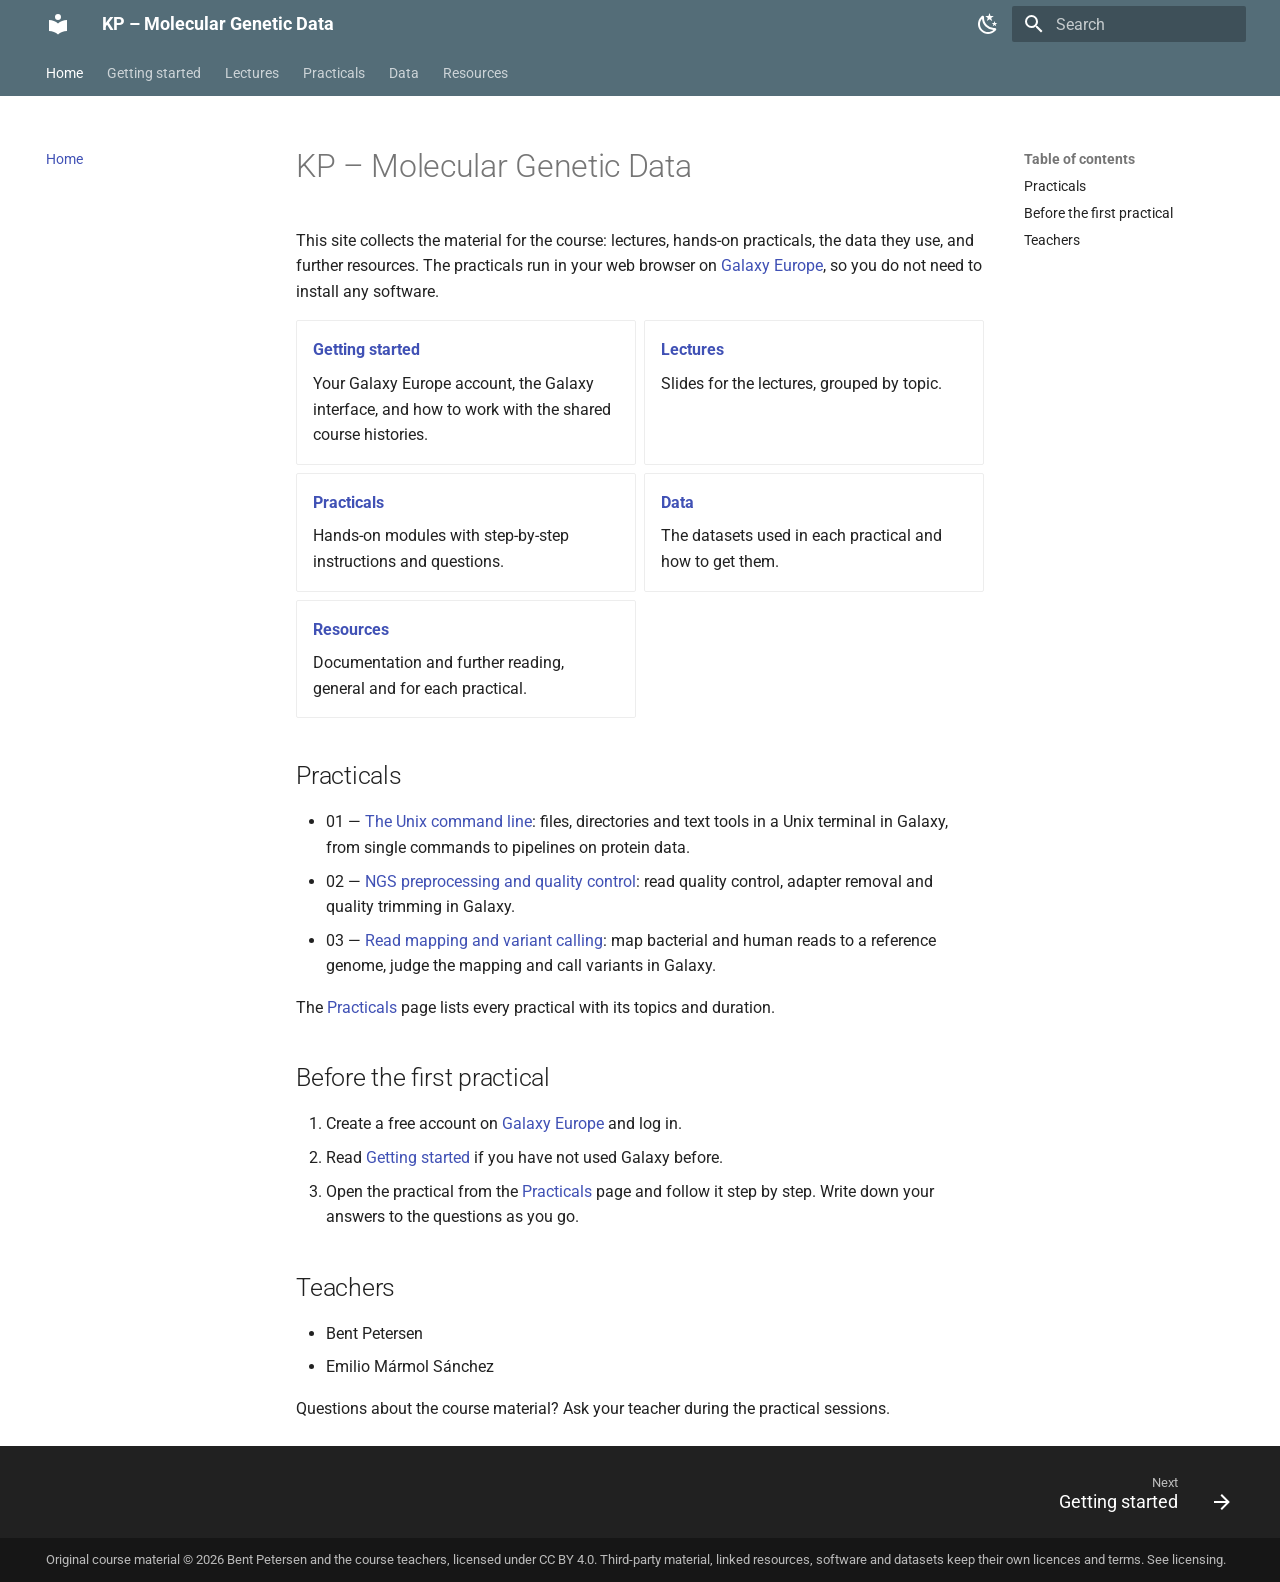
<file: index.html>
<!doctype html>
<html lang="en" class="no-js">
  <head>
    
      <meta charset="utf-8">
      <meta name="viewport" content="width=device-width,initial-scale=1">
      
        <meta name="description" content="Lectures, hands-on exercises, data and Galaxy instructions for the KP – Molecular Genetic Data course.">
      
      
        <meta name="author" content="Bent Petersen">
      
      
        <link rel="canonical" href="https://bentpetersendk.github.io/KP-Molecular-Genetic-Data/">
      
      
      
        <link rel="next" href="galaxy/">
      
      
        
      
      
      <link rel="icon" href="assets/images/favicon.png">
      <meta name="generator" content="mkdocs-1.6.1, mkdocs-material-9.7.7">
    
    
      
        <title>Home - KP – Molecular Genetic Data</title>
      
    
    
      <link rel="stylesheet" href="assets/stylesheets/main.ec1eaa64.min.css">
      
        
        <link rel="stylesheet" href="assets/stylesheets/palette.ab4e12ef.min.css">
      
      


    
    
      
    
    
      
        
        
        <link rel="preconnect" href="https://fonts.gstatic.com" crossorigin>
        <link rel="stylesheet" href="https://fonts.googleapis.com/css?family=Roboto:300,300i,400,400i,700,700i%7CRoboto+Mono:400,400i,700,700i&display=fallback">
        <style>:root{--md-text-font:"Roboto";--md-code-font:"Roboto Mono"}</style>
      
    
    
      <link rel="stylesheet" href="assets/extra.css">
    
    <script>__md_scope=new URL(".",location),__md_hash=e=>[...e].reduce(((e,_)=>(e<<5)-e+_.charCodeAt(0)),0),__md_get=(e,_=localStorage,t=__md_scope)=>JSON.parse(_.getItem(t.pathname+"."+e)),__md_set=(e,_,t=localStorage,a=__md_scope)=>{try{t.setItem(a.pathname+"."+e,JSON.stringify(_))}catch(e){}}</script>
    
      

    
    
  </head>
  
  
    
    
      
    
    
    
    
    <body dir="ltr" data-md-color-scheme="default" data-md-color-primary="blue-grey" data-md-color-accent="indigo">
  
    
    <input class="md-toggle" data-md-toggle="drawer" type="checkbox" id="__drawer" autocomplete="off">
    <input class="md-toggle" data-md-toggle="search" type="checkbox" id="__search" autocomplete="off">
    <label class="md-overlay" for="__drawer"></label>
    <div data-md-component="skip">
      
        
        <a href="#kp-molecular-genetic-data" class="md-skip">
          Skip to content
        </a>
      
    </div>
    <div data-md-component="announce">
      
    </div>
    
    
      

<header class="md-header" data-md-component="header">
  <nav class="md-header__inner md-grid" aria-label="Header">
    <a href="." title="KP – Molecular Genetic Data" class="md-header__button md-logo" aria-label="KP – Molecular Genetic Data" data-md-component="logo">
      
  
  <svg xmlns="http://www.w3.org/2000/svg" viewBox="0 0 24 24"><path d="M12 8a3 3 0 0 0 3-3 3 3 0 0 0-3-3 3 3 0 0 0-3 3 3 3 0 0 0 3 3m0 3.54C9.64 9.35 6.5 8 3 8v11c3.5 0 6.64 1.35 9 3.54 2.36-2.19 5.5-3.54 9-3.54V8c-3.5 0-6.64 1.35-9 3.54"/></svg>

    </a>
    <label class="md-header__button md-icon" for="__drawer">
      
      <svg xmlns="http://www.w3.org/2000/svg" viewBox="0 0 24 24"><path d="M3 6h18v2H3zm0 5h18v2H3zm0 5h18v2H3z"/></svg>
    </label>
    <div class="md-header__title" data-md-component="header-title">
      <div class="md-header__ellipsis">
        <div class="md-header__topic">
          <span class="md-ellipsis">
            KP – Molecular Genetic Data
          </span>
        </div>
        <div class="md-header__topic" data-md-component="header-topic">
          <span class="md-ellipsis">
            
              Home
            
          </span>
        </div>
      </div>
    </div>
    
      
        <form class="md-header__option" data-md-component="palette">
  
    
    
    
    <input class="md-option" data-md-color-media="(prefers-color-scheme: light)" data-md-color-scheme="default" data-md-color-primary="blue-grey" data-md-color-accent="indigo"  aria-label="Switch to dark mode"  type="radio" name="__palette" id="__palette_0">
    
      <label class="md-header__button md-icon" title="Switch to dark mode" for="__palette_1" hidden>
        <svg xmlns="http://www.w3.org/2000/svg" viewBox="0 0 24 24"><path d="m17.75 4.09-2.53 1.94.91 3.06-2.63-1.81-2.63 1.81.91-3.06-2.53-1.94L12.44 4l1.06-3 1.06 3zm3.5 6.91-1.64 1.25.59 1.98-1.7-1.17-1.7 1.17.59-1.98L15.75 11l2.06-.05L18.5 9l.69 1.95zm-2.28 4.95c.83-.08 1.72 1.1 1.19 1.85-.32.45-.66.87-1.08 1.27C15.17 23 8.84 23 4.94 19.07c-3.91-3.9-3.91-10.24 0-14.14.4-.4.82-.76 1.27-1.08.75-.53 1.93.36 1.85 1.19-.27 2.86.69 5.83 2.89 8.02a9.96 9.96 0 0 0 8.02 2.89m-1.64 2.02a12.08 12.08 0 0 1-7.8-3.47c-2.17-2.19-3.33-5-3.49-7.82-2.81 3.14-2.7 7.96.31 10.98 3.02 3.01 7.84 3.12 10.98.31"/></svg>
      </label>
    
  
    
    
    
    <input class="md-option" data-md-color-media="(prefers-color-scheme: dark)" data-md-color-scheme="slate" data-md-color-primary="blue-grey" data-md-color-accent="indigo"  aria-label="Switch to light mode"  type="radio" name="__palette" id="__palette_1">
    
      <label class="md-header__button md-icon" title="Switch to light mode" for="__palette_0" hidden>
        <svg xmlns="http://www.w3.org/2000/svg" viewBox="0 0 24 24"><path d="M12 7a5 5 0 0 1 5 5 5 5 0 0 1-5 5 5 5 0 0 1-5-5 5 5 0 0 1 5-5m0 2a3 3 0 0 0-3 3 3 3 0 0 0 3 3 3 3 0 0 0 3-3 3 3 0 0 0-3-3m0-7 2.39 3.42C13.65 5.15 12.84 5 12 5s-1.65.15-2.39.42zM3.34 7l4.16-.35A7.2 7.2 0 0 0 5.94 8.5c-.44.74-.69 1.5-.83 2.29zm.02 10 1.76-3.77a7.131 7.131 0 0 0 2.38 4.14zM20.65 7l-1.77 3.79a7.02 7.02 0 0 0-2.38-4.15zm-.01 10-4.14.36c.59-.51 1.12-1.14 1.54-1.86.42-.73.69-1.5.83-2.29zM12 22l-2.41-3.44c.74.27 1.55.44 2.41.44.82 0 1.63-.17 2.37-.44z"/></svg>
      </label>
    
  
</form>
      
    
    
      <script>var palette=__md_get("__palette");if(palette&&palette.color){if("(prefers-color-scheme)"===palette.color.media){var media=matchMedia("(prefers-color-scheme: light)"),input=document.querySelector(media.matches?"[data-md-color-media='(prefers-color-scheme: light)']":"[data-md-color-media='(prefers-color-scheme: dark)']");palette.color.media=input.getAttribute("data-md-color-media"),palette.color.scheme=input.getAttribute("data-md-color-scheme"),palette.color.primary=input.getAttribute("data-md-color-primary"),palette.color.accent=input.getAttribute("data-md-color-accent")}for(var[key,value]of Object.entries(palette.color))document.body.setAttribute("data-md-color-"+key,value)}</script>
    
    
    
      
      
        <label class="md-header__button md-icon" for="__search">
          
          <svg xmlns="http://www.w3.org/2000/svg" viewBox="0 0 24 24"><path d="M9.5 3A6.5 6.5 0 0 1 16 9.5c0 1.61-.59 3.09-1.56 4.23l.27.27h.79l5 5-1.5 1.5-5-5v-.79l-.27-.27A6.52 6.52 0 0 1 9.5 16 6.5 6.5 0 0 1 3 9.5 6.5 6.5 0 0 1 9.5 3m0 2C7 5 5 7 5 9.5S7 14 9.5 14 14 12 14 9.5 12 5 9.5 5"/></svg>
        </label>
        <div class="md-search" data-md-component="search" role="dialog">
  <label class="md-search__overlay" for="__search"></label>
  <div class="md-search__inner" role="search">
    <form class="md-search__form" name="search">
      <input type="text" class="md-search__input" name="query" aria-label="Search" placeholder="Search" autocapitalize="off" autocorrect="off" autocomplete="off" spellcheck="false" data-md-component="search-query" required>
      <label class="md-search__icon md-icon" for="__search">
        
        <svg xmlns="http://www.w3.org/2000/svg" viewBox="0 0 24 24"><path d="M9.5 3A6.5 6.5 0 0 1 16 9.5c0 1.61-.59 3.09-1.56 4.23l.27.27h.79l5 5-1.5 1.5-5-5v-.79l-.27-.27A6.52 6.52 0 0 1 9.5 16 6.5 6.5 0 0 1 3 9.5 6.5 6.5 0 0 1 9.5 3m0 2C7 5 5 7 5 9.5S7 14 9.5 14 14 12 14 9.5 12 5 9.5 5"/></svg>
        
        <svg xmlns="http://www.w3.org/2000/svg" viewBox="0 0 24 24"><path d="M20 11v2H8l5.5 5.5-1.42 1.42L4.16 12l7.92-7.92L13.5 5.5 8 11z"/></svg>
      </label>
      <nav class="md-search__options" aria-label="Search">
        
        <button type="reset" class="md-search__icon md-icon" title="Clear" aria-label="Clear" tabindex="-1">
          
          <svg xmlns="http://www.w3.org/2000/svg" viewBox="0 0 24 24"><path d="M19 6.41 17.59 5 12 10.59 6.41 5 5 6.41 10.59 12 5 17.59 6.41 19 12 13.41 17.59 19 19 17.59 13.41 12z"/></svg>
        </button>
      </nav>
      
    </form>
    <div class="md-search__output">
      <div class="md-search__scrollwrap" tabindex="0" data-md-scrollfix>
        <div class="md-search-result" data-md-component="search-result">
          <div class="md-search-result__meta">
            Initializing search
          </div>
          <ol class="md-search-result__list" role="presentation"></ol>
        </div>
      </div>
    </div>
  </div>
</div>
      
    
    
  </nav>
  
</header>
    
    <div class="md-container" data-md-component="container">
      
      
        
          
            
<nav class="md-tabs" aria-label="Tabs" data-md-component="tabs">
  <div class="md-grid">
    <ul class="md-tabs__list">
      
        
  
  
  
    
  
  
    <li class="md-tabs__item md-tabs__item--active">
      <a href="." class="md-tabs__link">
        
  
  
    
  
  Home

      </a>
    </li>
  

      
        
  
  
  
  
    <li class="md-tabs__item">
      <a href="galaxy/" class="md-tabs__link">
        
  
  
    
  
  Getting started

      </a>
    </li>
  

      
        
  
  
  
  
    <li class="md-tabs__item">
      <a href="lectures/" class="md-tabs__link">
        
  
  
    
  
  Lectures

      </a>
    </li>
  

      
        
  
  
  
  
    
    
      <li class="md-tabs__item">
        <a href="exercises/" class="md-tabs__link">
          
  
  
    
  
  Practicals

        </a>
      </li>
    
  

      
        
  
  
  
  
    <li class="md-tabs__item">
      <a href="data/" class="md-tabs__link">
        
  
  
    
  
  Data

      </a>
    </li>
  

      
        
  
  
  
  
    <li class="md-tabs__item">
      <a href="resources/" class="md-tabs__link">
        
  
  
    
  
  Resources

      </a>
    </li>
  

      
    </ul>
  </div>
</nav>
          
        
      
      <main class="md-main" data-md-component="main">
        <div class="md-main__inner md-grid">
          
            
              
              <div class="md-sidebar md-sidebar--primary" data-md-component="sidebar" data-md-type="navigation" >
                <div class="md-sidebar__scrollwrap">
                  <div class="md-sidebar__inner">
                    


  


<nav class="md-nav md-nav--primary md-nav--lifted" aria-label="Navigation" data-md-level="0">
  <label class="md-nav__title" for="__drawer">
    <a href="." title="KP – Molecular Genetic Data" class="md-nav__button md-logo" aria-label="KP – Molecular Genetic Data" data-md-component="logo">
      
  
  <svg xmlns="http://www.w3.org/2000/svg" viewBox="0 0 24 24"><path d="M12 8a3 3 0 0 0 3-3 3 3 0 0 0-3-3 3 3 0 0 0-3 3 3 3 0 0 0 3 3m0 3.54C9.64 9.35 6.5 8 3 8v11c3.5 0 6.64 1.35 9 3.54 2.36-2.19 5.5-3.54 9-3.54V8c-3.5 0-6.64 1.35-9 3.54"/></svg>

    </a>
    KP – Molecular Genetic Data
  </label>
  
  <ul class="md-nav__list" data-md-scrollfix>
    
      
      
  
  
    
  
  
  
    <li class="md-nav__item md-nav__item--active">
      
      <input class="md-nav__toggle md-toggle" type="checkbox" id="__toc">
      
      
        
      
      
        <label class="md-nav__link md-nav__link--active" for="__toc">
          
  
  
  <span class="md-ellipsis">
    
  
    Home
  

    
  </span>
  
  

          <span class="md-nav__icon md-icon"></span>
        </label>
      
      <a href="." class="md-nav__link md-nav__link--active">
        
  
  
  <span class="md-ellipsis">
    
  
    Home
  

    
  </span>
  
  

      </a>
      
        

<nav class="md-nav md-nav--secondary" aria-label="Table of contents">
  
  
  
    
  
  
    <label class="md-nav__title" for="__toc">
      <span class="md-nav__icon md-icon"></span>
      Table of contents
    </label>
    <ul class="md-nav__list" data-md-component="toc" data-md-scrollfix>
      
        <li class="md-nav__item">
  <a href="#practicals" class="md-nav__link">
    <span class="md-ellipsis">
      
        Practicals
      
    </span>
  </a>
  
</li>
      
        <li class="md-nav__item">
  <a href="#before-the-first-practical" class="md-nav__link">
    <span class="md-ellipsis">
      
        Before the first practical
      
    </span>
  </a>
  
</li>
      
        <li class="md-nav__item">
  <a href="#teachers" class="md-nav__link">
    <span class="md-ellipsis">
      
        Teachers
      
    </span>
  </a>
  
</li>
      
    </ul>
  
</nav>
      
    </li>
  

    
      
      
  
  
  
  
    <li class="md-nav__item">
      <a href="galaxy/" class="md-nav__link">
        
  
  
  <span class="md-ellipsis">
    
  
    Getting started
  

    
  </span>
  
  

      </a>
    </li>
  

    
      
      
  
  
  
  
    <li class="md-nav__item">
      <a href="lectures/" class="md-nav__link">
        
  
  
  <span class="md-ellipsis">
    
  
    Lectures
  

    
  </span>
  
  

      </a>
    </li>
  

    
      
      
  
  
  
  
    
    
      
        
          
        
      
        
      
        
      
        
      
    
    
    
      
      
        
      
    
    
    <li class="md-nav__item md-nav__item--nested">
      
        
        
        <input class="md-nav__toggle md-toggle " type="checkbox" id="__nav_4" >
        
          
          <div class="md-nav__link md-nav__container">
            <a href="exercises/" class="md-nav__link ">
              
  
  
  <span class="md-ellipsis">
    
  
    Practicals
  

    
  </span>
  
  

            </a>
            
              
              <label class="md-nav__link " for="__nav_4" id="__nav_4_label" tabindex="0">
                <span class="md-nav__icon md-icon"></span>
              </label>
            
          </div>
        
        <nav class="md-nav" data-md-level="1" aria-labelledby="__nav_4_label" aria-expanded="false">
          <label class="md-nav__title" for="__nav_4">
            <span class="md-nav__icon md-icon"></span>
            
  
    Practicals
  

          </label>
          <ul class="md-nav__list" data-md-scrollfix>
            
              
            
              
                
  
  
  
  
    <li class="md-nav__item">
      <a href="exercises/unix-command-line/" class="md-nav__link">
        
  
  
  <span class="md-ellipsis">
    
  
    The Unix command line
  

    
  </span>
  
  

      </a>
    </li>
  

              
            
              
                
  
  
  
  
    <li class="md-nav__item">
      <a href="exercises/ngs-preprocessing/" class="md-nav__link">
        
  
  
  <span class="md-ellipsis">
    
  
    NGS preprocessing and quality control
  

    
  </span>
  
  

      </a>
    </li>
  

              
            
              
                
  
  
  
  
    <li class="md-nav__item">
      <a href="exercises/read-mapping-variant-calling/" class="md-nav__link">
        
  
  
  <span class="md-ellipsis">
    
  
    Read mapping and variant calling
  

    
  </span>
  
  

      </a>
    </li>
  

              
            
          </ul>
        </nav>
      
    </li>
  

    
      
      
  
  
  
  
    <li class="md-nav__item">
      <a href="data/" class="md-nav__link">
        
  
  
  <span class="md-ellipsis">
    
  
    Data
  

    
  </span>
  
  

      </a>
    </li>
  

    
      
      
  
  
  
  
    <li class="md-nav__item">
      <a href="resources/" class="md-nav__link">
        
  
  
  <span class="md-ellipsis">
    
  
    Resources
  

    
  </span>
  
  

      </a>
    </li>
  

    
  </ul>
</nav>
                  </div>
                </div>
              </div>
            
            
              
              <div class="md-sidebar md-sidebar--secondary" data-md-component="sidebar" data-md-type="toc" >
                <div class="md-sidebar__scrollwrap">
                  <div class="md-sidebar__inner">
                    

<nav class="md-nav md-nav--secondary" aria-label="Table of contents">
  
  
  
    
  
  
    <label class="md-nav__title" for="__toc">
      <span class="md-nav__icon md-icon"></span>
      Table of contents
    </label>
    <ul class="md-nav__list" data-md-component="toc" data-md-scrollfix>
      
        <li class="md-nav__item">
  <a href="#practicals" class="md-nav__link">
    <span class="md-ellipsis">
      
        Practicals
      
    </span>
  </a>
  
</li>
      
        <li class="md-nav__item">
  <a href="#before-the-first-practical" class="md-nav__link">
    <span class="md-ellipsis">
      
        Before the first practical
      
    </span>
  </a>
  
</li>
      
        <li class="md-nav__item">
  <a href="#teachers" class="md-nav__link">
    <span class="md-ellipsis">
      
        Teachers
      
    </span>
  </a>
  
</li>
      
    </ul>
  
</nav>
                  </div>
                </div>
              </div>
            
          
          
            <div class="md-content" data-md-component="content">
              
              <article class="md-content__inner md-typeset">
                
                  



<h1 id="kp-molecular-genetic-data">KP – Molecular Genetic Data<a class="headerlink" href="#kp-molecular-genetic-data" title="Permanent link">&para;</a></h1>
<!-- TODO(instructors): add the course code, semester and a short course description. -->

<p>This site collects the material for the course: lectures, hands-on practicals, the data they use, and further resources.
The practicals run in your web browser on <a href="https://usegalaxy.eu" target="_blank" rel="noopener noreferrer">Galaxy Europe</a>, so you do not need to install any software.</p>
<div class="grid cards">
<ul>
<li>
<p><strong><a href="galaxy/">Getting started</a></strong></p>
<p>Your Galaxy Europe account, the Galaxy interface, and how to work with the shared course histories.</p>
</li>
<li>
<p><strong><a href="lectures/">Lectures</a></strong></p>
<p>Slides for the lectures, grouped by topic.</p>
</li>
<li>
<p><strong><a href="exercises/">Practicals</a></strong></p>
<p>Hands-on modules with step-by-step instructions and questions.</p>
</li>
<li>
<p><strong><a href="data/">Data</a></strong></p>
<p>The datasets used in each practical and how to get them.</p>
</li>
<li>
<p><strong><a href="resources/">Resources</a></strong></p>
<p>Documentation and further reading, general and for each practical.</p>
</li>
</ul>
</div>
<h2 id="practicals">Practicals<a class="headerlink" href="#practicals" title="Permanent link">&para;</a></h2>
<ul>
<li>01 — <a href="exercises/unix-command-line/">The Unix command line</a>: files, directories and text tools in a Unix terminal in Galaxy, from single commands to pipelines on protein data.</li>
<li>02 — <a href="exercises/ngs-preprocessing/">NGS preprocessing and quality control</a>: read quality control, adapter removal and quality trimming in Galaxy.</li>
<li>03 — <a href="exercises/read-mapping-variant-calling/">Read mapping and variant calling</a>: map bacterial and human reads to a reference genome, judge the mapping and call variants in Galaxy.</li>
</ul>
<p>The <a href="exercises/">Practicals</a> page lists every practical with its topics and duration.</p>
<h2 id="before-the-first-practical">Before the first practical<a class="headerlink" href="#before-the-first-practical" title="Permanent link">&para;</a></h2>
<ol>
<li>Create a free account on <a href="https://usegalaxy.eu/login/start" target="_blank" rel="noopener noreferrer">Galaxy Europe</a> and log in.</li>
<li>Read <a href="galaxy/">Getting started</a> if you have not used Galaxy before.</li>
<li>Open the practical from the <a href="exercises/">Practicals</a> page and follow it step by step.
   Write down your answers to the questions as you go.</li>
</ol>
<h2 id="teachers">Teachers<a class="headerlink" href="#teachers" title="Permanent link">&para;</a></h2>
<ul>
<li>Bent Petersen</li>
<li>Emilio Mármol Sánchez</li>
</ul>
<!-- TODO(instructors): add co-teachers here. -->

<p>Questions about the course material? Ask your teacher during the practical sessions.</p>







  
  






                
              </article>
            </div>
          
          
<script>var target=document.getElementById(location.hash.slice(1));target&&target.name&&(target.checked=target.name.startsWith("__tabbed_"))</script>
        </div>
        
          <button type="button" class="md-top md-icon" data-md-component="top" hidden>
  
  <svg xmlns="http://www.w3.org/2000/svg" viewBox="0 0 24 24"><path d="M13 20h-2V8l-5.5 5.5-1.42-1.42L12 4.16l7.92 7.92-1.42 1.42L13 8z"/></svg>
  Back to top
</button>
        
      </main>
      
        <footer class="md-footer">
  
    
      
      <nav class="md-footer__inner md-grid" aria-label="Footer" >
        
        
          
          <a href="galaxy/" class="md-footer__link md-footer__link--next" aria-label="Next: Getting started">
            <div class="md-footer__title">
              <span class="md-footer__direction">
                Next
              </span>
              <div class="md-ellipsis">
                Getting started
              </div>
            </div>
            <div class="md-footer__button md-icon">
              
              <svg xmlns="http://www.w3.org/2000/svg" viewBox="0 0 24 24"><path d="M4 11v2h12l-5.5 5.5 1.42 1.42L19.84 12l-7.92-7.92L10.5 5.5 16 11z"/></svg>
            </div>
          </a>
        
      </nav>
    
  
  <div class="md-footer-meta md-typeset">
    <div class="md-footer-meta__inner md-grid">
      <div class="md-copyright">
  
    <div class="md-copyright__highlight">
      Original course material © 2026 Bent Petersen and the course teachers, licensed under <a href="https://creativecommons.org/licenses/by/4.0/">CC BY 4.0</a>. Third-party material, linked resources, software and datasets keep their own licences and terms. See <a href="https://github.com/bentpetersendk/KP-Molecular-Genetic-Data/blob/main/LICENSE.md">licensing</a>.
    </div>
  
  
</div>
      
    </div>
  </div>
</footer>
      
    </div>
    <div class="md-dialog" data-md-component="dialog">
      <div class="md-dialog__inner md-typeset"></div>
    </div>
    
    
    
      
      
      <script id="__config" type="application/json">{"annotate": null, "base": ".", "features": ["navigation.tabs", "navigation.sections", "navigation.top", "navigation.footer", "navigation.indexes", "toc.follow", "search.highlight", "content.code.copy"], "search": "assets/javascripts/workers/search.2c215733.min.js", "tags": null, "translations": {"clipboard.copied": "Copied to clipboard", "clipboard.copy": "Copy to clipboard", "search.result.more.one": "1 more on this page", "search.result.more.other": "# more on this page", "search.result.none": "No matching documents", "search.result.one": "1 matching document", "search.result.other": "# matching documents", "search.result.placeholder": "Type to start searching", "search.result.term.missing": "Missing", "select.version": "Select version"}, "version": null}</script>
    
    
      <script src="assets/javascripts/bundle.d7400e89.min.js"></script>
      
    
  </body>
</html>
</file>
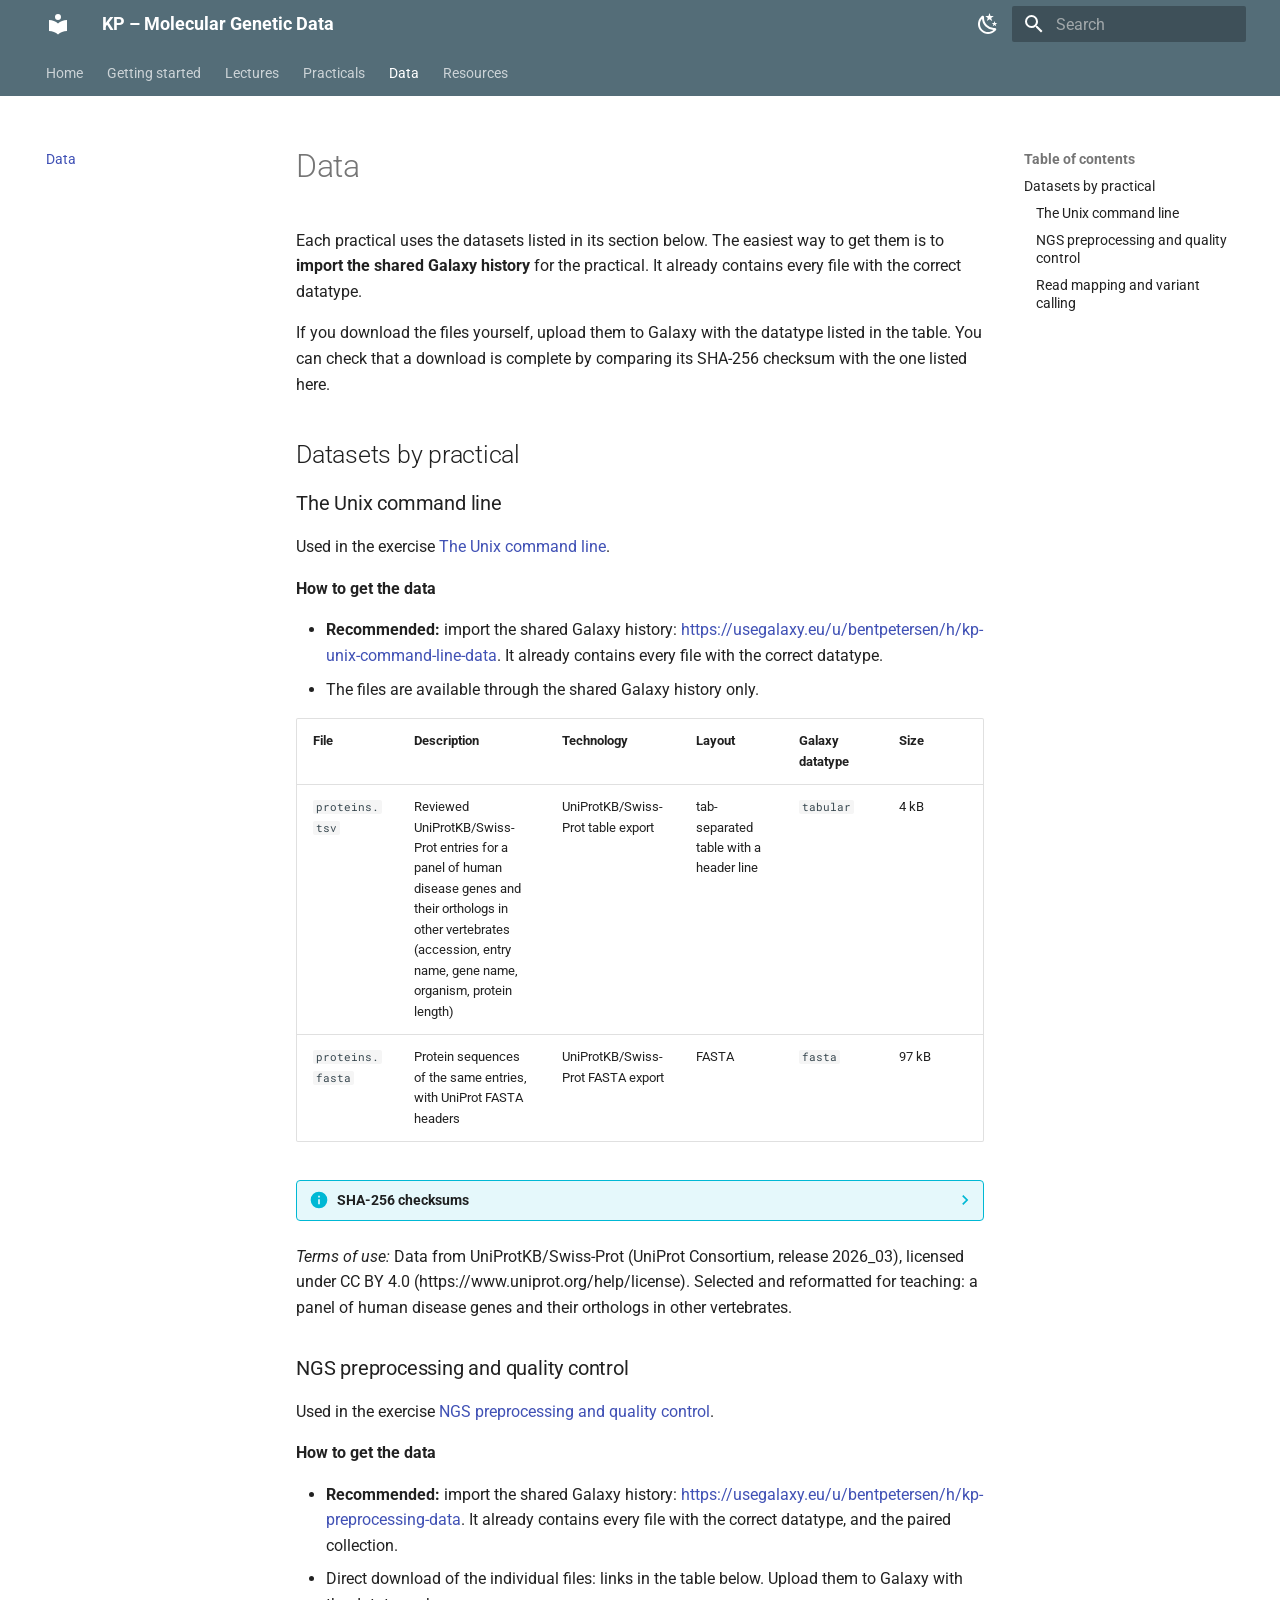
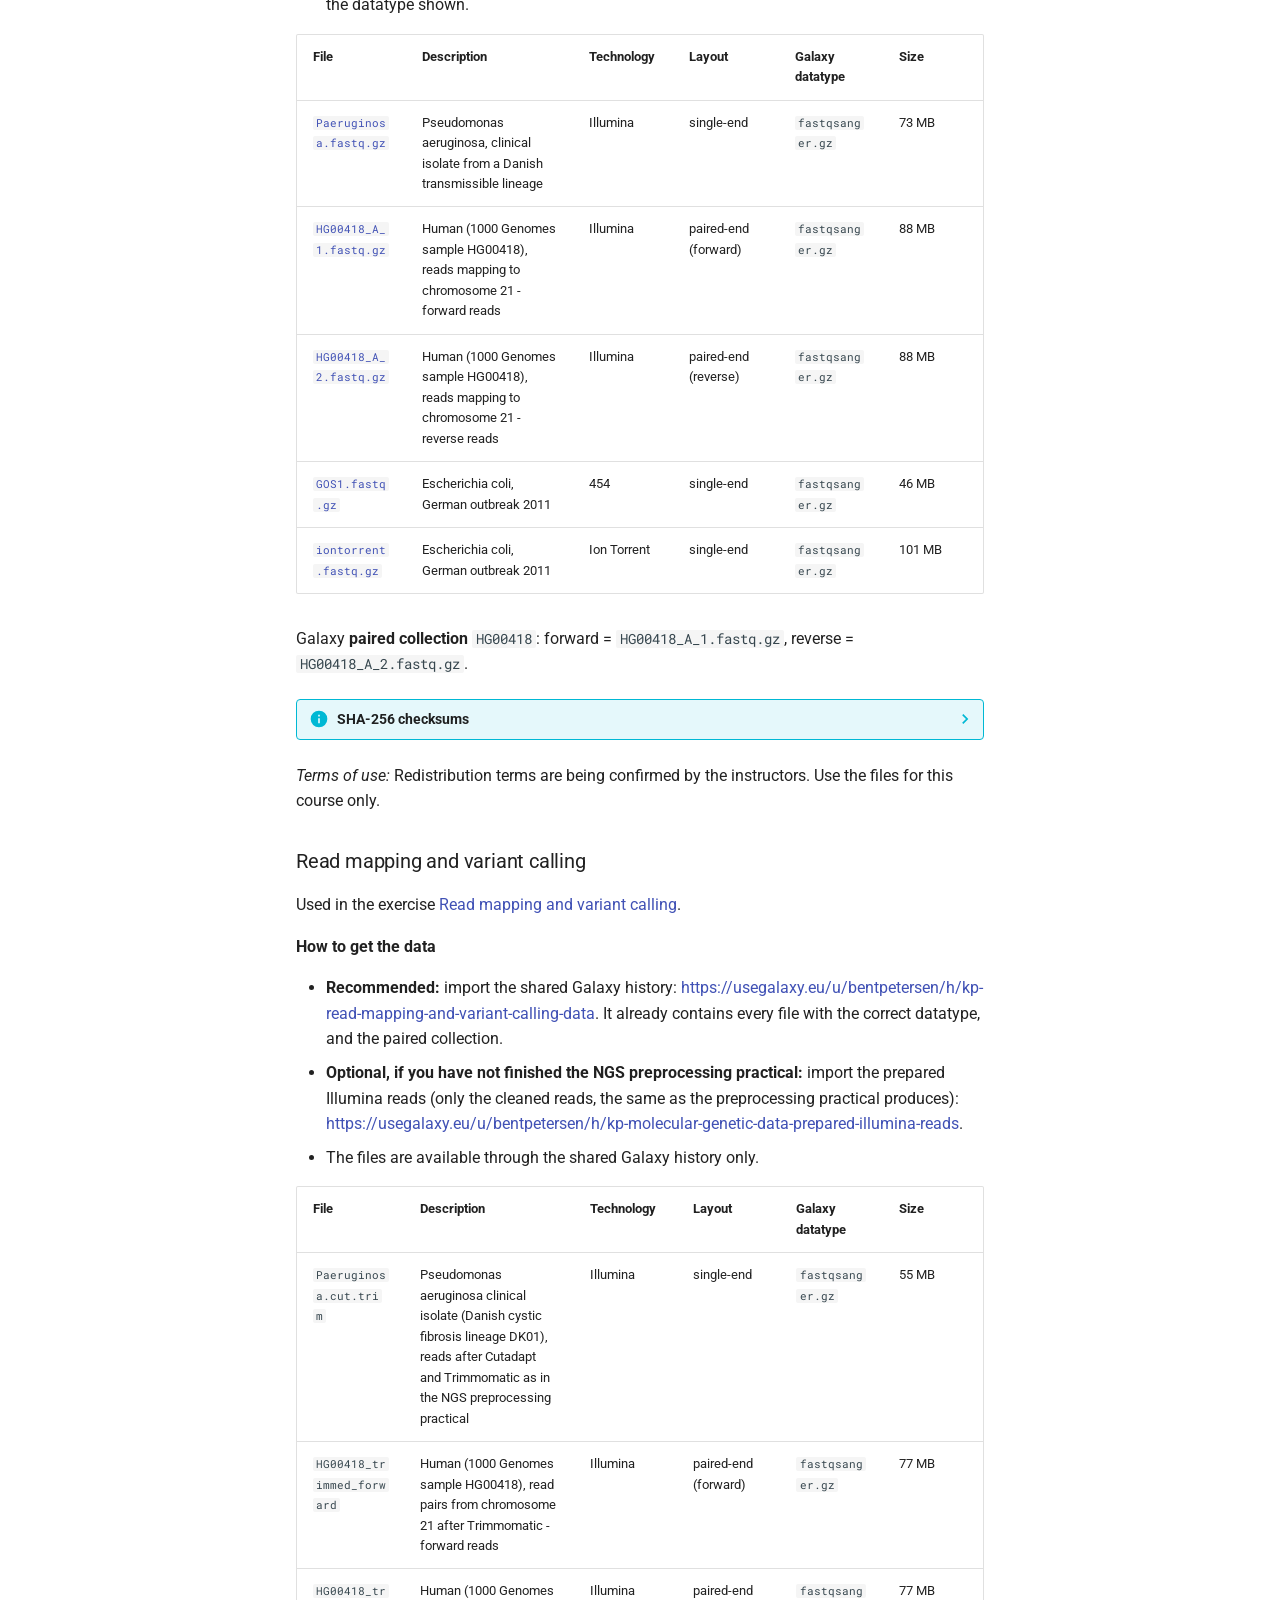
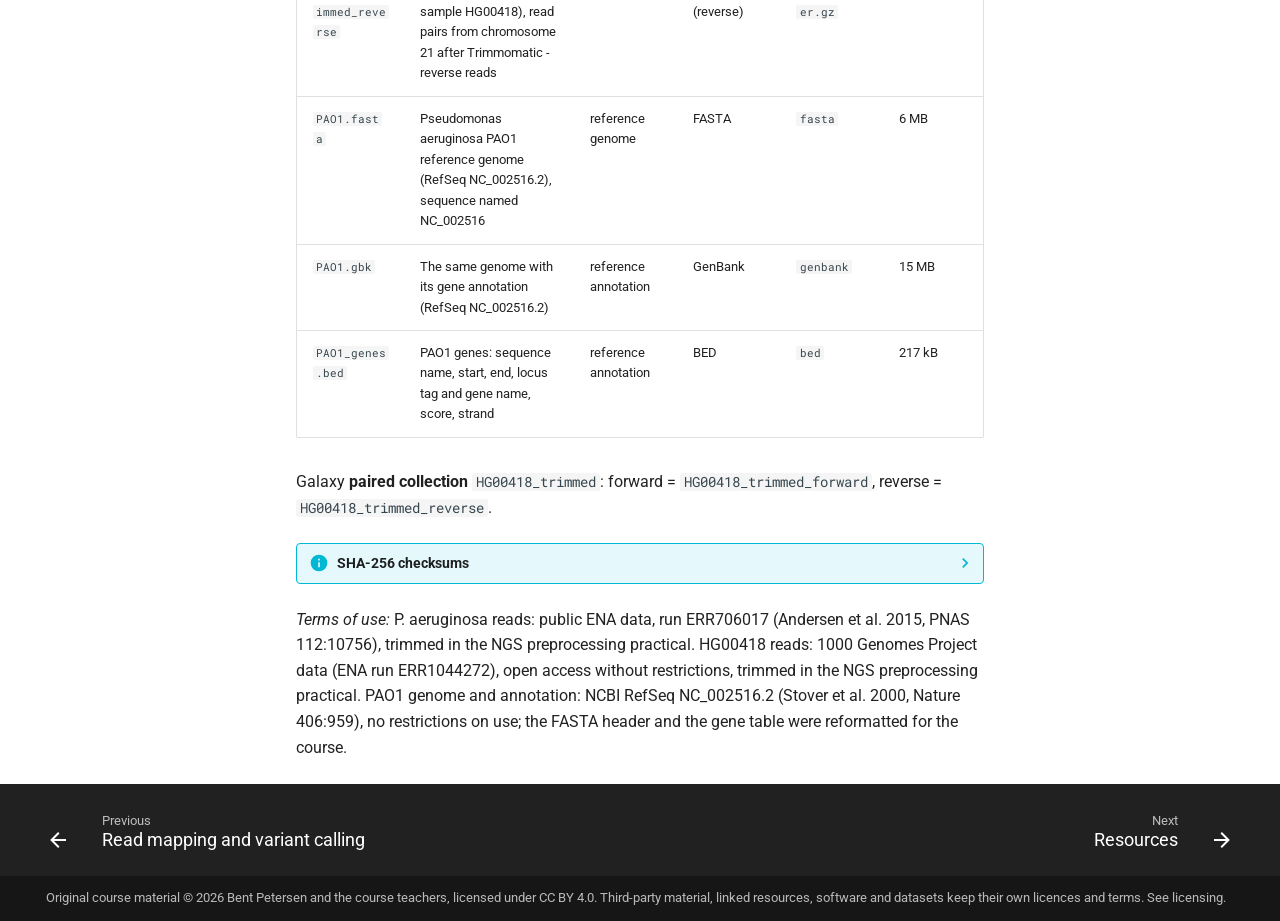
<file: data/index.html>
<!doctype html>
<html lang="en" class="no-js">
  <head>
    
      <meta charset="utf-8">
      <meta name="viewport" content="width=device-width,initial-scale=1">
      
        <meta name="description" content="Lectures, hands-on exercises, data and Galaxy instructions for the KP – Molecular Genetic Data course.">
      
      
        <meta name="author" content="Bent Petersen">
      
      
        <link rel="canonical" href="https://bentpetersendk.github.io/KP-Molecular-Genetic-Data/data/">
      
      
        <link rel="prev" href="../exercises/read-mapping-variant-calling/">
      
      
        <link rel="next" href="../resources/">
      
      
        
      
      
      <link rel="icon" href="../assets/images/favicon.png">
      <meta name="generator" content="mkdocs-1.6.1, mkdocs-material-9.7.7">
    
    
      
        <title>Data - KP – Molecular Genetic Data</title>
      
    
    
      <link rel="stylesheet" href="../assets/stylesheets/main.ec1eaa64.min.css">
      
        
        <link rel="stylesheet" href="../assets/stylesheets/palette.ab4e12ef.min.css">
      
      


    
    
      
    
    
      
        
        
        <link rel="preconnect" href="https://fonts.gstatic.com" crossorigin>
        <link rel="stylesheet" href="https://fonts.googleapis.com/css?family=Roboto:300,300i,400,400i,700,700i%7CRoboto+Mono:400,400i,700,700i&display=fallback">
        <style>:root{--md-text-font:"Roboto";--md-code-font:"Roboto Mono"}</style>
      
    
    
      <link rel="stylesheet" href="../assets/extra.css">
    
    <script>__md_scope=new URL("..",location),__md_hash=e=>[...e].reduce(((e,_)=>(e<<5)-e+_.charCodeAt(0)),0),__md_get=(e,_=localStorage,t=__md_scope)=>JSON.parse(_.getItem(t.pathname+"."+e)),__md_set=(e,_,t=localStorage,a=__md_scope)=>{try{t.setItem(a.pathname+"."+e,JSON.stringify(_))}catch(e){}}</script>
    
      

    
    
  </head>
  
  
    
    
      
    
    
    
    
    <body dir="ltr" data-md-color-scheme="default" data-md-color-primary="blue-grey" data-md-color-accent="indigo">
  
    
    <input class="md-toggle" data-md-toggle="drawer" type="checkbox" id="__drawer" autocomplete="off">
    <input class="md-toggle" data-md-toggle="search" type="checkbox" id="__search" autocomplete="off">
    <label class="md-overlay" for="__drawer"></label>
    <div data-md-component="skip">
      
        
        <a href="#data" class="md-skip">
          Skip to content
        </a>
      
    </div>
    <div data-md-component="announce">
      
    </div>
    
    
      

<header class="md-header" data-md-component="header">
  <nav class="md-header__inner md-grid" aria-label="Header">
    <a href=".." title="KP – Molecular Genetic Data" class="md-header__button md-logo" aria-label="KP – Molecular Genetic Data" data-md-component="logo">
      
  
  <svg xmlns="http://www.w3.org/2000/svg" viewBox="0 0 24 24"><path d="M12 8a3 3 0 0 0 3-3 3 3 0 0 0-3-3 3 3 0 0 0-3 3 3 3 0 0 0 3 3m0 3.54C9.64 9.35 6.5 8 3 8v11c3.5 0 6.64 1.35 9 3.54 2.36-2.19 5.5-3.54 9-3.54V8c-3.5 0-6.64 1.35-9 3.54"/></svg>

    </a>
    <label class="md-header__button md-icon" for="__drawer">
      
      <svg xmlns="http://www.w3.org/2000/svg" viewBox="0 0 24 24"><path d="M3 6h18v2H3zm0 5h18v2H3zm0 5h18v2H3z"/></svg>
    </label>
    <div class="md-header__title" data-md-component="header-title">
      <div class="md-header__ellipsis">
        <div class="md-header__topic">
          <span class="md-ellipsis">
            KP – Molecular Genetic Data
          </span>
        </div>
        <div class="md-header__topic" data-md-component="header-topic">
          <span class="md-ellipsis">
            
              Data
            
          </span>
        </div>
      </div>
    </div>
    
      
        <form class="md-header__option" data-md-component="palette">
  
    
    
    
    <input class="md-option" data-md-color-media="(prefers-color-scheme: light)" data-md-color-scheme="default" data-md-color-primary="blue-grey" data-md-color-accent="indigo"  aria-label="Switch to dark mode"  type="radio" name="__palette" id="__palette_0">
    
      <label class="md-header__button md-icon" title="Switch to dark mode" for="__palette_1" hidden>
        <svg xmlns="http://www.w3.org/2000/svg" viewBox="0 0 24 24"><path d="m17.75 4.09-2.53 1.94.91 3.06-2.63-1.81-2.63 1.81.91-3.06-2.53-1.94L12.44 4l1.06-3 1.06 3zm3.5 6.91-1.64 1.25.59 1.98-1.7-1.17-1.7 1.17.59-1.98L15.75 11l2.06-.05L18.5 9l.69 1.95zm-2.28 4.95c.83-.08 1.72 1.1 1.19 1.85-.32.45-.66.87-1.08 1.27C15.17 23 8.84 23 4.94 19.07c-3.91-3.9-3.91-10.24 0-14.14.4-.4.82-.76 1.27-1.08.75-.53 1.93.36 1.85 1.19-.27 2.86.69 5.83 2.89 8.02a9.96 9.96 0 0 0 8.02 2.89m-1.64 2.02a12.08 12.08 0 0 1-7.8-3.47c-2.17-2.19-3.33-5-3.49-7.82-2.81 3.14-2.7 7.96.31 10.98 3.02 3.01 7.84 3.12 10.98.31"/></svg>
      </label>
    
  
    
    
    
    <input class="md-option" data-md-color-media="(prefers-color-scheme: dark)" data-md-color-scheme="slate" data-md-color-primary="blue-grey" data-md-color-accent="indigo"  aria-label="Switch to light mode"  type="radio" name="__palette" id="__palette_1">
    
      <label class="md-header__button md-icon" title="Switch to light mode" for="__palette_0" hidden>
        <svg xmlns="http://www.w3.org/2000/svg" viewBox="0 0 24 24"><path d="M12 7a5 5 0 0 1 5 5 5 5 0 0 1-5 5 5 5 0 0 1-5-5 5 5 0 0 1 5-5m0 2a3 3 0 0 0-3 3 3 3 0 0 0 3 3 3 3 0 0 0 3-3 3 3 0 0 0-3-3m0-7 2.39 3.42C13.65 5.15 12.84 5 12 5s-1.65.15-2.39.42zM3.34 7l4.16-.35A7.2 7.2 0 0 0 5.94 8.5c-.44.74-.69 1.5-.83 2.29zm.02 10 1.76-3.77a7.131 7.131 0 0 0 2.38 4.14zM20.65 7l-1.77 3.79a7.02 7.02 0 0 0-2.38-4.15zm-.01 10-4.14.36c.59-.51 1.12-1.14 1.54-1.86.42-.73.69-1.5.83-2.29zM12 22l-2.41-3.44c.74.27 1.55.44 2.41.44.82 0 1.63-.17 2.37-.44z"/></svg>
      </label>
    
  
</form>
      
    
    
      <script>var palette=__md_get("__palette");if(palette&&palette.color){if("(prefers-color-scheme)"===palette.color.media){var media=matchMedia("(prefers-color-scheme: light)"),input=document.querySelector(media.matches?"[data-md-color-media='(prefers-color-scheme: light)']":"[data-md-color-media='(prefers-color-scheme: dark)']");palette.color.media=input.getAttribute("data-md-color-media"),palette.color.scheme=input.getAttribute("data-md-color-scheme"),palette.color.primary=input.getAttribute("data-md-color-primary"),palette.color.accent=input.getAttribute("data-md-color-accent")}for(var[key,value]of Object.entries(palette.color))document.body.setAttribute("data-md-color-"+key,value)}</script>
    
    
    
      
      
        <label class="md-header__button md-icon" for="__search">
          
          <svg xmlns="http://www.w3.org/2000/svg" viewBox="0 0 24 24"><path d="M9.5 3A6.5 6.5 0 0 1 16 9.5c0 1.61-.59 3.09-1.56 4.23l.27.27h.79l5 5-1.5 1.5-5-5v-.79l-.27-.27A6.52 6.52 0 0 1 9.5 16 6.5 6.5 0 0 1 3 9.5 6.5 6.5 0 0 1 9.5 3m0 2C7 5 5 7 5 9.5S7 14 9.5 14 14 12 14 9.5 12 5 9.5 5"/></svg>
        </label>
        <div class="md-search" data-md-component="search" role="dialog">
  <label class="md-search__overlay" for="__search"></label>
  <div class="md-search__inner" role="search">
    <form class="md-search__form" name="search">
      <input type="text" class="md-search__input" name="query" aria-label="Search" placeholder="Search" autocapitalize="off" autocorrect="off" autocomplete="off" spellcheck="false" data-md-component="search-query" required>
      <label class="md-search__icon md-icon" for="__search">
        
        <svg xmlns="http://www.w3.org/2000/svg" viewBox="0 0 24 24"><path d="M9.5 3A6.5 6.5 0 0 1 16 9.5c0 1.61-.59 3.09-1.56 4.23l.27.27h.79l5 5-1.5 1.5-5-5v-.79l-.27-.27A6.52 6.52 0 0 1 9.5 16 6.5 6.5 0 0 1 3 9.5 6.5 6.5 0 0 1 9.5 3m0 2C7 5 5 7 5 9.5S7 14 9.5 14 14 12 14 9.5 12 5 9.5 5"/></svg>
        
        <svg xmlns="http://www.w3.org/2000/svg" viewBox="0 0 24 24"><path d="M20 11v2H8l5.5 5.5-1.42 1.42L4.16 12l7.92-7.92L13.5 5.5 8 11z"/></svg>
      </label>
      <nav class="md-search__options" aria-label="Search">
        
        <button type="reset" class="md-search__icon md-icon" title="Clear" aria-label="Clear" tabindex="-1">
          
          <svg xmlns="http://www.w3.org/2000/svg" viewBox="0 0 24 24"><path d="M19 6.41 17.59 5 12 10.59 6.41 5 5 6.41 10.59 12 5 17.59 6.41 19 12 13.41 17.59 19 19 17.59 13.41 12z"/></svg>
        </button>
      </nav>
      
    </form>
    <div class="md-search__output">
      <div class="md-search__scrollwrap" tabindex="0" data-md-scrollfix>
        <div class="md-search-result" data-md-component="search-result">
          <div class="md-search-result__meta">
            Initializing search
          </div>
          <ol class="md-search-result__list" role="presentation"></ol>
        </div>
      </div>
    </div>
  </div>
</div>
      
    
    
  </nav>
  
</header>
    
    <div class="md-container" data-md-component="container">
      
      
        
          
            
<nav class="md-tabs" aria-label="Tabs" data-md-component="tabs">
  <div class="md-grid">
    <ul class="md-tabs__list">
      
        
  
  
  
  
    <li class="md-tabs__item">
      <a href=".." class="md-tabs__link">
        
  
  
    
  
  Home

      </a>
    </li>
  

      
        
  
  
  
  
    <li class="md-tabs__item">
      <a href="../galaxy/" class="md-tabs__link">
        
  
  
    
  
  Getting started

      </a>
    </li>
  

      
        
  
  
  
  
    <li class="md-tabs__item">
      <a href="../lectures/" class="md-tabs__link">
        
  
  
    
  
  Lectures

      </a>
    </li>
  

      
        
  
  
  
  
    
    
      <li class="md-tabs__item">
        <a href="../exercises/" class="md-tabs__link">
          
  
  
    
  
  Practicals

        </a>
      </li>
    
  

      
        
  
  
  
    
  
  
    <li class="md-tabs__item md-tabs__item--active">
      <a href="./" class="md-tabs__link">
        
  
  
    
  
  Data

      </a>
    </li>
  

      
        
  
  
  
  
    <li class="md-tabs__item">
      <a href="../resources/" class="md-tabs__link">
        
  
  
    
  
  Resources

      </a>
    </li>
  

      
    </ul>
  </div>
</nav>
          
        
      
      <main class="md-main" data-md-component="main">
        <div class="md-main__inner md-grid">
          
            
              
              <div class="md-sidebar md-sidebar--primary" data-md-component="sidebar" data-md-type="navigation" >
                <div class="md-sidebar__scrollwrap">
                  <div class="md-sidebar__inner">
                    


  


<nav class="md-nav md-nav--primary md-nav--lifted" aria-label="Navigation" data-md-level="0">
  <label class="md-nav__title" for="__drawer">
    <a href=".." title="KP – Molecular Genetic Data" class="md-nav__button md-logo" aria-label="KP – Molecular Genetic Data" data-md-component="logo">
      
  
  <svg xmlns="http://www.w3.org/2000/svg" viewBox="0 0 24 24"><path d="M12 8a3 3 0 0 0 3-3 3 3 0 0 0-3-3 3 3 0 0 0-3 3 3 3 0 0 0 3 3m0 3.54C9.64 9.35 6.5 8 3 8v11c3.5 0 6.64 1.35 9 3.54 2.36-2.19 5.5-3.54 9-3.54V8c-3.5 0-6.64 1.35-9 3.54"/></svg>

    </a>
    KP – Molecular Genetic Data
  </label>
  
  <ul class="md-nav__list" data-md-scrollfix>
    
      
      
  
  
  
  
    <li class="md-nav__item">
      <a href=".." class="md-nav__link">
        
  
  
  <span class="md-ellipsis">
    
  
    Home
  

    
  </span>
  
  

      </a>
    </li>
  

    
      
      
  
  
  
  
    <li class="md-nav__item">
      <a href="../galaxy/" class="md-nav__link">
        
  
  
  <span class="md-ellipsis">
    
  
    Getting started
  

    
  </span>
  
  

      </a>
    </li>
  

    
      
      
  
  
  
  
    <li class="md-nav__item">
      <a href="../lectures/" class="md-nav__link">
        
  
  
  <span class="md-ellipsis">
    
  
    Lectures
  

    
  </span>
  
  

      </a>
    </li>
  

    
      
      
  
  
  
  
    
    
      
        
          
        
      
        
      
        
      
        
      
    
    
    
      
      
        
      
    
    
    <li class="md-nav__item md-nav__item--nested">
      
        
        
        <input class="md-nav__toggle md-toggle " type="checkbox" id="__nav_4" >
        
          
          <div class="md-nav__link md-nav__container">
            <a href="../exercises/" class="md-nav__link ">
              
  
  
  <span class="md-ellipsis">
    
  
    Practicals
  

    
  </span>
  
  

            </a>
            
              
              <label class="md-nav__link " for="__nav_4" id="__nav_4_label" tabindex="0">
                <span class="md-nav__icon md-icon"></span>
              </label>
            
          </div>
        
        <nav class="md-nav" data-md-level="1" aria-labelledby="__nav_4_label" aria-expanded="false">
          <label class="md-nav__title" for="__nav_4">
            <span class="md-nav__icon md-icon"></span>
            
  
    Practicals
  

          </label>
          <ul class="md-nav__list" data-md-scrollfix>
            
              
            
              
                
  
  
  
  
    <li class="md-nav__item">
      <a href="../exercises/unix-command-line/" class="md-nav__link">
        
  
  
  <span class="md-ellipsis">
    
  
    The Unix command line
  

    
  </span>
  
  

      </a>
    </li>
  

              
            
              
                
  
  
  
  
    <li class="md-nav__item">
      <a href="../exercises/ngs-preprocessing/" class="md-nav__link">
        
  
  
  <span class="md-ellipsis">
    
  
    NGS preprocessing and quality control
  

    
  </span>
  
  

      </a>
    </li>
  

              
            
              
                
  
  
  
  
    <li class="md-nav__item">
      <a href="../exercises/read-mapping-variant-calling/" class="md-nav__link">
        
  
  
  <span class="md-ellipsis">
    
  
    Read mapping and variant calling
  

    
  </span>
  
  

      </a>
    </li>
  

              
            
          </ul>
        </nav>
      
    </li>
  

    
      
      
  
  
    
  
  
  
    <li class="md-nav__item md-nav__item--active">
      
      <input class="md-nav__toggle md-toggle" type="checkbox" id="__toc">
      
      
        
      
      
        <label class="md-nav__link md-nav__link--active" for="__toc">
          
  
  
  <span class="md-ellipsis">
    
  
    Data
  

    
  </span>
  
  

          <span class="md-nav__icon md-icon"></span>
        </label>
      
      <a href="./" class="md-nav__link md-nav__link--active">
        
  
  
  <span class="md-ellipsis">
    
  
    Data
  

    
  </span>
  
  

      </a>
      
        

<nav class="md-nav md-nav--secondary" aria-label="Table of contents">
  
  
  
    
  
  
    <label class="md-nav__title" for="__toc">
      <span class="md-nav__icon md-icon"></span>
      Table of contents
    </label>
    <ul class="md-nav__list" data-md-component="toc" data-md-scrollfix>
      
        <li class="md-nav__item">
  <a href="#datasets-by-practical" class="md-nav__link">
    <span class="md-ellipsis">
      
        Datasets by practical
      
    </span>
  </a>
  
    <nav class="md-nav" aria-label="Datasets by practical">
      <ul class="md-nav__list">
        
          <li class="md-nav__item">
  <a href="#unix-command-line" class="md-nav__link">
    <span class="md-ellipsis">
      
        The Unix command line
      
    </span>
  </a>
  
</li>
        
          <li class="md-nav__item">
  <a href="#ngs-preprocessing" class="md-nav__link">
    <span class="md-ellipsis">
      
        NGS preprocessing and quality control
      
    </span>
  </a>
  
</li>
        
          <li class="md-nav__item">
  <a href="#read-mapping-variant-calling" class="md-nav__link">
    <span class="md-ellipsis">
      
        Read mapping and variant calling
      
    </span>
  </a>
  
</li>
        
      </ul>
    </nav>
  
</li>
      
    </ul>
  
</nav>
      
    </li>
  

    
      
      
  
  
  
  
    <li class="md-nav__item">
      <a href="../resources/" class="md-nav__link">
        
  
  
  <span class="md-ellipsis">
    
  
    Resources
  

    
  </span>
  
  

      </a>
    </li>
  

    
  </ul>
</nav>
                  </div>
                </div>
              </div>
            
            
              
              <div class="md-sidebar md-sidebar--secondary" data-md-component="sidebar" data-md-type="toc" >
                <div class="md-sidebar__scrollwrap">
                  <div class="md-sidebar__inner">
                    

<nav class="md-nav md-nav--secondary" aria-label="Table of contents">
  
  
  
    
  
  
    <label class="md-nav__title" for="__toc">
      <span class="md-nav__icon md-icon"></span>
      Table of contents
    </label>
    <ul class="md-nav__list" data-md-component="toc" data-md-scrollfix>
      
        <li class="md-nav__item">
  <a href="#datasets-by-practical" class="md-nav__link">
    <span class="md-ellipsis">
      
        Datasets by practical
      
    </span>
  </a>
  
    <nav class="md-nav" aria-label="Datasets by practical">
      <ul class="md-nav__list">
        
          <li class="md-nav__item">
  <a href="#unix-command-line" class="md-nav__link">
    <span class="md-ellipsis">
      
        The Unix command line
      
    </span>
  </a>
  
</li>
        
          <li class="md-nav__item">
  <a href="#ngs-preprocessing" class="md-nav__link">
    <span class="md-ellipsis">
      
        NGS preprocessing and quality control
      
    </span>
  </a>
  
</li>
        
          <li class="md-nav__item">
  <a href="#read-mapping-variant-calling" class="md-nav__link">
    <span class="md-ellipsis">
      
        Read mapping and variant calling
      
    </span>
  </a>
  
</li>
        
      </ul>
    </nav>
  
</li>
      
    </ul>
  
</nav>
                  </div>
                </div>
              </div>
            
          
          
            <div class="md-content" data-md-component="content">
              
              <article class="md-content__inner md-typeset">
                
                  



<h1 id="data">Data<a class="headerlink" href="#data" title="Permanent link">&para;</a></h1>
<p>Each practical uses the datasets listed in its section below. The easiest way to get them is to <strong>import the shared Galaxy history</strong> for the practical. It already contains every file with the correct datatype.</p>
<p>If you download the files yourself, upload them to Galaxy with the datatype listed in the table. You can check that a download is complete by comparing its SHA-256 checksum with the one listed here.</p>
<h2 id="datasets-by-practical">Datasets by practical<a class="headerlink" href="#datasets-by-practical" title="Permanent link">&para;</a></h2>
<h3 id="unix-command-line">The Unix command line<a class="headerlink" href="#unix-command-line" title="Permanent link">&para;</a></h3>
<p>Used in the exercise <a href="../exercises/unix-command-line/">The Unix command line</a>.</p>
<p><strong>How to get the data</strong></p>
<ul>
<li><strong>Recommended:</strong> import the shared Galaxy history: <a href="https://usegalaxy.eu/u/bentpetersen/h/kp-unix-command-line-data" target="_blank" rel="noopener noreferrer">https://usegalaxy.eu/u/bentpetersen/h/kp-unix-command-line-data</a>. It already contains every file with the correct datatype.</li>
<li>The files are available through the shared Galaxy history only.</li>
</ul>
<table>
<thead>
<tr>
<th>File</th>
<th>Description</th>
<th>Technology</th>
<th>Layout</th>
<th>Galaxy datatype</th>
<th>Size</th>
</tr>
</thead>
<tbody>
<tr>
<td><code>proteins.tsv</code></td>
<td>Reviewed UniProtKB/Swiss-Prot entries for a panel of human disease genes and their orthologs in other vertebrates (accession, entry name, gene name, organism, protein length)</td>
<td>UniProtKB/Swiss-Prot table export</td>
<td>tab-separated table with a header line</td>
<td><code>tabular</code></td>
<td>4 kB</td>
</tr>
<tr>
<td><code>proteins.fasta</code></td>
<td>Protein sequences of the same entries, with UniProt FASTA headers</td>
<td>UniProtKB/Swiss-Prot FASTA export</td>
<td>FASTA</td>
<td><code>fasta</code></td>
<td>97 kB</td>
</tr>
</tbody>
</table>
<details class="info">
<summary>SHA-256 checksums</summary>
<p>Use these to check that a downloaded file is complete and unchanged (<code>shasum -a 256 &lt;file&gt;</code> on macOS/Linux, <code>certutil -hashfile &lt;file&gt; SHA256</code> on Windows).</p>
<table>
<thead>
<tr>
<th>File</th>
<th>SHA-256</th>
</tr>
</thead>
<tbody>
<tr>
<td><code>proteins.tsv</code></td>
<td><code>fb49c8b42f995b4615413516f24b27e4a540ecce7fa0e7d346f8a63c442e3c7e</code></td>
</tr>
<tr>
<td><code>proteins.fasta</code></td>
<td><code>cfd3c3f805b17257539a25da2c71b036e788989ae020d7116f7f2e18d2594b43</code></td>
</tr>
</tbody>
</table>
</details>
<p><em>Terms of use:</em> Data from UniProtKB/Swiss-Prot (UniProt Consortium, release 2026_03), licensed under CC BY 4.0 (https://www.uniprot.org/help/license). Selected and reformatted for teaching: a panel of human disease genes and their orthologs in other vertebrates.</p>
<h3 id="ngs-preprocessing">NGS preprocessing and quality control<a class="headerlink" href="#ngs-preprocessing" title="Permanent link">&para;</a></h3>
<p>Used in the exercise <a href="../exercises/ngs-preprocessing/">NGS preprocessing and quality control</a>.</p>
<p><strong>How to get the data</strong></p>
<ul>
<li><strong>Recommended:</strong> import the shared Galaxy history: <a href="https://usegalaxy.eu/u/bentpetersen/h/kp-preprocessing-data" target="_blank" rel="noopener noreferrer">https://usegalaxy.eu/u/bentpetersen/h/kp-preprocessing-data</a>. It already contains every file with the correct datatype, and the paired collection.</li>
<li>Direct download of the individual files: links in the table below. Upload them to Galaxy with the datatype shown.</li>
</ul>
<table>
<thead>
<tr>
<th>File</th>
<th>Description</th>
<th>Technology</th>
<th>Layout</th>
<th>Galaxy datatype</th>
<th>Size</th>
</tr>
</thead>
<tbody>
<tr>
<td><a href="https://drive.proton.me/urls/W027KF8G1M#cDuAoLdtPqmx" target="_blank" rel="noopener noreferrer"><code>Paeruginosa.fastq.gz</code></a></td>
<td>Pseudomonas aeruginosa, clinical isolate from a Danish transmissible lineage</td>
<td>Illumina</td>
<td>single-end</td>
<td><code>fastqsanger.gz</code></td>
<td>73 MB</td>
</tr>
<tr>
<td><a href="https://drive.proton.me/urls/YKC92S4D0C#eqraXk4sZ4eA" target="_blank" rel="noopener noreferrer"><code>HG00418_A_1.fastq.gz</code></a></td>
<td>Human (1000 Genomes sample HG00418), reads mapping to chromosome 21 - forward reads</td>
<td>Illumina</td>
<td>paired-end (forward)</td>
<td><code>fastqsanger.gz</code></td>
<td>88 MB</td>
</tr>
<tr>
<td><a href="https://drive.proton.me/urls/24QRXA643G#shiK9tVAuDRl" target="_blank" rel="noopener noreferrer"><code>HG00418_A_2.fastq.gz</code></a></td>
<td>Human (1000 Genomes sample HG00418), reads mapping to chromosome 21 - reverse reads</td>
<td>Illumina</td>
<td>paired-end (reverse)</td>
<td><code>fastqsanger.gz</code></td>
<td>88 MB</td>
</tr>
<tr>
<td><a href="https://drive.proton.me/urls/V0WAE9774C#lFyqJi4gbQzr" target="_blank" rel="noopener noreferrer"><code>GOS1.fastq.gz</code></a></td>
<td>Escherichia coli, German outbreak 2011</td>
<td>454</td>
<td>single-end</td>
<td><code>fastqsanger.gz</code></td>
<td>46 MB</td>
</tr>
<tr>
<td><a href="https://drive.proton.me/urls/6JZA4FPCHG#9JhpAa4WumD6" target="_blank" rel="noopener noreferrer"><code>iontorrent.fastq.gz</code></a></td>
<td>Escherichia coli, German outbreak 2011</td>
<td>Ion Torrent</td>
<td>single-end</td>
<td><code>fastqsanger.gz</code></td>
<td>101 MB</td>
</tr>
</tbody>
</table>
<p>Galaxy <strong>paired collection</strong> <code>HG00418</code>: forward = <code>HG00418_A_1.fastq.gz</code>, reverse = <code>HG00418_A_2.fastq.gz</code>.</p>
<details class="info">
<summary>SHA-256 checksums</summary>
<p>Use these to check that a downloaded file is complete and unchanged (<code>shasum -a 256 &lt;file&gt;</code> on macOS/Linux, <code>certutil -hashfile &lt;file&gt; SHA256</code> on Windows).</p>
<table>
<thead>
<tr>
<th>File</th>
<th>SHA-256</th>
</tr>
</thead>
<tbody>
<tr>
<td><code>Paeruginosa.fastq.gz</code></td>
<td><code>6a8107c285d404bc6b887e5151bee91f0f2039ec72fac21b18b39f95fc5f8fb0</code></td>
</tr>
<tr>
<td><code>HG00418_A_1.fastq.gz</code></td>
<td><code>8791ff8e02ef9b73f06331a6277b6de6ed1b49272840af5f0f896f377ffcfb39</code></td>
</tr>
<tr>
<td><code>HG00418_A_2.fastq.gz</code></td>
<td><code>a9b802798dd50fb4ee38f0a94d34fdb59d6fd5db521a0a4672716fe3fc342f67</code></td>
</tr>
<tr>
<td><code>GOS1.fastq.gz</code></td>
<td><code>08e4d5a727ae9416fa1bbbf03d8466fe30802cb8a1a0b9f2f20492a87875f4d5</code></td>
</tr>
<tr>
<td><code>iontorrent.fastq.gz</code></td>
<td><code>7aa88bd0f288d6f1811c7a73b61dd2f3dae2887bc0635035abdc73c1da6eb03d</code></td>
</tr>
</tbody>
</table>
</details>
<p><em>Terms of use:</em> Redistribution terms are being confirmed by the instructors. Use the files for this course only.</p>
<h3 id="read-mapping-variant-calling">Read mapping and variant calling<a class="headerlink" href="#read-mapping-variant-calling" title="Permanent link">&para;</a></h3>
<p>Used in the exercise <a href="../exercises/read-mapping-variant-calling/">Read mapping and variant calling</a>.</p>
<p><strong>How to get the data</strong></p>
<ul>
<li><strong>Recommended:</strong> import the shared Galaxy history: <a href="https://usegalaxy.eu/u/bentpetersen/h/kp-read-mapping-and-variant-calling-data" target="_blank" rel="noopener noreferrer">https://usegalaxy.eu/u/bentpetersen/h/kp-read-mapping-and-variant-calling-data</a>. It already contains every file with the correct datatype, and the paired collection.</li>
<li><strong>Optional, if you have not finished the NGS preprocessing practical:</strong> import the prepared Illumina reads (only the cleaned reads, the same as the preprocessing practical produces): <a href="https://usegalaxy.eu/u/bentpetersen/h/kp-molecular-genetic-data-prepared-illumina-reads" target="_blank" rel="noopener noreferrer">https://usegalaxy.eu/u/bentpetersen/h/kp-molecular-genetic-data-prepared-illumina-reads</a>.</li>
<li>The files are available through the shared Galaxy history only.</li>
</ul>
<table>
<thead>
<tr>
<th>File</th>
<th>Description</th>
<th>Technology</th>
<th>Layout</th>
<th>Galaxy datatype</th>
<th>Size</th>
</tr>
</thead>
<tbody>
<tr>
<td><code>Paeruginosa.cut.trim</code></td>
<td>Pseudomonas aeruginosa clinical isolate (Danish cystic fibrosis lineage DK01), reads after Cutadapt and Trimmomatic as in the NGS preprocessing practical</td>
<td>Illumina</td>
<td>single-end</td>
<td><code>fastqsanger.gz</code></td>
<td>55 MB</td>
</tr>
<tr>
<td><code>HG00418_trimmed_forward</code></td>
<td>Human (1000 Genomes sample HG00418), read pairs from chromosome 21 after Trimmomatic - forward reads</td>
<td>Illumina</td>
<td>paired-end (forward)</td>
<td><code>fastqsanger.gz</code></td>
<td>77 MB</td>
</tr>
<tr>
<td><code>HG00418_trimmed_reverse</code></td>
<td>Human (1000 Genomes sample HG00418), read pairs from chromosome 21 after Trimmomatic - reverse reads</td>
<td>Illumina</td>
<td>paired-end (reverse)</td>
<td><code>fastqsanger.gz</code></td>
<td>77 MB</td>
</tr>
<tr>
<td><code>PAO1.fasta</code></td>
<td>Pseudomonas aeruginosa PAO1 reference genome (RefSeq NC_002516.2), sequence named NC_002516</td>
<td>reference genome</td>
<td>FASTA</td>
<td><code>fasta</code></td>
<td>6 MB</td>
</tr>
<tr>
<td><code>PAO1.gbk</code></td>
<td>The same genome with its gene annotation (RefSeq NC_002516.2)</td>
<td>reference annotation</td>
<td>GenBank</td>
<td><code>genbank</code></td>
<td>15 MB</td>
</tr>
<tr>
<td><code>PAO1_genes.bed</code></td>
<td>PAO1 genes: sequence name, start, end, locus tag and gene name, score, strand</td>
<td>reference annotation</td>
<td>BED</td>
<td><code>bed</code></td>
<td>217 kB</td>
</tr>
</tbody>
</table>
<p>Galaxy <strong>paired collection</strong> <code>HG00418_trimmed</code>: forward = <code>HG00418_trimmed_forward</code>, reverse = <code>HG00418_trimmed_reverse</code>.</p>
<details class="info">
<summary>SHA-256 checksums</summary>
<p>Use these to check that a downloaded file is complete and unchanged (<code>shasum -a 256 &lt;file&gt;</code> on macOS/Linux, <code>certutil -hashfile &lt;file&gt; SHA256</code> on Windows).</p>
<table>
<thead>
<tr>
<th>File</th>
<th>SHA-256</th>
</tr>
</thead>
<tbody>
<tr>
<td><code>Paeruginosa.cut.trim</code></td>
<td><code>72535e1a9234b43adb9d981ee37db5d6a3f9c112c8a68508cdfdd17511114541</code></td>
</tr>
<tr>
<td><code>HG00418_trimmed_forward</code></td>
<td><code>4d7c086ebfb598bdfc4aea9863ee2dc8ff8655ba20e99ea67677131c9b3d0862</code></td>
</tr>
<tr>
<td><code>HG00418_trimmed_reverse</code></td>
<td><code>f0ba403ea1e28f78da43d7ce858fb5ff6c41e62faa529a0dac95a27b6618912d</code></td>
</tr>
<tr>
<td><code>PAO1.fasta</code></td>
<td><code>3ac18a7fbf4c97e7f4b0ad1b1b94fd0bac2f4871eceff3e6563462e01da0574c</code></td>
</tr>
<tr>
<td><code>PAO1.gbk</code></td>
<td><code>8b4388ea984a0d7df4850e556aebc17acf77f2982acf2f192088df01befb4a6c</code></td>
</tr>
<tr>
<td><code>PAO1_genes.bed</code></td>
<td><code>997ab0629617e21fe5a06be3f18d68f3ff7b711ab3b347751d647358a5afc522</code></td>
</tr>
</tbody>
</table>
</details>
<p><em>Terms of use:</em> P. aeruginosa reads: public ENA data, run ERR706017 (Andersen et al. 2015, PNAS 112:10756), trimmed in the NGS preprocessing practical. HG00418 reads: 1000 Genomes Project data (ENA run ERR1044272), open access without restrictions, trimmed in the NGS preprocessing practical. PAO1 genome and annotation: NCBI RefSeq NC_002516.2 (Stover et al. 2000, Nature 406:959), no restrictions on use; the FASTA header and the gene table were reformatted for the course.</p>







  
  






                
              </article>
            </div>
          
          
<script>var target=document.getElementById(location.hash.slice(1));target&&target.name&&(target.checked=target.name.startsWith("__tabbed_"))</script>
        </div>
        
          <button type="button" class="md-top md-icon" data-md-component="top" hidden>
  
  <svg xmlns="http://www.w3.org/2000/svg" viewBox="0 0 24 24"><path d="M13 20h-2V8l-5.5 5.5-1.42-1.42L12 4.16l7.92 7.92-1.42 1.42L13 8z"/></svg>
  Back to top
</button>
        
      </main>
      
        <footer class="md-footer">
  
    
      
      <nav class="md-footer__inner md-grid" aria-label="Footer" >
        
          
          <a href="../exercises/read-mapping-variant-calling/" class="md-footer__link md-footer__link--prev" aria-label="Previous: Read mapping and variant calling">
            <div class="md-footer__button md-icon">
              
              <svg xmlns="http://www.w3.org/2000/svg" viewBox="0 0 24 24"><path d="M20 11v2H8l5.5 5.5-1.42 1.42L4.16 12l7.92-7.92L13.5 5.5 8 11z"/></svg>
            </div>
            <div class="md-footer__title">
              <span class="md-footer__direction">
                Previous
              </span>
              <div class="md-ellipsis">
                Read mapping and variant calling
              </div>
            </div>
          </a>
        
        
          
          <a href="../resources/" class="md-footer__link md-footer__link--next" aria-label="Next: Resources">
            <div class="md-footer__title">
              <span class="md-footer__direction">
                Next
              </span>
              <div class="md-ellipsis">
                Resources
              </div>
            </div>
            <div class="md-footer__button md-icon">
              
              <svg xmlns="http://www.w3.org/2000/svg" viewBox="0 0 24 24"><path d="M4 11v2h12l-5.5 5.5 1.42 1.42L19.84 12l-7.92-7.92L10.5 5.5 16 11z"/></svg>
            </div>
          </a>
        
      </nav>
    
  
  <div class="md-footer-meta md-typeset">
    <div class="md-footer-meta__inner md-grid">
      <div class="md-copyright">
  
    <div class="md-copyright__highlight">
      Original course material © 2026 Bent Petersen and the course teachers, licensed under <a href="https://creativecommons.org/licenses/by/4.0/">CC BY 4.0</a>. Third-party material, linked resources, software and datasets keep their own licences and terms. See <a href="https://github.com/bentpetersendk/KP-Molecular-Genetic-Data/blob/main/LICENSE.md">licensing</a>.
    </div>
  
  
</div>
      
    </div>
  </div>
</footer>
      
    </div>
    <div class="md-dialog" data-md-component="dialog">
      <div class="md-dialog__inner md-typeset"></div>
    </div>
    
    
    
      
      
      <script id="__config" type="application/json">{"annotate": null, "base": "..", "features": ["navigation.tabs", "navigation.sections", "navigation.top", "navigation.footer", "navigation.indexes", "toc.follow", "search.highlight", "content.code.copy"], "search": "../assets/javascripts/workers/search.2c215733.min.js", "tags": null, "translations": {"clipboard.copied": "Copied to clipboard", "clipboard.copy": "Copy to clipboard", "search.result.more.one": "1 more on this page", "search.result.more.other": "# more on this page", "search.result.none": "No matching documents", "search.result.one": "1 matching document", "search.result.other": "# matching documents", "search.result.placeholder": "Type to start searching", "search.result.term.missing": "Missing", "select.version": "Select version"}, "version": null}</script>
    
    
      <script src="../assets/javascripts/bundle.d7400e89.min.js"></script>
      
    
  </body>
</html>
</file>
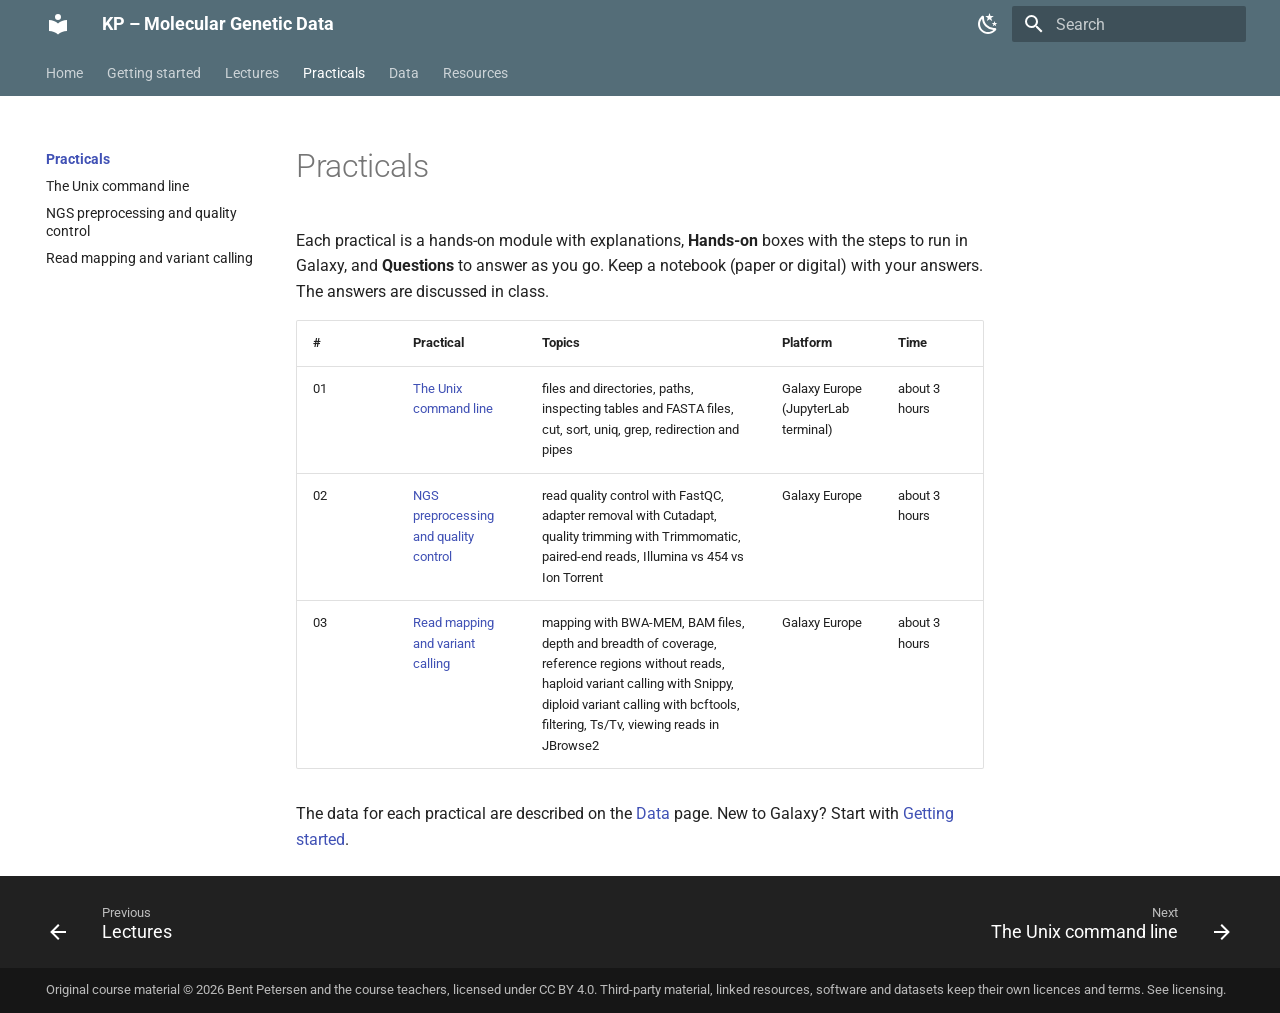
<file: exercises/index.html>
<!doctype html>
<html lang="en" class="no-js">
  <head>
    
      <meta charset="utf-8">
      <meta name="viewport" content="width=device-width,initial-scale=1">
      
        <meta name="description" content="Lectures, hands-on exercises, data and Galaxy instructions for the KP – Molecular Genetic Data course.">
      
      
        <meta name="author" content="Bent Petersen">
      
      
        <link rel="canonical" href="https://bentpetersendk.github.io/KP-Molecular-Genetic-Data/exercises/">
      
      
        <link rel="prev" href="../lectures/">
      
      
        <link rel="next" href="unix-command-line/">
      
      
        
      
      
      <link rel="icon" href="../assets/images/favicon.png">
      <meta name="generator" content="mkdocs-1.6.1, mkdocs-material-9.7.7">
    
    
      
        <title>Practicals - KP – Molecular Genetic Data</title>
      
    
    
      <link rel="stylesheet" href="../assets/stylesheets/main.ec1eaa64.min.css">
      
        
        <link rel="stylesheet" href="../assets/stylesheets/palette.ab4e12ef.min.css">
      
      


    
    
      
    
    
      
        
        
        <link rel="preconnect" href="https://fonts.gstatic.com" crossorigin>
        <link rel="stylesheet" href="https://fonts.googleapis.com/css?family=Roboto:300,300i,400,400i,700,700i%7CRoboto+Mono:400,400i,700,700i&display=fallback">
        <style>:root{--md-text-font:"Roboto";--md-code-font:"Roboto Mono"}</style>
      
    
    
      <link rel="stylesheet" href="../assets/extra.css">
    
    <script>__md_scope=new URL("..",location),__md_hash=e=>[...e].reduce(((e,_)=>(e<<5)-e+_.charCodeAt(0)),0),__md_get=(e,_=localStorage,t=__md_scope)=>JSON.parse(_.getItem(t.pathname+"."+e)),__md_set=(e,_,t=localStorage,a=__md_scope)=>{try{t.setItem(a.pathname+"."+e,JSON.stringify(_))}catch(e){}}</script>
    
      

    
    
  </head>
  
  
    
    
      
    
    
    
    
    <body dir="ltr" data-md-color-scheme="default" data-md-color-primary="blue-grey" data-md-color-accent="indigo">
  
    
    <input class="md-toggle" data-md-toggle="drawer" type="checkbox" id="__drawer" autocomplete="off">
    <input class="md-toggle" data-md-toggle="search" type="checkbox" id="__search" autocomplete="off">
    <label class="md-overlay" for="__drawer"></label>
    <div data-md-component="skip">
      
        
        <a href="#practicals" class="md-skip">
          Skip to content
        </a>
      
    </div>
    <div data-md-component="announce">
      
    </div>
    
    
      

<header class="md-header" data-md-component="header">
  <nav class="md-header__inner md-grid" aria-label="Header">
    <a href=".." title="KP – Molecular Genetic Data" class="md-header__button md-logo" aria-label="KP – Molecular Genetic Data" data-md-component="logo">
      
  
  <svg xmlns="http://www.w3.org/2000/svg" viewBox="0 0 24 24"><path d="M12 8a3 3 0 0 0 3-3 3 3 0 0 0-3-3 3 3 0 0 0-3 3 3 3 0 0 0 3 3m0 3.54C9.64 9.35 6.5 8 3 8v11c3.5 0 6.64 1.35 9 3.54 2.36-2.19 5.5-3.54 9-3.54V8c-3.5 0-6.64 1.35-9 3.54"/></svg>

    </a>
    <label class="md-header__button md-icon" for="__drawer">
      
      <svg xmlns="http://www.w3.org/2000/svg" viewBox="0 0 24 24"><path d="M3 6h18v2H3zm0 5h18v2H3zm0 5h18v2H3z"/></svg>
    </label>
    <div class="md-header__title" data-md-component="header-title">
      <div class="md-header__ellipsis">
        <div class="md-header__topic">
          <span class="md-ellipsis">
            KP – Molecular Genetic Data
          </span>
        </div>
        <div class="md-header__topic" data-md-component="header-topic">
          <span class="md-ellipsis">
            
              Practicals
            
          </span>
        </div>
      </div>
    </div>
    
      
        <form class="md-header__option" data-md-component="palette">
  
    
    
    
    <input class="md-option" data-md-color-media="(prefers-color-scheme: light)" data-md-color-scheme="default" data-md-color-primary="blue-grey" data-md-color-accent="indigo"  aria-label="Switch to dark mode"  type="radio" name="__palette" id="__palette_0">
    
      <label class="md-header__button md-icon" title="Switch to dark mode" for="__palette_1" hidden>
        <svg xmlns="http://www.w3.org/2000/svg" viewBox="0 0 24 24"><path d="m17.75 4.09-2.53 1.94.91 3.06-2.63-1.81-2.63 1.81.91-3.06-2.53-1.94L12.44 4l1.06-3 1.06 3zm3.5 6.91-1.64 1.25.59 1.98-1.7-1.17-1.7 1.17.59-1.98L15.75 11l2.06-.05L18.5 9l.69 1.95zm-2.28 4.95c.83-.08 1.72 1.1 1.19 1.85-.32.45-.66.87-1.08 1.27C15.17 23 8.84 23 4.94 19.07c-3.91-3.9-3.91-10.24 0-14.14.4-.4.82-.76 1.27-1.08.75-.53 1.93.36 1.85 1.19-.27 2.86.69 5.83 2.89 8.02a9.96 9.96 0 0 0 8.02 2.89m-1.64 2.02a12.08 12.08 0 0 1-7.8-3.47c-2.17-2.19-3.33-5-3.49-7.82-2.81 3.14-2.7 7.96.31 10.98 3.02 3.01 7.84 3.12 10.98.31"/></svg>
      </label>
    
  
    
    
    
    <input class="md-option" data-md-color-media="(prefers-color-scheme: dark)" data-md-color-scheme="slate" data-md-color-primary="blue-grey" data-md-color-accent="indigo"  aria-label="Switch to light mode"  type="radio" name="__palette" id="__palette_1">
    
      <label class="md-header__button md-icon" title="Switch to light mode" for="__palette_0" hidden>
        <svg xmlns="http://www.w3.org/2000/svg" viewBox="0 0 24 24"><path d="M12 7a5 5 0 0 1 5 5 5 5 0 0 1-5 5 5 5 0 0 1-5-5 5 5 0 0 1 5-5m0 2a3 3 0 0 0-3 3 3 3 0 0 0 3 3 3 3 0 0 0 3-3 3 3 0 0 0-3-3m0-7 2.39 3.42C13.65 5.15 12.84 5 12 5s-1.65.15-2.39.42zM3.34 7l4.16-.35A7.2 7.2 0 0 0 5.94 8.5c-.44.74-.69 1.5-.83 2.29zm.02 10 1.76-3.77a7.131 7.131 0 0 0 2.38 4.14zM20.65 7l-1.77 3.79a7.02 7.02 0 0 0-2.38-4.15zm-.01 10-4.14.36c.59-.51 1.12-1.14 1.54-1.86.42-.73.69-1.5.83-2.29zM12 22l-2.41-3.44c.74.27 1.55.44 2.41.44.82 0 1.63-.17 2.37-.44z"/></svg>
      </label>
    
  
</form>
      
    
    
      <script>var palette=__md_get("__palette");if(palette&&palette.color){if("(prefers-color-scheme)"===palette.color.media){var media=matchMedia("(prefers-color-scheme: light)"),input=document.querySelector(media.matches?"[data-md-color-media='(prefers-color-scheme: light)']":"[data-md-color-media='(prefers-color-scheme: dark)']");palette.color.media=input.getAttribute("data-md-color-media"),palette.color.scheme=input.getAttribute("data-md-color-scheme"),palette.color.primary=input.getAttribute("data-md-color-primary"),palette.color.accent=input.getAttribute("data-md-color-accent")}for(var[key,value]of Object.entries(palette.color))document.body.setAttribute("data-md-color-"+key,value)}</script>
    
    
    
      
      
        <label class="md-header__button md-icon" for="__search">
          
          <svg xmlns="http://www.w3.org/2000/svg" viewBox="0 0 24 24"><path d="M9.5 3A6.5 6.5 0 0 1 16 9.5c0 1.61-.59 3.09-1.56 4.23l.27.27h.79l5 5-1.5 1.5-5-5v-.79l-.27-.27A6.52 6.52 0 0 1 9.5 16 6.5 6.5 0 0 1 3 9.5 6.5 6.5 0 0 1 9.5 3m0 2C7 5 5 7 5 9.5S7 14 9.5 14 14 12 14 9.5 12 5 9.5 5"/></svg>
        </label>
        <div class="md-search" data-md-component="search" role="dialog">
  <label class="md-search__overlay" for="__search"></label>
  <div class="md-search__inner" role="search">
    <form class="md-search__form" name="search">
      <input type="text" class="md-search__input" name="query" aria-label="Search" placeholder="Search" autocapitalize="off" autocorrect="off" autocomplete="off" spellcheck="false" data-md-component="search-query" required>
      <label class="md-search__icon md-icon" for="__search">
        
        <svg xmlns="http://www.w3.org/2000/svg" viewBox="0 0 24 24"><path d="M9.5 3A6.5 6.5 0 0 1 16 9.5c0 1.61-.59 3.09-1.56 4.23l.27.27h.79l5 5-1.5 1.5-5-5v-.79l-.27-.27A6.52 6.52 0 0 1 9.5 16 6.5 6.5 0 0 1 3 9.5 6.5 6.5 0 0 1 9.5 3m0 2C7 5 5 7 5 9.5S7 14 9.5 14 14 12 14 9.5 12 5 9.5 5"/></svg>
        
        <svg xmlns="http://www.w3.org/2000/svg" viewBox="0 0 24 24"><path d="M20 11v2H8l5.5 5.5-1.42 1.42L4.16 12l7.92-7.92L13.5 5.5 8 11z"/></svg>
      </label>
      <nav class="md-search__options" aria-label="Search">
        
        <button type="reset" class="md-search__icon md-icon" title="Clear" aria-label="Clear" tabindex="-1">
          
          <svg xmlns="http://www.w3.org/2000/svg" viewBox="0 0 24 24"><path d="M19 6.41 17.59 5 12 10.59 6.41 5 5 6.41 10.59 12 5 17.59 6.41 19 12 13.41 17.59 19 19 17.59 13.41 12z"/></svg>
        </button>
      </nav>
      
    </form>
    <div class="md-search__output">
      <div class="md-search__scrollwrap" tabindex="0" data-md-scrollfix>
        <div class="md-search-result" data-md-component="search-result">
          <div class="md-search-result__meta">
            Initializing search
          </div>
          <ol class="md-search-result__list" role="presentation"></ol>
        </div>
      </div>
    </div>
  </div>
</div>
      
    
    
  </nav>
  
</header>
    
    <div class="md-container" data-md-component="container">
      
      
        
          
            
<nav class="md-tabs" aria-label="Tabs" data-md-component="tabs">
  <div class="md-grid">
    <ul class="md-tabs__list">
      
        
  
  
  
  
    <li class="md-tabs__item">
      <a href=".." class="md-tabs__link">
        
  
  
    
  
  Home

      </a>
    </li>
  

      
        
  
  
  
  
    <li class="md-tabs__item">
      <a href="../galaxy/" class="md-tabs__link">
        
  
  
    
  
  Getting started

      </a>
    </li>
  

      
        
  
  
  
  
    <li class="md-tabs__item">
      <a href="../lectures/" class="md-tabs__link">
        
  
  
    
  
  Lectures

      </a>
    </li>
  

      
        
  
  
  
    
  
  
    
    
      <li class="md-tabs__item md-tabs__item--active">
        <a href="./" class="md-tabs__link">
          
  
  
    
  
  Practicals

        </a>
      </li>
    
  

      
        
  
  
  
  
    <li class="md-tabs__item">
      <a href="../data/" class="md-tabs__link">
        
  
  
    
  
  Data

      </a>
    </li>
  

      
        
  
  
  
  
    <li class="md-tabs__item">
      <a href="../resources/" class="md-tabs__link">
        
  
  
    
  
  Resources

      </a>
    </li>
  

      
    </ul>
  </div>
</nav>
          
        
      
      <main class="md-main" data-md-component="main">
        <div class="md-main__inner md-grid">
          
            
              
              <div class="md-sidebar md-sidebar--primary" data-md-component="sidebar" data-md-type="navigation" >
                <div class="md-sidebar__scrollwrap">
                  <div class="md-sidebar__inner">
                    


  


<nav class="md-nav md-nav--primary md-nav--lifted" aria-label="Navigation" data-md-level="0">
  <label class="md-nav__title" for="__drawer">
    <a href=".." title="KP – Molecular Genetic Data" class="md-nav__button md-logo" aria-label="KP – Molecular Genetic Data" data-md-component="logo">
      
  
  <svg xmlns="http://www.w3.org/2000/svg" viewBox="0 0 24 24"><path d="M12 8a3 3 0 0 0 3-3 3 3 0 0 0-3-3 3 3 0 0 0-3 3 3 3 0 0 0 3 3m0 3.54C9.64 9.35 6.5 8 3 8v11c3.5 0 6.64 1.35 9 3.54 2.36-2.19 5.5-3.54 9-3.54V8c-3.5 0-6.64 1.35-9 3.54"/></svg>

    </a>
    KP – Molecular Genetic Data
  </label>
  
  <ul class="md-nav__list" data-md-scrollfix>
    
      
      
  
  
  
  
    <li class="md-nav__item">
      <a href=".." class="md-nav__link">
        
  
  
  <span class="md-ellipsis">
    
  
    Home
  

    
  </span>
  
  

      </a>
    </li>
  

    
      
      
  
  
  
  
    <li class="md-nav__item">
      <a href="../galaxy/" class="md-nav__link">
        
  
  
  <span class="md-ellipsis">
    
  
    Getting started
  

    
  </span>
  
  

      </a>
    </li>
  

    
      
      
  
  
  
  
    <li class="md-nav__item">
      <a href="../lectures/" class="md-nav__link">
        
  
  
  <span class="md-ellipsis">
    
  
    Lectures
  

    
  </span>
  
  

      </a>
    </li>
  

    
      
      
  
  
    
  
  
  
    
    
      
        
          
        
      
        
      
        
      
        
      
    
    
    
      
        
        
      
      
        
      
    
    
    <li class="md-nav__item md-nav__item--active md-nav__item--section md-nav__item--nested">
      
        
        
        <input class="md-nav__toggle md-toggle " type="checkbox" id="__nav_4" checked>
        
          
          <div class="md-nav__link md-nav__container">
            <a href="./" class="md-nav__link md-nav__link--active">
              
  
  
  <span class="md-ellipsis">
    
  
    Practicals
  

    
  </span>
  
  

            </a>
            
              
              <label class="md-nav__link md-nav__link--active" for="__nav_4" id="__nav_4_label" tabindex="">
                <span class="md-nav__icon md-icon"></span>
              </label>
            
          </div>
        
        <nav class="md-nav" data-md-level="1" aria-labelledby="__nav_4_label" aria-expanded="true">
          <label class="md-nav__title" for="__nav_4">
            <span class="md-nav__icon md-icon"></span>
            
  
    Practicals
  

          </label>
          <ul class="md-nav__list" data-md-scrollfix>
            
              
            
              
                
  
  
  
  
    <li class="md-nav__item">
      <a href="unix-command-line/" class="md-nav__link">
        
  
  
  <span class="md-ellipsis">
    
  
    The Unix command line
  

    
  </span>
  
  

      </a>
    </li>
  

              
            
              
                
  
  
  
  
    <li class="md-nav__item">
      <a href="ngs-preprocessing/" class="md-nav__link">
        
  
  
  <span class="md-ellipsis">
    
  
    NGS preprocessing and quality control
  

    
  </span>
  
  

      </a>
    </li>
  

              
            
              
                
  
  
  
  
    <li class="md-nav__item">
      <a href="read-mapping-variant-calling/" class="md-nav__link">
        
  
  
  <span class="md-ellipsis">
    
  
    Read mapping and variant calling
  

    
  </span>
  
  

      </a>
    </li>
  

              
            
          </ul>
        </nav>
      
    </li>
  

    
      
      
  
  
  
  
    <li class="md-nav__item">
      <a href="../data/" class="md-nav__link">
        
  
  
  <span class="md-ellipsis">
    
  
    Data
  

    
  </span>
  
  

      </a>
    </li>
  

    
      
      
  
  
  
  
    <li class="md-nav__item">
      <a href="../resources/" class="md-nav__link">
        
  
  
  <span class="md-ellipsis">
    
  
    Resources
  

    
  </span>
  
  

      </a>
    </li>
  

    
  </ul>
</nav>
                  </div>
                </div>
              </div>
            
            
              
              <div class="md-sidebar md-sidebar--secondary" data-md-component="sidebar" data-md-type="toc" >
                <div class="md-sidebar__scrollwrap">
                  <div class="md-sidebar__inner">
                    

<nav class="md-nav md-nav--secondary" aria-label="Table of contents">
  
  
  
    
  
  
</nav>
                  </div>
                </div>
              </div>
            
          
          
            <div class="md-content" data-md-component="content">
              
              <article class="md-content__inner md-typeset">
                
                  



<h1 id="practicals">Practicals<a class="headerlink" href="#practicals" title="Permanent link">&para;</a></h1>
<p>Each practical is a hands-on module with explanations, <strong>Hands-on</strong> boxes with the steps to run in Galaxy, and <strong>Questions</strong> to answer as you go.
Keep a notebook (paper or digital) with your answers. The answers are discussed in class.</p>
<table>
<thead>
<tr>
<th>#</th>
<th>Practical</th>
<th>Topics</th>
<th>Platform</th>
<th>Time</th>
</tr>
</thead>
<tbody>
<tr>
<td>01</td>
<td><a href="unix-command-line/">The Unix command line</a></td>
<td>files and directories, paths, inspecting tables and FASTA files, cut, sort, uniq, grep, redirection and pipes</td>
<td>Galaxy Europe (JupyterLab terminal)</td>
<td>about 3 hours</td>
</tr>
<tr>
<td>02</td>
<td><a href="ngs-preprocessing/">NGS preprocessing and quality control</a></td>
<td>read quality control with FastQC, adapter removal with Cutadapt, quality trimming with Trimmomatic, paired-end reads, Illumina vs 454 vs Ion Torrent</td>
<td>Galaxy Europe</td>
<td>about 3 hours</td>
</tr>
<tr>
<td>03</td>
<td><a href="read-mapping-variant-calling/">Read mapping and variant calling</a></td>
<td>mapping with BWA-MEM, BAM files, depth and breadth of coverage, reference regions without reads, haploid variant calling with Snippy, diploid variant calling with bcftools, filtering, Ts/Tv, viewing reads in JBrowse2</td>
<td>Galaxy Europe</td>
<td>about 3 hours</td>
</tr>
</tbody>
</table>
<p>The data for each practical are described on the <a href="../data/">Data</a> page. New to Galaxy? Start with <a href="../galaxy/">Getting started</a>.</p>







  
  






                
              </article>
            </div>
          
          
<script>var target=document.getElementById(location.hash.slice(1));target&&target.name&&(target.checked=target.name.startsWith("__tabbed_"))</script>
        </div>
        
          <button type="button" class="md-top md-icon" data-md-component="top" hidden>
  
  <svg xmlns="http://www.w3.org/2000/svg" viewBox="0 0 24 24"><path d="M13 20h-2V8l-5.5 5.5-1.42-1.42L12 4.16l7.92 7.92-1.42 1.42L13 8z"/></svg>
  Back to top
</button>
        
      </main>
      
        <footer class="md-footer">
  
    
      
      <nav class="md-footer__inner md-grid" aria-label="Footer" >
        
          
          <a href="../lectures/" class="md-footer__link md-footer__link--prev" aria-label="Previous: Lectures">
            <div class="md-footer__button md-icon">
              
              <svg xmlns="http://www.w3.org/2000/svg" viewBox="0 0 24 24"><path d="M20 11v2H8l5.5 5.5-1.42 1.42L4.16 12l7.92-7.92L13.5 5.5 8 11z"/></svg>
            </div>
            <div class="md-footer__title">
              <span class="md-footer__direction">
                Previous
              </span>
              <div class="md-ellipsis">
                Lectures
              </div>
            </div>
          </a>
        
        
          
          <a href="unix-command-line/" class="md-footer__link md-footer__link--next" aria-label="Next: The Unix command line">
            <div class="md-footer__title">
              <span class="md-footer__direction">
                Next
              </span>
              <div class="md-ellipsis">
                The Unix command line
              </div>
            </div>
            <div class="md-footer__button md-icon">
              
              <svg xmlns="http://www.w3.org/2000/svg" viewBox="0 0 24 24"><path d="M4 11v2h12l-5.5 5.5 1.42 1.42L19.84 12l-7.92-7.92L10.5 5.5 16 11z"/></svg>
            </div>
          </a>
        
      </nav>
    
  
  <div class="md-footer-meta md-typeset">
    <div class="md-footer-meta__inner md-grid">
      <div class="md-copyright">
  
    <div class="md-copyright__highlight">
      Original course material © 2026 Bent Petersen and the course teachers, licensed under <a href="https://creativecommons.org/licenses/by/4.0/">CC BY 4.0</a>. Third-party material, linked resources, software and datasets keep their own licences and terms. See <a href="https://github.com/bentpetersendk/KP-Molecular-Genetic-Data/blob/main/LICENSE.md">licensing</a>.
    </div>
  
  
</div>
      
    </div>
  </div>
</footer>
      
    </div>
    <div class="md-dialog" data-md-component="dialog">
      <div class="md-dialog__inner md-typeset"></div>
    </div>
    
    
    
      
      
      <script id="__config" type="application/json">{"annotate": null, "base": "..", "features": ["navigation.tabs", "navigation.sections", "navigation.top", "navigation.footer", "navigation.indexes", "toc.follow", "search.highlight", "content.code.copy"], "search": "../assets/javascripts/workers/search.2c215733.min.js", "tags": null, "translations": {"clipboard.copied": "Copied to clipboard", "clipboard.copy": "Copy to clipboard", "search.result.more.one": "1 more on this page", "search.result.more.other": "# more on this page", "search.result.none": "No matching documents", "search.result.one": "1 matching document", "search.result.other": "# matching documents", "search.result.placeholder": "Type to start searching", "search.result.term.missing": "Missing", "select.version": "Select version"}, "version": null}</script>
    
    
      <script src="../assets/javascripts/bundle.d7400e89.min.js"></script>
      
    
  </body>
</html>
</file>
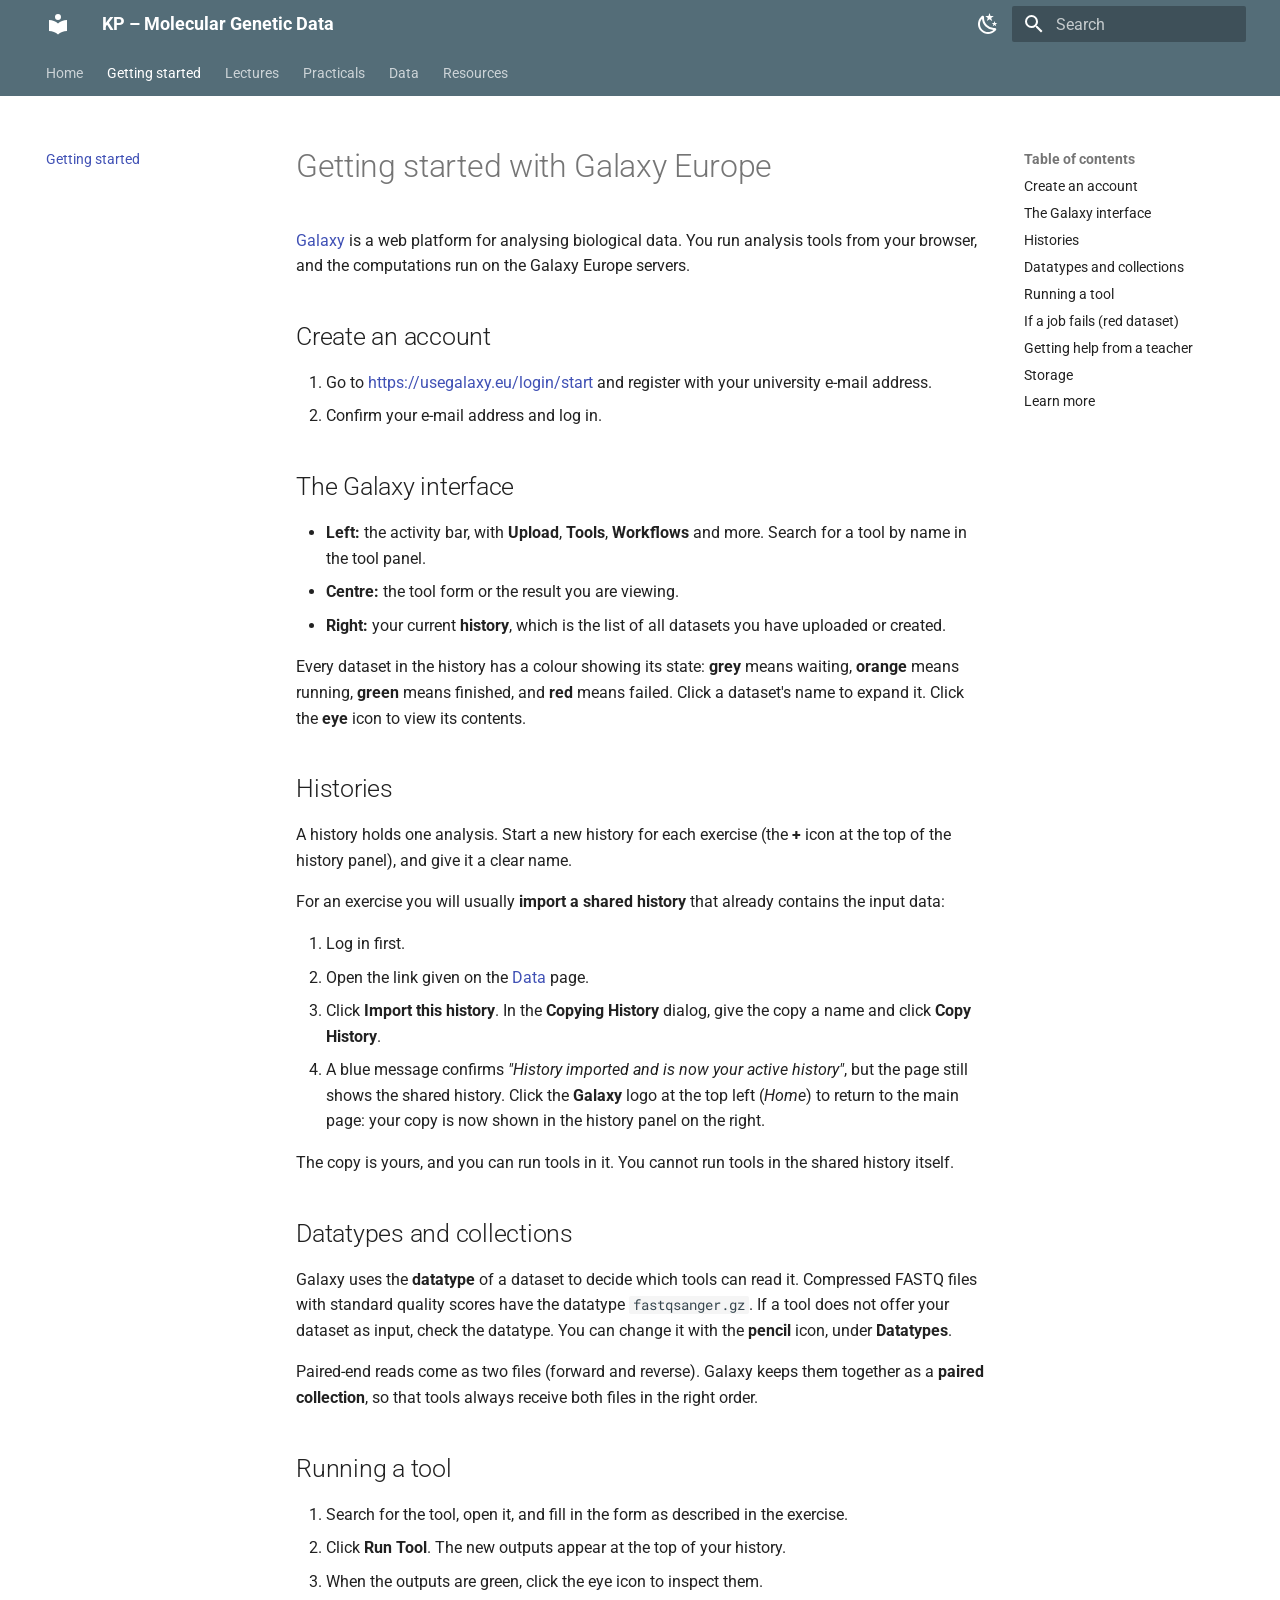
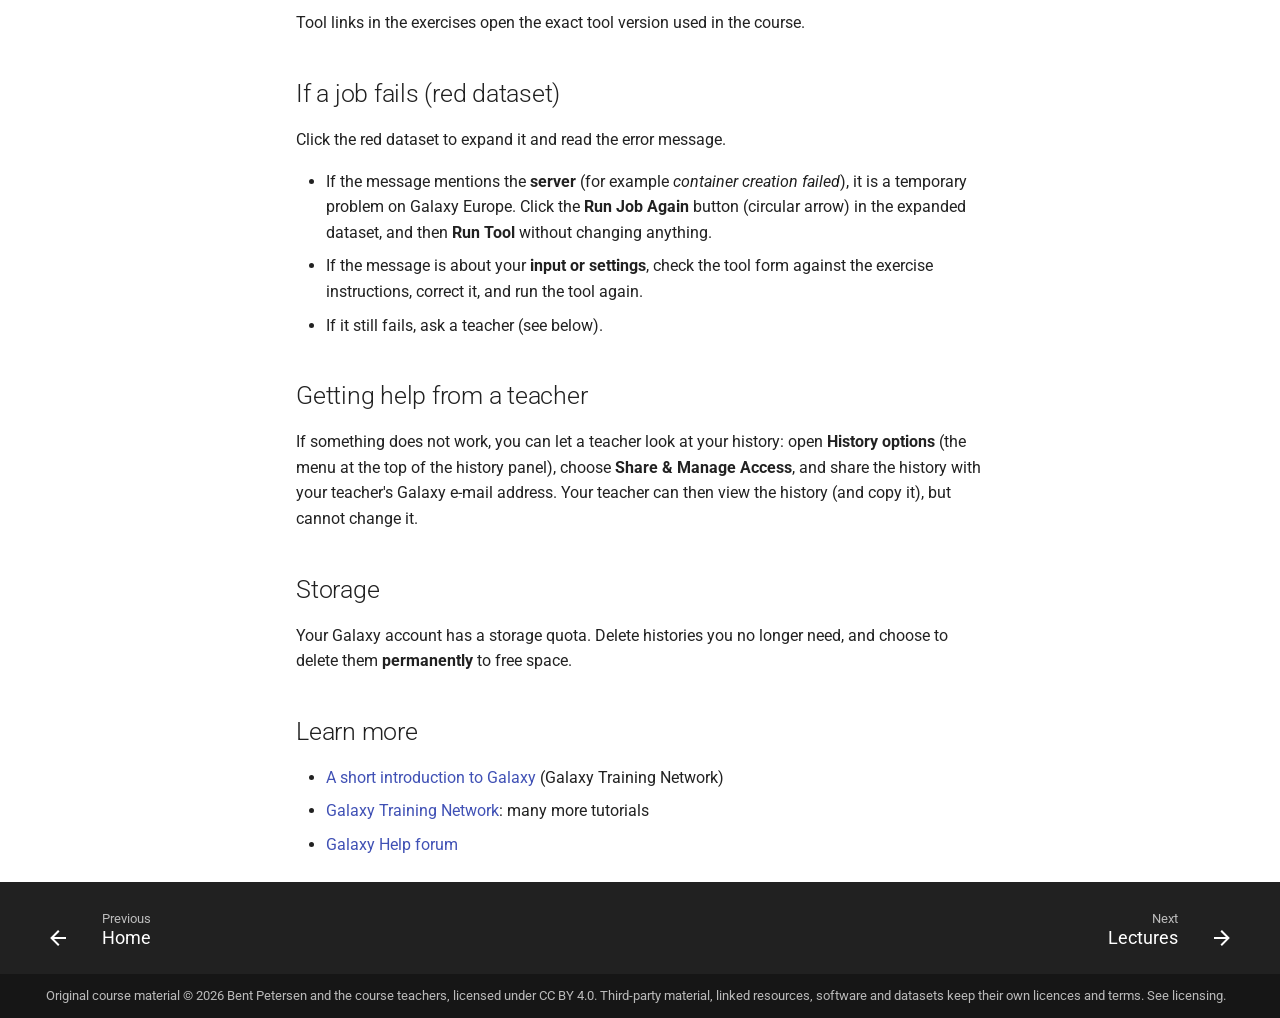
<file: galaxy/index.html>
<!doctype html>
<html lang="en" class="no-js">
  <head>
    
      <meta charset="utf-8">
      <meta name="viewport" content="width=device-width,initial-scale=1">
      
        <meta name="description" content="Lectures, hands-on exercises, data and Galaxy instructions for the KP – Molecular Genetic Data course.">
      
      
        <meta name="author" content="Bent Petersen">
      
      
        <link rel="canonical" href="https://bentpetersendk.github.io/KP-Molecular-Genetic-Data/galaxy/">
      
      
        <link rel="prev" href="..">
      
      
        <link rel="next" href="../lectures/">
      
      
        
      
      
      <link rel="icon" href="../assets/images/favicon.png">
      <meta name="generator" content="mkdocs-1.6.1, mkdocs-material-9.7.7">
    
    
      
        <title>Getting started - KP – Molecular Genetic Data</title>
      
    
    
      <link rel="stylesheet" href="../assets/stylesheets/main.ec1eaa64.min.css">
      
        
        <link rel="stylesheet" href="../assets/stylesheets/palette.ab4e12ef.min.css">
      
      


    
    
      
    
    
      
        
        
        <link rel="preconnect" href="https://fonts.gstatic.com" crossorigin>
        <link rel="stylesheet" href="https://fonts.googleapis.com/css?family=Roboto:300,300i,400,400i,700,700i%7CRoboto+Mono:400,400i,700,700i&display=fallback">
        <style>:root{--md-text-font:"Roboto";--md-code-font:"Roboto Mono"}</style>
      
    
    
      <link rel="stylesheet" href="../assets/extra.css">
    
    <script>__md_scope=new URL("..",location),__md_hash=e=>[...e].reduce(((e,_)=>(e<<5)-e+_.charCodeAt(0)),0),__md_get=(e,_=localStorage,t=__md_scope)=>JSON.parse(_.getItem(t.pathname+"."+e)),__md_set=(e,_,t=localStorage,a=__md_scope)=>{try{t.setItem(a.pathname+"."+e,JSON.stringify(_))}catch(e){}}</script>
    
      

    
    
  </head>
  
  
    
    
      
    
    
    
    
    <body dir="ltr" data-md-color-scheme="default" data-md-color-primary="blue-grey" data-md-color-accent="indigo">
  
    
    <input class="md-toggle" data-md-toggle="drawer" type="checkbox" id="__drawer" autocomplete="off">
    <input class="md-toggle" data-md-toggle="search" type="checkbox" id="__search" autocomplete="off">
    <label class="md-overlay" for="__drawer"></label>
    <div data-md-component="skip">
      
        
        <a href="#getting-started-with-galaxy-europe" class="md-skip">
          Skip to content
        </a>
      
    </div>
    <div data-md-component="announce">
      
    </div>
    
    
      

<header class="md-header" data-md-component="header">
  <nav class="md-header__inner md-grid" aria-label="Header">
    <a href=".." title="KP – Molecular Genetic Data" class="md-header__button md-logo" aria-label="KP – Molecular Genetic Data" data-md-component="logo">
      
  
  <svg xmlns="http://www.w3.org/2000/svg" viewBox="0 0 24 24"><path d="M12 8a3 3 0 0 0 3-3 3 3 0 0 0-3-3 3 3 0 0 0-3 3 3 3 0 0 0 3 3m0 3.54C9.64 9.35 6.5 8 3 8v11c3.5 0 6.64 1.35 9 3.54 2.36-2.19 5.5-3.54 9-3.54V8c-3.5 0-6.64 1.35-9 3.54"/></svg>

    </a>
    <label class="md-header__button md-icon" for="__drawer">
      
      <svg xmlns="http://www.w3.org/2000/svg" viewBox="0 0 24 24"><path d="M3 6h18v2H3zm0 5h18v2H3zm0 5h18v2H3z"/></svg>
    </label>
    <div class="md-header__title" data-md-component="header-title">
      <div class="md-header__ellipsis">
        <div class="md-header__topic">
          <span class="md-ellipsis">
            KP – Molecular Genetic Data
          </span>
        </div>
        <div class="md-header__topic" data-md-component="header-topic">
          <span class="md-ellipsis">
            
              Getting started
            
          </span>
        </div>
      </div>
    </div>
    
      
        <form class="md-header__option" data-md-component="palette">
  
    
    
    
    <input class="md-option" data-md-color-media="(prefers-color-scheme: light)" data-md-color-scheme="default" data-md-color-primary="blue-grey" data-md-color-accent="indigo"  aria-label="Switch to dark mode"  type="radio" name="__palette" id="__palette_0">
    
      <label class="md-header__button md-icon" title="Switch to dark mode" for="__palette_1" hidden>
        <svg xmlns="http://www.w3.org/2000/svg" viewBox="0 0 24 24"><path d="m17.75 4.09-2.53 1.94.91 3.06-2.63-1.81-2.63 1.81.91-3.06-2.53-1.94L12.44 4l1.06-3 1.06 3zm3.5 6.91-1.64 1.25.59 1.98-1.7-1.17-1.7 1.17.59-1.98L15.75 11l2.06-.05L18.5 9l.69 1.95zm-2.28 4.95c.83-.08 1.72 1.1 1.19 1.85-.32.45-.66.87-1.08 1.27C15.17 23 8.84 23 4.94 19.07c-3.91-3.9-3.91-10.24 0-14.14.4-.4.82-.76 1.27-1.08.75-.53 1.93.36 1.85 1.19-.27 2.86.69 5.83 2.89 8.02a9.96 9.96 0 0 0 8.02 2.89m-1.64 2.02a12.08 12.08 0 0 1-7.8-3.47c-2.17-2.19-3.33-5-3.49-7.82-2.81 3.14-2.7 7.96.31 10.98 3.02 3.01 7.84 3.12 10.98.31"/></svg>
      </label>
    
  
    
    
    
    <input class="md-option" data-md-color-media="(prefers-color-scheme: dark)" data-md-color-scheme="slate" data-md-color-primary="blue-grey" data-md-color-accent="indigo"  aria-label="Switch to light mode"  type="radio" name="__palette" id="__palette_1">
    
      <label class="md-header__button md-icon" title="Switch to light mode" for="__palette_0" hidden>
        <svg xmlns="http://www.w3.org/2000/svg" viewBox="0 0 24 24"><path d="M12 7a5 5 0 0 1 5 5 5 5 0 0 1-5 5 5 5 0 0 1-5-5 5 5 0 0 1 5-5m0 2a3 3 0 0 0-3 3 3 3 0 0 0 3 3 3 3 0 0 0 3-3 3 3 0 0 0-3-3m0-7 2.39 3.42C13.65 5.15 12.84 5 12 5s-1.65.15-2.39.42zM3.34 7l4.16-.35A7.2 7.2 0 0 0 5.94 8.5c-.44.74-.69 1.5-.83 2.29zm.02 10 1.76-3.77a7.131 7.131 0 0 0 2.38 4.14zM20.65 7l-1.77 3.79a7.02 7.02 0 0 0-2.38-4.15zm-.01 10-4.14.36c.59-.51 1.12-1.14 1.54-1.86.42-.73.69-1.5.83-2.29zM12 22l-2.41-3.44c.74.27 1.55.44 2.41.44.82 0 1.63-.17 2.37-.44z"/></svg>
      </label>
    
  
</form>
      
    
    
      <script>var palette=__md_get("__palette");if(palette&&palette.color){if("(prefers-color-scheme)"===palette.color.media){var media=matchMedia("(prefers-color-scheme: light)"),input=document.querySelector(media.matches?"[data-md-color-media='(prefers-color-scheme: light)']":"[data-md-color-media='(prefers-color-scheme: dark)']");palette.color.media=input.getAttribute("data-md-color-media"),palette.color.scheme=input.getAttribute("data-md-color-scheme"),palette.color.primary=input.getAttribute("data-md-color-primary"),palette.color.accent=input.getAttribute("data-md-color-accent")}for(var[key,value]of Object.entries(palette.color))document.body.setAttribute("data-md-color-"+key,value)}</script>
    
    
    
      
      
        <label class="md-header__button md-icon" for="__search">
          
          <svg xmlns="http://www.w3.org/2000/svg" viewBox="0 0 24 24"><path d="M9.5 3A6.5 6.5 0 0 1 16 9.5c0 1.61-.59 3.09-1.56 4.23l.27.27h.79l5 5-1.5 1.5-5-5v-.79l-.27-.27A6.52 6.52 0 0 1 9.5 16 6.5 6.5 0 0 1 3 9.5 6.5 6.5 0 0 1 9.5 3m0 2C7 5 5 7 5 9.5S7 14 9.5 14 14 12 14 9.5 12 5 9.5 5"/></svg>
        </label>
        <div class="md-search" data-md-component="search" role="dialog">
  <label class="md-search__overlay" for="__search"></label>
  <div class="md-search__inner" role="search">
    <form class="md-search__form" name="search">
      <input type="text" class="md-search__input" name="query" aria-label="Search" placeholder="Search" autocapitalize="off" autocorrect="off" autocomplete="off" spellcheck="false" data-md-component="search-query" required>
      <label class="md-search__icon md-icon" for="__search">
        
        <svg xmlns="http://www.w3.org/2000/svg" viewBox="0 0 24 24"><path d="M9.5 3A6.5 6.5 0 0 1 16 9.5c0 1.61-.59 3.09-1.56 4.23l.27.27h.79l5 5-1.5 1.5-5-5v-.79l-.27-.27A6.52 6.52 0 0 1 9.5 16 6.5 6.5 0 0 1 3 9.5 6.5 6.5 0 0 1 9.5 3m0 2C7 5 5 7 5 9.5S7 14 9.5 14 14 12 14 9.5 12 5 9.5 5"/></svg>
        
        <svg xmlns="http://www.w3.org/2000/svg" viewBox="0 0 24 24"><path d="M20 11v2H8l5.5 5.5-1.42 1.42L4.16 12l7.92-7.92L13.5 5.5 8 11z"/></svg>
      </label>
      <nav class="md-search__options" aria-label="Search">
        
        <button type="reset" class="md-search__icon md-icon" title="Clear" aria-label="Clear" tabindex="-1">
          
          <svg xmlns="http://www.w3.org/2000/svg" viewBox="0 0 24 24"><path d="M19 6.41 17.59 5 12 10.59 6.41 5 5 6.41 10.59 12 5 17.59 6.41 19 12 13.41 17.59 19 19 17.59 13.41 12z"/></svg>
        </button>
      </nav>
      
    </form>
    <div class="md-search__output">
      <div class="md-search__scrollwrap" tabindex="0" data-md-scrollfix>
        <div class="md-search-result" data-md-component="search-result">
          <div class="md-search-result__meta">
            Initializing search
          </div>
          <ol class="md-search-result__list" role="presentation"></ol>
        </div>
      </div>
    </div>
  </div>
</div>
      
    
    
  </nav>
  
</header>
    
    <div class="md-container" data-md-component="container">
      
      
        
          
            
<nav class="md-tabs" aria-label="Tabs" data-md-component="tabs">
  <div class="md-grid">
    <ul class="md-tabs__list">
      
        
  
  
  
  
    <li class="md-tabs__item">
      <a href=".." class="md-tabs__link">
        
  
  
    
  
  Home

      </a>
    </li>
  

      
        
  
  
  
    
  
  
    <li class="md-tabs__item md-tabs__item--active">
      <a href="./" class="md-tabs__link">
        
  
  
    
  
  Getting started

      </a>
    </li>
  

      
        
  
  
  
  
    <li class="md-tabs__item">
      <a href="../lectures/" class="md-tabs__link">
        
  
  
    
  
  Lectures

      </a>
    </li>
  

      
        
  
  
  
  
    
    
      <li class="md-tabs__item">
        <a href="../exercises/" class="md-tabs__link">
          
  
  
    
  
  Practicals

        </a>
      </li>
    
  

      
        
  
  
  
  
    <li class="md-tabs__item">
      <a href="../data/" class="md-tabs__link">
        
  
  
    
  
  Data

      </a>
    </li>
  

      
        
  
  
  
  
    <li class="md-tabs__item">
      <a href="../resources/" class="md-tabs__link">
        
  
  
    
  
  Resources

      </a>
    </li>
  

      
    </ul>
  </div>
</nav>
          
        
      
      <main class="md-main" data-md-component="main">
        <div class="md-main__inner md-grid">
          
            
              
              <div class="md-sidebar md-sidebar--primary" data-md-component="sidebar" data-md-type="navigation" >
                <div class="md-sidebar__scrollwrap">
                  <div class="md-sidebar__inner">
                    


  


<nav class="md-nav md-nav--primary md-nav--lifted" aria-label="Navigation" data-md-level="0">
  <label class="md-nav__title" for="__drawer">
    <a href=".." title="KP – Molecular Genetic Data" class="md-nav__button md-logo" aria-label="KP – Molecular Genetic Data" data-md-component="logo">
      
  
  <svg xmlns="http://www.w3.org/2000/svg" viewBox="0 0 24 24"><path d="M12 8a3 3 0 0 0 3-3 3 3 0 0 0-3-3 3 3 0 0 0-3 3 3 3 0 0 0 3 3m0 3.54C9.64 9.35 6.5 8 3 8v11c3.5 0 6.64 1.35 9 3.54 2.36-2.19 5.5-3.54 9-3.54V8c-3.5 0-6.64 1.35-9 3.54"/></svg>

    </a>
    KP – Molecular Genetic Data
  </label>
  
  <ul class="md-nav__list" data-md-scrollfix>
    
      
      
  
  
  
  
    <li class="md-nav__item">
      <a href=".." class="md-nav__link">
        
  
  
  <span class="md-ellipsis">
    
  
    Home
  

    
  </span>
  
  

      </a>
    </li>
  

    
      
      
  
  
    
  
  
  
    <li class="md-nav__item md-nav__item--active">
      
      <input class="md-nav__toggle md-toggle" type="checkbox" id="__toc">
      
      
        
      
      
        <label class="md-nav__link md-nav__link--active" for="__toc">
          
  
  
  <span class="md-ellipsis">
    
  
    Getting started
  

    
  </span>
  
  

          <span class="md-nav__icon md-icon"></span>
        </label>
      
      <a href="./" class="md-nav__link md-nav__link--active">
        
  
  
  <span class="md-ellipsis">
    
  
    Getting started
  

    
  </span>
  
  

      </a>
      
        

<nav class="md-nav md-nav--secondary" aria-label="Table of contents">
  
  
  
    
  
  
    <label class="md-nav__title" for="__toc">
      <span class="md-nav__icon md-icon"></span>
      Table of contents
    </label>
    <ul class="md-nav__list" data-md-component="toc" data-md-scrollfix>
      
        <li class="md-nav__item">
  <a href="#create-an-account" class="md-nav__link">
    <span class="md-ellipsis">
      
        Create an account
      
    </span>
  </a>
  
</li>
      
        <li class="md-nav__item">
  <a href="#the-galaxy-interface" class="md-nav__link">
    <span class="md-ellipsis">
      
        The Galaxy interface
      
    </span>
  </a>
  
</li>
      
        <li class="md-nav__item">
  <a href="#histories" class="md-nav__link">
    <span class="md-ellipsis">
      
        Histories
      
    </span>
  </a>
  
</li>
      
        <li class="md-nav__item">
  <a href="#datatypes-and-collections" class="md-nav__link">
    <span class="md-ellipsis">
      
        Datatypes and collections
      
    </span>
  </a>
  
</li>
      
        <li class="md-nav__item">
  <a href="#running-a-tool" class="md-nav__link">
    <span class="md-ellipsis">
      
        Running a tool
      
    </span>
  </a>
  
</li>
      
        <li class="md-nav__item">
  <a href="#if-a-job-fails-red-dataset" class="md-nav__link">
    <span class="md-ellipsis">
      
        If a job fails (red dataset)
      
    </span>
  </a>
  
</li>
      
        <li class="md-nav__item">
  <a href="#getting-help-from-a-teacher" class="md-nav__link">
    <span class="md-ellipsis">
      
        Getting help from a teacher
      
    </span>
  </a>
  
</li>
      
        <li class="md-nav__item">
  <a href="#storage" class="md-nav__link">
    <span class="md-ellipsis">
      
        Storage
      
    </span>
  </a>
  
</li>
      
        <li class="md-nav__item">
  <a href="#learn-more" class="md-nav__link">
    <span class="md-ellipsis">
      
        Learn more
      
    </span>
  </a>
  
</li>
      
    </ul>
  
</nav>
      
    </li>
  

    
      
      
  
  
  
  
    <li class="md-nav__item">
      <a href="../lectures/" class="md-nav__link">
        
  
  
  <span class="md-ellipsis">
    
  
    Lectures
  

    
  </span>
  
  

      </a>
    </li>
  

    
      
      
  
  
  
  
    
    
      
        
          
        
      
        
      
        
      
        
      
    
    
    
      
      
        
      
    
    
    <li class="md-nav__item md-nav__item--nested">
      
        
        
        <input class="md-nav__toggle md-toggle " type="checkbox" id="__nav_4" >
        
          
          <div class="md-nav__link md-nav__container">
            <a href="../exercises/" class="md-nav__link ">
              
  
  
  <span class="md-ellipsis">
    
  
    Practicals
  

    
  </span>
  
  

            </a>
            
              
              <label class="md-nav__link " for="__nav_4" id="__nav_4_label" tabindex="0">
                <span class="md-nav__icon md-icon"></span>
              </label>
            
          </div>
        
        <nav class="md-nav" data-md-level="1" aria-labelledby="__nav_4_label" aria-expanded="false">
          <label class="md-nav__title" for="__nav_4">
            <span class="md-nav__icon md-icon"></span>
            
  
    Practicals
  

          </label>
          <ul class="md-nav__list" data-md-scrollfix>
            
              
            
              
                
  
  
  
  
    <li class="md-nav__item">
      <a href="../exercises/unix-command-line/" class="md-nav__link">
        
  
  
  <span class="md-ellipsis">
    
  
    The Unix command line
  

    
  </span>
  
  

      </a>
    </li>
  

              
            
              
                
  
  
  
  
    <li class="md-nav__item">
      <a href="../exercises/ngs-preprocessing/" class="md-nav__link">
        
  
  
  <span class="md-ellipsis">
    
  
    NGS preprocessing and quality control
  

    
  </span>
  
  

      </a>
    </li>
  

              
            
              
                
  
  
  
  
    <li class="md-nav__item">
      <a href="../exercises/read-mapping-variant-calling/" class="md-nav__link">
        
  
  
  <span class="md-ellipsis">
    
  
    Read mapping and variant calling
  

    
  </span>
  
  

      </a>
    </li>
  

              
            
          </ul>
        </nav>
      
    </li>
  

    
      
      
  
  
  
  
    <li class="md-nav__item">
      <a href="../data/" class="md-nav__link">
        
  
  
  <span class="md-ellipsis">
    
  
    Data
  

    
  </span>
  
  

      </a>
    </li>
  

    
      
      
  
  
  
  
    <li class="md-nav__item">
      <a href="../resources/" class="md-nav__link">
        
  
  
  <span class="md-ellipsis">
    
  
    Resources
  

    
  </span>
  
  

      </a>
    </li>
  

    
  </ul>
</nav>
                  </div>
                </div>
              </div>
            
            
              
              <div class="md-sidebar md-sidebar--secondary" data-md-component="sidebar" data-md-type="toc" >
                <div class="md-sidebar__scrollwrap">
                  <div class="md-sidebar__inner">
                    

<nav class="md-nav md-nav--secondary" aria-label="Table of contents">
  
  
  
    
  
  
    <label class="md-nav__title" for="__toc">
      <span class="md-nav__icon md-icon"></span>
      Table of contents
    </label>
    <ul class="md-nav__list" data-md-component="toc" data-md-scrollfix>
      
        <li class="md-nav__item">
  <a href="#create-an-account" class="md-nav__link">
    <span class="md-ellipsis">
      
        Create an account
      
    </span>
  </a>
  
</li>
      
        <li class="md-nav__item">
  <a href="#the-galaxy-interface" class="md-nav__link">
    <span class="md-ellipsis">
      
        The Galaxy interface
      
    </span>
  </a>
  
</li>
      
        <li class="md-nav__item">
  <a href="#histories" class="md-nav__link">
    <span class="md-ellipsis">
      
        Histories
      
    </span>
  </a>
  
</li>
      
        <li class="md-nav__item">
  <a href="#datatypes-and-collections" class="md-nav__link">
    <span class="md-ellipsis">
      
        Datatypes and collections
      
    </span>
  </a>
  
</li>
      
        <li class="md-nav__item">
  <a href="#running-a-tool" class="md-nav__link">
    <span class="md-ellipsis">
      
        Running a tool
      
    </span>
  </a>
  
</li>
      
        <li class="md-nav__item">
  <a href="#if-a-job-fails-red-dataset" class="md-nav__link">
    <span class="md-ellipsis">
      
        If a job fails (red dataset)
      
    </span>
  </a>
  
</li>
      
        <li class="md-nav__item">
  <a href="#getting-help-from-a-teacher" class="md-nav__link">
    <span class="md-ellipsis">
      
        Getting help from a teacher
      
    </span>
  </a>
  
</li>
      
        <li class="md-nav__item">
  <a href="#storage" class="md-nav__link">
    <span class="md-ellipsis">
      
        Storage
      
    </span>
  </a>
  
</li>
      
        <li class="md-nav__item">
  <a href="#learn-more" class="md-nav__link">
    <span class="md-ellipsis">
      
        Learn more
      
    </span>
  </a>
  
</li>
      
    </ul>
  
</nav>
                  </div>
                </div>
              </div>
            
          
          
            <div class="md-content" data-md-component="content">
              
              <article class="md-content__inner md-typeset">
                
                  



<h1 id="getting-started-with-galaxy-europe">Getting started with Galaxy Europe<a class="headerlink" href="#getting-started-with-galaxy-europe" title="Permanent link">&para;</a></h1>
<p><a href="https://usegalaxy.eu" target="_blank" rel="noopener noreferrer">Galaxy</a> is a web platform for analysing biological data. You run analysis tools from your browser, and the computations run on the Galaxy Europe servers.</p>
<h2 id="create-an-account">Create an account<a class="headerlink" href="#create-an-account" title="Permanent link">&para;</a></h2>
<ol>
<li>Go to <a href="https://usegalaxy.eu/login/start" target="_blank" rel="noopener noreferrer">https://usegalaxy.eu/login/start</a> and register with your university e-mail address.</li>
<li>Confirm your e-mail address and log in.</li>
</ol>
<h2 id="the-galaxy-interface">The Galaxy interface<a class="headerlink" href="#the-galaxy-interface" title="Permanent link">&para;</a></h2>
<ul>
<li><strong>Left:</strong> the activity bar, with <strong>Upload</strong>, <strong>Tools</strong>, <strong>Workflows</strong> and more. Search for a tool by name in the tool panel.</li>
<li><strong>Centre:</strong> the tool form or the result you are viewing.</li>
<li><strong>Right:</strong> your current <strong>history</strong>, which is the list of all datasets you have uploaded or created.</li>
</ul>
<p>Every dataset in the history has a colour showing its state: <strong>grey</strong> means waiting, <strong>orange</strong> means running, <strong>green</strong> means finished, and <strong>red</strong> means failed. Click a dataset's name to expand it. Click the <strong>eye</strong> icon to view its contents.</p>
<h2 id="histories">Histories<a class="headerlink" href="#histories" title="Permanent link">&para;</a></h2>
<p>A history holds one analysis. Start a new history for each exercise (the <strong>+</strong> icon at the top of the history panel), and give it a clear name.</p>
<p>For an exercise you will usually <strong>import a shared history</strong> that already contains the input data:</p>
<ol>
<li>Log in first.</li>
<li>Open the link given on the <a href="../data/">Data</a> page.</li>
<li>Click <strong>Import this history</strong>. In the <strong>Copying History</strong> dialog, give the copy a name and click <strong>Copy History</strong>.</li>
<li>A blue message confirms <em>"History imported and is now your active history"</em>, but the page still shows the shared history. Click the <strong>Galaxy</strong> logo at the top left (<em>Home</em>) to return to the main page: your copy is now shown in the history panel on the right.</li>
</ol>
<p>The copy is yours, and you can run tools in it. You cannot run tools in the shared history itself.</p>
<h2 id="datatypes-and-collections">Datatypes and collections<a class="headerlink" href="#datatypes-and-collections" title="Permanent link">&para;</a></h2>
<p>Galaxy uses the <strong>datatype</strong> of a dataset to decide which tools can read it. Compressed FASTQ files with standard quality scores have the datatype <code>fastqsanger.gz</code>. If a tool does not offer your dataset as input, check the datatype. You can change it with the <strong>pencil</strong> icon, under <strong>Datatypes</strong>.</p>
<p>Paired-end reads come as two files (forward and reverse). Galaxy keeps them together as a <strong>paired collection</strong>, so that tools always receive both files in the right order.</p>
<h2 id="running-a-tool">Running a tool<a class="headerlink" href="#running-a-tool" title="Permanent link">&para;</a></h2>
<ol>
<li>Search for the tool, open it, and fill in the form as described in the exercise.</li>
<li>Click <strong>Run Tool</strong>. The new outputs appear at the top of your history.</li>
<li>When the outputs are green, click the eye icon to inspect them.</li>
</ol>
<p>Tool links in the exercises open the exact tool version used in the course.</p>
<h2 id="if-a-job-fails-red-dataset">If a job fails (red dataset)<a class="headerlink" href="#if-a-job-fails-red-dataset" title="Permanent link">&para;</a></h2>
<p>Click the red dataset to expand it and read the error message.</p>
<ul>
<li>If the message mentions the <strong>server</strong> (for example <em>container creation failed</em>), it is a temporary problem on Galaxy Europe. Click the <strong>Run Job Again</strong> button (circular arrow) in the expanded dataset, and then <strong>Run Tool</strong> without changing anything.</li>
<li>If the message is about your <strong>input or settings</strong>, check the tool form against the exercise instructions, correct it, and run the tool again.</li>
<li>If it still fails, ask a teacher (see below).</li>
</ul>
<h2 id="getting-help-from-a-teacher">Getting help from a teacher<a class="headerlink" href="#getting-help-from-a-teacher" title="Permanent link">&para;</a></h2>
<p>If something does not work, you can let a teacher look at your history:
open <strong>History options</strong> (the menu at the top of the history panel), choose <strong>Share &amp; Manage Access</strong>, and share the history with your teacher's Galaxy e-mail address. Your teacher can then view the history (and copy it), but cannot change it.</p>
<h2 id="storage">Storage<a class="headerlink" href="#storage" title="Permanent link">&para;</a></h2>
<p>Your Galaxy account has a storage quota. Delete histories you no longer need, and choose to delete them <strong>permanently</strong> to free space.</p>
<h2 id="learn-more">Learn more<a class="headerlink" href="#learn-more" title="Permanent link">&para;</a></h2>
<ul>
<li><a href="https://training.galaxyproject.org/training-material/topics/introduction/tutorials/galaxy-intro-short/tutorial.html" target="_blank" rel="noopener noreferrer">A short introduction to Galaxy</a> (Galaxy Training Network)</li>
<li><a href="https://training.galaxyproject.org/" target="_blank" rel="noopener noreferrer">Galaxy Training Network</a>: many more tutorials</li>
<li><a href="https://help.galaxyproject.org/" target="_blank" rel="noopener noreferrer">Galaxy Help forum</a></li>
</ul>







  
  






                
              </article>
            </div>
          
          
<script>var target=document.getElementById(location.hash.slice(1));target&&target.name&&(target.checked=target.name.startsWith("__tabbed_"))</script>
        </div>
        
          <button type="button" class="md-top md-icon" data-md-component="top" hidden>
  
  <svg xmlns="http://www.w3.org/2000/svg" viewBox="0 0 24 24"><path d="M13 20h-2V8l-5.5 5.5-1.42-1.42L12 4.16l7.92 7.92-1.42 1.42L13 8z"/></svg>
  Back to top
</button>
        
      </main>
      
        <footer class="md-footer">
  
    
      
      <nav class="md-footer__inner md-grid" aria-label="Footer" >
        
          
          <a href=".." class="md-footer__link md-footer__link--prev" aria-label="Previous: Home">
            <div class="md-footer__button md-icon">
              
              <svg xmlns="http://www.w3.org/2000/svg" viewBox="0 0 24 24"><path d="M20 11v2H8l5.5 5.5-1.42 1.42L4.16 12l7.92-7.92L13.5 5.5 8 11z"/></svg>
            </div>
            <div class="md-footer__title">
              <span class="md-footer__direction">
                Previous
              </span>
              <div class="md-ellipsis">
                Home
              </div>
            </div>
          </a>
        
        
          
          <a href="../lectures/" class="md-footer__link md-footer__link--next" aria-label="Next: Lectures">
            <div class="md-footer__title">
              <span class="md-footer__direction">
                Next
              </span>
              <div class="md-ellipsis">
                Lectures
              </div>
            </div>
            <div class="md-footer__button md-icon">
              
              <svg xmlns="http://www.w3.org/2000/svg" viewBox="0 0 24 24"><path d="M4 11v2h12l-5.5 5.5 1.42 1.42L19.84 12l-7.92-7.92L10.5 5.5 16 11z"/></svg>
            </div>
          </a>
        
      </nav>
    
  
  <div class="md-footer-meta md-typeset">
    <div class="md-footer-meta__inner md-grid">
      <div class="md-copyright">
  
    <div class="md-copyright__highlight">
      Original course material © 2026 Bent Petersen and the course teachers, licensed under <a href="https://creativecommons.org/licenses/by/4.0/">CC BY 4.0</a>. Third-party material, linked resources, software and datasets keep their own licences and terms. See <a href="https://github.com/bentpetersendk/KP-Molecular-Genetic-Data/blob/main/LICENSE.md">licensing</a>.
    </div>
  
  
</div>
      
    </div>
  </div>
</footer>
      
    </div>
    <div class="md-dialog" data-md-component="dialog">
      <div class="md-dialog__inner md-typeset"></div>
    </div>
    
    
    
      
      
      <script id="__config" type="application/json">{"annotate": null, "base": "..", "features": ["navigation.tabs", "navigation.sections", "navigation.top", "navigation.footer", "navigation.indexes", "toc.follow", "search.highlight", "content.code.copy"], "search": "../assets/javascripts/workers/search.2c215733.min.js", "tags": null, "translations": {"clipboard.copied": "Copied to clipboard", "clipboard.copy": "Copy to clipboard", "search.result.more.one": "1 more on this page", "search.result.more.other": "# more on this page", "search.result.none": "No matching documents", "search.result.one": "1 matching document", "search.result.other": "# matching documents", "search.result.placeholder": "Type to start searching", "search.result.term.missing": "Missing", "select.version": "Select version"}, "version": null}</script>
    
    
      <script src="../assets/javascripts/bundle.d7400e89.min.js"></script>
      
    
  </body>
</html>
</file>
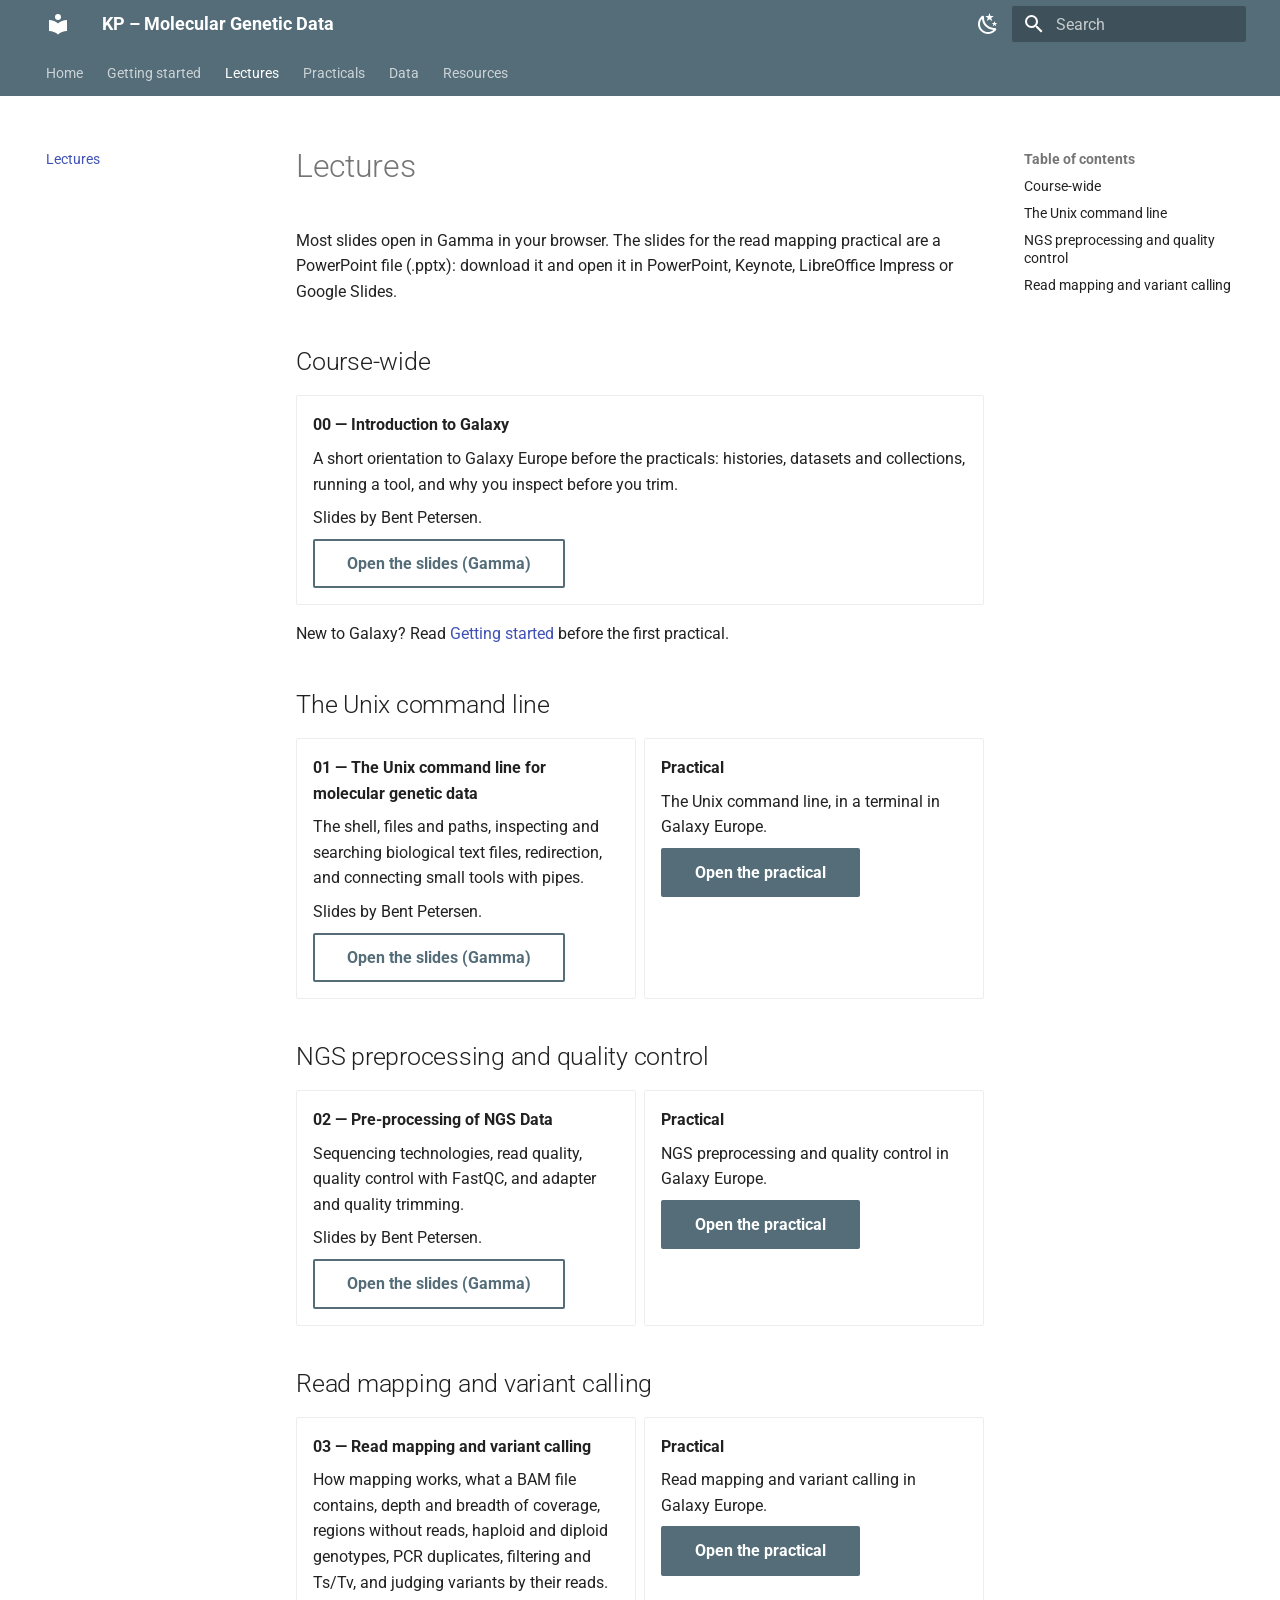
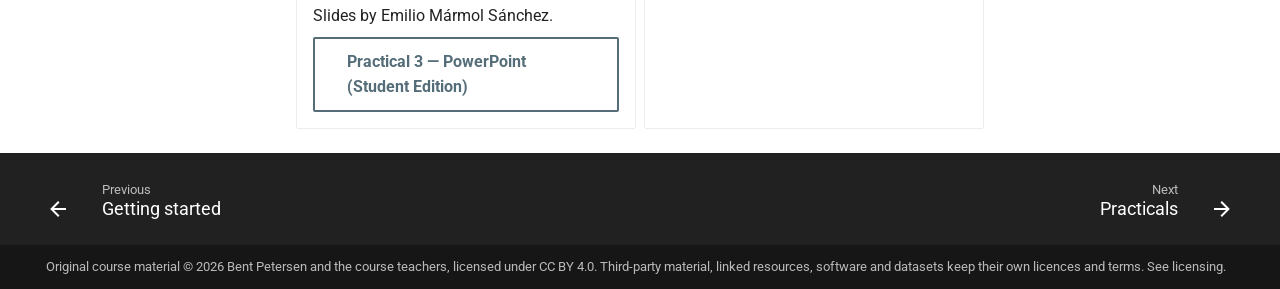
<file: lectures/index.html>
<!doctype html>
<html lang="en" class="no-js">
  <head>
    
      <meta charset="utf-8">
      <meta name="viewport" content="width=device-width,initial-scale=1">
      
        <meta name="description" content="Lectures, hands-on exercises, data and Galaxy instructions for the KP – Molecular Genetic Data course.">
      
      
        <meta name="author" content="Bent Petersen">
      
      
        <link rel="canonical" href="https://bentpetersendk.github.io/KP-Molecular-Genetic-Data/lectures/">
      
      
        <link rel="prev" href="../galaxy/">
      
      
        <link rel="next" href="../exercises/">
      
      
        
      
      
      <link rel="icon" href="../assets/images/favicon.png">
      <meta name="generator" content="mkdocs-1.6.1, mkdocs-material-9.7.7">
    
    
      
        <title>Lectures - KP – Molecular Genetic Data</title>
      
    
    
      <link rel="stylesheet" href="../assets/stylesheets/main.ec1eaa64.min.css">
      
        
        <link rel="stylesheet" href="../assets/stylesheets/palette.ab4e12ef.min.css">
      
      


    
    
      
    
    
      
        
        
        <link rel="preconnect" href="https://fonts.gstatic.com" crossorigin>
        <link rel="stylesheet" href="https://fonts.googleapis.com/css?family=Roboto:300,300i,400,400i,700,700i%7CRoboto+Mono:400,400i,700,700i&display=fallback">
        <style>:root{--md-text-font:"Roboto";--md-code-font:"Roboto Mono"}</style>
      
    
    
      <link rel="stylesheet" href="../assets/extra.css">
    
    <script>__md_scope=new URL("..",location),__md_hash=e=>[...e].reduce(((e,_)=>(e<<5)-e+_.charCodeAt(0)),0),__md_get=(e,_=localStorage,t=__md_scope)=>JSON.parse(_.getItem(t.pathname+"."+e)),__md_set=(e,_,t=localStorage,a=__md_scope)=>{try{t.setItem(a.pathname+"."+e,JSON.stringify(_))}catch(e){}}</script>
    
      

    
    
  </head>
  
  
    
    
      
    
    
    
    
    <body dir="ltr" data-md-color-scheme="default" data-md-color-primary="blue-grey" data-md-color-accent="indigo">
  
    
    <input class="md-toggle" data-md-toggle="drawer" type="checkbox" id="__drawer" autocomplete="off">
    <input class="md-toggle" data-md-toggle="search" type="checkbox" id="__search" autocomplete="off">
    <label class="md-overlay" for="__drawer"></label>
    <div data-md-component="skip">
      
        
        <a href="#lectures" class="md-skip">
          Skip to content
        </a>
      
    </div>
    <div data-md-component="announce">
      
    </div>
    
    
      

<header class="md-header" data-md-component="header">
  <nav class="md-header__inner md-grid" aria-label="Header">
    <a href=".." title="KP – Molecular Genetic Data" class="md-header__button md-logo" aria-label="KP – Molecular Genetic Data" data-md-component="logo">
      
  
  <svg xmlns="http://www.w3.org/2000/svg" viewBox="0 0 24 24"><path d="M12 8a3 3 0 0 0 3-3 3 3 0 0 0-3-3 3 3 0 0 0-3 3 3 3 0 0 0 3 3m0 3.54C9.64 9.35 6.5 8 3 8v11c3.5 0 6.64 1.35 9 3.54 2.36-2.19 5.5-3.54 9-3.54V8c-3.5 0-6.64 1.35-9 3.54"/></svg>

    </a>
    <label class="md-header__button md-icon" for="__drawer">
      
      <svg xmlns="http://www.w3.org/2000/svg" viewBox="0 0 24 24"><path d="M3 6h18v2H3zm0 5h18v2H3zm0 5h18v2H3z"/></svg>
    </label>
    <div class="md-header__title" data-md-component="header-title">
      <div class="md-header__ellipsis">
        <div class="md-header__topic">
          <span class="md-ellipsis">
            KP – Molecular Genetic Data
          </span>
        </div>
        <div class="md-header__topic" data-md-component="header-topic">
          <span class="md-ellipsis">
            
              Lectures
            
          </span>
        </div>
      </div>
    </div>
    
      
        <form class="md-header__option" data-md-component="palette">
  
    
    
    
    <input class="md-option" data-md-color-media="(prefers-color-scheme: light)" data-md-color-scheme="default" data-md-color-primary="blue-grey" data-md-color-accent="indigo"  aria-label="Switch to dark mode"  type="radio" name="__palette" id="__palette_0">
    
      <label class="md-header__button md-icon" title="Switch to dark mode" for="__palette_1" hidden>
        <svg xmlns="http://www.w3.org/2000/svg" viewBox="0 0 24 24"><path d="m17.75 4.09-2.53 1.94.91 3.06-2.63-1.81-2.63 1.81.91-3.06-2.53-1.94L12.44 4l1.06-3 1.06 3zm3.5 6.91-1.64 1.25.59 1.98-1.7-1.17-1.7 1.17.59-1.98L15.75 11l2.06-.05L18.5 9l.69 1.95zm-2.28 4.95c.83-.08 1.72 1.1 1.19 1.85-.32.45-.66.87-1.08 1.27C15.17 23 8.84 23 4.94 19.07c-3.91-3.9-3.91-10.24 0-14.14.4-.4.82-.76 1.27-1.08.75-.53 1.93.36 1.85 1.19-.27 2.86.69 5.83 2.89 8.02a9.96 9.96 0 0 0 8.02 2.89m-1.64 2.02a12.08 12.08 0 0 1-7.8-3.47c-2.17-2.19-3.33-5-3.49-7.82-2.81 3.14-2.7 7.96.31 10.98 3.02 3.01 7.84 3.12 10.98.31"/></svg>
      </label>
    
  
    
    
    
    <input class="md-option" data-md-color-media="(prefers-color-scheme: dark)" data-md-color-scheme="slate" data-md-color-primary="blue-grey" data-md-color-accent="indigo"  aria-label="Switch to light mode"  type="radio" name="__palette" id="__palette_1">
    
      <label class="md-header__button md-icon" title="Switch to light mode" for="__palette_0" hidden>
        <svg xmlns="http://www.w3.org/2000/svg" viewBox="0 0 24 24"><path d="M12 7a5 5 0 0 1 5 5 5 5 0 0 1-5 5 5 5 0 0 1-5-5 5 5 0 0 1 5-5m0 2a3 3 0 0 0-3 3 3 3 0 0 0 3 3 3 3 0 0 0 3-3 3 3 0 0 0-3-3m0-7 2.39 3.42C13.65 5.15 12.84 5 12 5s-1.65.15-2.39.42zM3.34 7l4.16-.35A7.2 7.2 0 0 0 5.94 8.5c-.44.74-.69 1.5-.83 2.29zm.02 10 1.76-3.77a7.131 7.131 0 0 0 2.38 4.14zM20.65 7l-1.77 3.79a7.02 7.02 0 0 0-2.38-4.15zm-.01 10-4.14.36c.59-.51 1.12-1.14 1.54-1.86.42-.73.69-1.5.83-2.29zM12 22l-2.41-3.44c.74.27 1.55.44 2.41.44.82 0 1.63-.17 2.37-.44z"/></svg>
      </label>
    
  
</form>
      
    
    
      <script>var palette=__md_get("__palette");if(palette&&palette.color){if("(prefers-color-scheme)"===palette.color.media){var media=matchMedia("(prefers-color-scheme: light)"),input=document.querySelector(media.matches?"[data-md-color-media='(prefers-color-scheme: light)']":"[data-md-color-media='(prefers-color-scheme: dark)']");palette.color.media=input.getAttribute("data-md-color-media"),palette.color.scheme=input.getAttribute("data-md-color-scheme"),palette.color.primary=input.getAttribute("data-md-color-primary"),palette.color.accent=input.getAttribute("data-md-color-accent")}for(var[key,value]of Object.entries(palette.color))document.body.setAttribute("data-md-color-"+key,value)}</script>
    
    
    
      
      
        <label class="md-header__button md-icon" for="__search">
          
          <svg xmlns="http://www.w3.org/2000/svg" viewBox="0 0 24 24"><path d="M9.5 3A6.5 6.5 0 0 1 16 9.5c0 1.61-.59 3.09-1.56 4.23l.27.27h.79l5 5-1.5 1.5-5-5v-.79l-.27-.27A6.52 6.52 0 0 1 9.5 16 6.5 6.5 0 0 1 3 9.5 6.5 6.5 0 0 1 9.5 3m0 2C7 5 5 7 5 9.5S7 14 9.5 14 14 12 14 9.5 12 5 9.5 5"/></svg>
        </label>
        <div class="md-search" data-md-component="search" role="dialog">
  <label class="md-search__overlay" for="__search"></label>
  <div class="md-search__inner" role="search">
    <form class="md-search__form" name="search">
      <input type="text" class="md-search__input" name="query" aria-label="Search" placeholder="Search" autocapitalize="off" autocorrect="off" autocomplete="off" spellcheck="false" data-md-component="search-query" required>
      <label class="md-search__icon md-icon" for="__search">
        
        <svg xmlns="http://www.w3.org/2000/svg" viewBox="0 0 24 24"><path d="M9.5 3A6.5 6.5 0 0 1 16 9.5c0 1.61-.59 3.09-1.56 4.23l.27.27h.79l5 5-1.5 1.5-5-5v-.79l-.27-.27A6.52 6.52 0 0 1 9.5 16 6.5 6.5 0 0 1 3 9.5 6.5 6.5 0 0 1 9.5 3m0 2C7 5 5 7 5 9.5S7 14 9.5 14 14 12 14 9.5 12 5 9.5 5"/></svg>
        
        <svg xmlns="http://www.w3.org/2000/svg" viewBox="0 0 24 24"><path d="M20 11v2H8l5.5 5.5-1.42 1.42L4.16 12l7.92-7.92L13.5 5.5 8 11z"/></svg>
      </label>
      <nav class="md-search__options" aria-label="Search">
        
        <button type="reset" class="md-search__icon md-icon" title="Clear" aria-label="Clear" tabindex="-1">
          
          <svg xmlns="http://www.w3.org/2000/svg" viewBox="0 0 24 24"><path d="M19 6.41 17.59 5 12 10.59 6.41 5 5 6.41 10.59 12 5 17.59 6.41 19 12 13.41 17.59 19 19 17.59 13.41 12z"/></svg>
        </button>
      </nav>
      
    </form>
    <div class="md-search__output">
      <div class="md-search__scrollwrap" tabindex="0" data-md-scrollfix>
        <div class="md-search-result" data-md-component="search-result">
          <div class="md-search-result__meta">
            Initializing search
          </div>
          <ol class="md-search-result__list" role="presentation"></ol>
        </div>
      </div>
    </div>
  </div>
</div>
      
    
    
  </nav>
  
</header>
    
    <div class="md-container" data-md-component="container">
      
      
        
          
            
<nav class="md-tabs" aria-label="Tabs" data-md-component="tabs">
  <div class="md-grid">
    <ul class="md-tabs__list">
      
        
  
  
  
  
    <li class="md-tabs__item">
      <a href=".." class="md-tabs__link">
        
  
  
    
  
  Home

      </a>
    </li>
  

      
        
  
  
  
  
    <li class="md-tabs__item">
      <a href="../galaxy/" class="md-tabs__link">
        
  
  
    
  
  Getting started

      </a>
    </li>
  

      
        
  
  
  
    
  
  
    <li class="md-tabs__item md-tabs__item--active">
      <a href="./" class="md-tabs__link">
        
  
  
    
  
  Lectures

      </a>
    </li>
  

      
        
  
  
  
  
    
    
      <li class="md-tabs__item">
        <a href="../exercises/" class="md-tabs__link">
          
  
  
    
  
  Practicals

        </a>
      </li>
    
  

      
        
  
  
  
  
    <li class="md-tabs__item">
      <a href="../data/" class="md-tabs__link">
        
  
  
    
  
  Data

      </a>
    </li>
  

      
        
  
  
  
  
    <li class="md-tabs__item">
      <a href="../resources/" class="md-tabs__link">
        
  
  
    
  
  Resources

      </a>
    </li>
  

      
    </ul>
  </div>
</nav>
          
        
      
      <main class="md-main" data-md-component="main">
        <div class="md-main__inner md-grid">
          
            
              
              <div class="md-sidebar md-sidebar--primary" data-md-component="sidebar" data-md-type="navigation" >
                <div class="md-sidebar__scrollwrap">
                  <div class="md-sidebar__inner">
                    


  


<nav class="md-nav md-nav--primary md-nav--lifted" aria-label="Navigation" data-md-level="0">
  <label class="md-nav__title" for="__drawer">
    <a href=".." title="KP – Molecular Genetic Data" class="md-nav__button md-logo" aria-label="KP – Molecular Genetic Data" data-md-component="logo">
      
  
  <svg xmlns="http://www.w3.org/2000/svg" viewBox="0 0 24 24"><path d="M12 8a3 3 0 0 0 3-3 3 3 0 0 0-3-3 3 3 0 0 0-3 3 3 3 0 0 0 3 3m0 3.54C9.64 9.35 6.5 8 3 8v11c3.5 0 6.64 1.35 9 3.54 2.36-2.19 5.5-3.54 9-3.54V8c-3.5 0-6.64 1.35-9 3.54"/></svg>

    </a>
    KP – Molecular Genetic Data
  </label>
  
  <ul class="md-nav__list" data-md-scrollfix>
    
      
      
  
  
  
  
    <li class="md-nav__item">
      <a href=".." class="md-nav__link">
        
  
  
  <span class="md-ellipsis">
    
  
    Home
  

    
  </span>
  
  

      </a>
    </li>
  

    
      
      
  
  
  
  
    <li class="md-nav__item">
      <a href="../galaxy/" class="md-nav__link">
        
  
  
  <span class="md-ellipsis">
    
  
    Getting started
  

    
  </span>
  
  

      </a>
    </li>
  

    
      
      
  
  
    
  
  
  
    <li class="md-nav__item md-nav__item--active">
      
      <input class="md-nav__toggle md-toggle" type="checkbox" id="__toc">
      
      
        
      
      
        <label class="md-nav__link md-nav__link--active" for="__toc">
          
  
  
  <span class="md-ellipsis">
    
  
    Lectures
  

    
  </span>
  
  

          <span class="md-nav__icon md-icon"></span>
        </label>
      
      <a href="./" class="md-nav__link md-nav__link--active">
        
  
  
  <span class="md-ellipsis">
    
  
    Lectures
  

    
  </span>
  
  

      </a>
      
        

<nav class="md-nav md-nav--secondary" aria-label="Table of contents">
  
  
  
    
  
  
    <label class="md-nav__title" for="__toc">
      <span class="md-nav__icon md-icon"></span>
      Table of contents
    </label>
    <ul class="md-nav__list" data-md-component="toc" data-md-scrollfix>
      
        <li class="md-nav__item">
  <a href="#course-wide" class="md-nav__link">
    <span class="md-ellipsis">
      
        Course-wide
      
    </span>
  </a>
  
</li>
      
        <li class="md-nav__item">
  <a href="#the-unix-command-line" class="md-nav__link">
    <span class="md-ellipsis">
      
        The Unix command line
      
    </span>
  </a>
  
</li>
      
        <li class="md-nav__item">
  <a href="#ngs-preprocessing-and-quality-control" class="md-nav__link">
    <span class="md-ellipsis">
      
        NGS preprocessing and quality control
      
    </span>
  </a>
  
</li>
      
        <li class="md-nav__item">
  <a href="#read-mapping-and-variant-calling" class="md-nav__link">
    <span class="md-ellipsis">
      
        Read mapping and variant calling
      
    </span>
  </a>
  
</li>
      
    </ul>
  
</nav>
      
    </li>
  

    
      
      
  
  
  
  
    
    
      
        
          
        
      
        
      
        
      
        
      
    
    
    
      
      
        
      
    
    
    <li class="md-nav__item md-nav__item--nested">
      
        
        
        <input class="md-nav__toggle md-toggle " type="checkbox" id="__nav_4" >
        
          
          <div class="md-nav__link md-nav__container">
            <a href="../exercises/" class="md-nav__link ">
              
  
  
  <span class="md-ellipsis">
    
  
    Practicals
  

    
  </span>
  
  

            </a>
            
              
              <label class="md-nav__link " for="__nav_4" id="__nav_4_label" tabindex="0">
                <span class="md-nav__icon md-icon"></span>
              </label>
            
          </div>
        
        <nav class="md-nav" data-md-level="1" aria-labelledby="__nav_4_label" aria-expanded="false">
          <label class="md-nav__title" for="__nav_4">
            <span class="md-nav__icon md-icon"></span>
            
  
    Practicals
  

          </label>
          <ul class="md-nav__list" data-md-scrollfix>
            
              
            
              
                
  
  
  
  
    <li class="md-nav__item">
      <a href="../exercises/unix-command-line/" class="md-nav__link">
        
  
  
  <span class="md-ellipsis">
    
  
    The Unix command line
  

    
  </span>
  
  

      </a>
    </li>
  

              
            
              
                
  
  
  
  
    <li class="md-nav__item">
      <a href="../exercises/ngs-preprocessing/" class="md-nav__link">
        
  
  
  <span class="md-ellipsis">
    
  
    NGS preprocessing and quality control
  

    
  </span>
  
  

      </a>
    </li>
  

              
            
              
                
  
  
  
  
    <li class="md-nav__item">
      <a href="../exercises/read-mapping-variant-calling/" class="md-nav__link">
        
  
  
  <span class="md-ellipsis">
    
  
    Read mapping and variant calling
  

    
  </span>
  
  

      </a>
    </li>
  

              
            
          </ul>
        </nav>
      
    </li>
  

    
      
      
  
  
  
  
    <li class="md-nav__item">
      <a href="../data/" class="md-nav__link">
        
  
  
  <span class="md-ellipsis">
    
  
    Data
  

    
  </span>
  
  

      </a>
    </li>
  

    
      
      
  
  
  
  
    <li class="md-nav__item">
      <a href="../resources/" class="md-nav__link">
        
  
  
  <span class="md-ellipsis">
    
  
    Resources
  

    
  </span>
  
  

      </a>
    </li>
  

    
  </ul>
</nav>
                  </div>
                </div>
              </div>
            
            
              
              <div class="md-sidebar md-sidebar--secondary" data-md-component="sidebar" data-md-type="toc" >
                <div class="md-sidebar__scrollwrap">
                  <div class="md-sidebar__inner">
                    

<nav class="md-nav md-nav--secondary" aria-label="Table of contents">
  
  
  
    
  
  
    <label class="md-nav__title" for="__toc">
      <span class="md-nav__icon md-icon"></span>
      Table of contents
    </label>
    <ul class="md-nav__list" data-md-component="toc" data-md-scrollfix>
      
        <li class="md-nav__item">
  <a href="#course-wide" class="md-nav__link">
    <span class="md-ellipsis">
      
        Course-wide
      
    </span>
  </a>
  
</li>
      
        <li class="md-nav__item">
  <a href="#the-unix-command-line" class="md-nav__link">
    <span class="md-ellipsis">
      
        The Unix command line
      
    </span>
  </a>
  
</li>
      
        <li class="md-nav__item">
  <a href="#ngs-preprocessing-and-quality-control" class="md-nav__link">
    <span class="md-ellipsis">
      
        NGS preprocessing and quality control
      
    </span>
  </a>
  
</li>
      
        <li class="md-nav__item">
  <a href="#read-mapping-and-variant-calling" class="md-nav__link">
    <span class="md-ellipsis">
      
        Read mapping and variant calling
      
    </span>
  </a>
  
</li>
      
    </ul>
  
</nav>
                  </div>
                </div>
              </div>
            
          
          
            <div class="md-content" data-md-component="content">
              
              <article class="md-content__inner md-typeset">
                
                  



<h1 id="lectures">Lectures<a class="headerlink" href="#lectures" title="Permanent link">&para;</a></h1>
<p>Most slides open in Gamma in your browser. The slides for the read mapping practical are a PowerPoint file (.pptx): download it and open it in PowerPoint, Keynote, LibreOffice Impress or Google Slides.</p>
<h2 id="course-wide">Course-wide<a class="headerlink" href="#course-wide" title="Permanent link">&para;</a></h2>
<div class="grid cards">
<ul>
<li>
<p><strong>00 — Introduction to Galaxy</strong></p>
<p>A short orientation to Galaxy Europe before the practicals: histories, datasets and collections, running a tool, and why you inspect before you trim.</p>
<p>Slides by Bent Petersen.</p>
<p><a class="md-button" href="https://gamma.app/docs/2026-10-21-KP-Molecular-Genetic-Data-00-Introduction-to-Galax-oa3rdv8ey9xrvmr" target="_blank" rel="noopener noreferrer">Open the slides (Gamma)</a></p>
</li>
</ul>
</div>
<p>New to Galaxy? Read <a href="../galaxy/">Getting started</a> before the first practical.</p>
<h2 id="the-unix-command-line">The Unix command line<a class="headerlink" href="#the-unix-command-line" title="Permanent link">&para;</a></h2>
<div class="grid cards">
<ul>
<li>
<p><strong>01 — The Unix command line for molecular genetic data</strong></p>
<p>The shell, files and paths, inspecting and searching biological text files, redirection, and connecting small tools with pipes.</p>
<p>Slides by Bent Petersen.</p>
<p><a class="md-button" href="https://gamma.app/docs/2g3maim8xyow2nn" target="_blank" rel="noopener noreferrer">Open the slides (Gamma)</a></p>
</li>
<li>
<p><strong>Practical</strong></p>
<p>The Unix command line, in a terminal in Galaxy Europe.</p>
<p><a class="md-button md-button--primary" href="../exercises/unix-command-line/">Open the practical</a></p>
</li>
</ul>
</div>
<h2 id="ngs-preprocessing-and-quality-control">NGS preprocessing and quality control<a class="headerlink" href="#ngs-preprocessing-and-quality-control" title="Permanent link">&para;</a></h2>
<div class="grid cards">
<ul>
<li>
<p><strong>02 — Pre-processing of NGS Data</strong></p>
<p>Sequencing technologies, read quality, quality control with FastQC, and adapter and quality trimming.</p>
<p>Slides by Bent Petersen.</p>
<p><a class="md-button" href="https://gamma.app/docs/2026-10-21-KP-Molecular-Genetic-Data-01-Pre-processing-of-NGS-unhgl7f2zj01eu9" target="_blank" rel="noopener noreferrer">Open the slides (Gamma)</a></p>
</li>
<li>
<p><strong>Practical</strong></p>
<p>NGS preprocessing and quality control in Galaxy Europe.</p>
<p><a class="md-button md-button--primary" href="../exercises/ngs-preprocessing/">Open the practical</a></p>
</li>
</ul>
</div>
<h2 id="read-mapping-and-variant-calling">Read mapping and variant calling<a class="headerlink" href="#read-mapping-and-variant-calling" title="Permanent link">&para;</a></h2>
<div class="grid cards">
<ul>
<li>
<p><strong>03 — Read mapping and variant calling</strong></p>
<p>How mapping works, what a BAM file contains, depth and breadth of coverage, regions without reads, haploid and diploid genotypes, PCR duplicates, filtering and Ts/Tv, and judging variants by their reads.</p>
<p>Slides by Emilio Mármol Sánchez.</p>
<p><a class="md-button" href="slides/Practical3_Read_mapping_and_variant_calling_STUDENT.pptx">Practical 3 — PowerPoint (Student Edition)</a></p>
</li>
<li>
<p><strong>Practical</strong></p>
<p>Read mapping and variant calling in Galaxy Europe.</p>
<p><a class="md-button md-button--primary" href="../exercises/read-mapping-variant-calling/">Open the practical</a></p>
</li>
</ul>
</div>
<!-- Maintainers: add further slide decks as cards in the matching section (live Gamma links); add a section per practical, in course order. -->







  
  






                
              </article>
            </div>
          
          
<script>var target=document.getElementById(location.hash.slice(1));target&&target.name&&(target.checked=target.name.startsWith("__tabbed_"))</script>
        </div>
        
          <button type="button" class="md-top md-icon" data-md-component="top" hidden>
  
  <svg xmlns="http://www.w3.org/2000/svg" viewBox="0 0 24 24"><path d="M13 20h-2V8l-5.5 5.5-1.42-1.42L12 4.16l7.92 7.92-1.42 1.42L13 8z"/></svg>
  Back to top
</button>
        
      </main>
      
        <footer class="md-footer">
  
    
      
      <nav class="md-footer__inner md-grid" aria-label="Footer" >
        
          
          <a href="../galaxy/" class="md-footer__link md-footer__link--prev" aria-label="Previous: Getting started">
            <div class="md-footer__button md-icon">
              
              <svg xmlns="http://www.w3.org/2000/svg" viewBox="0 0 24 24"><path d="M20 11v2H8l5.5 5.5-1.42 1.42L4.16 12l7.92-7.92L13.5 5.5 8 11z"/></svg>
            </div>
            <div class="md-footer__title">
              <span class="md-footer__direction">
                Previous
              </span>
              <div class="md-ellipsis">
                Getting started
              </div>
            </div>
          </a>
        
        
          
          <a href="../exercises/" class="md-footer__link md-footer__link--next" aria-label="Next: Practicals">
            <div class="md-footer__title">
              <span class="md-footer__direction">
                Next
              </span>
              <div class="md-ellipsis">
                Practicals
              </div>
            </div>
            <div class="md-footer__button md-icon">
              
              <svg xmlns="http://www.w3.org/2000/svg" viewBox="0 0 24 24"><path d="M4 11v2h12l-5.5 5.5 1.42 1.42L19.84 12l-7.92-7.92L10.5 5.5 16 11z"/></svg>
            </div>
          </a>
        
      </nav>
    
  
  <div class="md-footer-meta md-typeset">
    <div class="md-footer-meta__inner md-grid">
      <div class="md-copyright">
  
    <div class="md-copyright__highlight">
      Original course material © 2026 Bent Petersen and the course teachers, licensed under <a href="https://creativecommons.org/licenses/by/4.0/">CC BY 4.0</a>. Third-party material, linked resources, software and datasets keep their own licences and terms. See <a href="https://github.com/bentpetersendk/KP-Molecular-Genetic-Data/blob/main/LICENSE.md">licensing</a>.
    </div>
  
  
</div>
      
    </div>
  </div>
</footer>
      
    </div>
    <div class="md-dialog" data-md-component="dialog">
      <div class="md-dialog__inner md-typeset"></div>
    </div>
    
    
    
      
      
      <script id="__config" type="application/json">{"annotate": null, "base": "..", "features": ["navigation.tabs", "navigation.sections", "navigation.top", "navigation.footer", "navigation.indexes", "toc.follow", "search.highlight", "content.code.copy"], "search": "../assets/javascripts/workers/search.2c215733.min.js", "tags": null, "translations": {"clipboard.copied": "Copied to clipboard", "clipboard.copy": "Copy to clipboard", "search.result.more.one": "1 more on this page", "search.result.more.other": "# more on this page", "search.result.none": "No matching documents", "search.result.one": "1 matching document", "search.result.other": "# matching documents", "search.result.placeholder": "Type to start searching", "search.result.term.missing": "Missing", "select.version": "Select version"}, "version": null}</script>
    
    
      <script src="../assets/javascripts/bundle.d7400e89.min.js"></script>
      
    
  </body>
</html>
</file>
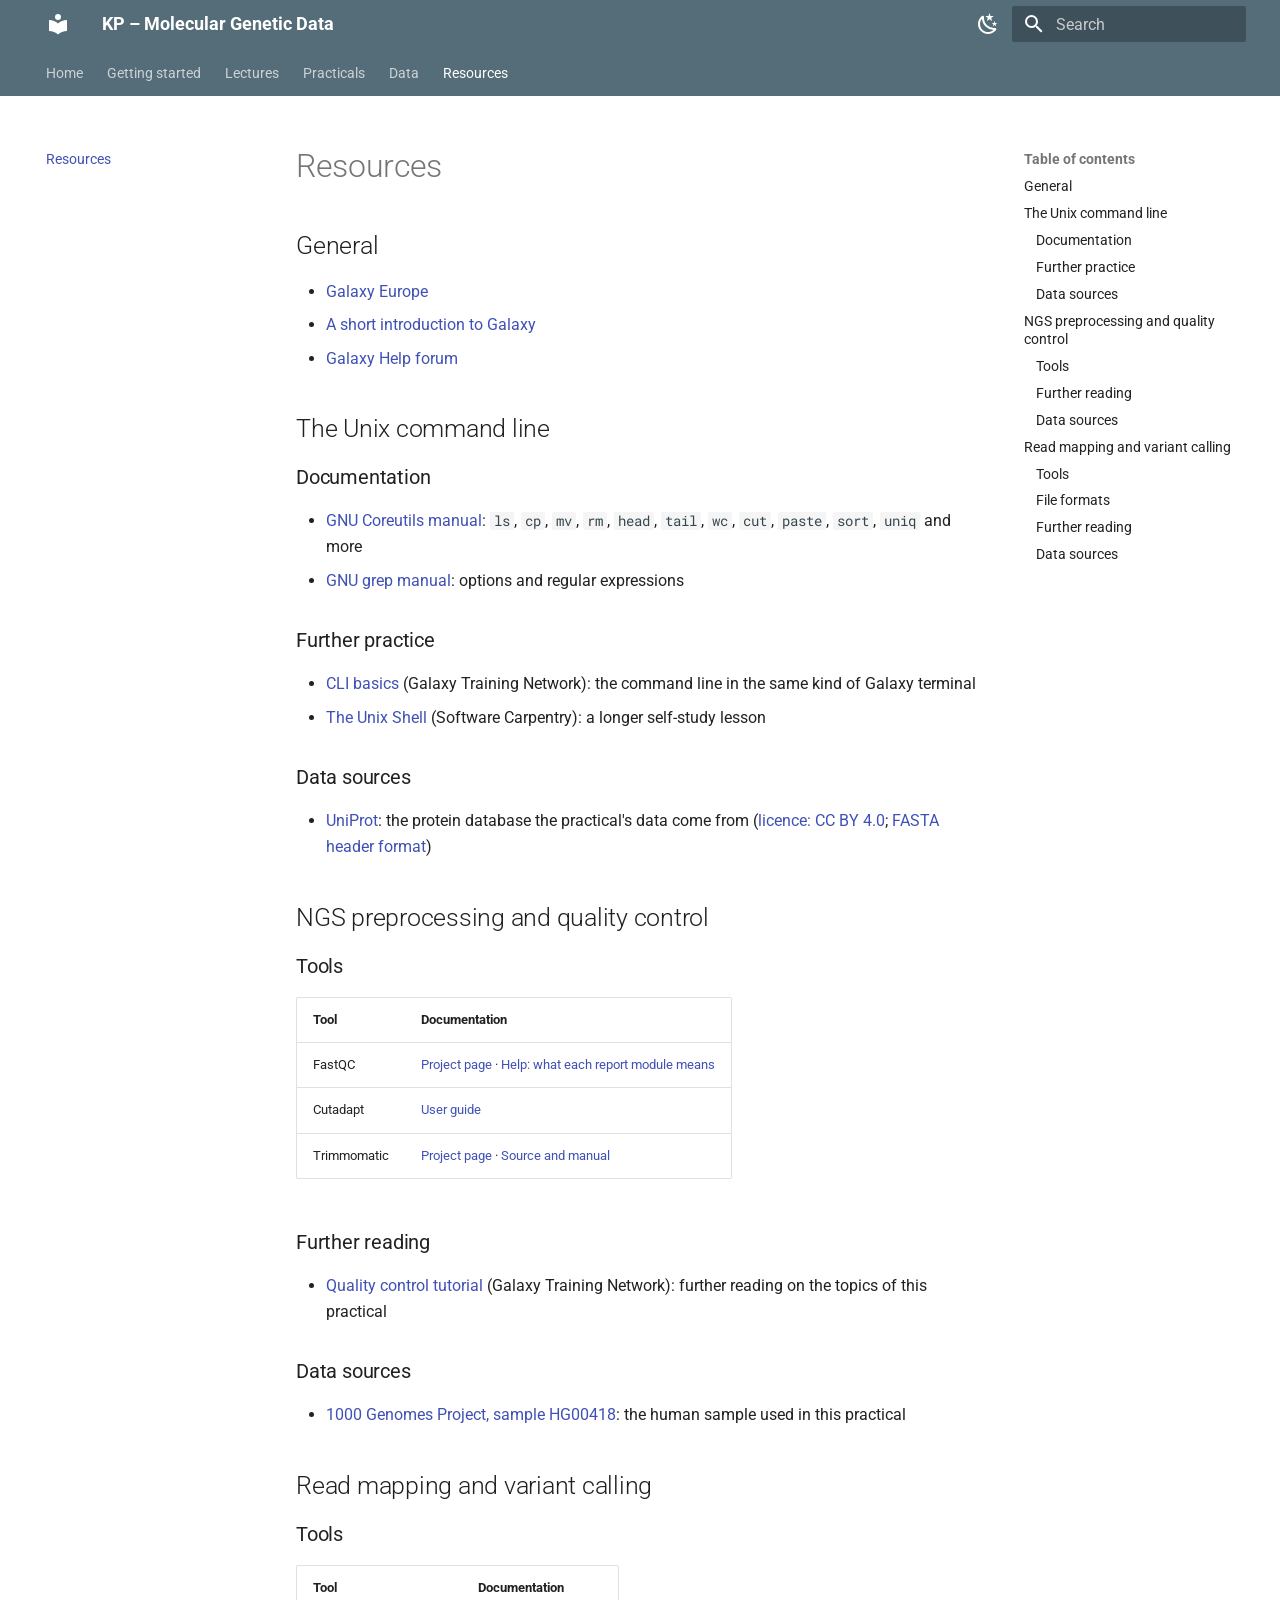
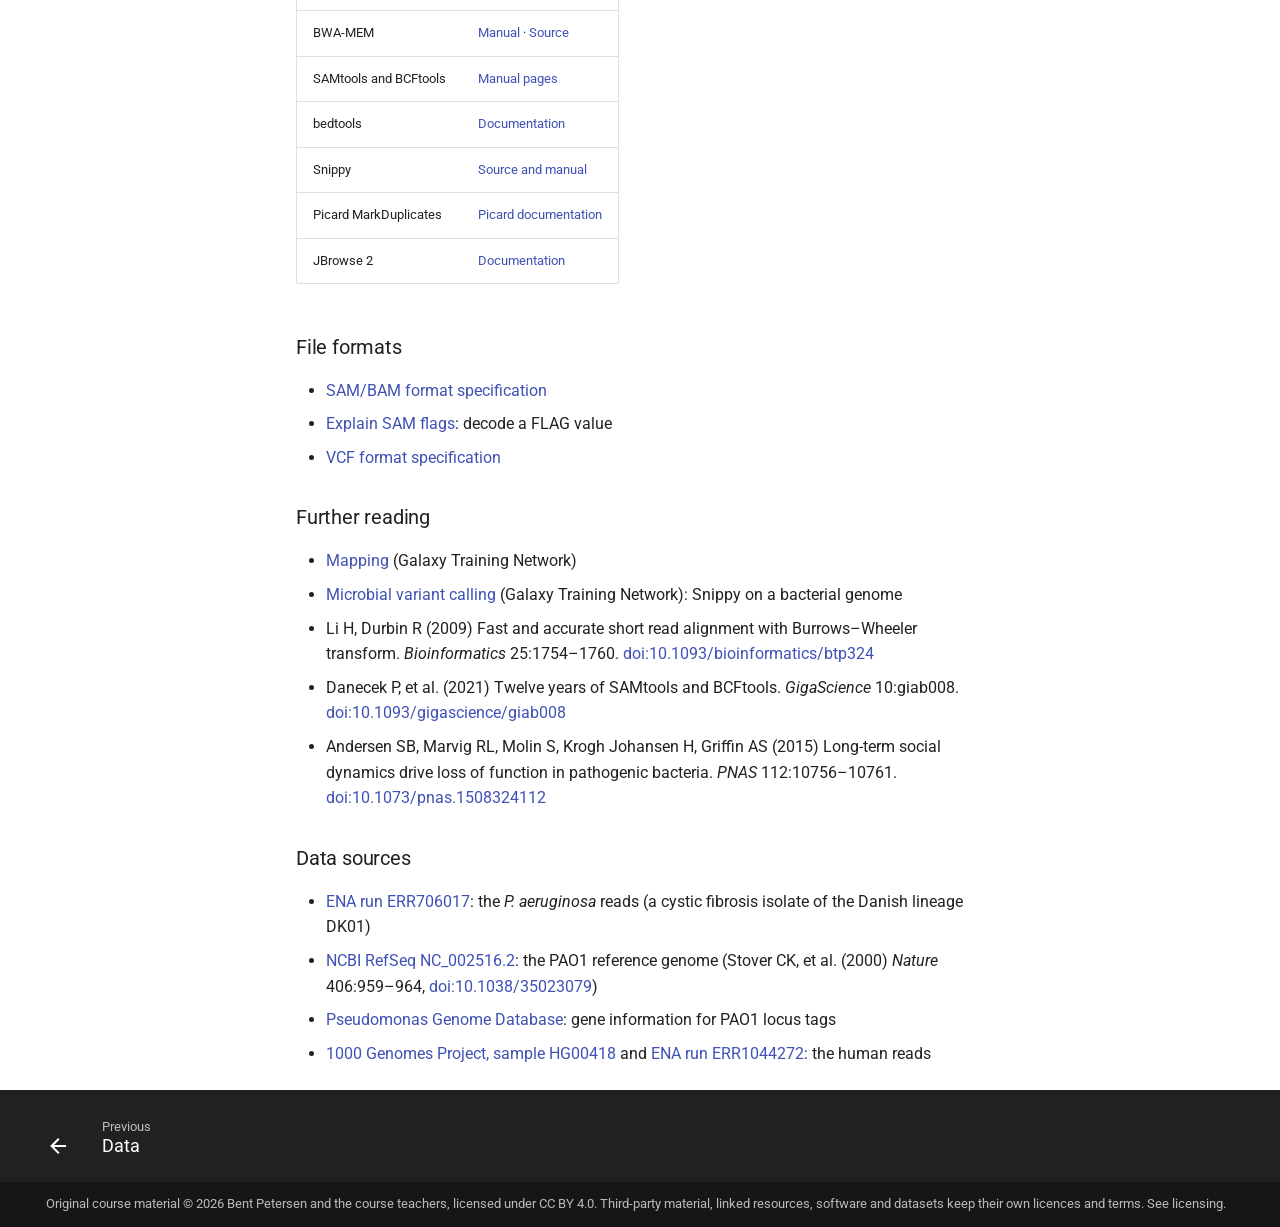
<file: resources/index.html>
<!doctype html>
<html lang="en" class="no-js">
  <head>
    
      <meta charset="utf-8">
      <meta name="viewport" content="width=device-width,initial-scale=1">
      
        <meta name="description" content="Lectures, hands-on exercises, data and Galaxy instructions for the KP – Molecular Genetic Data course.">
      
      
        <meta name="author" content="Bent Petersen">
      
      
        <link rel="canonical" href="https://bentpetersendk.github.io/KP-Molecular-Genetic-Data/resources/">
      
      
        <link rel="prev" href="../data/">
      
      
      
        
      
      
      <link rel="icon" href="../assets/images/favicon.png">
      <meta name="generator" content="mkdocs-1.6.1, mkdocs-material-9.7.7">
    
    
      
        <title>Resources - KP – Molecular Genetic Data</title>
      
    
    
      <link rel="stylesheet" href="../assets/stylesheets/main.ec1eaa64.min.css">
      
        
        <link rel="stylesheet" href="../assets/stylesheets/palette.ab4e12ef.min.css">
      
      


    
    
      
    
    
      
        
        
        <link rel="preconnect" href="https://fonts.gstatic.com" crossorigin>
        <link rel="stylesheet" href="https://fonts.googleapis.com/css?family=Roboto:300,300i,400,400i,700,700i%7CRoboto+Mono:400,400i,700,700i&display=fallback">
        <style>:root{--md-text-font:"Roboto";--md-code-font:"Roboto Mono"}</style>
      
    
    
      <link rel="stylesheet" href="../assets/extra.css">
    
    <script>__md_scope=new URL("..",location),__md_hash=e=>[...e].reduce(((e,_)=>(e<<5)-e+_.charCodeAt(0)),0),__md_get=(e,_=localStorage,t=__md_scope)=>JSON.parse(_.getItem(t.pathname+"."+e)),__md_set=(e,_,t=localStorage,a=__md_scope)=>{try{t.setItem(a.pathname+"."+e,JSON.stringify(_))}catch(e){}}</script>
    
      

    
    
  </head>
  
  
    
    
      
    
    
    
    
    <body dir="ltr" data-md-color-scheme="default" data-md-color-primary="blue-grey" data-md-color-accent="indigo">
  
    
    <input class="md-toggle" data-md-toggle="drawer" type="checkbox" id="__drawer" autocomplete="off">
    <input class="md-toggle" data-md-toggle="search" type="checkbox" id="__search" autocomplete="off">
    <label class="md-overlay" for="__drawer"></label>
    <div data-md-component="skip">
      
        
        <a href="#resources" class="md-skip">
          Skip to content
        </a>
      
    </div>
    <div data-md-component="announce">
      
    </div>
    
    
      

<header class="md-header" data-md-component="header">
  <nav class="md-header__inner md-grid" aria-label="Header">
    <a href=".." title="KP – Molecular Genetic Data" class="md-header__button md-logo" aria-label="KP – Molecular Genetic Data" data-md-component="logo">
      
  
  <svg xmlns="http://www.w3.org/2000/svg" viewBox="0 0 24 24"><path d="M12 8a3 3 0 0 0 3-3 3 3 0 0 0-3-3 3 3 0 0 0-3 3 3 3 0 0 0 3 3m0 3.54C9.64 9.35 6.5 8 3 8v11c3.5 0 6.64 1.35 9 3.54 2.36-2.19 5.5-3.54 9-3.54V8c-3.5 0-6.64 1.35-9 3.54"/></svg>

    </a>
    <label class="md-header__button md-icon" for="__drawer">
      
      <svg xmlns="http://www.w3.org/2000/svg" viewBox="0 0 24 24"><path d="M3 6h18v2H3zm0 5h18v2H3zm0 5h18v2H3z"/></svg>
    </label>
    <div class="md-header__title" data-md-component="header-title">
      <div class="md-header__ellipsis">
        <div class="md-header__topic">
          <span class="md-ellipsis">
            KP – Molecular Genetic Data
          </span>
        </div>
        <div class="md-header__topic" data-md-component="header-topic">
          <span class="md-ellipsis">
            
              Resources
            
          </span>
        </div>
      </div>
    </div>
    
      
        <form class="md-header__option" data-md-component="palette">
  
    
    
    
    <input class="md-option" data-md-color-media="(prefers-color-scheme: light)" data-md-color-scheme="default" data-md-color-primary="blue-grey" data-md-color-accent="indigo"  aria-label="Switch to dark mode"  type="radio" name="__palette" id="__palette_0">
    
      <label class="md-header__button md-icon" title="Switch to dark mode" for="__palette_1" hidden>
        <svg xmlns="http://www.w3.org/2000/svg" viewBox="0 0 24 24"><path d="m17.75 4.09-2.53 1.94.91 3.06-2.63-1.81-2.63 1.81.91-3.06-2.53-1.94L12.44 4l1.06-3 1.06 3zm3.5 6.91-1.64 1.25.59 1.98-1.7-1.17-1.7 1.17.59-1.98L15.75 11l2.06-.05L18.5 9l.69 1.95zm-2.28 4.95c.83-.08 1.72 1.1 1.19 1.85-.32.45-.66.87-1.08 1.27C15.17 23 8.84 23 4.94 19.07c-3.91-3.9-3.91-10.24 0-14.14.4-.4.82-.76 1.27-1.08.75-.53 1.93.36 1.85 1.19-.27 2.86.69 5.83 2.89 8.02a9.96 9.96 0 0 0 8.02 2.89m-1.64 2.02a12.08 12.08 0 0 1-7.8-3.47c-2.17-2.19-3.33-5-3.49-7.82-2.81 3.14-2.7 7.96.31 10.98 3.02 3.01 7.84 3.12 10.98.31"/></svg>
      </label>
    
  
    
    
    
    <input class="md-option" data-md-color-media="(prefers-color-scheme: dark)" data-md-color-scheme="slate" data-md-color-primary="blue-grey" data-md-color-accent="indigo"  aria-label="Switch to light mode"  type="radio" name="__palette" id="__palette_1">
    
      <label class="md-header__button md-icon" title="Switch to light mode" for="__palette_0" hidden>
        <svg xmlns="http://www.w3.org/2000/svg" viewBox="0 0 24 24"><path d="M12 7a5 5 0 0 1 5 5 5 5 0 0 1-5 5 5 5 0 0 1-5-5 5 5 0 0 1 5-5m0 2a3 3 0 0 0-3 3 3 3 0 0 0 3 3 3 3 0 0 0 3-3 3 3 0 0 0-3-3m0-7 2.39 3.42C13.65 5.15 12.84 5 12 5s-1.65.15-2.39.42zM3.34 7l4.16-.35A7.2 7.2 0 0 0 5.94 8.5c-.44.74-.69 1.5-.83 2.29zm.02 10 1.76-3.77a7.131 7.131 0 0 0 2.38 4.14zM20.65 7l-1.77 3.79a7.02 7.02 0 0 0-2.38-4.15zm-.01 10-4.14.36c.59-.51 1.12-1.14 1.54-1.86.42-.73.69-1.5.83-2.29zM12 22l-2.41-3.44c.74.27 1.55.44 2.41.44.82 0 1.63-.17 2.37-.44z"/></svg>
      </label>
    
  
</form>
      
    
    
      <script>var palette=__md_get("__palette");if(palette&&palette.color){if("(prefers-color-scheme)"===palette.color.media){var media=matchMedia("(prefers-color-scheme: light)"),input=document.querySelector(media.matches?"[data-md-color-media='(prefers-color-scheme: light)']":"[data-md-color-media='(prefers-color-scheme: dark)']");palette.color.media=input.getAttribute("data-md-color-media"),palette.color.scheme=input.getAttribute("data-md-color-scheme"),palette.color.primary=input.getAttribute("data-md-color-primary"),palette.color.accent=input.getAttribute("data-md-color-accent")}for(var[key,value]of Object.entries(palette.color))document.body.setAttribute("data-md-color-"+key,value)}</script>
    
    
    
      
      
        <label class="md-header__button md-icon" for="__search">
          
          <svg xmlns="http://www.w3.org/2000/svg" viewBox="0 0 24 24"><path d="M9.5 3A6.5 6.5 0 0 1 16 9.5c0 1.61-.59 3.09-1.56 4.23l.27.27h.79l5 5-1.5 1.5-5-5v-.79l-.27-.27A6.52 6.52 0 0 1 9.5 16 6.5 6.5 0 0 1 3 9.5 6.5 6.5 0 0 1 9.5 3m0 2C7 5 5 7 5 9.5S7 14 9.5 14 14 12 14 9.5 12 5 9.5 5"/></svg>
        </label>
        <div class="md-search" data-md-component="search" role="dialog">
  <label class="md-search__overlay" for="__search"></label>
  <div class="md-search__inner" role="search">
    <form class="md-search__form" name="search">
      <input type="text" class="md-search__input" name="query" aria-label="Search" placeholder="Search" autocapitalize="off" autocorrect="off" autocomplete="off" spellcheck="false" data-md-component="search-query" required>
      <label class="md-search__icon md-icon" for="__search">
        
        <svg xmlns="http://www.w3.org/2000/svg" viewBox="0 0 24 24"><path d="M9.5 3A6.5 6.5 0 0 1 16 9.5c0 1.61-.59 3.09-1.56 4.23l.27.27h.79l5 5-1.5 1.5-5-5v-.79l-.27-.27A6.52 6.52 0 0 1 9.5 16 6.5 6.5 0 0 1 3 9.5 6.5 6.5 0 0 1 9.5 3m0 2C7 5 5 7 5 9.5S7 14 9.5 14 14 12 14 9.5 12 5 9.5 5"/></svg>
        
        <svg xmlns="http://www.w3.org/2000/svg" viewBox="0 0 24 24"><path d="M20 11v2H8l5.5 5.5-1.42 1.42L4.16 12l7.92-7.92L13.5 5.5 8 11z"/></svg>
      </label>
      <nav class="md-search__options" aria-label="Search">
        
        <button type="reset" class="md-search__icon md-icon" title="Clear" aria-label="Clear" tabindex="-1">
          
          <svg xmlns="http://www.w3.org/2000/svg" viewBox="0 0 24 24"><path d="M19 6.41 17.59 5 12 10.59 6.41 5 5 6.41 10.59 12 5 17.59 6.41 19 12 13.41 17.59 19 19 17.59 13.41 12z"/></svg>
        </button>
      </nav>
      
    </form>
    <div class="md-search__output">
      <div class="md-search__scrollwrap" tabindex="0" data-md-scrollfix>
        <div class="md-search-result" data-md-component="search-result">
          <div class="md-search-result__meta">
            Initializing search
          </div>
          <ol class="md-search-result__list" role="presentation"></ol>
        </div>
      </div>
    </div>
  </div>
</div>
      
    
    
  </nav>
  
</header>
    
    <div class="md-container" data-md-component="container">
      
      
        
          
            
<nav class="md-tabs" aria-label="Tabs" data-md-component="tabs">
  <div class="md-grid">
    <ul class="md-tabs__list">
      
        
  
  
  
  
    <li class="md-tabs__item">
      <a href=".." class="md-tabs__link">
        
  
  
    
  
  Home

      </a>
    </li>
  

      
        
  
  
  
  
    <li class="md-tabs__item">
      <a href="../galaxy/" class="md-tabs__link">
        
  
  
    
  
  Getting started

      </a>
    </li>
  

      
        
  
  
  
  
    <li class="md-tabs__item">
      <a href="../lectures/" class="md-tabs__link">
        
  
  
    
  
  Lectures

      </a>
    </li>
  

      
        
  
  
  
  
    
    
      <li class="md-tabs__item">
        <a href="../exercises/" class="md-tabs__link">
          
  
  
    
  
  Practicals

        </a>
      </li>
    
  

      
        
  
  
  
  
    <li class="md-tabs__item">
      <a href="../data/" class="md-tabs__link">
        
  
  
    
  
  Data

      </a>
    </li>
  

      
        
  
  
  
    
  
  
    <li class="md-tabs__item md-tabs__item--active">
      <a href="./" class="md-tabs__link">
        
  
  
    
  
  Resources

      </a>
    </li>
  

      
    </ul>
  </div>
</nav>
          
        
      
      <main class="md-main" data-md-component="main">
        <div class="md-main__inner md-grid">
          
            
              
              <div class="md-sidebar md-sidebar--primary" data-md-component="sidebar" data-md-type="navigation" >
                <div class="md-sidebar__scrollwrap">
                  <div class="md-sidebar__inner">
                    


  


<nav class="md-nav md-nav--primary md-nav--lifted" aria-label="Navigation" data-md-level="0">
  <label class="md-nav__title" for="__drawer">
    <a href=".." title="KP – Molecular Genetic Data" class="md-nav__button md-logo" aria-label="KP – Molecular Genetic Data" data-md-component="logo">
      
  
  <svg xmlns="http://www.w3.org/2000/svg" viewBox="0 0 24 24"><path d="M12 8a3 3 0 0 0 3-3 3 3 0 0 0-3-3 3 3 0 0 0-3 3 3 3 0 0 0 3 3m0 3.54C9.64 9.35 6.5 8 3 8v11c3.5 0 6.64 1.35 9 3.54 2.36-2.19 5.5-3.54 9-3.54V8c-3.5 0-6.64 1.35-9 3.54"/></svg>

    </a>
    KP – Molecular Genetic Data
  </label>
  
  <ul class="md-nav__list" data-md-scrollfix>
    
      
      
  
  
  
  
    <li class="md-nav__item">
      <a href=".." class="md-nav__link">
        
  
  
  <span class="md-ellipsis">
    
  
    Home
  

    
  </span>
  
  

      </a>
    </li>
  

    
      
      
  
  
  
  
    <li class="md-nav__item">
      <a href="../galaxy/" class="md-nav__link">
        
  
  
  <span class="md-ellipsis">
    
  
    Getting started
  

    
  </span>
  
  

      </a>
    </li>
  

    
      
      
  
  
  
  
    <li class="md-nav__item">
      <a href="../lectures/" class="md-nav__link">
        
  
  
  <span class="md-ellipsis">
    
  
    Lectures
  

    
  </span>
  
  

      </a>
    </li>
  

    
      
      
  
  
  
  
    
    
      
        
          
        
      
        
      
        
      
        
      
    
    
    
      
      
        
      
    
    
    <li class="md-nav__item md-nav__item--nested">
      
        
        
        <input class="md-nav__toggle md-toggle " type="checkbox" id="__nav_4" >
        
          
          <div class="md-nav__link md-nav__container">
            <a href="../exercises/" class="md-nav__link ">
              
  
  
  <span class="md-ellipsis">
    
  
    Practicals
  

    
  </span>
  
  

            </a>
            
              
              <label class="md-nav__link " for="__nav_4" id="__nav_4_label" tabindex="0">
                <span class="md-nav__icon md-icon"></span>
              </label>
            
          </div>
        
        <nav class="md-nav" data-md-level="1" aria-labelledby="__nav_4_label" aria-expanded="false">
          <label class="md-nav__title" for="__nav_4">
            <span class="md-nav__icon md-icon"></span>
            
  
    Practicals
  

          </label>
          <ul class="md-nav__list" data-md-scrollfix>
            
              
            
              
                
  
  
  
  
    <li class="md-nav__item">
      <a href="../exercises/unix-command-line/" class="md-nav__link">
        
  
  
  <span class="md-ellipsis">
    
  
    The Unix command line
  

    
  </span>
  
  

      </a>
    </li>
  

              
            
              
                
  
  
  
  
    <li class="md-nav__item">
      <a href="../exercises/ngs-preprocessing/" class="md-nav__link">
        
  
  
  <span class="md-ellipsis">
    
  
    NGS preprocessing and quality control
  

    
  </span>
  
  

      </a>
    </li>
  

              
            
              
                
  
  
  
  
    <li class="md-nav__item">
      <a href="../exercises/read-mapping-variant-calling/" class="md-nav__link">
        
  
  
  <span class="md-ellipsis">
    
  
    Read mapping and variant calling
  

    
  </span>
  
  

      </a>
    </li>
  

              
            
          </ul>
        </nav>
      
    </li>
  

    
      
      
  
  
  
  
    <li class="md-nav__item">
      <a href="../data/" class="md-nav__link">
        
  
  
  <span class="md-ellipsis">
    
  
    Data
  

    
  </span>
  
  

      </a>
    </li>
  

    
      
      
  
  
    
  
  
  
    <li class="md-nav__item md-nav__item--active">
      
      <input class="md-nav__toggle md-toggle" type="checkbox" id="__toc">
      
      
        
      
      
        <label class="md-nav__link md-nav__link--active" for="__toc">
          
  
  
  <span class="md-ellipsis">
    
  
    Resources
  

    
  </span>
  
  

          <span class="md-nav__icon md-icon"></span>
        </label>
      
      <a href="./" class="md-nav__link md-nav__link--active">
        
  
  
  <span class="md-ellipsis">
    
  
    Resources
  

    
  </span>
  
  

      </a>
      
        

<nav class="md-nav md-nav--secondary" aria-label="Table of contents">
  
  
  
    
  
  
    <label class="md-nav__title" for="__toc">
      <span class="md-nav__icon md-icon"></span>
      Table of contents
    </label>
    <ul class="md-nav__list" data-md-component="toc" data-md-scrollfix>
      
        <li class="md-nav__item">
  <a href="#general" class="md-nav__link">
    <span class="md-ellipsis">
      
        General
      
    </span>
  </a>
  
</li>
      
        <li class="md-nav__item">
  <a href="#the-unix-command-line" class="md-nav__link">
    <span class="md-ellipsis">
      
        The Unix command line
      
    </span>
  </a>
  
    <nav class="md-nav" aria-label="The Unix command line">
      <ul class="md-nav__list">
        
          <li class="md-nav__item">
  <a href="#documentation" class="md-nav__link">
    <span class="md-ellipsis">
      
        Documentation
      
    </span>
  </a>
  
</li>
        
          <li class="md-nav__item">
  <a href="#further-practice" class="md-nav__link">
    <span class="md-ellipsis">
      
        Further practice
      
    </span>
  </a>
  
</li>
        
          <li class="md-nav__item">
  <a href="#data-sources" class="md-nav__link">
    <span class="md-ellipsis">
      
        Data sources
      
    </span>
  </a>
  
</li>
        
      </ul>
    </nav>
  
</li>
      
        <li class="md-nav__item">
  <a href="#ngs-preprocessing-and-quality-control" class="md-nav__link">
    <span class="md-ellipsis">
      
        NGS preprocessing and quality control
      
    </span>
  </a>
  
    <nav class="md-nav" aria-label="NGS preprocessing and quality control">
      <ul class="md-nav__list">
        
          <li class="md-nav__item">
  <a href="#tools" class="md-nav__link">
    <span class="md-ellipsis">
      
        Tools
      
    </span>
  </a>
  
</li>
        
          <li class="md-nav__item">
  <a href="#further-reading" class="md-nav__link">
    <span class="md-ellipsis">
      
        Further reading
      
    </span>
  </a>
  
</li>
        
          <li class="md-nav__item">
  <a href="#data-sources_1" class="md-nav__link">
    <span class="md-ellipsis">
      
        Data sources
      
    </span>
  </a>
  
</li>
        
      </ul>
    </nav>
  
</li>
      
        <li class="md-nav__item">
  <a href="#read-mapping-and-variant-calling" class="md-nav__link">
    <span class="md-ellipsis">
      
        Read mapping and variant calling
      
    </span>
  </a>
  
    <nav class="md-nav" aria-label="Read mapping and variant calling">
      <ul class="md-nav__list">
        
          <li class="md-nav__item">
  <a href="#tools_1" class="md-nav__link">
    <span class="md-ellipsis">
      
        Tools
      
    </span>
  </a>
  
</li>
        
          <li class="md-nav__item">
  <a href="#file-formats" class="md-nav__link">
    <span class="md-ellipsis">
      
        File formats
      
    </span>
  </a>
  
</li>
        
          <li class="md-nav__item">
  <a href="#further-reading_1" class="md-nav__link">
    <span class="md-ellipsis">
      
        Further reading
      
    </span>
  </a>
  
</li>
        
          <li class="md-nav__item">
  <a href="#data-sources_2" class="md-nav__link">
    <span class="md-ellipsis">
      
        Data sources
      
    </span>
  </a>
  
</li>
        
      </ul>
    </nav>
  
</li>
      
    </ul>
  
</nav>
      
    </li>
  

    
  </ul>
</nav>
                  </div>
                </div>
              </div>
            
            
              
              <div class="md-sidebar md-sidebar--secondary" data-md-component="sidebar" data-md-type="toc" >
                <div class="md-sidebar__scrollwrap">
                  <div class="md-sidebar__inner">
                    

<nav class="md-nav md-nav--secondary" aria-label="Table of contents">
  
  
  
    
  
  
    <label class="md-nav__title" for="__toc">
      <span class="md-nav__icon md-icon"></span>
      Table of contents
    </label>
    <ul class="md-nav__list" data-md-component="toc" data-md-scrollfix>
      
        <li class="md-nav__item">
  <a href="#general" class="md-nav__link">
    <span class="md-ellipsis">
      
        General
      
    </span>
  </a>
  
</li>
      
        <li class="md-nav__item">
  <a href="#the-unix-command-line" class="md-nav__link">
    <span class="md-ellipsis">
      
        The Unix command line
      
    </span>
  </a>
  
    <nav class="md-nav" aria-label="The Unix command line">
      <ul class="md-nav__list">
        
          <li class="md-nav__item">
  <a href="#documentation" class="md-nav__link">
    <span class="md-ellipsis">
      
        Documentation
      
    </span>
  </a>
  
</li>
        
          <li class="md-nav__item">
  <a href="#further-practice" class="md-nav__link">
    <span class="md-ellipsis">
      
        Further practice
      
    </span>
  </a>
  
</li>
        
          <li class="md-nav__item">
  <a href="#data-sources" class="md-nav__link">
    <span class="md-ellipsis">
      
        Data sources
      
    </span>
  </a>
  
</li>
        
      </ul>
    </nav>
  
</li>
      
        <li class="md-nav__item">
  <a href="#ngs-preprocessing-and-quality-control" class="md-nav__link">
    <span class="md-ellipsis">
      
        NGS preprocessing and quality control
      
    </span>
  </a>
  
    <nav class="md-nav" aria-label="NGS preprocessing and quality control">
      <ul class="md-nav__list">
        
          <li class="md-nav__item">
  <a href="#tools" class="md-nav__link">
    <span class="md-ellipsis">
      
        Tools
      
    </span>
  </a>
  
</li>
        
          <li class="md-nav__item">
  <a href="#further-reading" class="md-nav__link">
    <span class="md-ellipsis">
      
        Further reading
      
    </span>
  </a>
  
</li>
        
          <li class="md-nav__item">
  <a href="#data-sources_1" class="md-nav__link">
    <span class="md-ellipsis">
      
        Data sources
      
    </span>
  </a>
  
</li>
        
      </ul>
    </nav>
  
</li>
      
        <li class="md-nav__item">
  <a href="#read-mapping-and-variant-calling" class="md-nav__link">
    <span class="md-ellipsis">
      
        Read mapping and variant calling
      
    </span>
  </a>
  
    <nav class="md-nav" aria-label="Read mapping and variant calling">
      <ul class="md-nav__list">
        
          <li class="md-nav__item">
  <a href="#tools_1" class="md-nav__link">
    <span class="md-ellipsis">
      
        Tools
      
    </span>
  </a>
  
</li>
        
          <li class="md-nav__item">
  <a href="#file-formats" class="md-nav__link">
    <span class="md-ellipsis">
      
        File formats
      
    </span>
  </a>
  
</li>
        
          <li class="md-nav__item">
  <a href="#further-reading_1" class="md-nav__link">
    <span class="md-ellipsis">
      
        Further reading
      
    </span>
  </a>
  
</li>
        
          <li class="md-nav__item">
  <a href="#data-sources_2" class="md-nav__link">
    <span class="md-ellipsis">
      
        Data sources
      
    </span>
  </a>
  
</li>
        
      </ul>
    </nav>
  
</li>
      
    </ul>
  
</nav>
                  </div>
                </div>
              </div>
            
          
          
            <div class="md-content" data-md-component="content">
              
              <article class="md-content__inner md-typeset">
                
                  



<h1 id="resources">Resources<a class="headerlink" href="#resources" title="Permanent link">&para;</a></h1>
<h2 id="general">General<a class="headerlink" href="#general" title="Permanent link">&para;</a></h2>
<ul>
<li><a href="https://usegalaxy.eu" target="_blank" rel="noopener noreferrer">Galaxy Europe</a></li>
<li><a href="https://training.galaxyproject.org/training-material/topics/introduction/tutorials/galaxy-intro-short/tutorial.html" target="_blank" rel="noopener noreferrer">A short introduction to Galaxy</a></li>
<li><a href="https://help.galaxyproject.org/" target="_blank" rel="noopener noreferrer">Galaxy Help forum</a></li>
</ul>
<h2 id="the-unix-command-line">The Unix command line<a class="headerlink" href="#the-unix-command-line" title="Permanent link">&para;</a></h2>
<h3 id="documentation">Documentation<a class="headerlink" href="#documentation" title="Permanent link">&para;</a></h3>
<ul>
<li><a href="https://www.gnu.org/software/coreutils/manual/html_node/index.html" target="_blank" rel="noopener noreferrer">GNU Coreutils manual</a>: <code>ls</code>, <code>cp</code>, <code>mv</code>, <code>rm</code>, <code>head</code>, <code>tail</code>, <code>wc</code>, <code>cut</code>, <code>paste</code>, <code>sort</code>, <code>uniq</code> and more</li>
<li><a href="https://www.gnu.org/software/grep/manual/grep.html" target="_blank" rel="noopener noreferrer">GNU grep manual</a>: options and regular expressions</li>
</ul>
<h3 id="further-practice">Further practice<a class="headerlink" href="#further-practice" title="Permanent link">&para;</a></h3>
<ul>
<li><a href="https://training.galaxyproject.org/training-material/topics/data-science/tutorials/cli-basics/tutorial.html" target="_blank" rel="noopener noreferrer">CLI basics</a> (Galaxy Training Network): the command line in the same kind of Galaxy terminal</li>
<li><a href="https://swcarpentry.github.io/shell-novice/" target="_blank" rel="noopener noreferrer">The Unix Shell</a> (Software Carpentry): a longer self-study lesson</li>
</ul>
<h3 id="data-sources">Data sources<a class="headerlink" href="#data-sources" title="Permanent link">&para;</a></h3>
<ul>
<li><a href="https://www.uniprot.org" target="_blank" rel="noopener noreferrer">UniProt</a>: the protein database the practical's data come from (<a href="https://www.uniprot.org/help/license" target="_blank" rel="noopener noreferrer">licence: CC BY 4.0</a>; <a href="https://www.uniprot.org/help/fasta-headers" target="_blank" rel="noopener noreferrer">FASTA header format</a>)</li>
</ul>
<h2 id="ngs-preprocessing-and-quality-control">NGS preprocessing and quality control<a class="headerlink" href="#ngs-preprocessing-and-quality-control" title="Permanent link">&para;</a></h2>
<h3 id="tools">Tools<a class="headerlink" href="#tools" title="Permanent link">&para;</a></h3>
<table>
<thead>
<tr>
<th>Tool</th>
<th>Documentation</th>
</tr>
</thead>
<tbody>
<tr>
<td>FastQC</td>
<td><a href="https://www.bioinformatics.babraham.ac.uk/projects/fastqc/" target="_blank" rel="noopener noreferrer">Project page</a> · <a href="https://www.bioinformatics.babraham.ac.uk/projects/fastqc/Help/" target="_blank" rel="noopener noreferrer">Help: what each report module means</a></td>
</tr>
<tr>
<td>Cutadapt</td>
<td><a href="https://cutadapt.readthedocs.io/en/stable/guide.html" target="_blank" rel="noopener noreferrer">User guide</a></td>
</tr>
<tr>
<td>Trimmomatic</td>
<td><a href="http://www.usadellab.org/cms/?page=trimmomatic" target="_blank" rel="noopener noreferrer">Project page</a> · <a href="https://github.com/usadellab/Trimmomatic" target="_blank" rel="noopener noreferrer">Source and manual</a></td>
</tr>
</tbody>
</table>
<h3 id="further-reading">Further reading<a class="headerlink" href="#further-reading" title="Permanent link">&para;</a></h3>
<ul>
<li><a href="https://training.galaxyproject.org/training-material/topics/sequence-analysis/tutorials/quality-control/tutorial.html" target="_blank" rel="noopener noreferrer">Quality control tutorial</a> (Galaxy Training Network): further reading on the topics of this practical</li>
</ul>
<h3 id="data-sources_1">Data sources<a class="headerlink" href="#data-sources_1" title="Permanent link">&para;</a></h3>
<ul>
<li><a href="https://www.internationalgenome.org/data-portal/sample/HG00418" target="_blank" rel="noopener noreferrer">1000 Genomes Project, sample HG00418</a>: the human sample used in this practical</li>
</ul>
<h2 id="read-mapping-and-variant-calling">Read mapping and variant calling<a class="headerlink" href="#read-mapping-and-variant-calling" title="Permanent link">&para;</a></h2>
<h3 id="tools_1">Tools<a class="headerlink" href="#tools_1" title="Permanent link">&para;</a></h3>
<table>
<thead>
<tr>
<th>Tool</th>
<th>Documentation</th>
</tr>
</thead>
<tbody>
<tr>
<td>BWA-MEM</td>
<td><a href="https://bio-bwa.sourceforge.net/bwa.shtml" target="_blank" rel="noopener noreferrer">Manual</a> · <a href="https://github.com/lh3/bwa" target="_blank" rel="noopener noreferrer">Source</a></td>
</tr>
<tr>
<td>SAMtools and BCFtools</td>
<td><a href="https://www.htslib.org/doc/" target="_blank" rel="noopener noreferrer">Manual pages</a></td>
</tr>
<tr>
<td>bedtools</td>
<td><a href="https://bedtools.readthedocs.io/" target="_blank" rel="noopener noreferrer">Documentation</a></td>
</tr>
<tr>
<td>Snippy</td>
<td><a href="https://github.com/tseemann/snippy" target="_blank" rel="noopener noreferrer">Source and manual</a></td>
</tr>
<tr>
<td>Picard MarkDuplicates</td>
<td><a href="https://broadinstitute.github.io/picard/" target="_blank" rel="noopener noreferrer">Picard documentation</a></td>
</tr>
<tr>
<td>JBrowse 2</td>
<td><a href="https://jbrowse.org/jb2/docs/" target="_blank" rel="noopener noreferrer">Documentation</a></td>
</tr>
</tbody>
</table>
<h3 id="file-formats">File formats<a class="headerlink" href="#file-formats" title="Permanent link">&para;</a></h3>
<ul>
<li><a href="https://samtools.github.io/hts-specs/SAMv1.pdf" target="_blank" rel="noopener noreferrer">SAM/BAM format specification</a></li>
<li><a href="https://broadinstitute.github.io/picard/explain-flags.html" target="_blank" rel="noopener noreferrer">Explain SAM flags</a>: decode a FLAG value</li>
<li><a href="https://samtools.github.io/hts-specs/VCFv4.3.pdf" target="_blank" rel="noopener noreferrer">VCF format specification</a></li>
</ul>
<h3 id="further-reading_1">Further reading<a class="headerlink" href="#further-reading_1" title="Permanent link">&para;</a></h3>
<ul>
<li><a href="https://training.galaxyproject.org/training-material/topics/sequence-analysis/tutorials/mapping/tutorial.html" target="_blank" rel="noopener noreferrer">Mapping</a> (Galaxy Training Network)</li>
<li><a href="https://training.galaxyproject.org/training-material/topics/variant-analysis/tutorials/microbial-variants/tutorial.html" target="_blank" rel="noopener noreferrer">Microbial variant calling</a> (Galaxy Training Network): Snippy on a bacterial genome</li>
<li>Li H, Durbin R (2009) Fast and accurate short read alignment with Burrows–Wheeler transform. <em>Bioinformatics</em> 25:1754–1760. <a href="https://doi.org/10.1093/bioinformatics/btp324" target="_blank" rel="noopener noreferrer">doi:10.1093/bioinformatics/btp324</a></li>
<li>Danecek P, et al. (2021) Twelve years of SAMtools and BCFtools. <em>GigaScience</em> 10:giab008. <a href="https://doi.org/10.1093/gigascience/giab008" target="_blank" rel="noopener noreferrer">doi:10.1093/gigascience/giab008</a></li>
<li>Andersen SB, Marvig RL, Molin S, Krogh Johansen H, Griffin AS (2015) Long-term social dynamics drive loss of function in pathogenic bacteria. <em>PNAS</em> 112:10756–10761. <a href="https://doi.org/10.1073/pnas.1508324112" target="_blank" rel="noopener noreferrer">doi:10.1073/pnas.1508324112</a></li>
</ul>
<h3 id="data-sources_2">Data sources<a class="headerlink" href="#data-sources_2" title="Permanent link">&para;</a></h3>
<ul>
<li><a href="https://www.ebi.ac.uk/ena/browser/view/ERR706017" target="_blank" rel="noopener noreferrer">ENA run ERR706017</a>: the <em>P. aeruginosa</em> reads (a cystic fibrosis isolate of the Danish lineage DK01)</li>
<li><a href="https://www.ncbi.nlm.nih.gov/nuccore/NC_002516.2" target="_blank" rel="noopener noreferrer">NCBI RefSeq NC_002516.2</a>: the PAO1 reference genome (Stover CK, et al. (2000) <em>Nature</em> 406:959–964, <a href="https://doi.org/10.1038/35023079" target="_blank" rel="noopener noreferrer">doi:10.1038/35023079</a>)</li>
<li><a href="https://www.pseudomonas.com" target="_blank" rel="noopener noreferrer">Pseudomonas Genome Database</a>: gene information for PAO1 locus tags</li>
<li><a href="https://www.internationalgenome.org/data-portal/sample/HG00418" target="_blank" rel="noopener noreferrer">1000 Genomes Project, sample HG00418</a> and <a href="https://www.ebi.ac.uk/ena/browser/view/ERR1044272" target="_blank" rel="noopener noreferrer">ENA run ERR1044272</a>: the human reads</li>
</ul>
<!-- TODO(instructors): add reading lists, papers and other course resources here: course-wide items under General, practical-specific items under the practical's heading. -->







  
  






                
              </article>
            </div>
          
          
<script>var target=document.getElementById(location.hash.slice(1));target&&target.name&&(target.checked=target.name.startsWith("__tabbed_"))</script>
        </div>
        
          <button type="button" class="md-top md-icon" data-md-component="top" hidden>
  
  <svg xmlns="http://www.w3.org/2000/svg" viewBox="0 0 24 24"><path d="M13 20h-2V8l-5.5 5.5-1.42-1.42L12 4.16l7.92 7.92-1.42 1.42L13 8z"/></svg>
  Back to top
</button>
        
      </main>
      
        <footer class="md-footer">
  
    
      
      <nav class="md-footer__inner md-grid" aria-label="Footer" >
        
          
          <a href="../data/" class="md-footer__link md-footer__link--prev" aria-label="Previous: Data">
            <div class="md-footer__button md-icon">
              
              <svg xmlns="http://www.w3.org/2000/svg" viewBox="0 0 24 24"><path d="M20 11v2H8l5.5 5.5-1.42 1.42L4.16 12l7.92-7.92L13.5 5.5 8 11z"/></svg>
            </div>
            <div class="md-footer__title">
              <span class="md-footer__direction">
                Previous
              </span>
              <div class="md-ellipsis">
                Data
              </div>
            </div>
          </a>
        
        
      </nav>
    
  
  <div class="md-footer-meta md-typeset">
    <div class="md-footer-meta__inner md-grid">
      <div class="md-copyright">
  
    <div class="md-copyright__highlight">
      Original course material © 2026 Bent Petersen and the course teachers, licensed under <a href="https://creativecommons.org/licenses/by/4.0/">CC BY 4.0</a>. Third-party material, linked resources, software and datasets keep their own licences and terms. See <a href="https://github.com/bentpetersendk/KP-Molecular-Genetic-Data/blob/main/LICENSE.md">licensing</a>.
    </div>
  
  
</div>
      
    </div>
  </div>
</footer>
      
    </div>
    <div class="md-dialog" data-md-component="dialog">
      <div class="md-dialog__inner md-typeset"></div>
    </div>
    
    
    
      
      
      <script id="__config" type="application/json">{"annotate": null, "base": "..", "features": ["navigation.tabs", "navigation.sections", "navigation.top", "navigation.footer", "navigation.indexes", "toc.follow", "search.highlight", "content.code.copy"], "search": "../assets/javascripts/workers/search.2c215733.min.js", "tags": null, "translations": {"clipboard.copied": "Copied to clipboard", "clipboard.copy": "Copy to clipboard", "search.result.more.one": "1 more on this page", "search.result.more.other": "# more on this page", "search.result.none": "No matching documents", "search.result.one": "1 matching document", "search.result.other": "# matching documents", "search.result.placeholder": "Type to start searching", "search.result.term.missing": "Missing", "select.version": "Select version"}, "version": null}</script>
    
    
      <script src="../assets/javascripts/bundle.d7400e89.min.js"></script>
      
    
  </body>
</html>
</file>
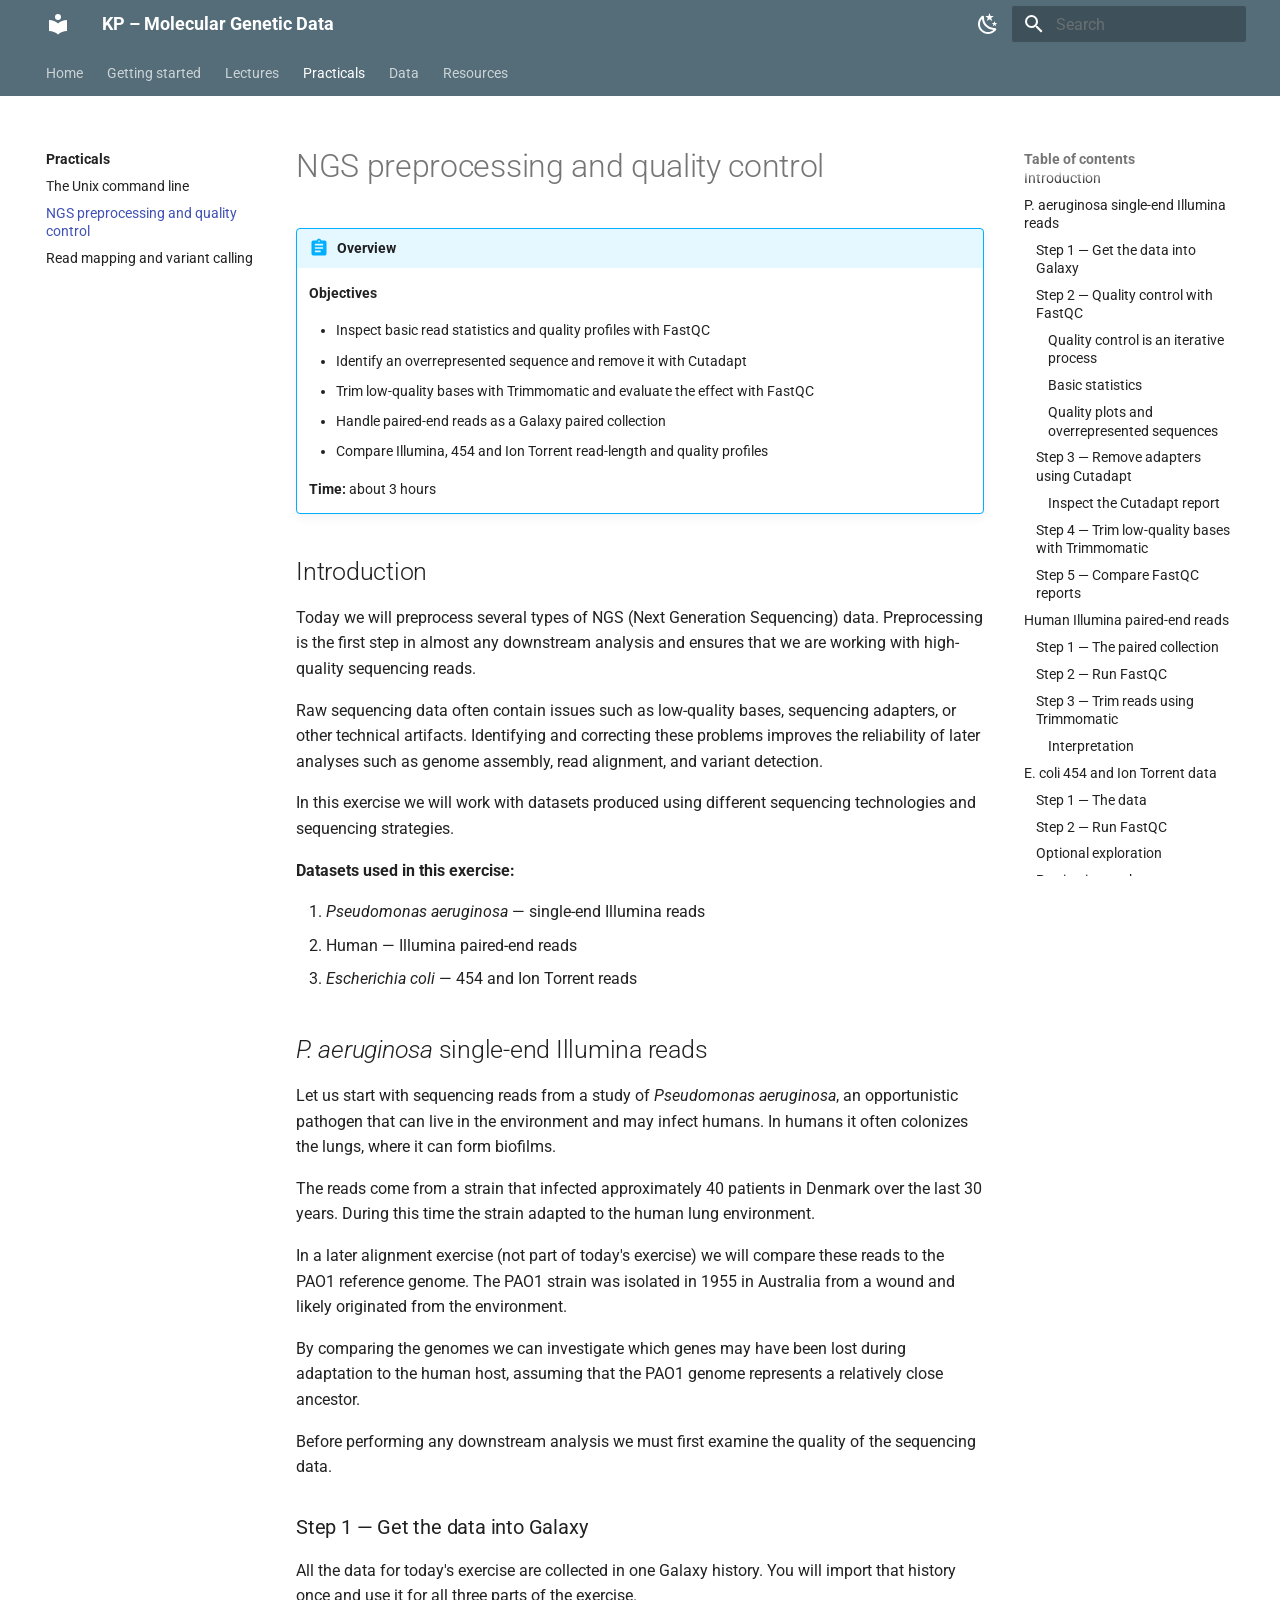
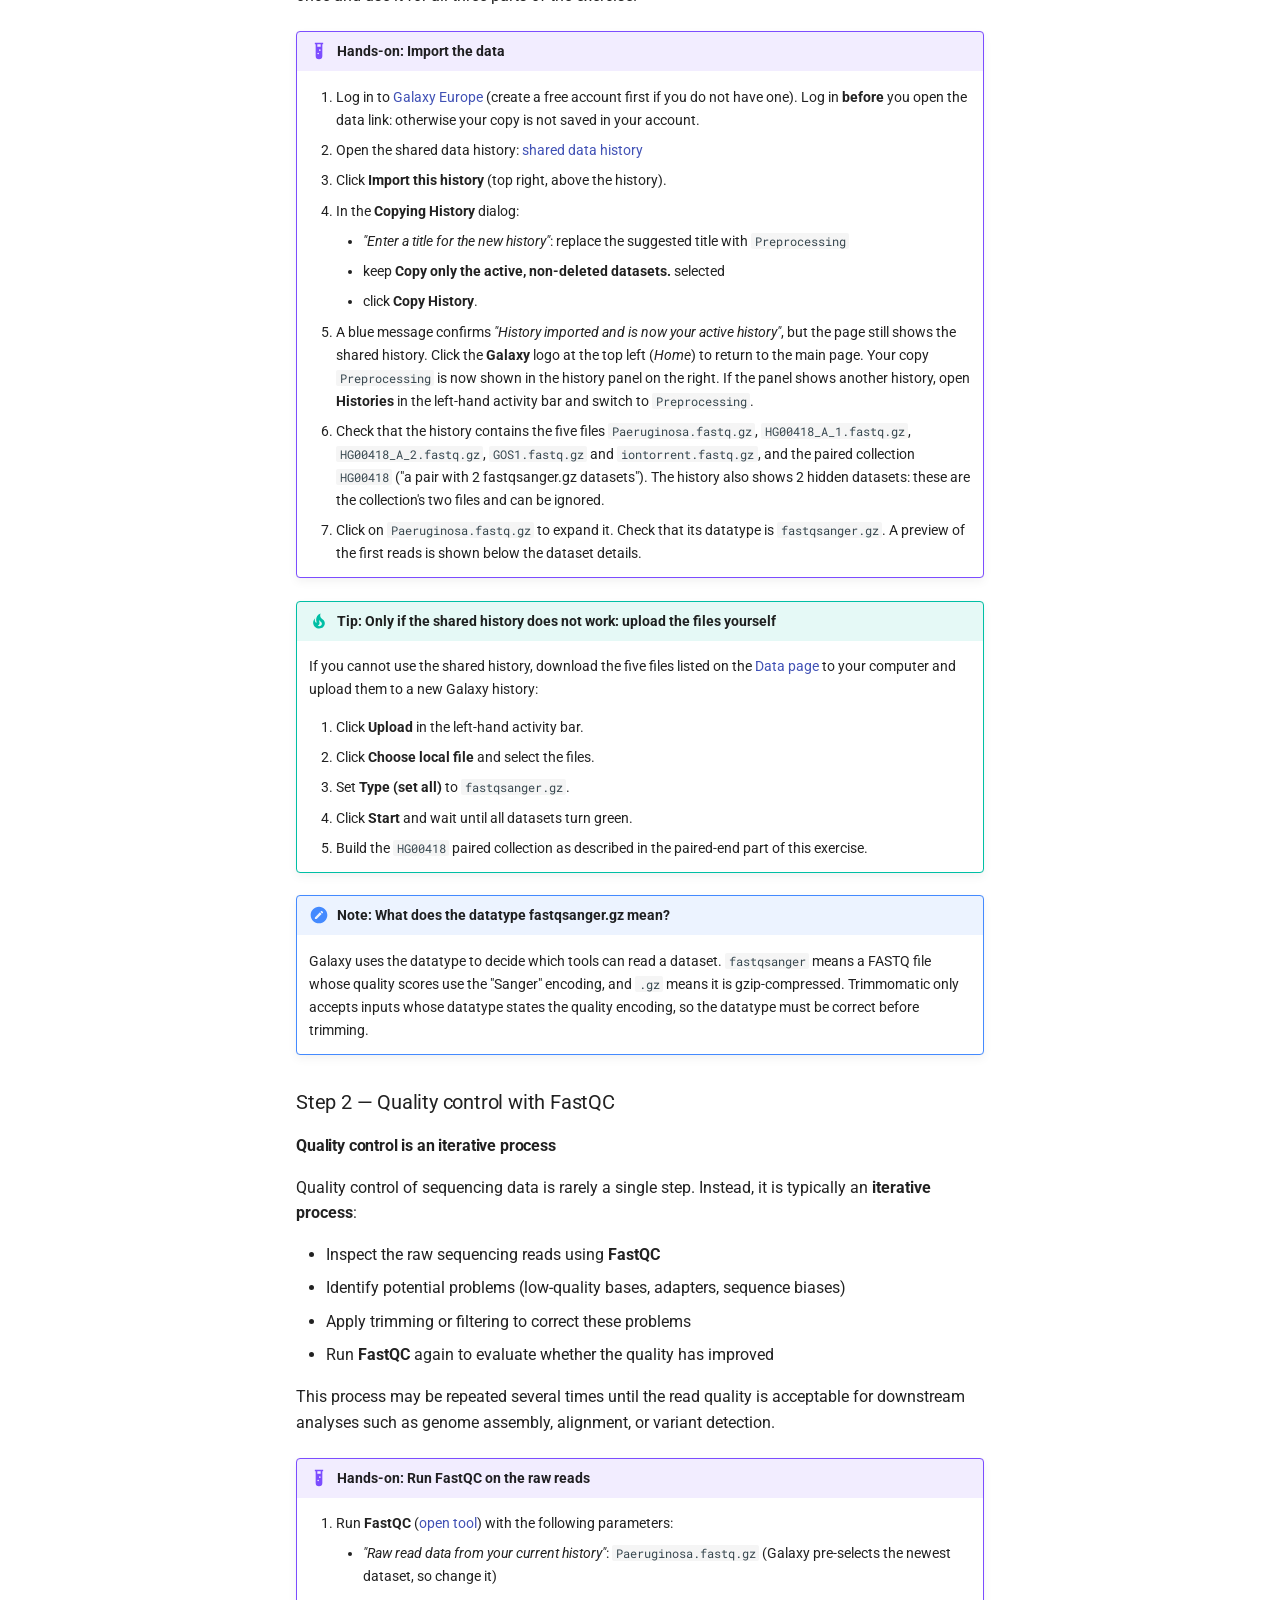
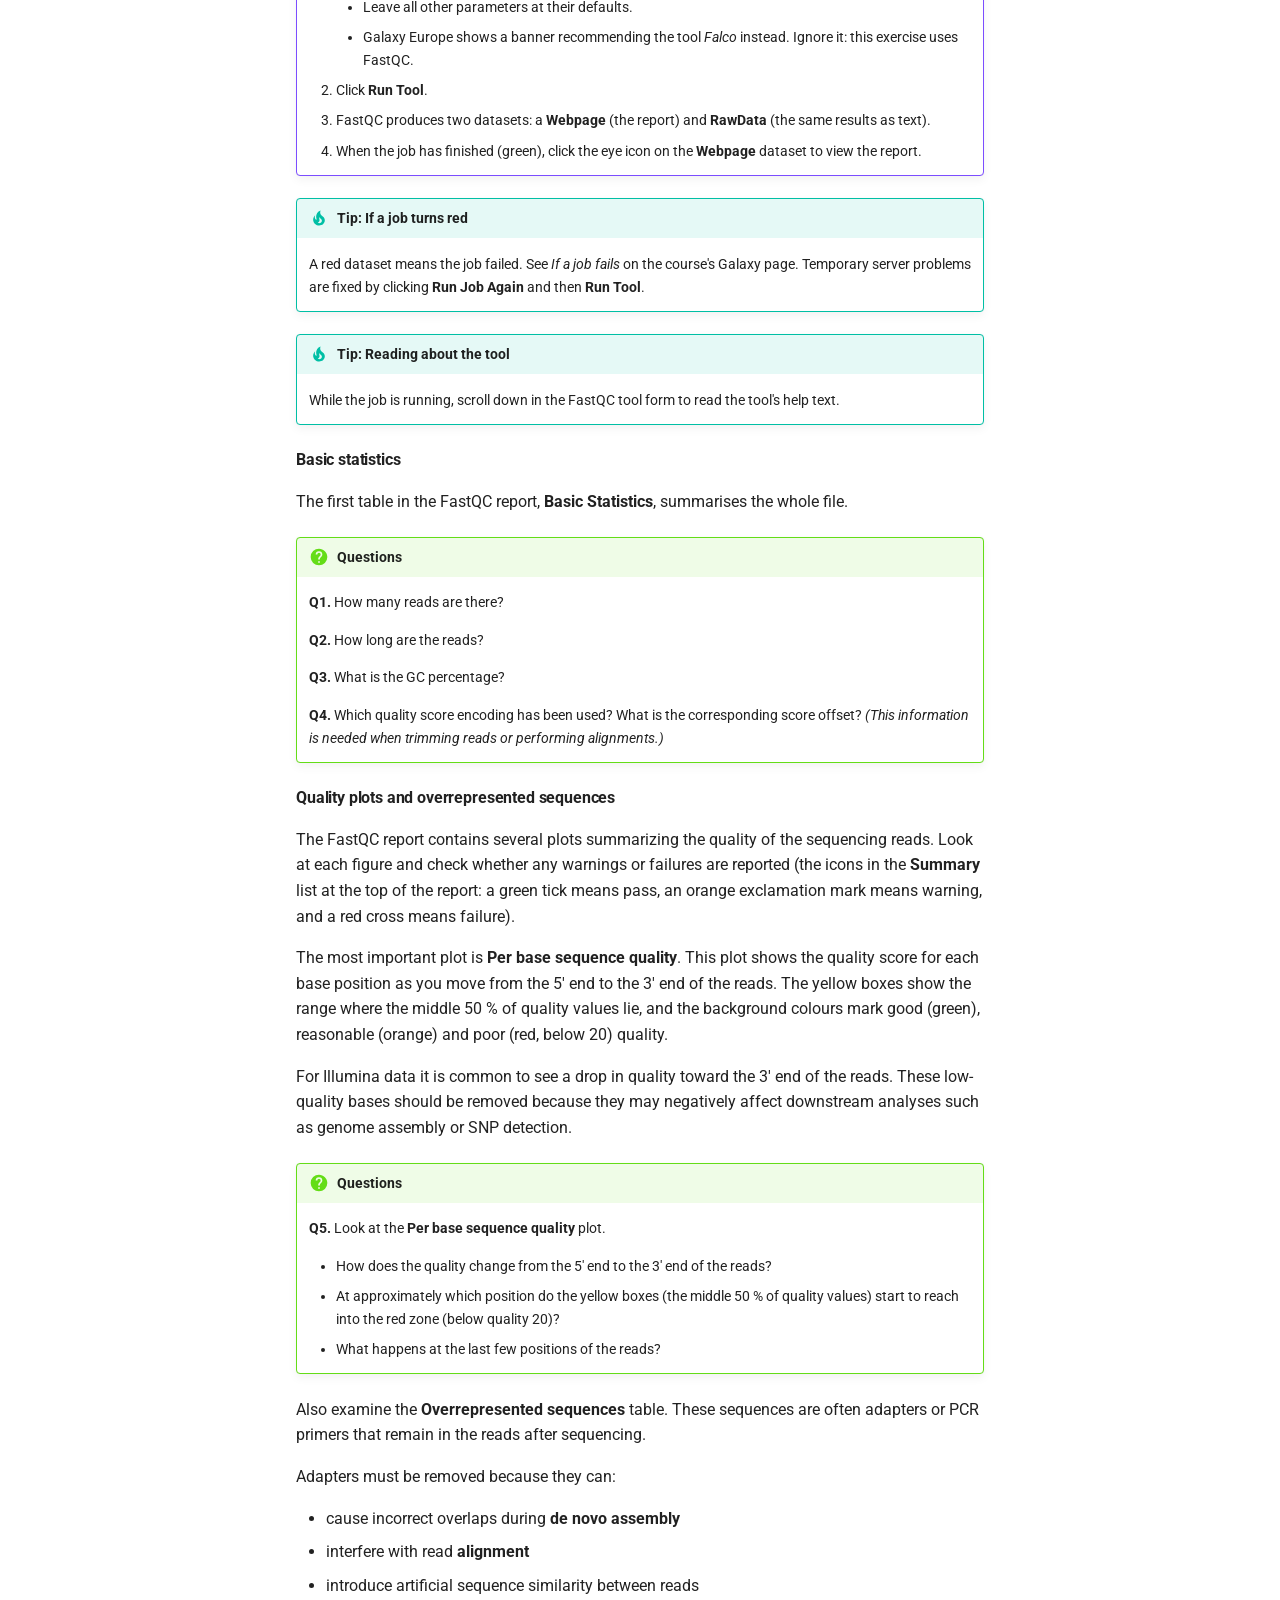
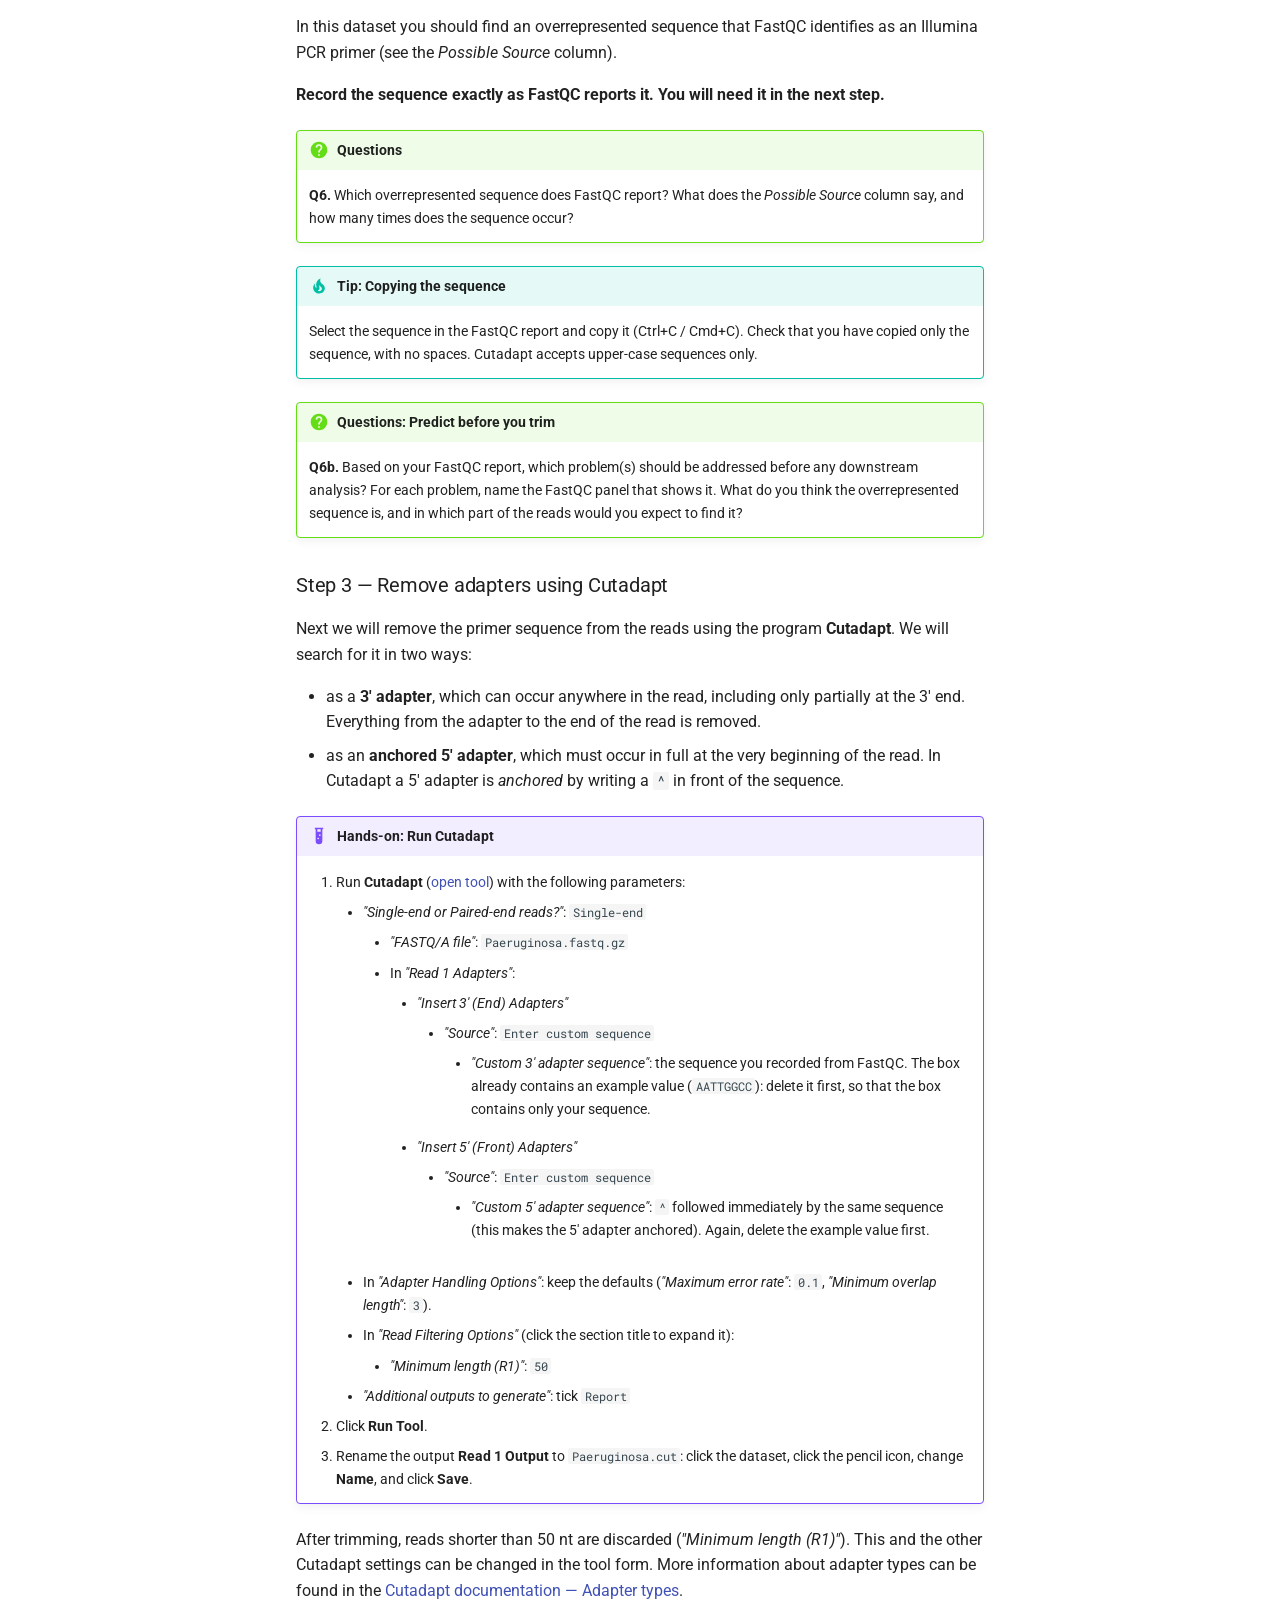
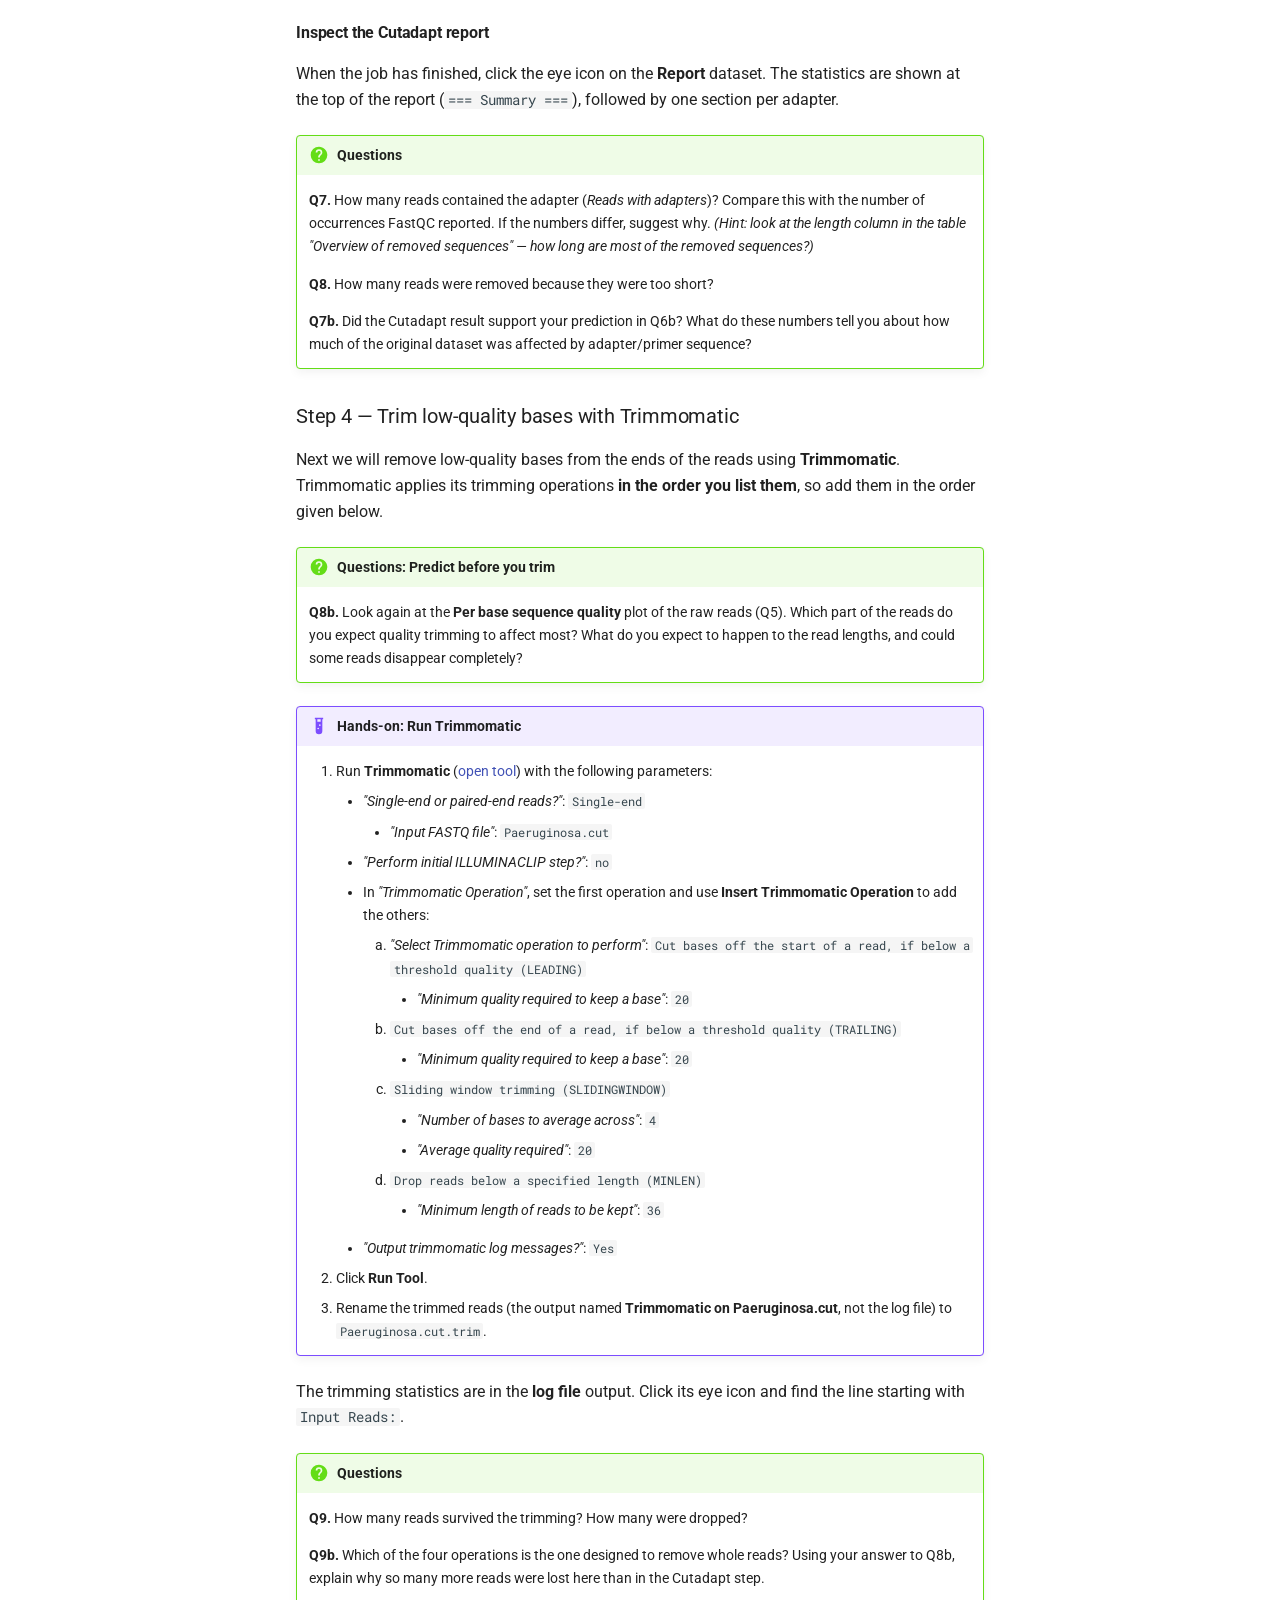
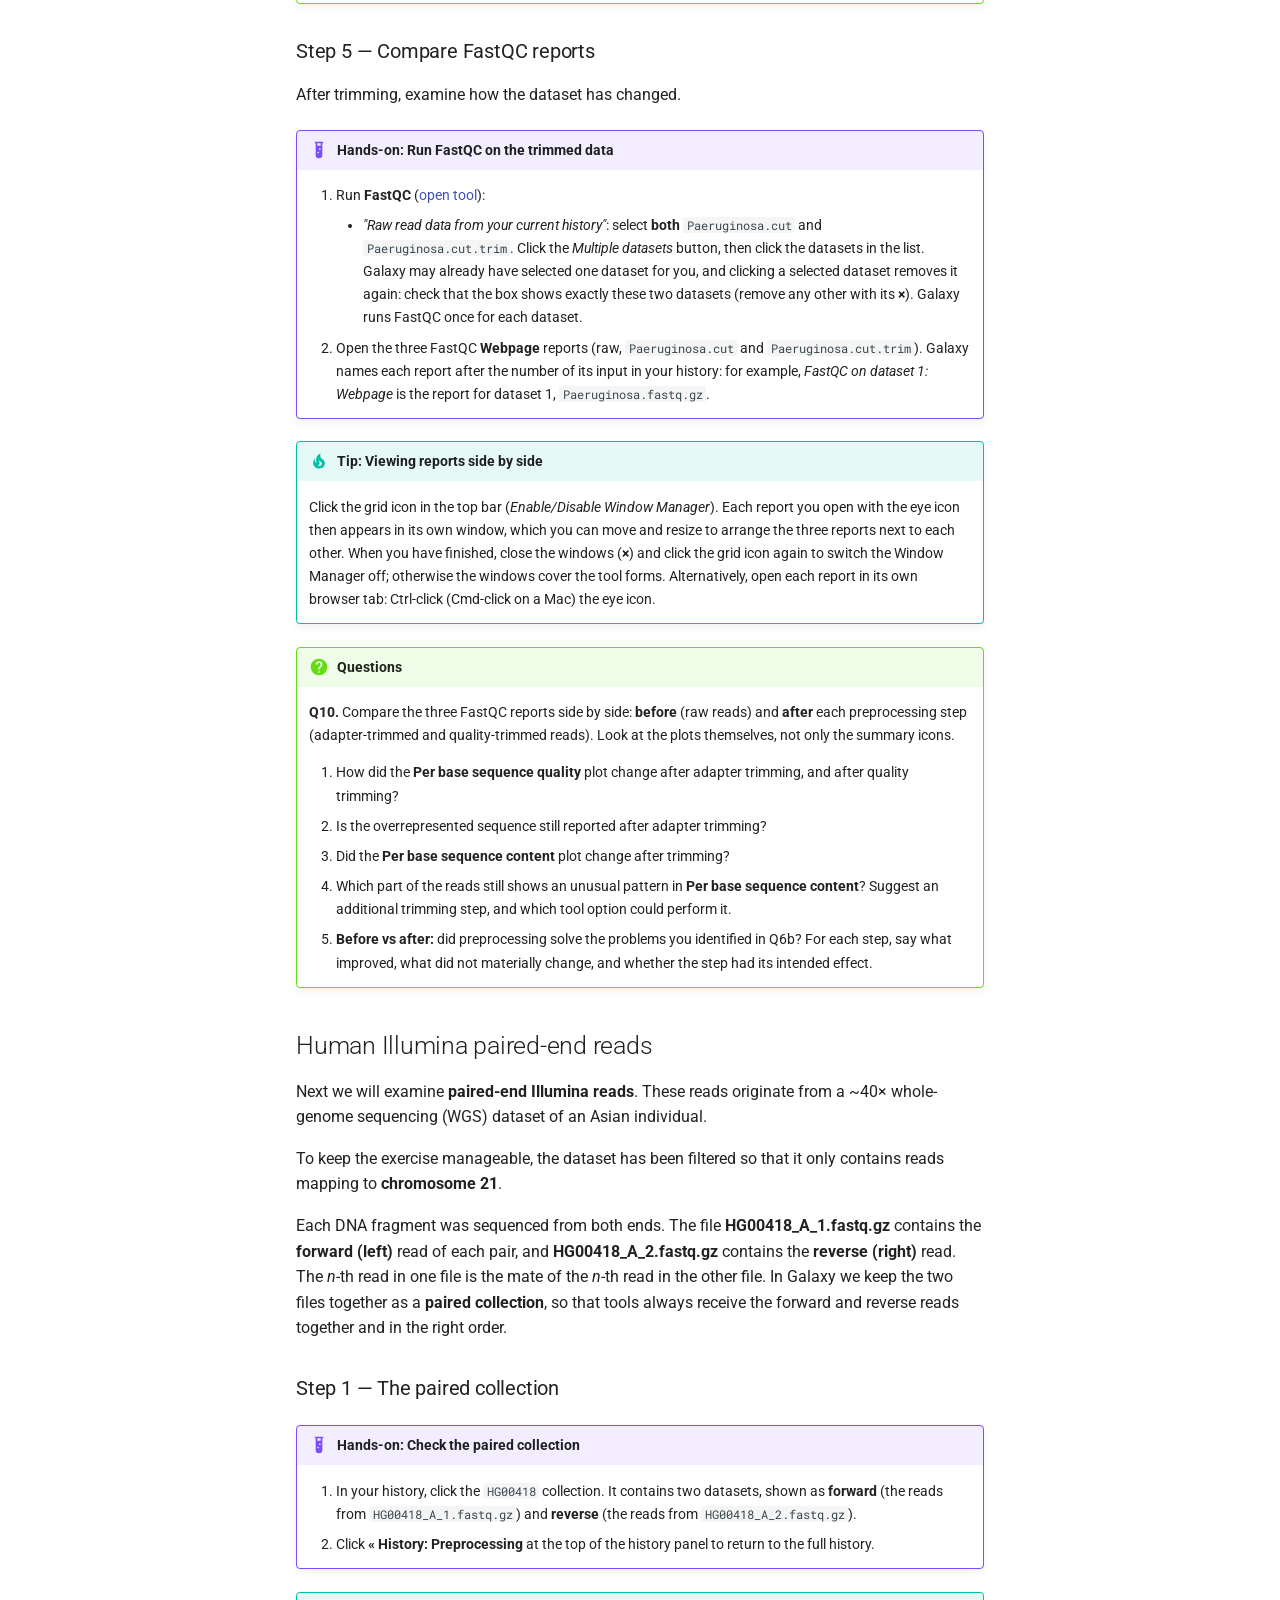
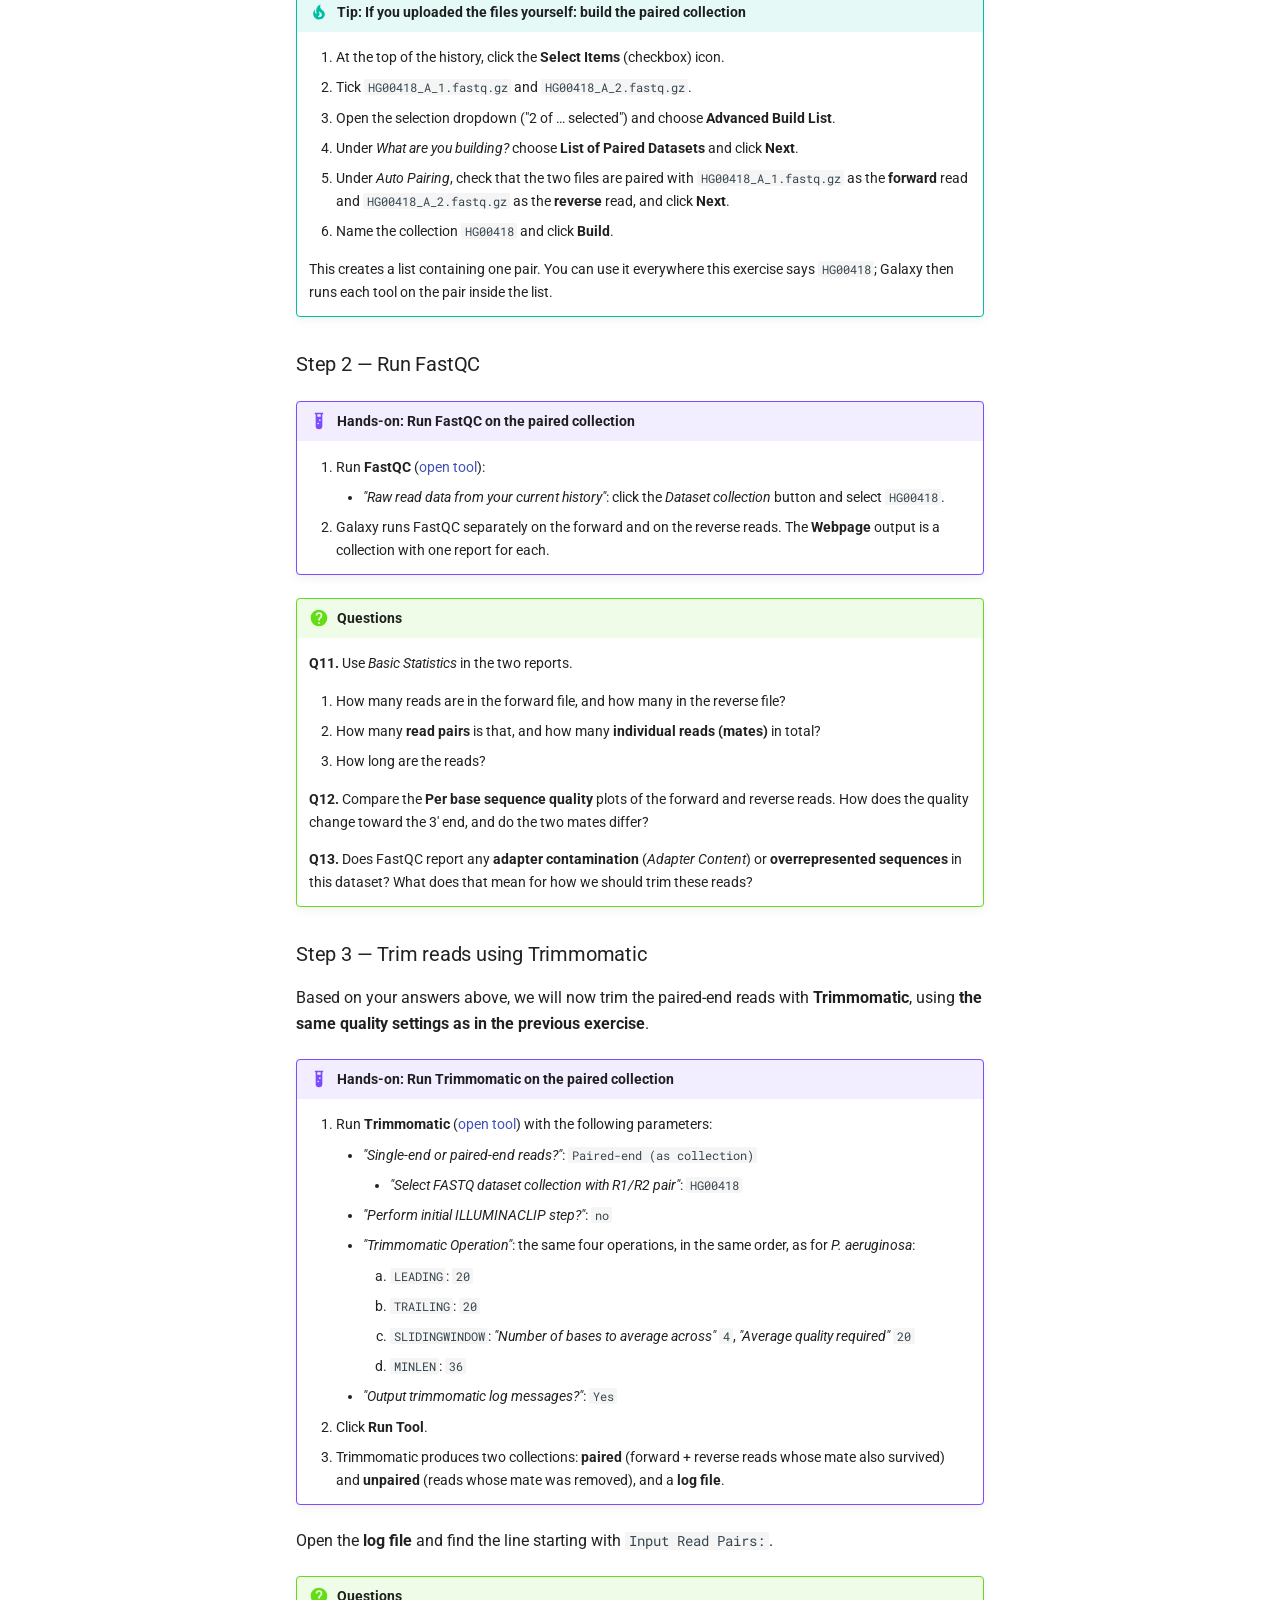
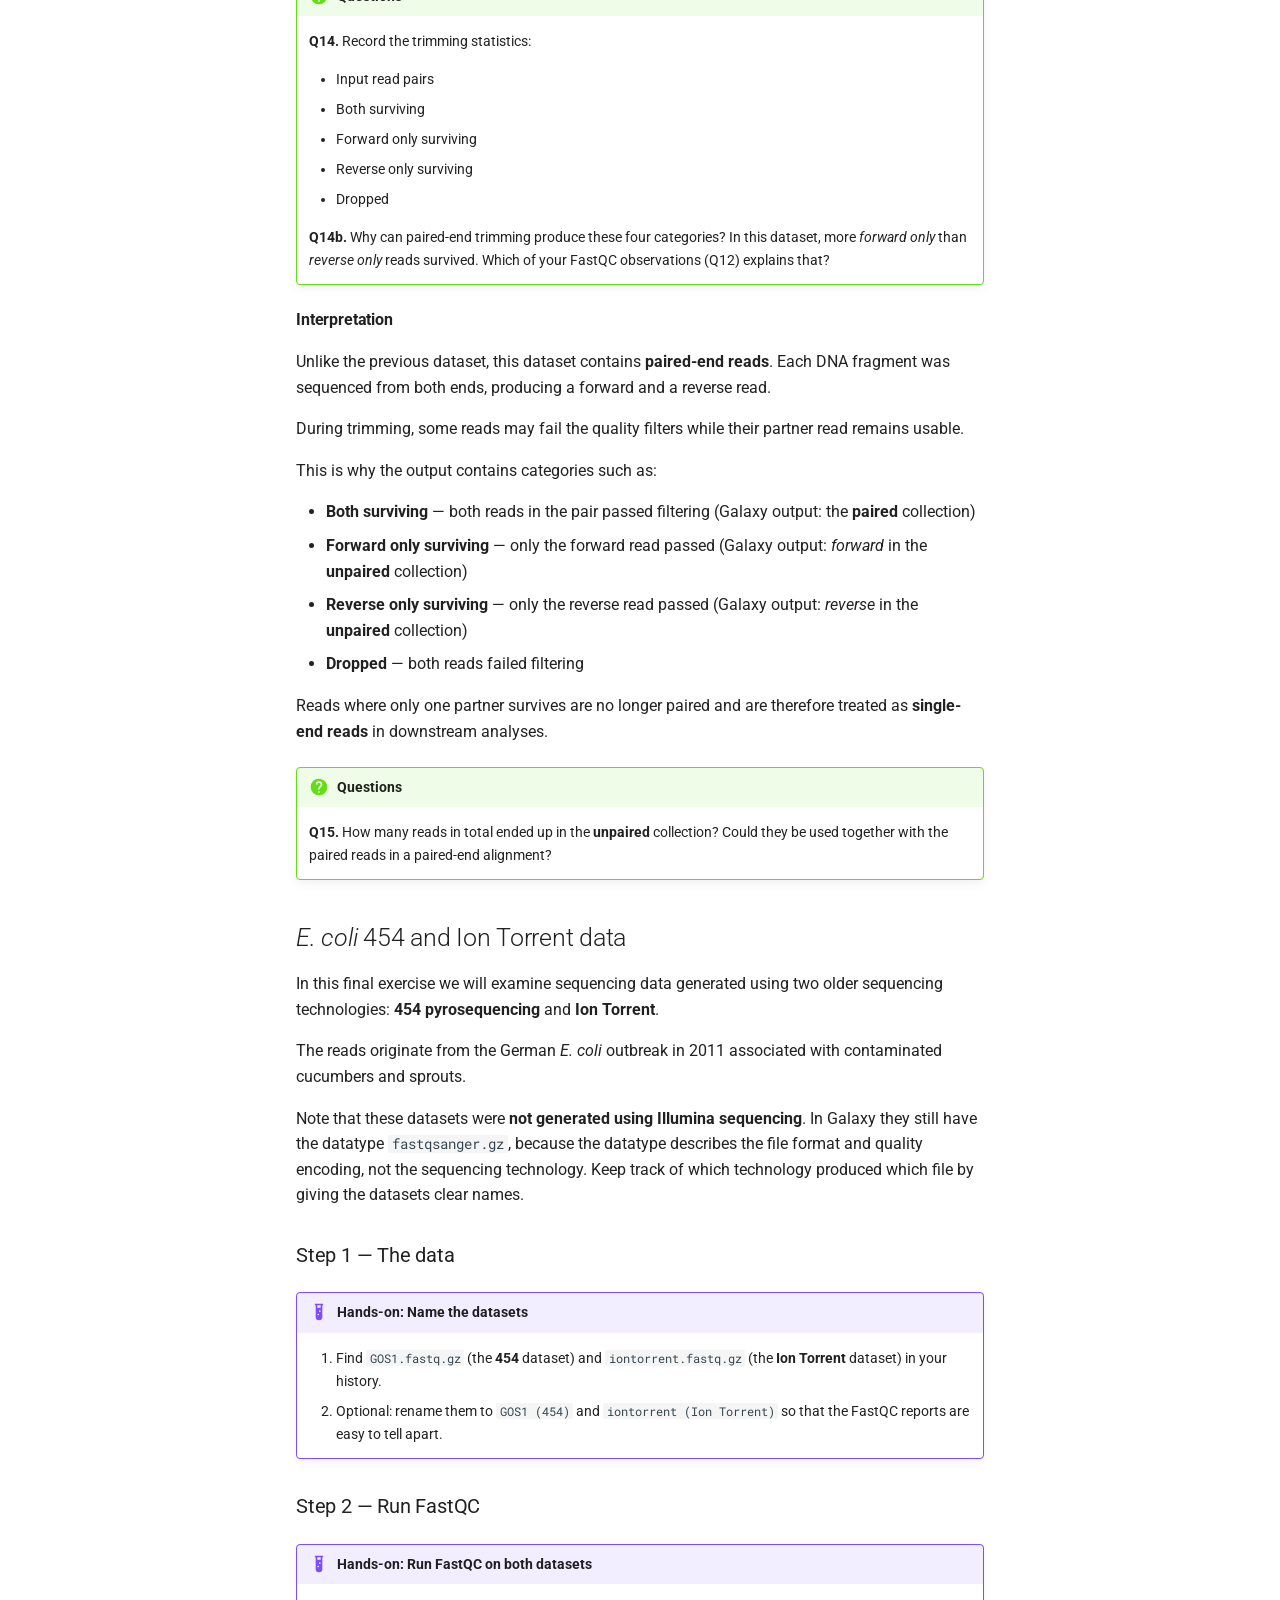
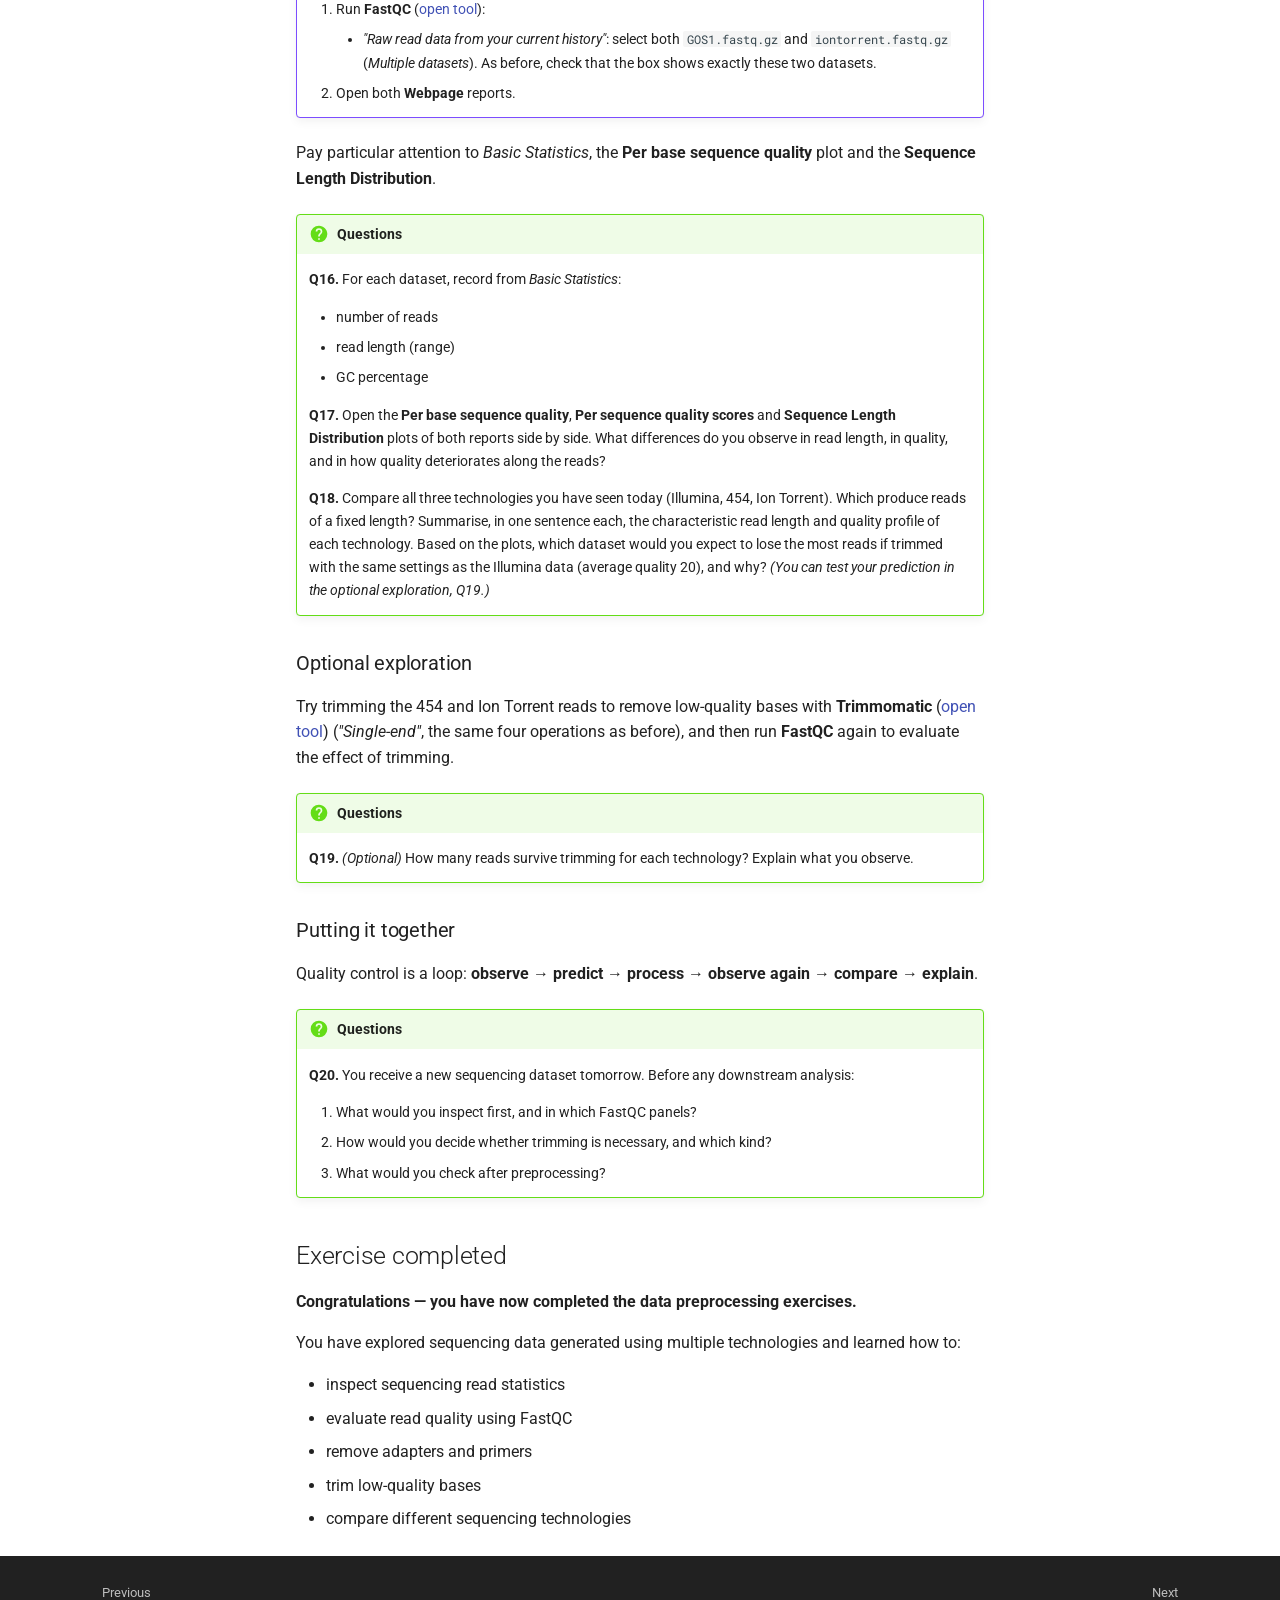
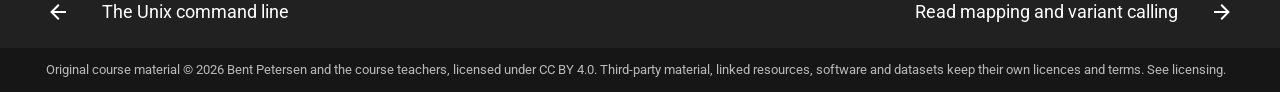
<file: exercises/ngs-preprocessing/index.html>
<!doctype html>
<html lang="en" class="no-js">
  <head>
    
      <meta charset="utf-8">
      <meta name="viewport" content="width=device-width,initial-scale=1">
      
        <meta name="description" content="Lectures, hands-on exercises, data and Galaxy instructions for the KP – Molecular Genetic Data course.">
      
      
        <meta name="author" content="Bent Petersen">
      
      
        <link rel="canonical" href="https://bentpetersendk.github.io/KP-Molecular-Genetic-Data/exercises/ngs-preprocessing/">
      
      
        <link rel="prev" href="../unix-command-line/">
      
      
        <link rel="next" href="../read-mapping-variant-calling/">
      
      
        
      
      
      <link rel="icon" href="../../assets/images/favicon.png">
      <meta name="generator" content="mkdocs-1.6.1, mkdocs-material-9.7.7">
    
    
      
        <title>NGS preprocessing and quality control - KP – Molecular Genetic Data</title>
      
    
    
      <link rel="stylesheet" href="../../assets/stylesheets/main.ec1eaa64.min.css">
      
        
        <link rel="stylesheet" href="../../assets/stylesheets/palette.ab4e12ef.min.css">
      
      


    
    
      
    
    
      
        
        
        <link rel="preconnect" href="https://fonts.gstatic.com" crossorigin>
        <link rel="stylesheet" href="https://fonts.googleapis.com/css?family=Roboto:300,300i,400,400i,700,700i%7CRoboto+Mono:400,400i,700,700i&display=fallback">
        <style>:root{--md-text-font:"Roboto";--md-code-font:"Roboto Mono"}</style>
      
    
    
      <link rel="stylesheet" href="../../assets/extra.css">
    
    <script>__md_scope=new URL("../..",location),__md_hash=e=>[...e].reduce(((e,_)=>(e<<5)-e+_.charCodeAt(0)),0),__md_get=(e,_=localStorage,t=__md_scope)=>JSON.parse(_.getItem(t.pathname+"."+e)),__md_set=(e,_,t=localStorage,a=__md_scope)=>{try{t.setItem(a.pathname+"."+e,JSON.stringify(_))}catch(e){}}</script>
    
      

    
    
  </head>
  
  
    
    
      
    
    
    
    
    <body dir="ltr" data-md-color-scheme="default" data-md-color-primary="blue-grey" data-md-color-accent="indigo">
  
    
    <input class="md-toggle" data-md-toggle="drawer" type="checkbox" id="__drawer" autocomplete="off">
    <input class="md-toggle" data-md-toggle="search" type="checkbox" id="__search" autocomplete="off">
    <label class="md-overlay" for="__drawer"></label>
    <div data-md-component="skip">
      
        
        <a href="#ngs-preprocessing-and-quality-control" class="md-skip">
          Skip to content
        </a>
      
    </div>
    <div data-md-component="announce">
      
    </div>
    
    
      

<header class="md-header" data-md-component="header">
  <nav class="md-header__inner md-grid" aria-label="Header">
    <a href="../.." title="KP – Molecular Genetic Data" class="md-header__button md-logo" aria-label="KP – Molecular Genetic Data" data-md-component="logo">
      
  
  <svg xmlns="http://www.w3.org/2000/svg" viewBox="0 0 24 24"><path d="M12 8a3 3 0 0 0 3-3 3 3 0 0 0-3-3 3 3 0 0 0-3 3 3 3 0 0 0 3 3m0 3.54C9.64 9.35 6.5 8 3 8v11c3.5 0 6.64 1.35 9 3.54 2.36-2.19 5.5-3.54 9-3.54V8c-3.5 0-6.64 1.35-9 3.54"/></svg>

    </a>
    <label class="md-header__button md-icon" for="__drawer">
      
      <svg xmlns="http://www.w3.org/2000/svg" viewBox="0 0 24 24"><path d="M3 6h18v2H3zm0 5h18v2H3zm0 5h18v2H3z"/></svg>
    </label>
    <div class="md-header__title" data-md-component="header-title">
      <div class="md-header__ellipsis">
        <div class="md-header__topic">
          <span class="md-ellipsis">
            KP – Molecular Genetic Data
          </span>
        </div>
        <div class="md-header__topic" data-md-component="header-topic">
          <span class="md-ellipsis">
            
              NGS preprocessing and quality control
            
          </span>
        </div>
      </div>
    </div>
    
      
        <form class="md-header__option" data-md-component="palette">
  
    
    
    
    <input class="md-option" data-md-color-media="(prefers-color-scheme: light)" data-md-color-scheme="default" data-md-color-primary="blue-grey" data-md-color-accent="indigo"  aria-label="Switch to dark mode"  type="radio" name="__palette" id="__palette_0">
    
      <label class="md-header__button md-icon" title="Switch to dark mode" for="__palette_1" hidden>
        <svg xmlns="http://www.w3.org/2000/svg" viewBox="0 0 24 24"><path d="m17.75 4.09-2.53 1.94.91 3.06-2.63-1.81-2.63 1.81.91-3.06-2.53-1.94L12.44 4l1.06-3 1.06 3zm3.5 6.91-1.64 1.25.59 1.98-1.7-1.17-1.7 1.17.59-1.98L15.75 11l2.06-.05L18.5 9l.69 1.95zm-2.28 4.95c.83-.08 1.72 1.1 1.19 1.85-.32.45-.66.87-1.08 1.27C15.17 23 8.84 23 4.94 19.07c-3.91-3.9-3.91-10.24 0-14.14.4-.4.82-.76 1.27-1.08.75-.53 1.93.36 1.85 1.19-.27 2.86.69 5.83 2.89 8.02a9.96 9.96 0 0 0 8.02 2.89m-1.64 2.02a12.08 12.08 0 0 1-7.8-3.47c-2.17-2.19-3.33-5-3.49-7.82-2.81 3.14-2.7 7.96.31 10.98 3.02 3.01 7.84 3.12 10.98.31"/></svg>
      </label>
    
  
    
    
    
    <input class="md-option" data-md-color-media="(prefers-color-scheme: dark)" data-md-color-scheme="slate" data-md-color-primary="blue-grey" data-md-color-accent="indigo"  aria-label="Switch to light mode"  type="radio" name="__palette" id="__palette_1">
    
      <label class="md-header__button md-icon" title="Switch to light mode" for="__palette_0" hidden>
        <svg xmlns="http://www.w3.org/2000/svg" viewBox="0 0 24 24"><path d="M12 7a5 5 0 0 1 5 5 5 5 0 0 1-5 5 5 5 0 0 1-5-5 5 5 0 0 1 5-5m0 2a3 3 0 0 0-3 3 3 3 0 0 0 3 3 3 3 0 0 0 3-3 3 3 0 0 0-3-3m0-7 2.39 3.42C13.65 5.15 12.84 5 12 5s-1.65.15-2.39.42zM3.34 7l4.16-.35A7.2 7.2 0 0 0 5.94 8.5c-.44.74-.69 1.5-.83 2.29zm.02 10 1.76-3.77a7.131 7.131 0 0 0 2.38 4.14zM20.65 7l-1.77 3.79a7.02 7.02 0 0 0-2.38-4.15zm-.01 10-4.14.36c.59-.51 1.12-1.14 1.54-1.86.42-.73.69-1.5.83-2.29zM12 22l-2.41-3.44c.74.27 1.55.44 2.41.44.82 0 1.63-.17 2.37-.44z"/></svg>
      </label>
    
  
</form>
      
    
    
      <script>var palette=__md_get("__palette");if(palette&&palette.color){if("(prefers-color-scheme)"===palette.color.media){var media=matchMedia("(prefers-color-scheme: light)"),input=document.querySelector(media.matches?"[data-md-color-media='(prefers-color-scheme: light)']":"[data-md-color-media='(prefers-color-scheme: dark)']");palette.color.media=input.getAttribute("data-md-color-media"),palette.color.scheme=input.getAttribute("data-md-color-scheme"),palette.color.primary=input.getAttribute("data-md-color-primary"),palette.color.accent=input.getAttribute("data-md-color-accent")}for(var[key,value]of Object.entries(palette.color))document.body.setAttribute("data-md-color-"+key,value)}</script>
    
    
    
      
      
        <label class="md-header__button md-icon" for="__search">
          
          <svg xmlns="http://www.w3.org/2000/svg" viewBox="0 0 24 24"><path d="M9.5 3A6.5 6.5 0 0 1 16 9.5c0 1.61-.59 3.09-1.56 4.23l.27.27h.79l5 5-1.5 1.5-5-5v-.79l-.27-.27A6.52 6.52 0 0 1 9.5 16 6.5 6.5 0 0 1 3 9.5 6.5 6.5 0 0 1 9.5 3m0 2C7 5 5 7 5 9.5S7 14 9.5 14 14 12 14 9.5 12 5 9.5 5"/></svg>
        </label>
        <div class="md-search" data-md-component="search" role="dialog">
  <label class="md-search__overlay" for="__search"></label>
  <div class="md-search__inner" role="search">
    <form class="md-search__form" name="search">
      <input type="text" class="md-search__input" name="query" aria-label="Search" placeholder="Search" autocapitalize="off" autocorrect="off" autocomplete="off" spellcheck="false" data-md-component="search-query" required>
      <label class="md-search__icon md-icon" for="__search">
        
        <svg xmlns="http://www.w3.org/2000/svg" viewBox="0 0 24 24"><path d="M9.5 3A6.5 6.5 0 0 1 16 9.5c0 1.61-.59 3.09-1.56 4.23l.27.27h.79l5 5-1.5 1.5-5-5v-.79l-.27-.27A6.52 6.52 0 0 1 9.5 16 6.5 6.5 0 0 1 3 9.5 6.5 6.5 0 0 1 9.5 3m0 2C7 5 5 7 5 9.5S7 14 9.5 14 14 12 14 9.5 12 5 9.5 5"/></svg>
        
        <svg xmlns="http://www.w3.org/2000/svg" viewBox="0 0 24 24"><path d="M20 11v2H8l5.5 5.5-1.42 1.42L4.16 12l7.92-7.92L13.5 5.5 8 11z"/></svg>
      </label>
      <nav class="md-search__options" aria-label="Search">
        
        <button type="reset" class="md-search__icon md-icon" title="Clear" aria-label="Clear" tabindex="-1">
          
          <svg xmlns="http://www.w3.org/2000/svg" viewBox="0 0 24 24"><path d="M19 6.41 17.59 5 12 10.59 6.41 5 5 6.41 10.59 12 5 17.59 6.41 19 12 13.41 17.59 19 19 17.59 13.41 12z"/></svg>
        </button>
      </nav>
      
    </form>
    <div class="md-search__output">
      <div class="md-search__scrollwrap" tabindex="0" data-md-scrollfix>
        <div class="md-search-result" data-md-component="search-result">
          <div class="md-search-result__meta">
            Initializing search
          </div>
          <ol class="md-search-result__list" role="presentation"></ol>
        </div>
      </div>
    </div>
  </div>
</div>
      
    
    
  </nav>
  
</header>
    
    <div class="md-container" data-md-component="container">
      
      
        
          
            
<nav class="md-tabs" aria-label="Tabs" data-md-component="tabs">
  <div class="md-grid">
    <ul class="md-tabs__list">
      
        
  
  
  
  
    <li class="md-tabs__item">
      <a href="../.." class="md-tabs__link">
        
  
  
    
  
  Home

      </a>
    </li>
  

      
        
  
  
  
  
    <li class="md-tabs__item">
      <a href="../../galaxy/" class="md-tabs__link">
        
  
  
    
  
  Getting started

      </a>
    </li>
  

      
        
  
  
  
  
    <li class="md-tabs__item">
      <a href="../../lectures/" class="md-tabs__link">
        
  
  
    
  
  Lectures

      </a>
    </li>
  

      
        
  
  
  
    
  
  
    
    
      <li class="md-tabs__item md-tabs__item--active">
        <a href="../" class="md-tabs__link">
          
  
  
    
  
  Practicals

        </a>
      </li>
    
  

      
        
  
  
  
  
    <li class="md-tabs__item">
      <a href="../../data/" class="md-tabs__link">
        
  
  
    
  
  Data

      </a>
    </li>
  

      
        
  
  
  
  
    <li class="md-tabs__item">
      <a href="../../resources/" class="md-tabs__link">
        
  
  
    
  
  Resources

      </a>
    </li>
  

      
    </ul>
  </div>
</nav>
          
        
      
      <main class="md-main" data-md-component="main">
        <div class="md-main__inner md-grid">
          
            
              
              <div class="md-sidebar md-sidebar--primary" data-md-component="sidebar" data-md-type="navigation" >
                <div class="md-sidebar__scrollwrap">
                  <div class="md-sidebar__inner">
                    


  


<nav class="md-nav md-nav--primary md-nav--lifted" aria-label="Navigation" data-md-level="0">
  <label class="md-nav__title" for="__drawer">
    <a href="../.." title="KP – Molecular Genetic Data" class="md-nav__button md-logo" aria-label="KP – Molecular Genetic Data" data-md-component="logo">
      
  
  <svg xmlns="http://www.w3.org/2000/svg" viewBox="0 0 24 24"><path d="M12 8a3 3 0 0 0 3-3 3 3 0 0 0-3-3 3 3 0 0 0-3 3 3 3 0 0 0 3 3m0 3.54C9.64 9.35 6.5 8 3 8v11c3.5 0 6.64 1.35 9 3.54 2.36-2.19 5.5-3.54 9-3.54V8c-3.5 0-6.64 1.35-9 3.54"/></svg>

    </a>
    KP – Molecular Genetic Data
  </label>
  
  <ul class="md-nav__list" data-md-scrollfix>
    
      
      
  
  
  
  
    <li class="md-nav__item">
      <a href="../.." class="md-nav__link">
        
  
  
  <span class="md-ellipsis">
    
  
    Home
  

    
  </span>
  
  

      </a>
    </li>
  

    
      
      
  
  
  
  
    <li class="md-nav__item">
      <a href="../../galaxy/" class="md-nav__link">
        
  
  
  <span class="md-ellipsis">
    
  
    Getting started
  

    
  </span>
  
  

      </a>
    </li>
  

    
      
      
  
  
  
  
    <li class="md-nav__item">
      <a href="../../lectures/" class="md-nav__link">
        
  
  
  <span class="md-ellipsis">
    
  
    Lectures
  

    
  </span>
  
  

      </a>
    </li>
  

    
      
      
  
  
    
  
  
  
    
    
      
        
          
        
      
        
      
        
      
        
      
    
    
    
      
        
        
      
      
        
      
    
    
    <li class="md-nav__item md-nav__item--active md-nav__item--section md-nav__item--nested">
      
        
        
        <input class="md-nav__toggle md-toggle " type="checkbox" id="__nav_4" checked>
        
          
          <div class="md-nav__link md-nav__container">
            <a href="../" class="md-nav__link ">
              
  
  
  <span class="md-ellipsis">
    
  
    Practicals
  

    
  </span>
  
  

            </a>
            
              
              <label class="md-nav__link " for="__nav_4" id="__nav_4_label" tabindex="">
                <span class="md-nav__icon md-icon"></span>
              </label>
            
          </div>
        
        <nav class="md-nav" data-md-level="1" aria-labelledby="__nav_4_label" aria-expanded="true">
          <label class="md-nav__title" for="__nav_4">
            <span class="md-nav__icon md-icon"></span>
            
  
    Practicals
  

          </label>
          <ul class="md-nav__list" data-md-scrollfix>
            
              
            
              
                
  
  
  
  
    <li class="md-nav__item">
      <a href="../unix-command-line/" class="md-nav__link">
        
  
  
  <span class="md-ellipsis">
    
  
    The Unix command line
  

    
  </span>
  
  

      </a>
    </li>
  

              
            
              
                
  
  
    
  
  
  
    <li class="md-nav__item md-nav__item--active">
      
      <input class="md-nav__toggle md-toggle" type="checkbox" id="__toc">
      
      
        
      
      
        <label class="md-nav__link md-nav__link--active" for="__toc">
          
  
  
  <span class="md-ellipsis">
    
  
    NGS preprocessing and quality control
  

    
  </span>
  
  

          <span class="md-nav__icon md-icon"></span>
        </label>
      
      <a href="./" class="md-nav__link md-nav__link--active">
        
  
  
  <span class="md-ellipsis">
    
  
    NGS preprocessing and quality control
  

    
  </span>
  
  

      </a>
      
        

<nav class="md-nav md-nav--secondary" aria-label="Table of contents">
  
  
  
    
  
  
    <label class="md-nav__title" for="__toc">
      <span class="md-nav__icon md-icon"></span>
      Table of contents
    </label>
    <ul class="md-nav__list" data-md-component="toc" data-md-scrollfix>
      
        <li class="md-nav__item">
  <a href="#introduction" class="md-nav__link">
    <span class="md-ellipsis">
      
        Introduction
      
    </span>
  </a>
  
</li>
      
        <li class="md-nav__item">
  <a href="#p-aeruginosa-single-end-illumina-reads" class="md-nav__link">
    <span class="md-ellipsis">
      
        P. aeruginosa single-end Illumina reads
      
    </span>
  </a>
  
    <nav class="md-nav" aria-label="P. aeruginosa single-end Illumina reads">
      <ul class="md-nav__list">
        
          <li class="md-nav__item">
  <a href="#step-1-get-the-data-into-galaxy" class="md-nav__link">
    <span class="md-ellipsis">
      
        Step 1 — Get the data into Galaxy
      
    </span>
  </a>
  
</li>
        
          <li class="md-nav__item">
  <a href="#step-2-quality-control-with-fastqc" class="md-nav__link">
    <span class="md-ellipsis">
      
        Step 2 — Quality control with FastQC
      
    </span>
  </a>
  
    <nav class="md-nav" aria-label="Step 2 — Quality control with FastQC">
      <ul class="md-nav__list">
        
          <li class="md-nav__item">
  <a href="#quality-control-is-an-iterative-process" class="md-nav__link">
    <span class="md-ellipsis">
      
        Quality control is an iterative process
      
    </span>
  </a>
  
</li>
        
          <li class="md-nav__item">
  <a href="#basic-statistics" class="md-nav__link">
    <span class="md-ellipsis">
      
        Basic statistics
      
    </span>
  </a>
  
</li>
        
          <li class="md-nav__item">
  <a href="#quality-plots-and-overrepresented-sequences" class="md-nav__link">
    <span class="md-ellipsis">
      
        Quality plots and overrepresented sequences
      
    </span>
  </a>
  
</li>
        
      </ul>
    </nav>
  
</li>
        
          <li class="md-nav__item">
  <a href="#step-3-remove-adapters-using-cutadapt" class="md-nav__link">
    <span class="md-ellipsis">
      
        Step 3 — Remove adapters using Cutadapt
      
    </span>
  </a>
  
    <nav class="md-nav" aria-label="Step 3 — Remove adapters using Cutadapt">
      <ul class="md-nav__list">
        
          <li class="md-nav__item">
  <a href="#inspect-the-cutadapt-report" class="md-nav__link">
    <span class="md-ellipsis">
      
        Inspect the Cutadapt report
      
    </span>
  </a>
  
</li>
        
      </ul>
    </nav>
  
</li>
        
          <li class="md-nav__item">
  <a href="#step-4-trim-low-quality-bases-with-trimmomatic" class="md-nav__link">
    <span class="md-ellipsis">
      
        Step 4 — Trim low-quality bases with Trimmomatic
      
    </span>
  </a>
  
</li>
        
          <li class="md-nav__item">
  <a href="#step-5-compare-fastqc-reports" class="md-nav__link">
    <span class="md-ellipsis">
      
        Step 5 — Compare FastQC reports
      
    </span>
  </a>
  
</li>
        
      </ul>
    </nav>
  
</li>
      
        <li class="md-nav__item">
  <a href="#human-illumina-paired-end-reads" class="md-nav__link">
    <span class="md-ellipsis">
      
        Human Illumina paired-end reads
      
    </span>
  </a>
  
    <nav class="md-nav" aria-label="Human Illumina paired-end reads">
      <ul class="md-nav__list">
        
          <li class="md-nav__item">
  <a href="#step-1-the-paired-collection" class="md-nav__link">
    <span class="md-ellipsis">
      
        Step 1 — The paired collection
      
    </span>
  </a>
  
</li>
        
          <li class="md-nav__item">
  <a href="#step-2-run-fastqc" class="md-nav__link">
    <span class="md-ellipsis">
      
        Step 2 — Run FastQC
      
    </span>
  </a>
  
</li>
        
          <li class="md-nav__item">
  <a href="#step-3-trim-reads-using-trimmomatic" class="md-nav__link">
    <span class="md-ellipsis">
      
        Step 3 — Trim reads using Trimmomatic
      
    </span>
  </a>
  
    <nav class="md-nav" aria-label="Step 3 — Trim reads using Trimmomatic">
      <ul class="md-nav__list">
        
          <li class="md-nav__item">
  <a href="#interpretation" class="md-nav__link">
    <span class="md-ellipsis">
      
        Interpretation
      
    </span>
  </a>
  
</li>
        
      </ul>
    </nav>
  
</li>
        
      </ul>
    </nav>
  
</li>
      
        <li class="md-nav__item">
  <a href="#e-coli-454-and-ion-torrent-data" class="md-nav__link">
    <span class="md-ellipsis">
      
        E. coli 454 and Ion Torrent data
      
    </span>
  </a>
  
    <nav class="md-nav" aria-label="E. coli 454 and Ion Torrent data">
      <ul class="md-nav__list">
        
          <li class="md-nav__item">
  <a href="#step-1-the-data" class="md-nav__link">
    <span class="md-ellipsis">
      
        Step 1 — The data
      
    </span>
  </a>
  
</li>
        
          <li class="md-nav__item">
  <a href="#step-2-run-fastqc_1" class="md-nav__link">
    <span class="md-ellipsis">
      
        Step 2 — Run FastQC
      
    </span>
  </a>
  
</li>
        
          <li class="md-nav__item">
  <a href="#optional-exploration" class="md-nav__link">
    <span class="md-ellipsis">
      
        Optional exploration
      
    </span>
  </a>
  
</li>
        
          <li class="md-nav__item">
  <a href="#putting-it-together" class="md-nav__link">
    <span class="md-ellipsis">
      
        Putting it together
      
    </span>
  </a>
  
</li>
        
      </ul>
    </nav>
  
</li>
      
        <li class="md-nav__item">
  <a href="#exercise-completed" class="md-nav__link">
    <span class="md-ellipsis">
      
        Exercise completed
      
    </span>
  </a>
  
</li>
      
    </ul>
  
</nav>
      
    </li>
  

              
            
              
                
  
  
  
  
    <li class="md-nav__item">
      <a href="../read-mapping-variant-calling/" class="md-nav__link">
        
  
  
  <span class="md-ellipsis">
    
  
    Read mapping and variant calling
  

    
  </span>
  
  

      </a>
    </li>
  

              
            
          </ul>
        </nav>
      
    </li>
  

    
      
      
  
  
  
  
    <li class="md-nav__item">
      <a href="../../data/" class="md-nav__link">
        
  
  
  <span class="md-ellipsis">
    
  
    Data
  

    
  </span>
  
  

      </a>
    </li>
  

    
      
      
  
  
  
  
    <li class="md-nav__item">
      <a href="../../resources/" class="md-nav__link">
        
  
  
  <span class="md-ellipsis">
    
  
    Resources
  

    
  </span>
  
  

      </a>
    </li>
  

    
  </ul>
</nav>
                  </div>
                </div>
              </div>
            
            
              
              <div class="md-sidebar md-sidebar--secondary" data-md-component="sidebar" data-md-type="toc" >
                <div class="md-sidebar__scrollwrap">
                  <div class="md-sidebar__inner">
                    

<nav class="md-nav md-nav--secondary" aria-label="Table of contents">
  
  
  
    
  
  
    <label class="md-nav__title" for="__toc">
      <span class="md-nav__icon md-icon"></span>
      Table of contents
    </label>
    <ul class="md-nav__list" data-md-component="toc" data-md-scrollfix>
      
        <li class="md-nav__item">
  <a href="#introduction" class="md-nav__link">
    <span class="md-ellipsis">
      
        Introduction
      
    </span>
  </a>
  
</li>
      
        <li class="md-nav__item">
  <a href="#p-aeruginosa-single-end-illumina-reads" class="md-nav__link">
    <span class="md-ellipsis">
      
        P. aeruginosa single-end Illumina reads
      
    </span>
  </a>
  
    <nav class="md-nav" aria-label="P. aeruginosa single-end Illumina reads">
      <ul class="md-nav__list">
        
          <li class="md-nav__item">
  <a href="#step-1-get-the-data-into-galaxy" class="md-nav__link">
    <span class="md-ellipsis">
      
        Step 1 — Get the data into Galaxy
      
    </span>
  </a>
  
</li>
        
          <li class="md-nav__item">
  <a href="#step-2-quality-control-with-fastqc" class="md-nav__link">
    <span class="md-ellipsis">
      
        Step 2 — Quality control with FastQC
      
    </span>
  </a>
  
    <nav class="md-nav" aria-label="Step 2 — Quality control with FastQC">
      <ul class="md-nav__list">
        
          <li class="md-nav__item">
  <a href="#quality-control-is-an-iterative-process" class="md-nav__link">
    <span class="md-ellipsis">
      
        Quality control is an iterative process
      
    </span>
  </a>
  
</li>
        
          <li class="md-nav__item">
  <a href="#basic-statistics" class="md-nav__link">
    <span class="md-ellipsis">
      
        Basic statistics
      
    </span>
  </a>
  
</li>
        
          <li class="md-nav__item">
  <a href="#quality-plots-and-overrepresented-sequences" class="md-nav__link">
    <span class="md-ellipsis">
      
        Quality plots and overrepresented sequences
      
    </span>
  </a>
  
</li>
        
      </ul>
    </nav>
  
</li>
        
          <li class="md-nav__item">
  <a href="#step-3-remove-adapters-using-cutadapt" class="md-nav__link">
    <span class="md-ellipsis">
      
        Step 3 — Remove adapters using Cutadapt
      
    </span>
  </a>
  
    <nav class="md-nav" aria-label="Step 3 — Remove adapters using Cutadapt">
      <ul class="md-nav__list">
        
          <li class="md-nav__item">
  <a href="#inspect-the-cutadapt-report" class="md-nav__link">
    <span class="md-ellipsis">
      
        Inspect the Cutadapt report
      
    </span>
  </a>
  
</li>
        
      </ul>
    </nav>
  
</li>
        
          <li class="md-nav__item">
  <a href="#step-4-trim-low-quality-bases-with-trimmomatic" class="md-nav__link">
    <span class="md-ellipsis">
      
        Step 4 — Trim low-quality bases with Trimmomatic
      
    </span>
  </a>
  
</li>
        
          <li class="md-nav__item">
  <a href="#step-5-compare-fastqc-reports" class="md-nav__link">
    <span class="md-ellipsis">
      
        Step 5 — Compare FastQC reports
      
    </span>
  </a>
  
</li>
        
      </ul>
    </nav>
  
</li>
      
        <li class="md-nav__item">
  <a href="#human-illumina-paired-end-reads" class="md-nav__link">
    <span class="md-ellipsis">
      
        Human Illumina paired-end reads
      
    </span>
  </a>
  
    <nav class="md-nav" aria-label="Human Illumina paired-end reads">
      <ul class="md-nav__list">
        
          <li class="md-nav__item">
  <a href="#step-1-the-paired-collection" class="md-nav__link">
    <span class="md-ellipsis">
      
        Step 1 — The paired collection
      
    </span>
  </a>
  
</li>
        
          <li class="md-nav__item">
  <a href="#step-2-run-fastqc" class="md-nav__link">
    <span class="md-ellipsis">
      
        Step 2 — Run FastQC
      
    </span>
  </a>
  
</li>
        
          <li class="md-nav__item">
  <a href="#step-3-trim-reads-using-trimmomatic" class="md-nav__link">
    <span class="md-ellipsis">
      
        Step 3 — Trim reads using Trimmomatic
      
    </span>
  </a>
  
    <nav class="md-nav" aria-label="Step 3 — Trim reads using Trimmomatic">
      <ul class="md-nav__list">
        
          <li class="md-nav__item">
  <a href="#interpretation" class="md-nav__link">
    <span class="md-ellipsis">
      
        Interpretation
      
    </span>
  </a>
  
</li>
        
      </ul>
    </nav>
  
</li>
        
      </ul>
    </nav>
  
</li>
      
        <li class="md-nav__item">
  <a href="#e-coli-454-and-ion-torrent-data" class="md-nav__link">
    <span class="md-ellipsis">
      
        E. coli 454 and Ion Torrent data
      
    </span>
  </a>
  
    <nav class="md-nav" aria-label="E. coli 454 and Ion Torrent data">
      <ul class="md-nav__list">
        
          <li class="md-nav__item">
  <a href="#step-1-the-data" class="md-nav__link">
    <span class="md-ellipsis">
      
        Step 1 — The data
      
    </span>
  </a>
  
</li>
        
          <li class="md-nav__item">
  <a href="#step-2-run-fastqc_1" class="md-nav__link">
    <span class="md-ellipsis">
      
        Step 2 — Run FastQC
      
    </span>
  </a>
  
</li>
        
          <li class="md-nav__item">
  <a href="#optional-exploration" class="md-nav__link">
    <span class="md-ellipsis">
      
        Optional exploration
      
    </span>
  </a>
  
</li>
        
          <li class="md-nav__item">
  <a href="#putting-it-together" class="md-nav__link">
    <span class="md-ellipsis">
      
        Putting it together
      
    </span>
  </a>
  
</li>
        
      </ul>
    </nav>
  
</li>
      
        <li class="md-nav__item">
  <a href="#exercise-completed" class="md-nav__link">
    <span class="md-ellipsis">
      
        Exercise completed
      
    </span>
  </a>
  
</li>
      
    </ul>
  
</nav>
                  </div>
                </div>
              </div>
            
          
          
            <div class="md-content" data-md-component="content">
              
              <article class="md-content__inner md-typeset">
                
                  



<!-- Generated by build/build.py in the instructor repository from exercises/ngs-preprocessing/tutorial.md. Do not edit this file here: edit the source and rebuild. -->

<h1 id="ngs-preprocessing-and-quality-control">NGS preprocessing and quality control<a class="headerlink" href="#ngs-preprocessing-and-quality-control" title="Permanent link">&para;</a></h1>
<div class="admonition abstract">
<p class="admonition-title">Overview</p>
<p><strong>Objectives</strong></p>
<ul>
<li>Inspect basic read statistics and quality profiles with FastQC</li>
<li>Identify an overrepresented sequence and remove it with Cutadapt</li>
<li>Trim low-quality bases with Trimmomatic and evaluate the effect with FastQC</li>
<li>Handle paired-end reads as a Galaxy paired collection</li>
<li>Compare Illumina, 454 and Ion Torrent read-length and quality profiles</li>
</ul>
<p><strong>Time:</strong> about 3 hours</p>
</div>
<h2 id="introduction">Introduction<a class="headerlink" href="#introduction" title="Permanent link">&para;</a></h2>
<p>Today we will preprocess several types of NGS (Next Generation Sequencing) data. Preprocessing is the first step in almost any downstream analysis and ensures that we are working with high-quality sequencing reads.</p>
<p>Raw sequencing data often contain issues such as low-quality bases, sequencing adapters, or other technical artifacts. Identifying and correcting these problems improves the reliability of later analyses such as genome assembly, read alignment, and variant detection.</p>
<p>In this exercise we will work with datasets produced using different sequencing technologies and sequencing strategies.</p>
<p><strong>Datasets used in this exercise:</strong></p>
<ol>
<li><em>Pseudomonas aeruginosa</em> — single-end Illumina reads</li>
<li>Human — Illumina paired-end reads</li>
<li><em>Escherichia coli</em> — 454 and Ion Torrent reads</li>
</ol>
<h2 id="p-aeruginosa-single-end-illumina-reads"><em>P. aeruginosa</em> single-end Illumina reads<a class="headerlink" href="#p-aeruginosa-single-end-illumina-reads" title="Permanent link">&para;</a></h2>
<p>Let us start with sequencing reads from a study of <em>Pseudomonas aeruginosa</em>, an opportunistic pathogen that can live in the environment and may infect humans. In humans it often colonizes the lungs, where it can form biofilms.</p>
<p>The reads come from a strain that infected approximately 40 patients in Denmark over the last 30 years. During this time the strain adapted to the human lung environment.</p>
<p>In a later alignment exercise (not part of today's exercise) we will compare these reads to the PAO1 reference genome. The PAO1 strain was isolated in 1955 in Australia from a wound and likely originated from the environment.</p>
<p>By comparing the genomes we can investigate which genes may have been lost during adaptation to the human host, assuming that the PAO1 genome represents a relatively close ancestor.</p>
<p>Before performing any downstream analysis we must first examine the quality of the sequencing data.</p>
<h3 id="step-1-get-the-data-into-galaxy">Step 1 — Get the data into Galaxy<a class="headerlink" href="#step-1-get-the-data-into-galaxy" title="Permanent link">&para;</a></h3>
<p>All the data for today's exercise are collected in one Galaxy history. You will import that history once and use it for all three parts of the exercise.</p>
<div class="admonition example">
<p class="admonition-title">Hands-on: Import the data</p>
<ol>
<li>Log in to <a href="https://usegalaxy.eu" target="_blank" rel="noopener noreferrer">Galaxy Europe</a> (create a free account first if you do not have one). Log in <strong>before</strong> you open the data link: otherwise your copy is not saved in your account.</li>
<li>Open the shared data history: <a href="https://usegalaxy.eu/u/bentpetersen/h/kp-preprocessing-data" target="_blank" rel="noopener noreferrer">shared data history</a></li>
<li>Click <strong>Import this history</strong> (top right, above the history).</li>
<li>In the <strong>Copying History</strong> dialog:<ul>
<li><em>"Enter a title for the new history"</em>: replace the suggested title with <code>Preprocessing</code></li>
<li>keep <strong>Copy only the active, non-deleted datasets.</strong> selected</li>
<li>click <strong>Copy History</strong>.</li>
</ul>
</li>
<li>A blue message confirms <em>"History imported and is now your active history"</em>, but the page still shows the shared history. Click the <strong>Galaxy</strong> logo at the top left (<em>Home</em>) to return to the main page. Your copy <code>Preprocessing</code> is now shown in the history panel on the right. If the panel shows another history, open <strong>Histories</strong> in the left-hand activity bar and switch to <code>Preprocessing</code>.</li>
<li>Check that the history contains the five files <code>Paeruginosa.fastq.gz</code>, <code>HG00418_A_1.fastq.gz</code>, <code>HG00418_A_2.fastq.gz</code>, <code>GOS1.fastq.gz</code> and <code>iontorrent.fastq.gz</code>, and the paired collection <code>HG00418</code> ("a pair with 2 fastqsanger.gz datasets"). The history also shows 2 hidden datasets: these are the collection's two files and can be ignored.</li>
<li>Click on <code>Paeruginosa.fastq.gz</code> to expand it. Check that its datatype is <code>fastqsanger.gz</code>. A preview of the first reads is shown below the dataset details.</li>
</ol>
</div>
<div class="admonition tip">
<p class="admonition-title">Tip: Only if the shared history does not work: upload the files yourself</p>
<p>If you cannot use the shared history, download the five files listed on the <a href="../../data/#ngs-preprocessing">Data page</a> to your computer and upload them to a new Galaxy history:</p>
<ol>
<li>Click <strong>Upload</strong> in the left-hand activity bar.</li>
<li>Click <strong>Choose local file</strong> and select the files.</li>
<li>Set <strong>Type (set all)</strong> to <code>fastqsanger.gz</code>.</li>
<li>Click <strong>Start</strong> and wait until all datasets turn green.</li>
<li>Build the <code>HG00418</code> paired collection as described in the paired-end part of this exercise.</li>
</ol>
</div>
<div class="admonition note">
<p class="admonition-title">Note: What does the datatype fastqsanger.gz mean?</p>
<p>Galaxy uses the datatype to decide which tools can read a dataset. <code>fastqsanger</code> means a FASTQ file whose quality scores use the "Sanger" encoding, and <code>.gz</code> means it is gzip-compressed. Trimmomatic only accepts inputs whose datatype states the quality encoding, so the datatype must be correct before trimming.</p>
</div>
<h3 id="step-2-quality-control-with-fastqc">Step 2 — Quality control with FastQC<a class="headerlink" href="#step-2-quality-control-with-fastqc" title="Permanent link">&para;</a></h3>
<h4 id="quality-control-is-an-iterative-process">Quality control is an iterative process<a class="headerlink" href="#quality-control-is-an-iterative-process" title="Permanent link">&para;</a></h4>
<p>Quality control of sequencing data is rarely a single step. Instead, it is typically an <strong>iterative process</strong>:</p>
<ul>
<li>Inspect the raw sequencing reads using <strong>FastQC</strong></li>
<li>Identify potential problems (low-quality bases, adapters, sequence biases)</li>
<li>Apply trimming or filtering to correct these problems</li>
<li>Run <strong>FastQC</strong> again to evaluate whether the quality has improved</li>
</ul>
<p>This process may be repeated several times until the read quality is acceptable for downstream analyses such as genome assembly, alignment, or variant detection.</p>
<div class="admonition example">
<p class="admonition-title">Hands-on: Run FastQC on the raw reads</p>
<ol>
<li>Run <strong>FastQC</strong> (<a href="https://usegalaxy.eu/?tool_id=toolshed.g2.bx.psu.edu%2Frepos%2Fdevteam%2Ffastqc%2Ffastqc%2F0.74%2Bgalaxy1&amp;version=0.74%2Bgalaxy1" target="_blank" rel="noopener noreferrer">open tool</a>) with the following parameters:<ul>
<li><em>"Raw read data from your current history"</em>: <code>Paeruginosa.fastq.gz</code> (Galaxy pre-selects the newest dataset, so change it)</li>
<li>Leave all other parameters at their defaults.</li>
<li>Galaxy Europe shows a banner recommending the tool <em>Falco</em> instead. Ignore it: this exercise uses FastQC.</li>
</ul>
</li>
<li>Click <strong>Run Tool</strong>.</li>
<li>FastQC produces two datasets: a <strong>Webpage</strong> (the report) and <strong>RawData</strong> (the same results as text).</li>
<li>When the job has finished (green), click the eye icon on the <strong>Webpage</strong> dataset to view the report.</li>
</ol>
</div>
<div class="admonition tip">
<p class="admonition-title">Tip: If a job turns red</p>
<p>A red dataset means the job failed. See <em>If a job fails</em> on the course's Galaxy page. Temporary server problems are fixed by clicking <strong>Run Job Again</strong> and then <strong>Run Tool</strong>.</p>
</div>
<div class="admonition tip">
<p class="admonition-title">Tip: Reading about the tool</p>
<p>While the job is running, scroll down in the FastQC tool form to read the tool's help text.</p>
</div>
<h4 id="basic-statistics">Basic statistics<a class="headerlink" href="#basic-statistics" title="Permanent link">&para;</a></h4>
<p>The first table in the FastQC report, <strong>Basic Statistics</strong>, summarises the whole file.</p>
<div class="admonition question">
<p class="admonition-title">Questions</p>
<p><strong>Q1.</strong> How many reads are there?</p>
<p><strong>Q2.</strong> How long are the reads?</p>
<p><strong>Q3.</strong> What is the GC percentage?</p>
<p><strong>Q4.</strong> Which quality score encoding has been used? What is the corresponding score offset? <em>(This information is needed when trimming reads or performing alignments.)</em></p>
</div>
<h4 id="quality-plots-and-overrepresented-sequences">Quality plots and overrepresented sequences<a class="headerlink" href="#quality-plots-and-overrepresented-sequences" title="Permanent link">&para;</a></h4>
<p>The FastQC report contains several plots summarizing the quality of the sequencing reads. Look at each figure and check whether any warnings or failures are reported (the icons in the <strong>Summary</strong> list at the top of the report: a green tick means pass, an orange exclamation mark means warning, and a red cross means failure).</p>
<p>The most important plot is <strong>Per base sequence quality</strong>. This plot shows the quality score for each base position as you move from the 5′ end to the 3′ end of the reads. The yellow boxes show the range where the middle 50 % of quality values lie, and the background colours mark good (green), reasonable (orange) and poor (red, below 20) quality.</p>
<p>For Illumina data it is common to see a drop in quality toward the 3′ end of the reads. These low-quality bases should be removed because they may negatively affect downstream analyses such as genome assembly or SNP detection.</p>
<div class="admonition question">
<p class="admonition-title">Questions</p>
<p><strong>Q5.</strong> Look at the <strong>Per base sequence quality</strong> plot.</p>
<ul>
<li>How does the quality change from the 5′ end to the 3′ end of the reads?</li>
<li>At approximately which position do the yellow boxes (the middle 50 % of quality values) start to reach into the red zone (below quality 20)?</li>
<li>What happens at the last few positions of the reads?</li>
</ul>
</div>
<p>Also examine the <strong>Overrepresented sequences</strong> table. These sequences are often adapters or PCR primers that remain in the reads after sequencing.</p>
<p>Adapters must be removed because they can:</p>
<ul>
<li>cause incorrect overlaps during <strong>de novo assembly</strong></li>
<li>interfere with read <strong>alignment</strong></li>
<li>introduce artificial sequence similarity between reads</li>
</ul>
<p>In this dataset you should find an overrepresented sequence that FastQC identifies as an Illumina PCR primer (see the <em>Possible Source</em> column).</p>
<p><strong>Record the sequence exactly as FastQC reports it. You will need it in the next step.</strong></p>
<div class="admonition question">
<p class="admonition-title">Questions</p>
<p><strong>Q6.</strong> Which overrepresented sequence does FastQC report? What does the <em>Possible Source</em> column say, and how many times does the sequence occur?</p>
</div>
<div class="admonition tip">
<p class="admonition-title">Tip: Copying the sequence</p>
<p>Select the sequence in the FastQC report and copy it (Ctrl+C / Cmd+C). Check that you have copied only the sequence, with no spaces. Cutadapt accepts upper-case sequences only.</p>
</div>
<div class="admonition question">
<p class="admonition-title">Questions: Predict before you trim</p>
<p><strong>Q6b.</strong> Based on your FastQC report, which problem(s) should be addressed before any downstream analysis? For each problem, name the FastQC panel that shows it. What do you think the overrepresented sequence is, and in which part of the reads would you expect to find it?</p>
</div>
<h3 id="step-3-remove-adapters-using-cutadapt">Step 3 — Remove adapters using Cutadapt<a class="headerlink" href="#step-3-remove-adapters-using-cutadapt" title="Permanent link">&para;</a></h3>
<p>Next we will remove the primer sequence from the reads using the program <strong>Cutadapt</strong>. We will search for it in two ways:</p>
<ul>
<li>as a <strong>3′ adapter</strong>, which can occur anywhere in the read, including only partially at the 3′ end. Everything from the adapter to the end of the read is removed.</li>
<li>as an <strong>anchored 5′ adapter</strong>, which must occur in full at the very beginning of the read. In Cutadapt a 5′ adapter is <em>anchored</em> by writing a <code>^</code> in front of the sequence.</li>
</ul>
<div class="admonition example">
<p class="admonition-title">Hands-on: Run Cutadapt</p>
<ol>
<li>Run <strong>Cutadapt</strong> (<a href="https://usegalaxy.eu/?tool_id=toolshed.g2.bx.psu.edu%2Frepos%2Flparsons%2Fcutadapt%2Fcutadapt%2F5.2%2Bgalaxy2&amp;version=5.2%2Bgalaxy2" target="_blank" rel="noopener noreferrer">open tool</a>) with the following parameters:<ul>
<li><em>"Single-end or Paired-end reads?"</em>: <code>Single-end</code><ul>
<li><em>"FASTQ/A file"</em>: <code>Paeruginosa.fastq.gz</code></li>
<li>In <em>"Read 1 Adapters"</em>:<ul>
<li><em>"Insert 3' (End) Adapters"</em><ul>
<li><em>"Source"</em>: <code>Enter custom sequence</code><ul>
<li><em>"Custom 3' adapter sequence"</em>: the sequence you recorded from FastQC. The box already contains an example value (<code>AATTGGCC</code>): delete it first, so that the box contains only your sequence.</li>
</ul>
</li>
</ul>
</li>
<li><em>"Insert 5' (Front) Adapters"</em><ul>
<li><em>"Source"</em>: <code>Enter custom sequence</code><ul>
<li><em>"Custom 5' adapter sequence"</em>: <code>^</code> followed immediately by the same sequence (this makes the 5′ adapter anchored). Again, delete the example value first.</li>
</ul>
</li>
</ul>
</li>
</ul>
</li>
</ul>
</li>
<li>In <em>"Adapter Handling Options"</em>: keep the defaults (<em>"Maximum error rate"</em>: <code>0.1</code>, <em>"Minimum overlap length"</em>: <code>3</code>).</li>
<li>In <em>"Read Filtering Options"</em> (click the section title to expand it):<ul>
<li><em>"Minimum length (R1)"</em>: <code>50</code></li>
</ul>
</li>
<li><em>"Additional outputs to generate"</em>: tick <code>Report</code></li>
</ul>
</li>
<li>Click <strong>Run Tool</strong>.</li>
<li>Rename the output <strong>Read 1 Output</strong> to <code>Paeruginosa.cut</code>: click the dataset, click the pencil icon, change <strong>Name</strong>, and click <strong>Save</strong>.</li>
</ol>
</div>
<p>After trimming, reads shorter than 50 nt are discarded (<em>"Minimum length (R1)"</em>). This and the other Cutadapt settings can be changed in the tool form. More information about adapter types can be found in the <a href="https://cutadapt.readthedocs.io/en/stable/guide.html#adapter-types" target="_blank" rel="noopener noreferrer">Cutadapt documentation — Adapter types</a>.</p>
<h4 id="inspect-the-cutadapt-report">Inspect the Cutadapt report<a class="headerlink" href="#inspect-the-cutadapt-report" title="Permanent link">&para;</a></h4>
<p>When the job has finished, click the eye icon on the <strong>Report</strong> dataset. The statistics are shown at the top of the report (<code>=== Summary ===</code>), followed by one section per adapter.</p>
<div class="admonition question">
<p class="admonition-title">Questions</p>
<p><strong>Q7.</strong> How many reads contained the adapter (<em>Reads with adapters</em>)? Compare this with the number of occurrences FastQC reported. If the numbers differ, suggest why. <em>(Hint: look at the length column in the table "Overview of removed sequences" — how long are most of the removed sequences?)</em></p>
<p><strong>Q8.</strong> How many reads were removed because they were too short?</p>
<p><strong>Q7b.</strong> Did the Cutadapt result support your prediction in Q6b? What do these numbers tell you about how much of the original dataset was affected by adapter/primer sequence?</p>
</div>
<h3 id="step-4-trim-low-quality-bases-with-trimmomatic">Step 4 — Trim low-quality bases with Trimmomatic<a class="headerlink" href="#step-4-trim-low-quality-bases-with-trimmomatic" title="Permanent link">&para;</a></h3>
<p>Next we will remove low-quality bases from the ends of the reads using <strong>Trimmomatic</strong>. Trimmomatic applies its trimming operations <strong>in the order you list them</strong>, so add them in the order given below.</p>
<div class="admonition question">
<p class="admonition-title">Questions: Predict before you trim</p>
<p><strong>Q8b.</strong> Look again at the <strong>Per base sequence quality</strong> plot of the raw reads (Q5). Which part of the reads do you expect quality trimming to affect most? What do you expect to happen to the read lengths, and could some reads disappear completely?</p>
</div>
<div class="admonition example">
<p class="admonition-title">Hands-on: Run Trimmomatic</p>
<ol>
<li>Run <strong>Trimmomatic</strong> (<a href="https://usegalaxy.eu/?tool_id=toolshed.g2.bx.psu.edu%2Frepos%2Fpjbriggs%2Ftrimmomatic%2Ftrimmomatic%2F0.39%2Bgalaxy2&amp;version=0.39%2Bgalaxy2" target="_blank" rel="noopener noreferrer">open tool</a>) with the following parameters:<ul>
<li><em>"Single-end or paired-end reads?"</em>: <code>Single-end</code><ul>
<li><em>"Input FASTQ file"</em>: <code>Paeruginosa.cut</code></li>
</ul>
</li>
<li><em>"Perform initial ILLUMINACLIP step?"</em>: <code>no</code></li>
<li>In <em>"Trimmomatic Operation"</em>, set the first operation and use <strong>Insert Trimmomatic Operation</strong> to add the others:<ol>
<li><em>"Select Trimmomatic operation to perform"</em>: <code>Cut bases off the start of a read, if below a threshold quality (LEADING)</code><ul>
<li><em>"Minimum quality required to keep a base"</em>: <code>20</code></li>
</ul>
</li>
<li><code>Cut bases off the end of a read, if below a threshold quality (TRAILING)</code><ul>
<li><em>"Minimum quality required to keep a base"</em>: <code>20</code></li>
</ul>
</li>
<li><code>Sliding window trimming (SLIDINGWINDOW)</code><ul>
<li><em>"Number of bases to average across"</em>: <code>4</code></li>
<li><em>"Average quality required"</em>: <code>20</code></li>
</ul>
</li>
<li><code>Drop reads below a specified length (MINLEN)</code><ul>
<li><em>"Minimum length of reads to be kept"</em>: <code>36</code></li>
</ul>
</li>
</ol>
</li>
<li><em>"Output trimmomatic log messages?"</em>: <code>Yes</code></li>
</ul>
</li>
<li>Click <strong>Run Tool</strong>.</li>
<li>Rename the trimmed reads (the output named <strong>Trimmomatic on Paeruginosa.cut</strong>, not the log file) to <code>Paeruginosa.cut.trim</code>.</li>
</ol>
</div>
<p>The trimming statistics are in the <strong>log file</strong> output. Click its eye icon and find the line starting with <code>Input Reads:</code>.</p>
<div class="admonition question">
<p class="admonition-title">Questions</p>
<p><strong>Q9.</strong> How many reads survived the trimming? How many were dropped?</p>
<p><strong>Q9b.</strong> Which of the four operations is the one designed to remove whole reads? Using your answer to Q8b, explain why so many more reads were lost here than in the Cutadapt step.</p>
</div>
<h3 id="step-5-compare-fastqc-reports">Step 5 — Compare FastQC reports<a class="headerlink" href="#step-5-compare-fastqc-reports" title="Permanent link">&para;</a></h3>
<p>After trimming, examine how the dataset has changed.</p>
<div class="admonition example">
<p class="admonition-title">Hands-on: Run FastQC on the trimmed data</p>
<ol>
<li>Run <strong>FastQC</strong> (<a href="https://usegalaxy.eu/?tool_id=toolshed.g2.bx.psu.edu%2Frepos%2Fdevteam%2Ffastqc%2Ffastqc%2F0.74%2Bgalaxy1&amp;version=0.74%2Bgalaxy1" target="_blank" rel="noopener noreferrer">open tool</a>):<ul>
<li><em>"Raw read data from your current history"</em>: select <strong>both</strong> <code>Paeruginosa.cut</code> and <code>Paeruginosa.cut.trim</code>. Click the <em>Multiple datasets</em> button, then click the datasets in the list. Galaxy may already have selected one dataset for you, and clicking a selected dataset removes it again: check that the box shows exactly these two datasets (remove any other with its <strong>×</strong>). Galaxy runs FastQC once for each dataset.</li>
</ul>
</li>
<li>Open the three FastQC <strong>Webpage</strong> reports (raw, <code>Paeruginosa.cut</code> and <code>Paeruginosa.cut.trim</code>). Galaxy names each report after the number of its input in your history: for example, <em>FastQC on dataset 1: Webpage</em> is the report for dataset 1, <code>Paeruginosa.fastq.gz</code>.</li>
</ol>
</div>
<div class="admonition tip">
<p class="admonition-title">Tip: Viewing reports side by side</p>
<p>Click the grid icon in the top bar (<em>Enable/Disable Window Manager</em>). Each report you open with the eye icon then appears in its own window, which you can move and resize to arrange the three reports next to each other. When you have finished, close the windows (<strong>×</strong>) and click the grid icon again to switch the Window Manager off; otherwise the windows cover the tool forms.
Alternatively, open each report in its own browser tab: Ctrl-click (Cmd-click on a Mac) the eye icon.</p>
</div>
<div class="admonition question">
<p class="admonition-title">Questions</p>
<p><strong>Q10.</strong> Compare the three FastQC reports side by side: <strong>before</strong> (raw reads) and <strong>after</strong> each preprocessing step (adapter-trimmed and quality-trimmed reads). Look at the plots themselves, not only the summary icons.</p>
<ol>
<li>How did the <strong>Per base sequence quality</strong> plot change after adapter trimming, and after quality trimming?</li>
<li>Is the overrepresented sequence still reported after adapter trimming?</li>
<li>Did the <strong>Per base sequence content</strong> plot change after trimming?</li>
<li>Which part of the reads still shows an unusual pattern in <strong>Per base sequence content</strong>? Suggest an additional trimming step, and which tool option could perform it.</li>
<li><strong>Before vs after:</strong> did preprocessing solve the problems you identified in Q6b? For each step, say what improved, what did not materially change, and whether the step had its intended effect.</li>
</ol>
</div>
<h2 id="human-illumina-paired-end-reads">Human Illumina paired-end reads<a class="headerlink" href="#human-illumina-paired-end-reads" title="Permanent link">&para;</a></h2>
<p>Next we will examine <strong>paired-end Illumina reads</strong>. These reads originate from a ~40× whole-genome sequencing (WGS) dataset of an Asian individual.</p>
<p>To keep the exercise manageable, the dataset has been filtered so that it only contains reads mapping to <strong>chromosome 21</strong>.</p>
<p>Each DNA fragment was sequenced from both ends. The file <strong>HG00418_A_1.fastq.gz</strong> contains the <strong>forward (left)</strong> read of each pair, and <strong>HG00418_A_2.fastq.gz</strong> contains the <strong>reverse (right)</strong> read. The <em>n</em>-th read in one file is the mate of the <em>n</em>-th read in the other file. In Galaxy we keep the two files together as a <strong>paired collection</strong>, so that tools always receive the forward and reverse reads together and in the right order.</p>
<h3 id="step-1-the-paired-collection">Step 1 — The paired collection<a class="headerlink" href="#step-1-the-paired-collection" title="Permanent link">&para;</a></h3>
<div class="admonition example">
<p class="admonition-title">Hands-on: Check the paired collection</p>
<ol>
<li>In your history, click the <code>HG00418</code> collection. It contains two datasets, shown as <strong>forward</strong> (the reads from <code>HG00418_A_1.fastq.gz</code>) and <strong>reverse</strong> (the reads from <code>HG00418_A_2.fastq.gz</code>).</li>
<li>Click <strong>« History: Preprocessing</strong> at the top of the history panel to return to the full history.</li>
</ol>
</div>
<div class="admonition tip">
<p class="admonition-title">Tip: If you uploaded the files yourself: build the paired collection</p>
<ol>
<li>At the top of the history, click the <strong>Select Items</strong> (checkbox) icon.</li>
<li>Tick <code>HG00418_A_1.fastq.gz</code> and <code>HG00418_A_2.fastq.gz</code>.</li>
<li>Open the selection dropdown ("2 of … selected") and choose <strong>Advanced Build List</strong>.</li>
<li>Under <em>What are you building?</em> choose <strong>List of Paired Datasets</strong> and click <strong>Next</strong>.</li>
<li>Under <em>Auto Pairing</em>, check that the two files are paired with <code>HG00418_A_1.fastq.gz</code> as the <strong>forward</strong> read and <code>HG00418_A_2.fastq.gz</code> as the <strong>reverse</strong> read, and click <strong>Next</strong>.</li>
<li>Name the collection <code>HG00418</code> and click <strong>Build</strong>.</li>
</ol>
<p>This creates a list containing one pair. You can use it everywhere this exercise says <code>HG00418</code>; Galaxy then runs each tool on the pair inside the list.</p>
</div>
<h3 id="step-2-run-fastqc">Step 2 — Run FastQC<a class="headerlink" href="#step-2-run-fastqc" title="Permanent link">&para;</a></h3>
<div class="admonition example">
<p class="admonition-title">Hands-on: Run FastQC on the paired collection</p>
<ol>
<li>Run <strong>FastQC</strong> (<a href="https://usegalaxy.eu/?tool_id=toolshed.g2.bx.psu.edu%2Frepos%2Fdevteam%2Ffastqc%2Ffastqc%2F0.74%2Bgalaxy1&amp;version=0.74%2Bgalaxy1" target="_blank" rel="noopener noreferrer">open tool</a>):<ul>
<li><em>"Raw read data from your current history"</em>: click the <em>Dataset collection</em> button and select <code>HG00418</code>.</li>
</ul>
</li>
<li>Galaxy runs FastQC separately on the forward and on the reverse reads. The <strong>Webpage</strong> output is a collection with one report for each.</li>
</ol>
</div>
<div class="admonition question">
<p class="admonition-title">Questions</p>
<p><strong>Q11.</strong> Use <em>Basic Statistics</em> in the two reports.</p>
<ol>
<li>How many reads are in the forward file, and how many in the reverse file?</li>
<li>How many <strong>read pairs</strong> is that, and how many <strong>individual reads (mates)</strong> in total?</li>
<li>How long are the reads?</li>
</ol>
<p><strong>Q12.</strong> Compare the <strong>Per base sequence quality</strong> plots of the forward and reverse reads. How does the quality change toward the 3′ end, and do the two mates differ?</p>
<p><strong>Q13.</strong> Does FastQC report any <strong>adapter contamination</strong> (<em>Adapter Content</em>) or <strong>overrepresented sequences</strong> in this dataset? What does that mean for how we should trim these reads?</p>
</div>
<h3 id="step-3-trim-reads-using-trimmomatic">Step 3 — Trim reads using Trimmomatic<a class="headerlink" href="#step-3-trim-reads-using-trimmomatic" title="Permanent link">&para;</a></h3>
<p>Based on your answers above, we will now trim the paired-end reads with <strong>Trimmomatic</strong>, using <strong>the same quality settings as in the previous exercise</strong>.</p>
<div class="admonition example">
<p class="admonition-title">Hands-on: Run Trimmomatic on the paired collection</p>
<ol>
<li>Run <strong>Trimmomatic</strong> (<a href="https://usegalaxy.eu/?tool_id=toolshed.g2.bx.psu.edu%2Frepos%2Fpjbriggs%2Ftrimmomatic%2Ftrimmomatic%2F0.39%2Bgalaxy2&amp;version=0.39%2Bgalaxy2" target="_blank" rel="noopener noreferrer">open tool</a>) with the following parameters:<ul>
<li><em>"Single-end or paired-end reads?"</em>: <code>Paired-end (as collection)</code><ul>
<li><em>"Select FASTQ dataset collection with R1/R2 pair"</em>: <code>HG00418</code></li>
</ul>
</li>
<li><em>"Perform initial ILLUMINACLIP step?"</em>: <code>no</code></li>
<li><em>"Trimmomatic Operation"</em>: the same four operations, in the same order, as for <em>P. aeruginosa</em>:<ol>
<li><code>LEADING</code>: <code>20</code></li>
<li><code>TRAILING</code>: <code>20</code></li>
<li><code>SLIDINGWINDOW</code>: <em>"Number of bases to average across"</em> <code>4</code>, <em>"Average quality required"</em> <code>20</code></li>
<li><code>MINLEN</code>: <code>36</code></li>
</ol>
</li>
<li><em>"Output trimmomatic log messages?"</em>: <code>Yes</code></li>
</ul>
</li>
<li>Click <strong>Run Tool</strong>.</li>
<li>Trimmomatic produces two collections: <strong>paired</strong> (forward + reverse reads whose mate also survived) and <strong>unpaired</strong> (reads whose mate was removed), and a <strong>log file</strong>.</li>
</ol>
</div>
<p>Open the <strong>log file</strong> and find the line starting with <code>Input Read Pairs:</code>.</p>
<div class="admonition question">
<p class="admonition-title">Questions</p>
<p><strong>Q14.</strong> Record the trimming statistics:</p>
<ul>
<li>Input read pairs</li>
<li>Both surviving</li>
<li>Forward only surviving</li>
<li>Reverse only surviving</li>
<li>Dropped</li>
</ul>
<p><strong>Q14b.</strong> Why can paired-end trimming produce these four categories? In this dataset, more <em>forward only</em> than <em>reverse only</em> reads survived. Which of your FastQC observations (Q12) explains that?</p>
</div>
<h4 id="interpretation">Interpretation<a class="headerlink" href="#interpretation" title="Permanent link">&para;</a></h4>
<p>Unlike the previous dataset, this dataset contains <strong>paired-end reads</strong>. Each DNA fragment was sequenced from both ends, producing a forward and a reverse read.</p>
<p>During trimming, some reads may fail the quality filters while their partner read remains usable.</p>
<p>This is why the output contains categories such as:</p>
<ul>
<li><strong>Both surviving</strong> — both reads in the pair passed filtering (Galaxy output: the <strong>paired</strong> collection)</li>
<li><strong>Forward only surviving</strong> — only the forward read passed (Galaxy output: <em>forward</em> in the <strong>unpaired</strong> collection)</li>
<li><strong>Reverse only surviving</strong> — only the reverse read passed (Galaxy output: <em>reverse</em> in the <strong>unpaired</strong> collection)</li>
<li><strong>Dropped</strong> — both reads failed filtering</li>
</ul>
<p>Reads where only one partner survives are no longer paired and are therefore treated as <strong>single-end reads</strong> in downstream analyses.</p>
<div class="admonition question">
<p class="admonition-title">Questions</p>
<p><strong>Q15.</strong> How many reads in total ended up in the <strong>unpaired</strong> collection? Could they be used together with the paired reads in a paired-end alignment?</p>
</div>
<h2 id="e-coli-454-and-ion-torrent-data"><em>E. coli</em> 454 and Ion Torrent data<a class="headerlink" href="#e-coli-454-and-ion-torrent-data" title="Permanent link">&para;</a></h2>
<p>In this final exercise we will examine sequencing data generated using two older sequencing technologies: <strong>454 pyrosequencing</strong> and <strong>Ion Torrent</strong>.</p>
<p>The reads originate from the German <em>E. coli</em> outbreak in 2011 associated with contaminated cucumbers and sprouts.</p>
<p>Note that these datasets were <strong>not generated using Illumina sequencing</strong>. In Galaxy they still have the datatype <code>fastqsanger.gz</code>, because the datatype describes the file format and quality encoding, not the sequencing technology. Keep track of which technology produced which file by giving the datasets clear names.</p>
<h3 id="step-1-the-data">Step 1 — The data<a class="headerlink" href="#step-1-the-data" title="Permanent link">&para;</a></h3>
<div class="admonition example">
<p class="admonition-title">Hands-on: Name the datasets</p>
<ol>
<li>Find <code>GOS1.fastq.gz</code> (the <strong>454</strong> dataset) and <code>iontorrent.fastq.gz</code> (the <strong>Ion Torrent</strong> dataset) in your history.</li>
<li>Optional: rename them to <code>GOS1 (454)</code> and <code>iontorrent (Ion Torrent)</code> so that the FastQC reports are easy to tell apart.</li>
</ol>
</div>
<h3 id="step-2-run-fastqc_1">Step 2 — Run FastQC<a class="headerlink" href="#step-2-run-fastqc_1" title="Permanent link">&para;</a></h3>
<div class="admonition example">
<p class="admonition-title">Hands-on: Run FastQC on both datasets</p>
<ol>
<li>Run <strong>FastQC</strong> (<a href="https://usegalaxy.eu/?tool_id=toolshed.g2.bx.psu.edu%2Frepos%2Fdevteam%2Ffastqc%2Ffastqc%2F0.74%2Bgalaxy1&amp;version=0.74%2Bgalaxy1" target="_blank" rel="noopener noreferrer">open tool</a>):<ul>
<li><em>"Raw read data from your current history"</em>: select both <code>GOS1.fastq.gz</code> and <code>iontorrent.fastq.gz</code> (<em>Multiple datasets</em>). As before, check that the box shows exactly these two datasets.</li>
</ul>
</li>
<li>Open both <strong>Webpage</strong> reports.</li>
</ol>
</div>
<p>Pay particular attention to <em>Basic Statistics</em>, the <strong>Per base sequence quality</strong> plot and the <strong>Sequence Length Distribution</strong>.</p>
<div class="admonition question">
<p class="admonition-title">Questions</p>
<p><strong>Q16.</strong> For each dataset, record from <em>Basic Statistics</em>:</p>
<ul>
<li>number of reads</li>
<li>read length (range)</li>
<li>GC percentage</li>
</ul>
<p><strong>Q17.</strong> Open the <strong>Per base sequence quality</strong>, <strong>Per sequence quality scores</strong> and <strong>Sequence Length Distribution</strong> plots of both reports side by side. What differences do you observe in read length, in quality, and in how quality deteriorates along the reads?</p>
<p><strong>Q18.</strong> Compare all three technologies you have seen today (Illumina, 454, Ion Torrent). Which produce reads of a fixed length? Summarise, in one sentence each, the characteristic read length and quality profile of each technology. Based on the plots, which dataset would you expect to lose the most reads if trimmed with the same settings as the Illumina data (average quality 20), and why? <em>(You can test your prediction in the optional exploration, Q19.)</em></p>
</div>
<h3 id="optional-exploration">Optional exploration<a class="headerlink" href="#optional-exploration" title="Permanent link">&para;</a></h3>
<p>Try trimming the 454 and Ion Torrent reads to remove low-quality bases with <strong>Trimmomatic</strong> (<a href="https://usegalaxy.eu/?tool_id=toolshed.g2.bx.psu.edu%2Frepos%2Fpjbriggs%2Ftrimmomatic%2Ftrimmomatic%2F0.39%2Bgalaxy2&amp;version=0.39%2Bgalaxy2" target="_blank" rel="noopener noreferrer">open tool</a>) (<em>"Single-end"</em>, the same four operations as before), and then run <strong>FastQC</strong> again to evaluate the effect of trimming.</p>
<div class="admonition question">
<p class="admonition-title">Questions</p>
<p><strong>Q19.</strong> <em>(Optional)</em> How many reads survive trimming for each technology? Explain what you observe.</p>
</div>
<h3 id="putting-it-together">Putting it together<a class="headerlink" href="#putting-it-together" title="Permanent link">&para;</a></h3>
<p>Quality control is a loop: <strong>observe → predict → process → observe again → compare → explain</strong>.</p>
<div class="admonition question">
<p class="admonition-title">Questions</p>
<p><strong>Q20.</strong> You receive a new sequencing dataset tomorrow. Before any downstream analysis:</p>
<ol>
<li>What would you inspect first, and in which FastQC panels?</li>
<li>How would you decide whether trimming is necessary, and which kind?</li>
<li>What would you check after preprocessing?</li>
</ol>
</div>
<h2 id="exercise-completed">Exercise completed<a class="headerlink" href="#exercise-completed" title="Permanent link">&para;</a></h2>
<p><strong>Congratulations — you have now completed the data preprocessing exercises.</strong></p>
<p>You have explored sequencing data generated using multiple technologies and learned how to:</p>
<ul>
<li>inspect sequencing read statistics</li>
<li>evaluate read quality using FastQC</li>
<li>remove adapters and primers</li>
<li>trim low-quality bases</li>
<li>compare different sequencing technologies</li>
</ul>







  
  






                
              </article>
            </div>
          
          
<script>var target=document.getElementById(location.hash.slice(1));target&&target.name&&(target.checked=target.name.startsWith("__tabbed_"))</script>
        </div>
        
          <button type="button" class="md-top md-icon" data-md-component="top" hidden>
  
  <svg xmlns="http://www.w3.org/2000/svg" viewBox="0 0 24 24"><path d="M13 20h-2V8l-5.5 5.5-1.42-1.42L12 4.16l7.92 7.92-1.42 1.42L13 8z"/></svg>
  Back to top
</button>
        
      </main>
      
        <footer class="md-footer">
  
    
      
      <nav class="md-footer__inner md-grid" aria-label="Footer" >
        
          
          <a href="../unix-command-line/" class="md-footer__link md-footer__link--prev" aria-label="Previous: The Unix command line">
            <div class="md-footer__button md-icon">
              
              <svg xmlns="http://www.w3.org/2000/svg" viewBox="0 0 24 24"><path d="M20 11v2H8l5.5 5.5-1.42 1.42L4.16 12l7.92-7.92L13.5 5.5 8 11z"/></svg>
            </div>
            <div class="md-footer__title">
              <span class="md-footer__direction">
                Previous
              </span>
              <div class="md-ellipsis">
                The Unix command line
              </div>
            </div>
          </a>
        
        
          
          <a href="../read-mapping-variant-calling/" class="md-footer__link md-footer__link--next" aria-label="Next: Read mapping and variant calling">
            <div class="md-footer__title">
              <span class="md-footer__direction">
                Next
              </span>
              <div class="md-ellipsis">
                Read mapping and variant calling
              </div>
            </div>
            <div class="md-footer__button md-icon">
              
              <svg xmlns="http://www.w3.org/2000/svg" viewBox="0 0 24 24"><path d="M4 11v2h12l-5.5 5.5 1.42 1.42L19.84 12l-7.92-7.92L10.5 5.5 16 11z"/></svg>
            </div>
          </a>
        
      </nav>
    
  
  <div class="md-footer-meta md-typeset">
    <div class="md-footer-meta__inner md-grid">
      <div class="md-copyright">
  
    <div class="md-copyright__highlight">
      Original course material © 2026 Bent Petersen and the course teachers, licensed under <a href="https://creativecommons.org/licenses/by/4.0/">CC BY 4.0</a>. Third-party material, linked resources, software and datasets keep their own licences and terms. See <a href="https://github.com/bentpetersendk/KP-Molecular-Genetic-Data/blob/main/LICENSE.md">licensing</a>.
    </div>
  
  
</div>
      
    </div>
  </div>
</footer>
      
    </div>
    <div class="md-dialog" data-md-component="dialog">
      <div class="md-dialog__inner md-typeset"></div>
    </div>
    
    
    
      
      
      <script id="__config" type="application/json">{"annotate": null, "base": "../..", "features": ["navigation.tabs", "navigation.sections", "navigation.top", "navigation.footer", "navigation.indexes", "toc.follow", "search.highlight", "content.code.copy"], "search": "../../assets/javascripts/workers/search.2c215733.min.js", "tags": null, "translations": {"clipboard.copied": "Copied to clipboard", "clipboard.copy": "Copy to clipboard", "search.result.more.one": "1 more on this page", "search.result.more.other": "# more on this page", "search.result.none": "No matching documents", "search.result.one": "1 matching document", "search.result.other": "# matching documents", "search.result.placeholder": "Type to start searching", "search.result.term.missing": "Missing", "select.version": "Select version"}, "version": null}</script>
    
    
      <script src="../../assets/javascripts/bundle.d7400e89.min.js"></script>
      
    
  </body>
</html>
</file>
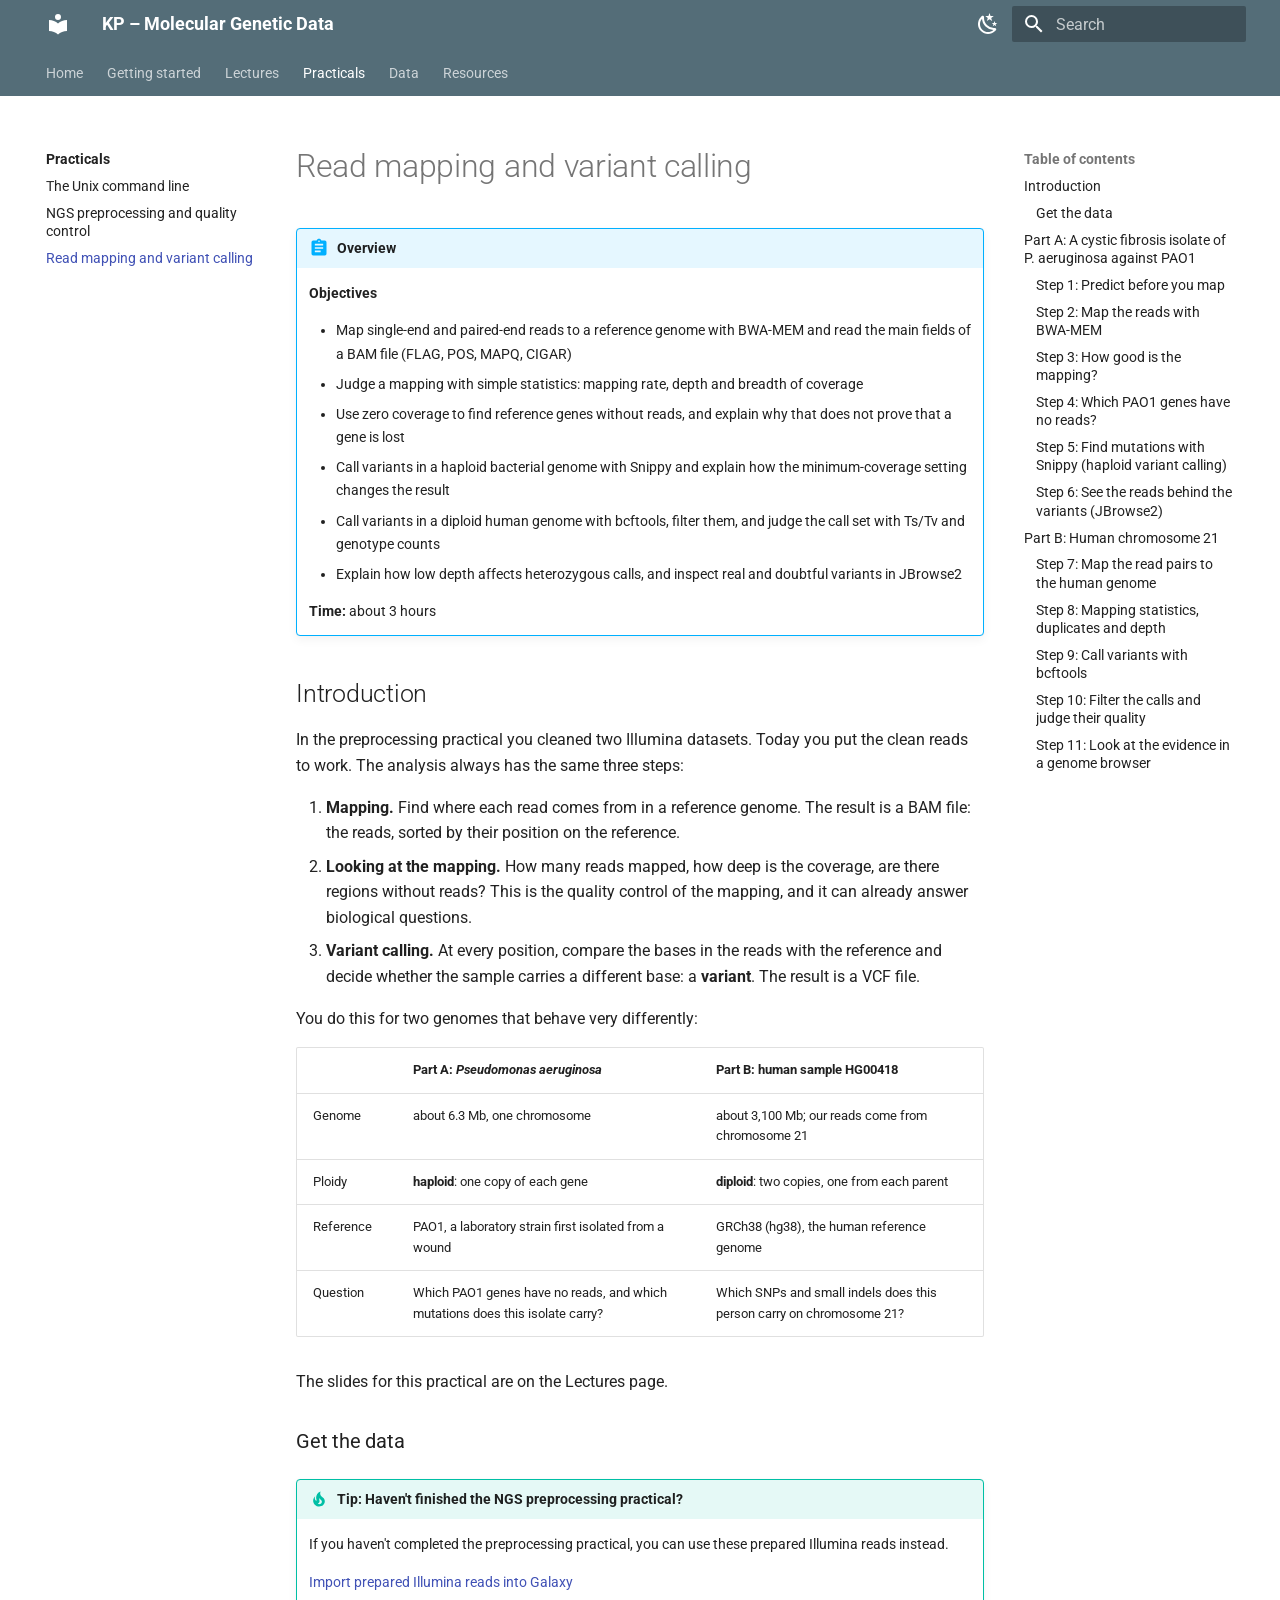
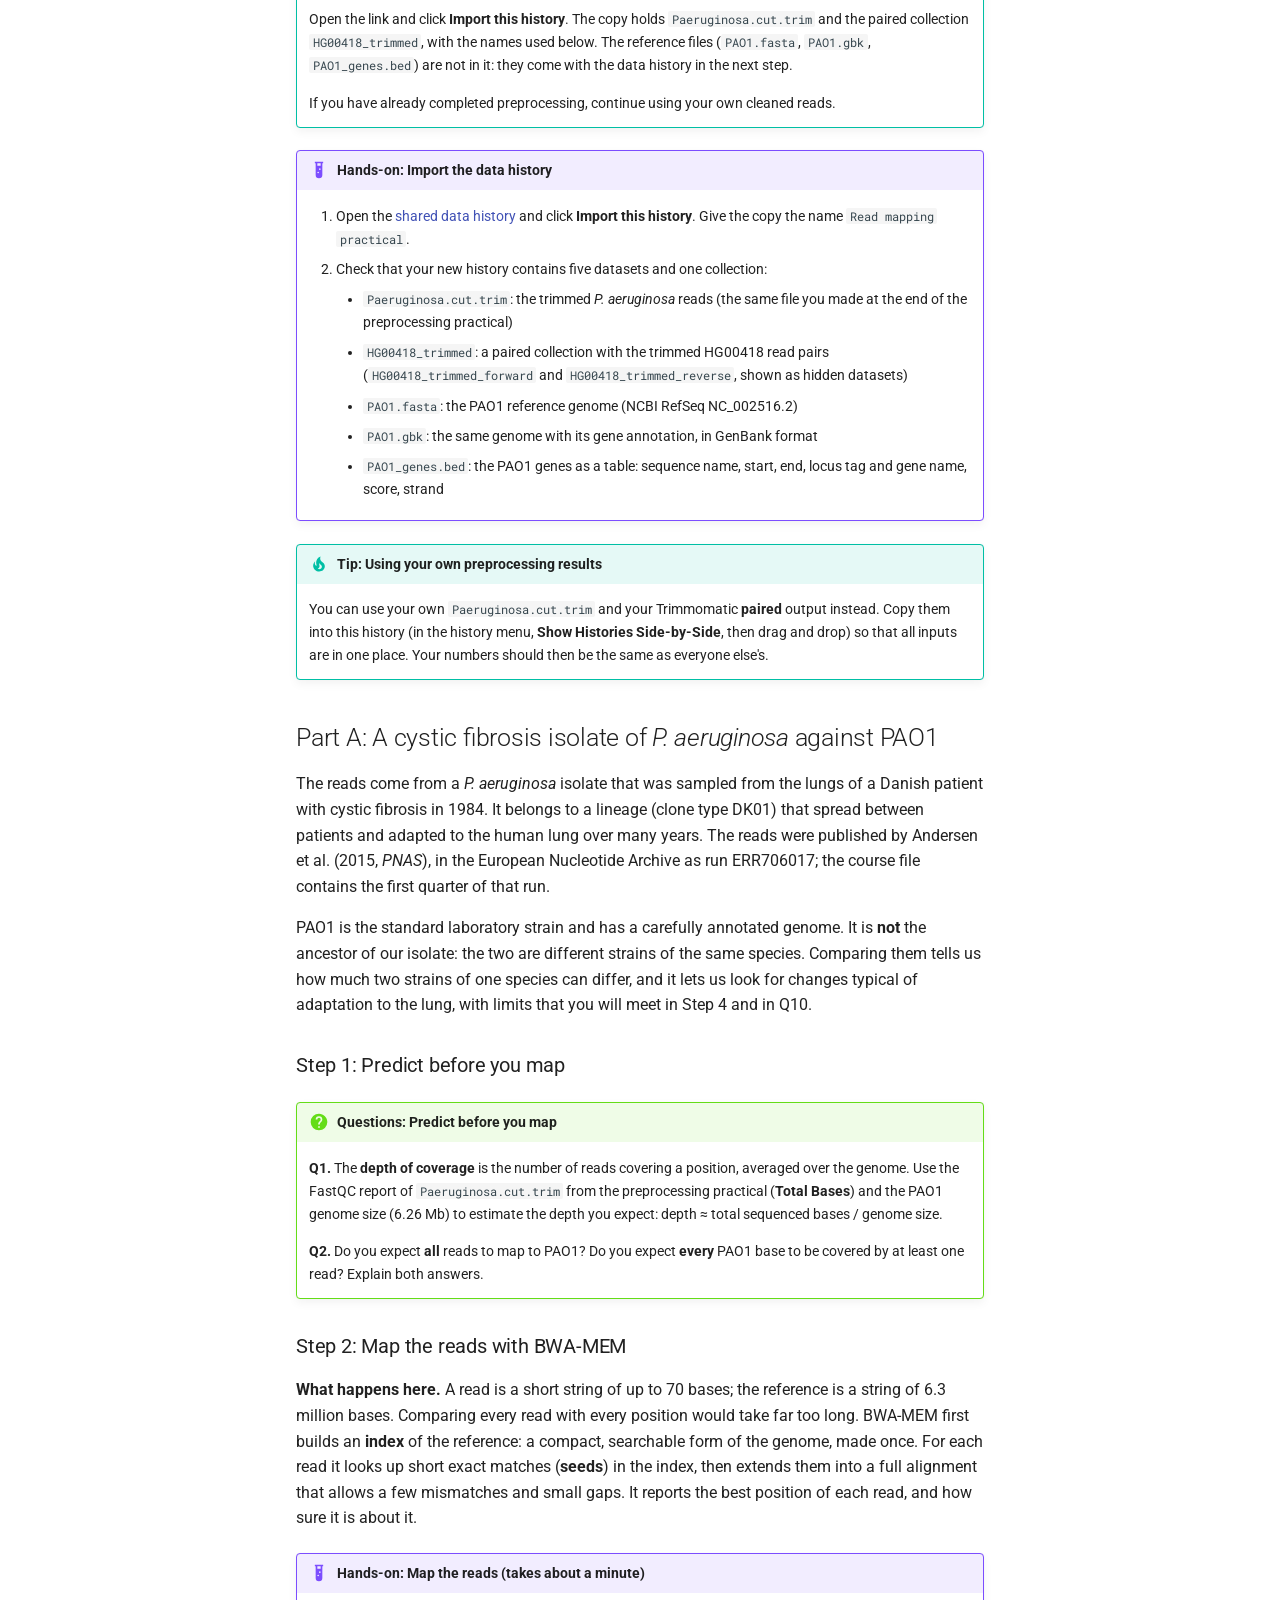
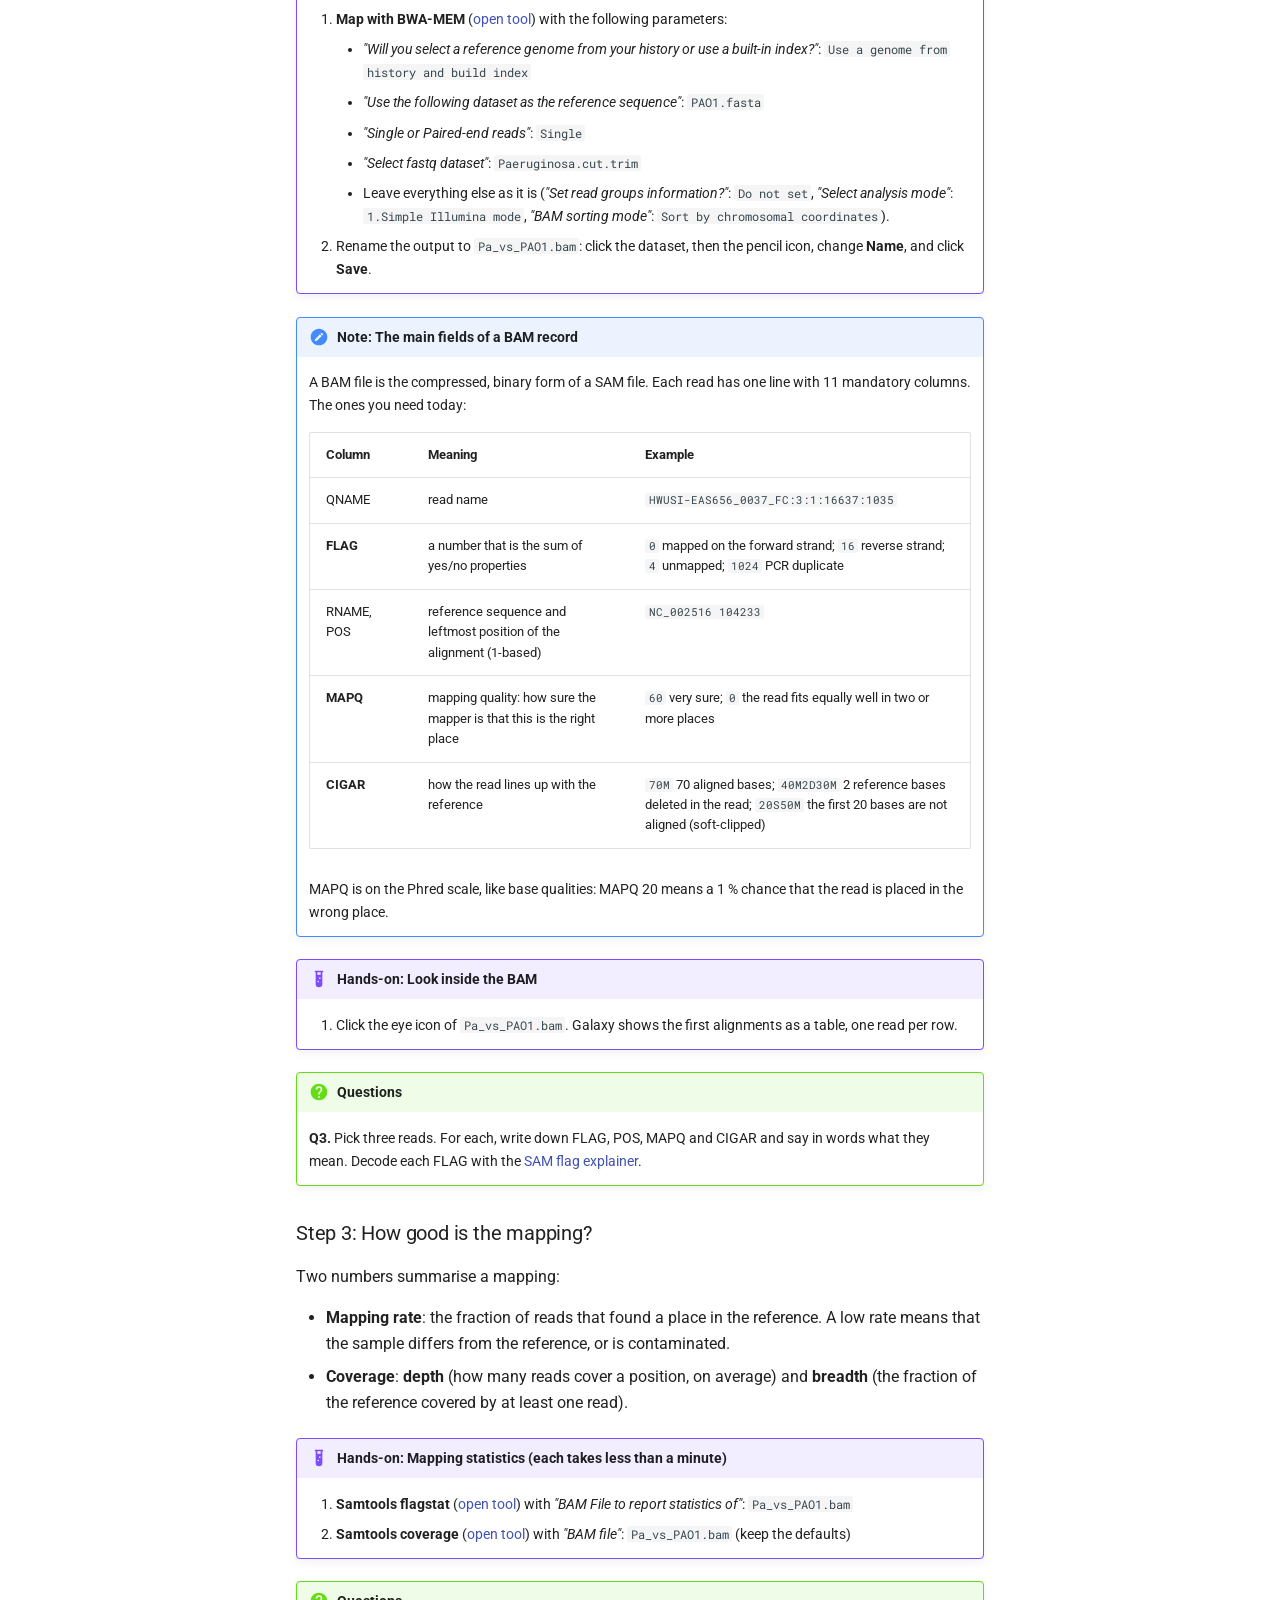
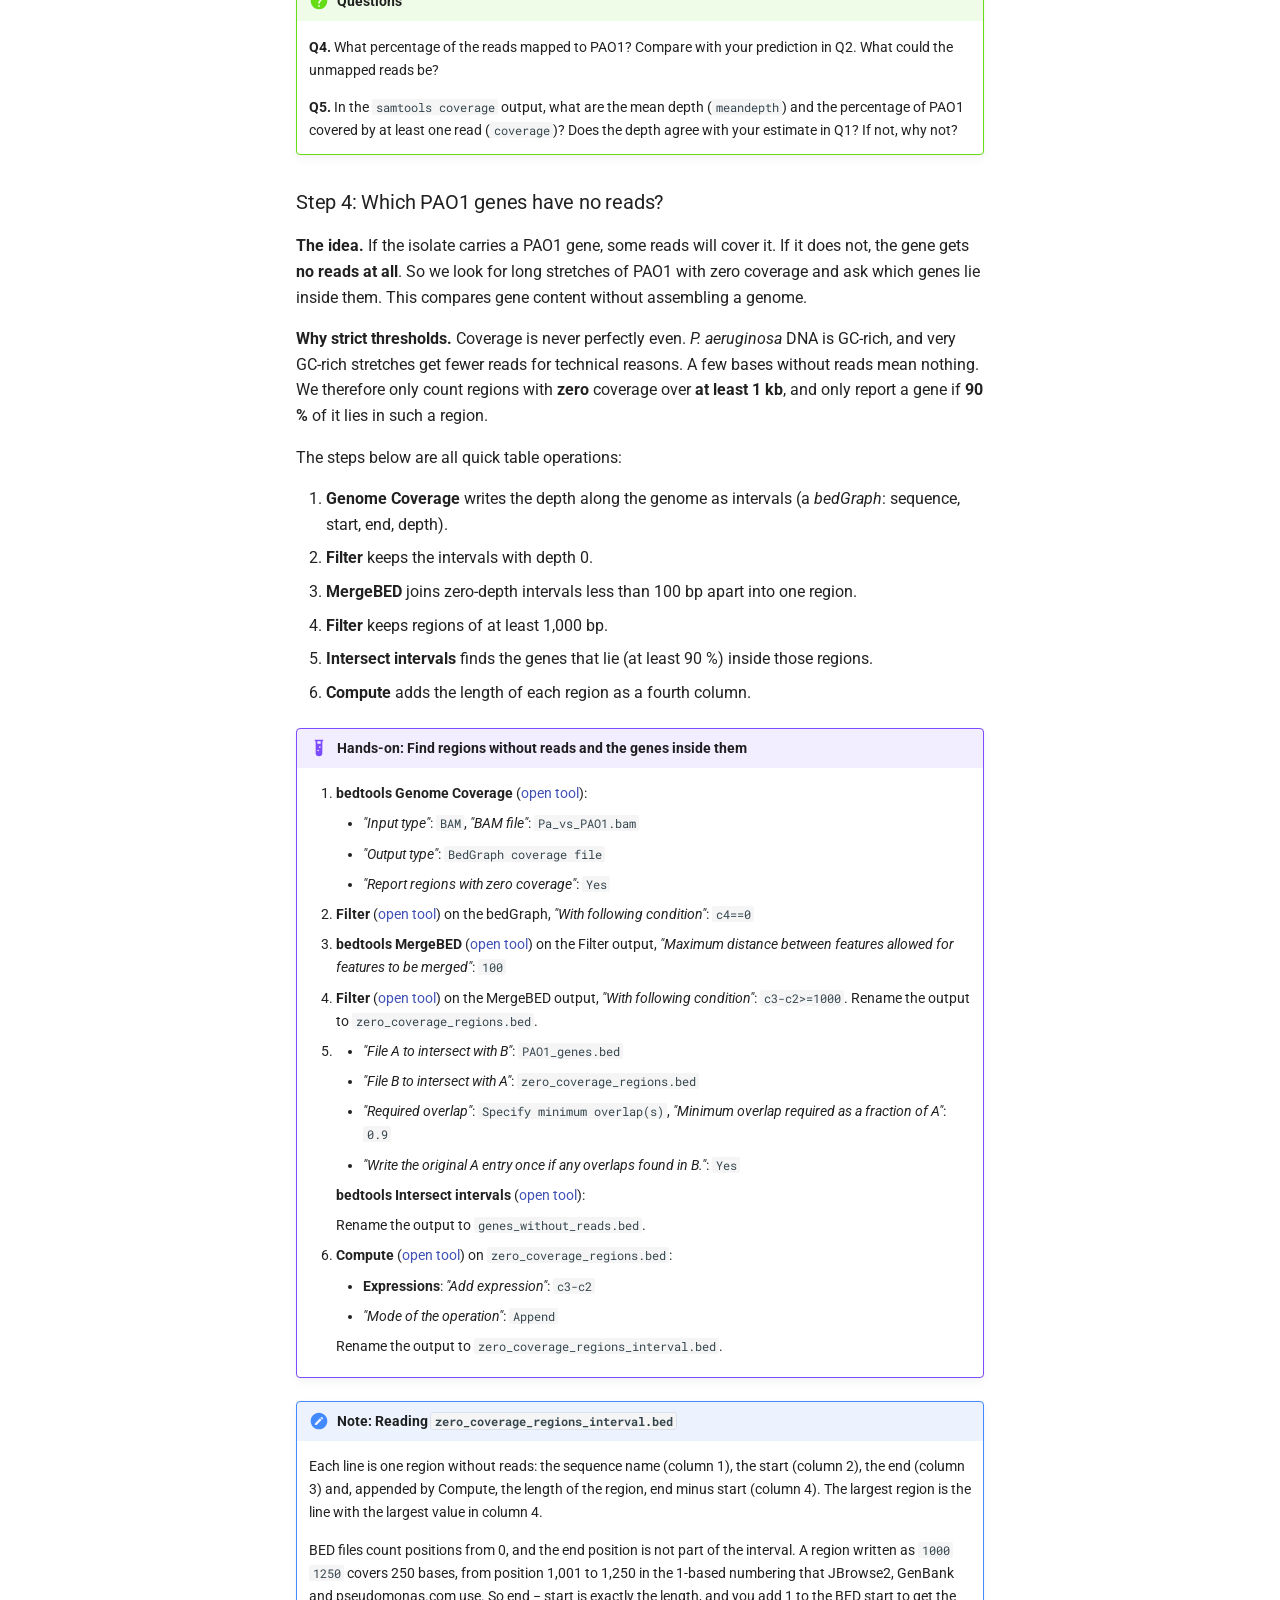
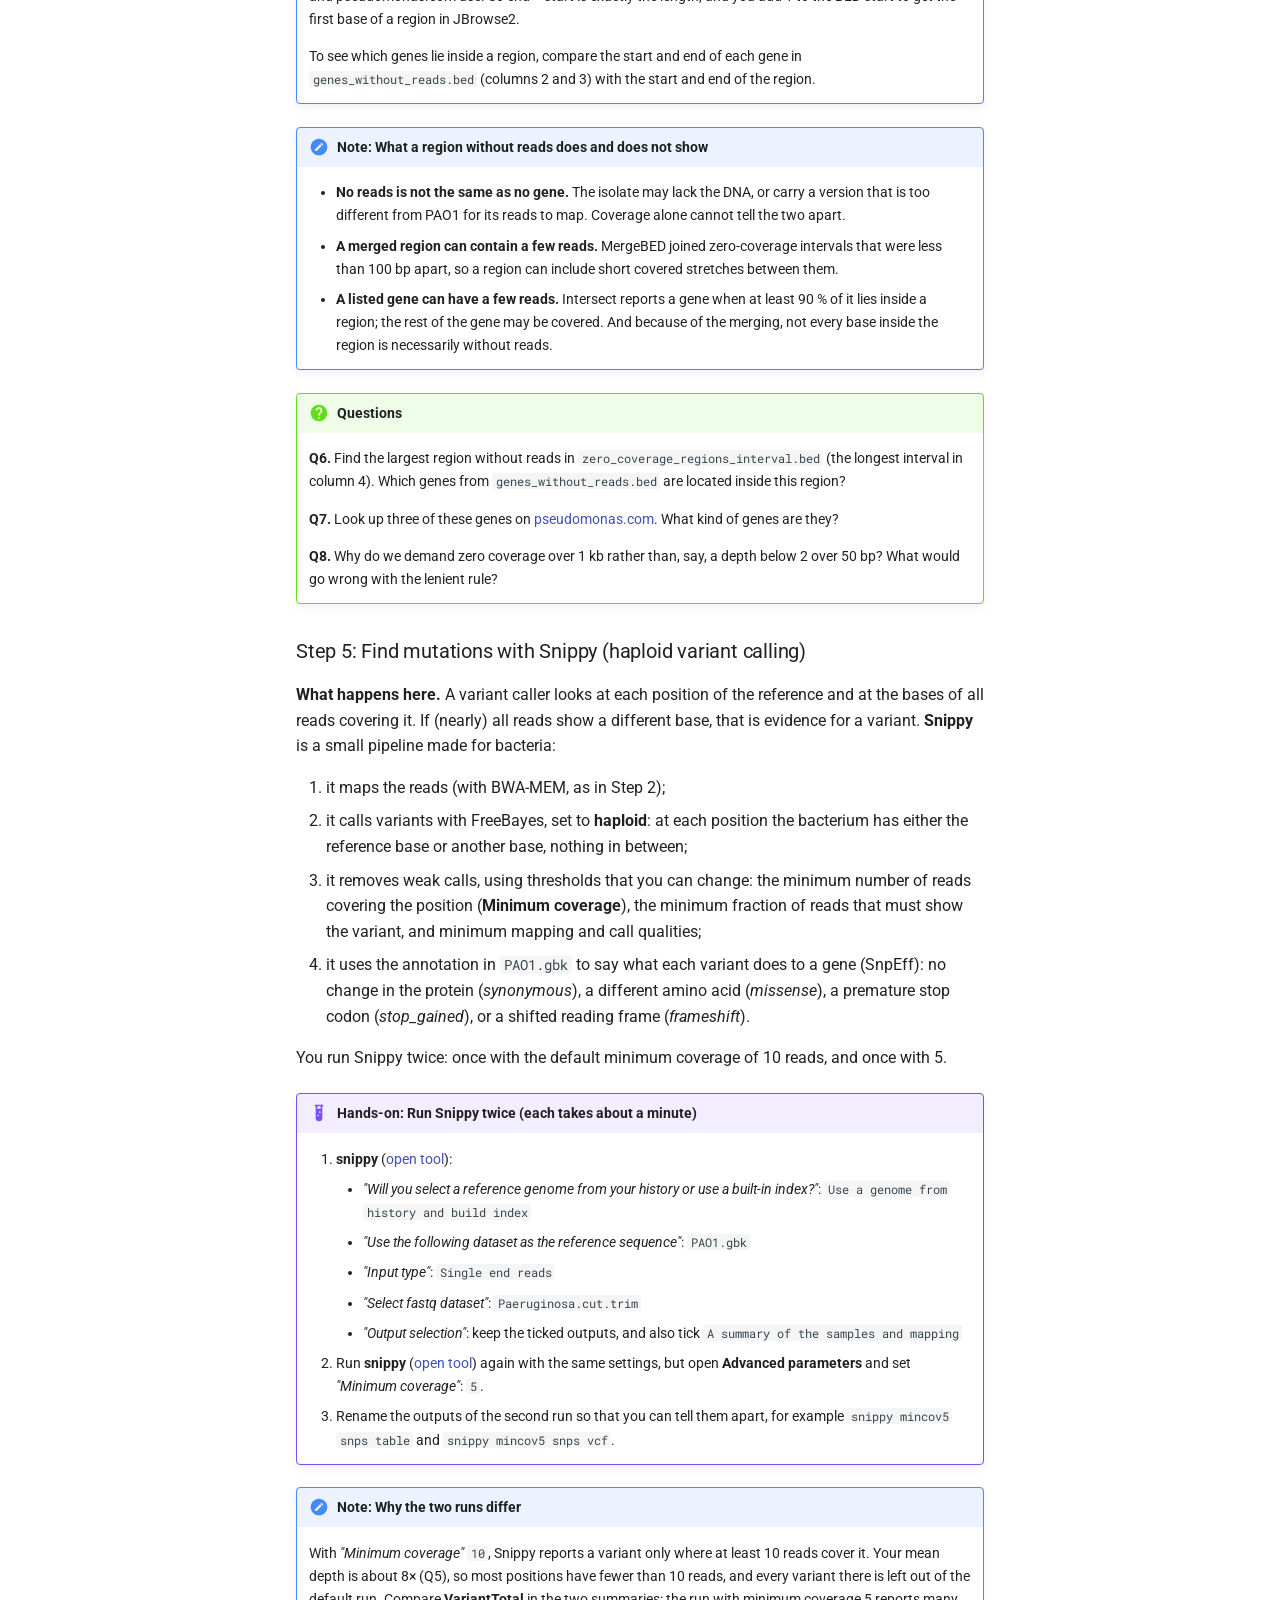
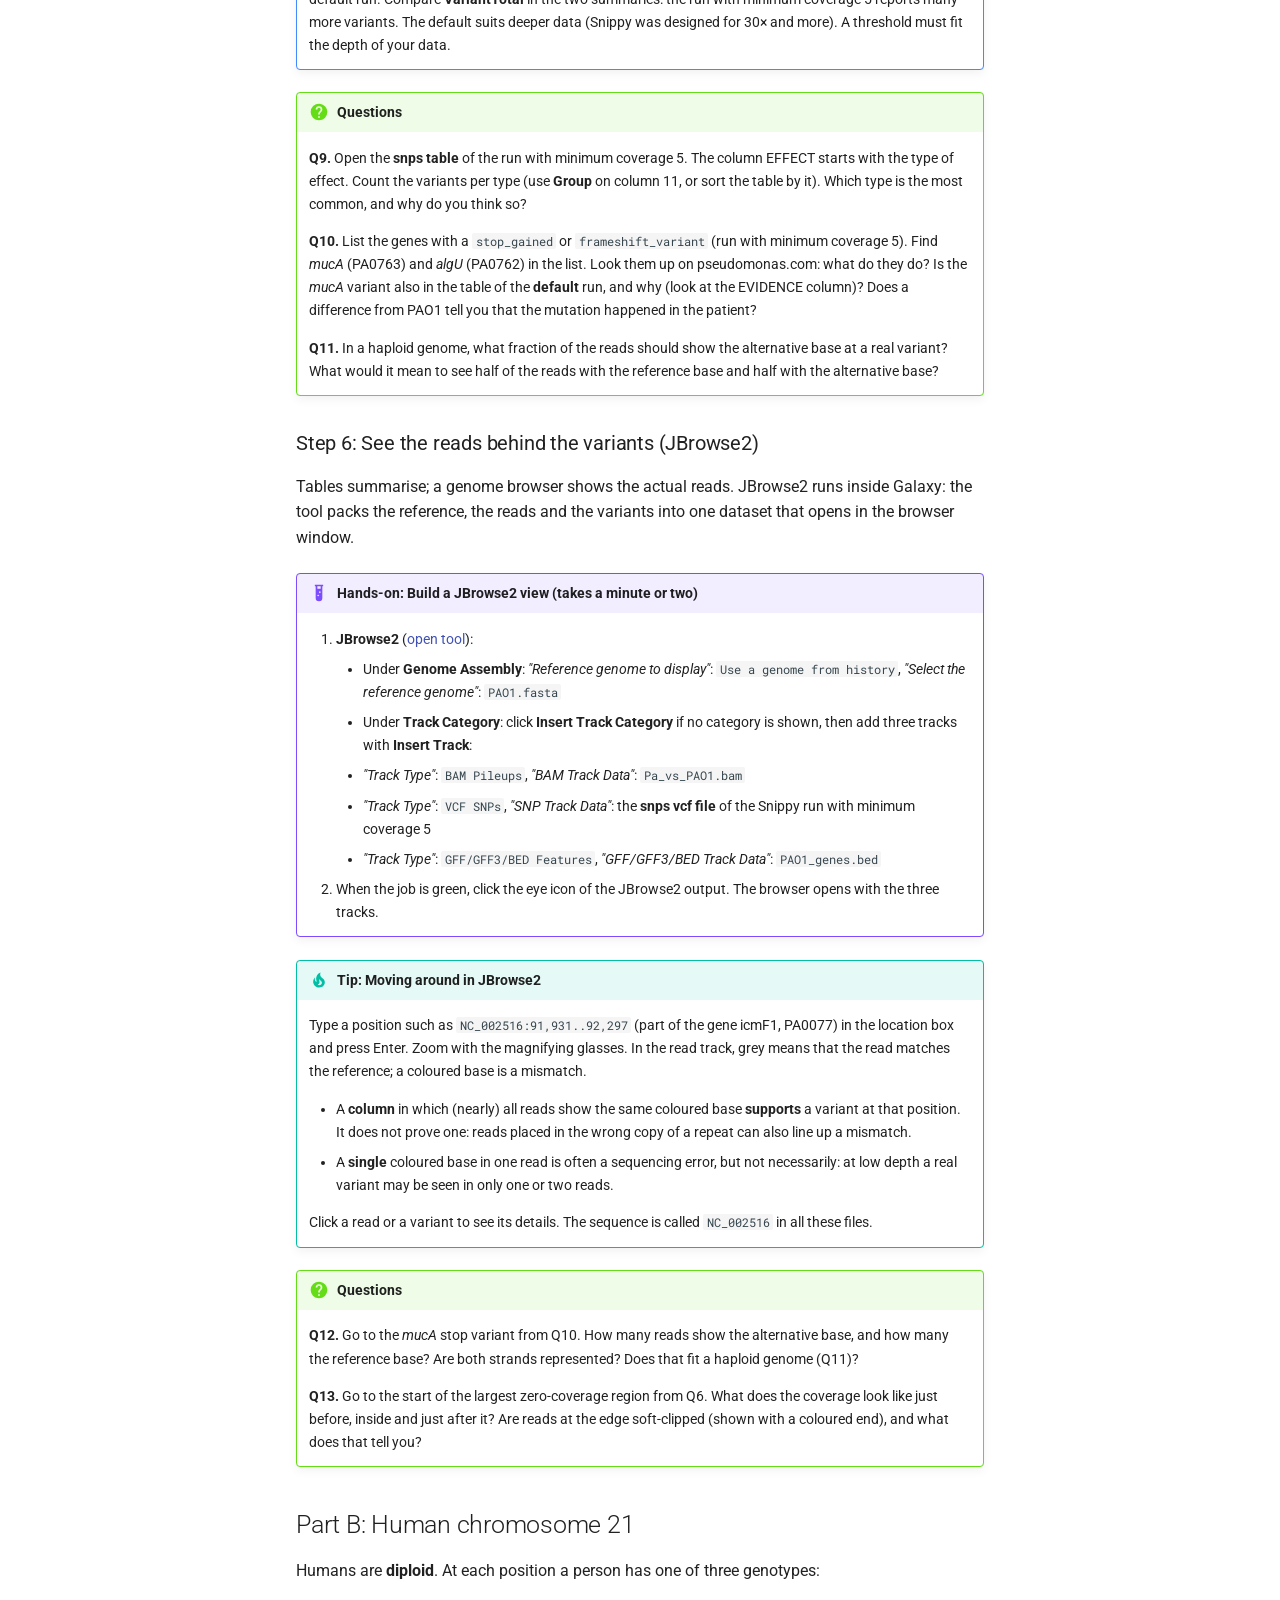
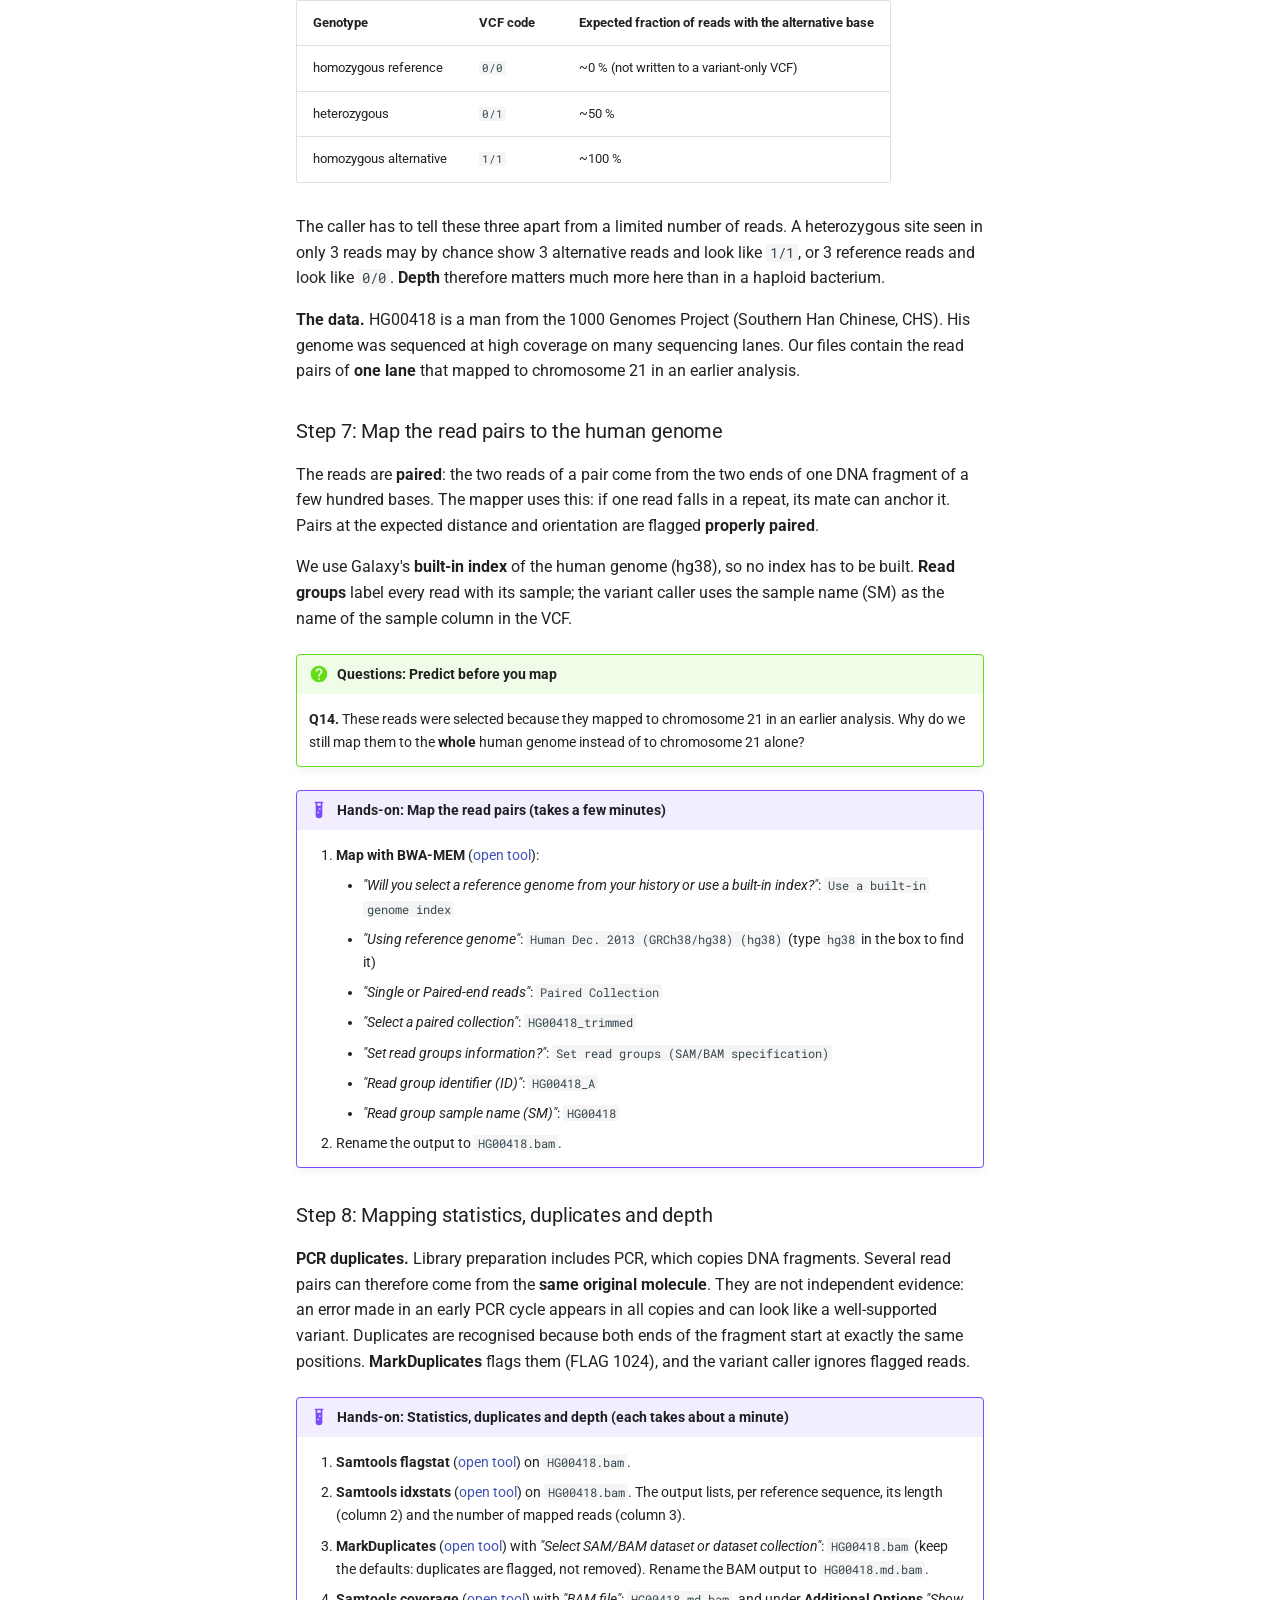
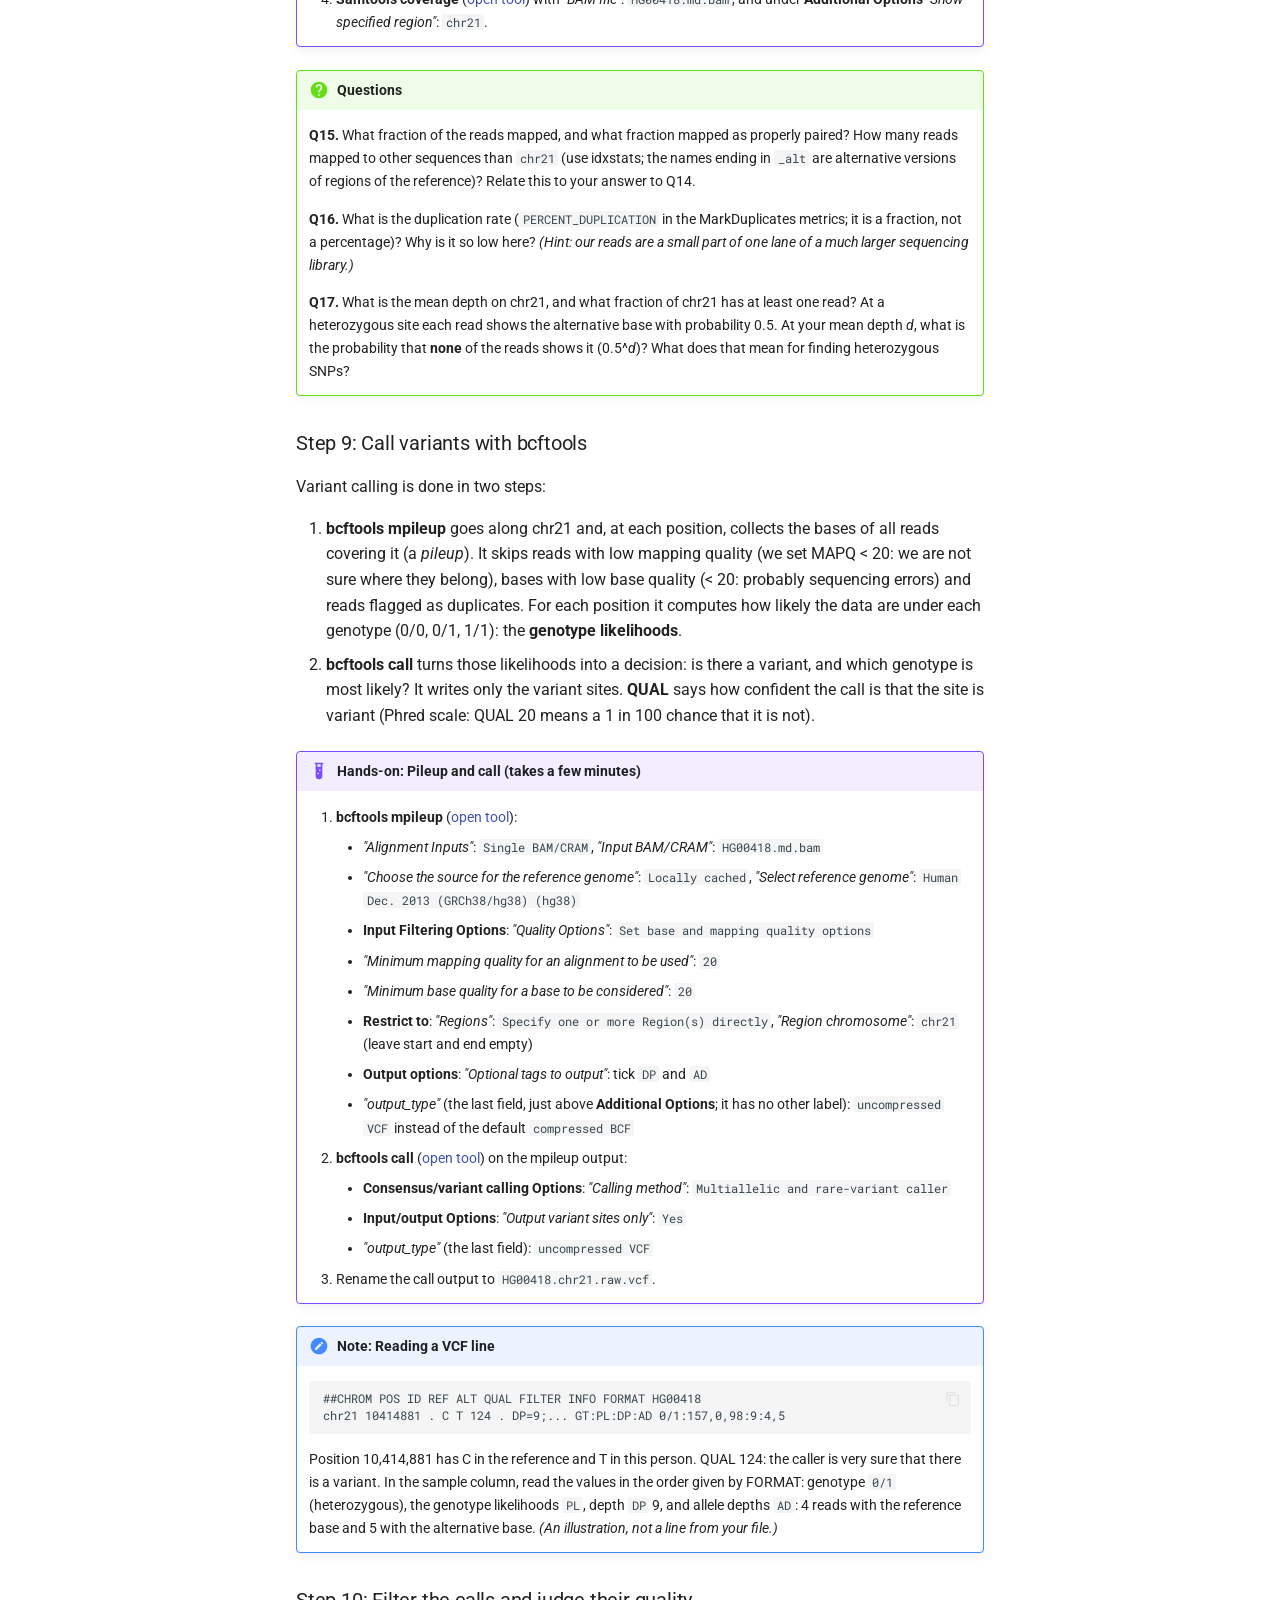
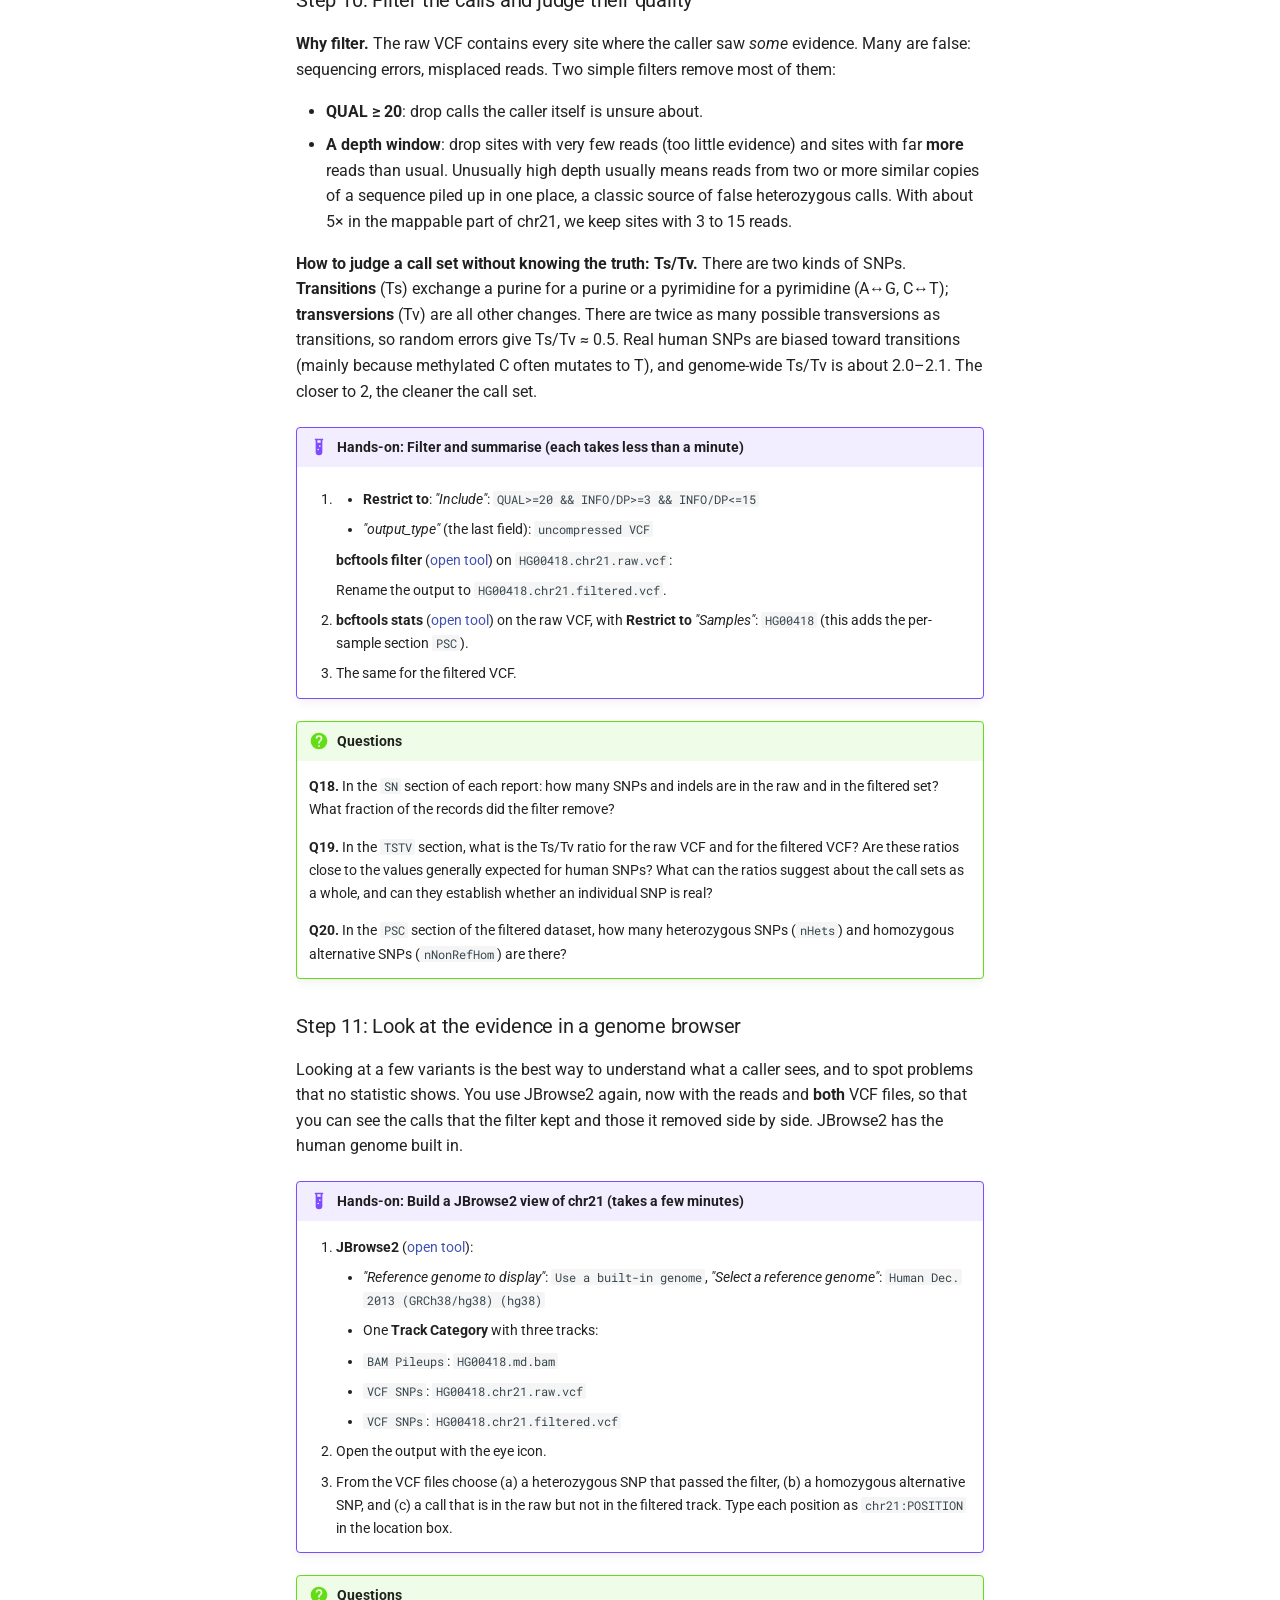
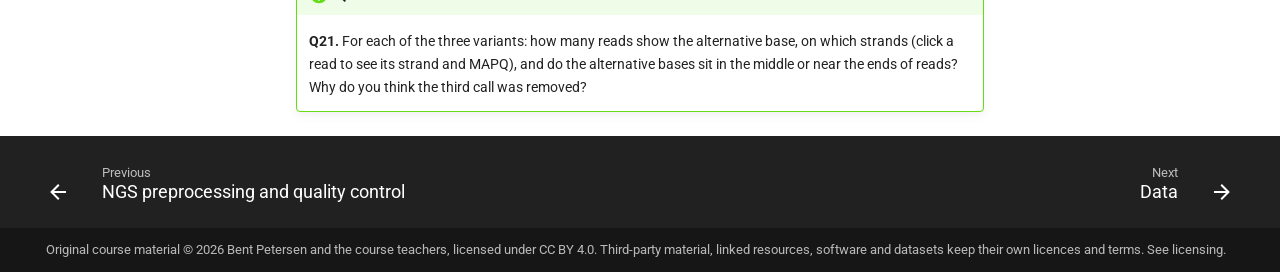
<file: exercises/read-mapping-variant-calling/index.html>
<!doctype html>
<html lang="en" class="no-js">
  <head>
    
      <meta charset="utf-8">
      <meta name="viewport" content="width=device-width,initial-scale=1">
      
        <meta name="description" content="Lectures, hands-on exercises, data and Galaxy instructions for the KP – Molecular Genetic Data course.">
      
      
        <meta name="author" content="Bent Petersen">
      
      
        <link rel="canonical" href="https://bentpetersendk.github.io/KP-Molecular-Genetic-Data/exercises/read-mapping-variant-calling/">
      
      
        <link rel="prev" href="../ngs-preprocessing/">
      
      
        <link rel="next" href="../../data/">
      
      
        
      
      
      <link rel="icon" href="../../assets/images/favicon.png">
      <meta name="generator" content="mkdocs-1.6.1, mkdocs-material-9.7.7">
    
    
      
        <title>Read mapping and variant calling - KP – Molecular Genetic Data</title>
      
    
    
      <link rel="stylesheet" href="../../assets/stylesheets/main.ec1eaa64.min.css">
      
        
        <link rel="stylesheet" href="../../assets/stylesheets/palette.ab4e12ef.min.css">
      
      


    
    
      
    
    
      
        
        
        <link rel="preconnect" href="https://fonts.gstatic.com" crossorigin>
        <link rel="stylesheet" href="https://fonts.googleapis.com/css?family=Roboto:300,300i,400,400i,700,700i%7CRoboto+Mono:400,400i,700,700i&display=fallback">
        <style>:root{--md-text-font:"Roboto";--md-code-font:"Roboto Mono"}</style>
      
    
    
      <link rel="stylesheet" href="../../assets/extra.css">
    
    <script>__md_scope=new URL("../..",location),__md_hash=e=>[...e].reduce(((e,_)=>(e<<5)-e+_.charCodeAt(0)),0),__md_get=(e,_=localStorage,t=__md_scope)=>JSON.parse(_.getItem(t.pathname+"."+e)),__md_set=(e,_,t=localStorage,a=__md_scope)=>{try{t.setItem(a.pathname+"."+e,JSON.stringify(_))}catch(e){}}</script>
    
      

    
    
  </head>
  
  
    
    
      
    
    
    
    
    <body dir="ltr" data-md-color-scheme="default" data-md-color-primary="blue-grey" data-md-color-accent="indigo">
  
    
    <input class="md-toggle" data-md-toggle="drawer" type="checkbox" id="__drawer" autocomplete="off">
    <input class="md-toggle" data-md-toggle="search" type="checkbox" id="__search" autocomplete="off">
    <label class="md-overlay" for="__drawer"></label>
    <div data-md-component="skip">
      
        
        <a href="#read-mapping-and-variant-calling" class="md-skip">
          Skip to content
        </a>
      
    </div>
    <div data-md-component="announce">
      
    </div>
    
    
      

<header class="md-header" data-md-component="header">
  <nav class="md-header__inner md-grid" aria-label="Header">
    <a href="../.." title="KP – Molecular Genetic Data" class="md-header__button md-logo" aria-label="KP – Molecular Genetic Data" data-md-component="logo">
      
  
  <svg xmlns="http://www.w3.org/2000/svg" viewBox="0 0 24 24"><path d="M12 8a3 3 0 0 0 3-3 3 3 0 0 0-3-3 3 3 0 0 0-3 3 3 3 0 0 0 3 3m0 3.54C9.64 9.35 6.5 8 3 8v11c3.5 0 6.64 1.35 9 3.54 2.36-2.19 5.5-3.54 9-3.54V8c-3.5 0-6.64 1.35-9 3.54"/></svg>

    </a>
    <label class="md-header__button md-icon" for="__drawer">
      
      <svg xmlns="http://www.w3.org/2000/svg" viewBox="0 0 24 24"><path d="M3 6h18v2H3zm0 5h18v2H3zm0 5h18v2H3z"/></svg>
    </label>
    <div class="md-header__title" data-md-component="header-title">
      <div class="md-header__ellipsis">
        <div class="md-header__topic">
          <span class="md-ellipsis">
            KP – Molecular Genetic Data
          </span>
        </div>
        <div class="md-header__topic" data-md-component="header-topic">
          <span class="md-ellipsis">
            
              Read mapping and variant calling
            
          </span>
        </div>
      </div>
    </div>
    
      
        <form class="md-header__option" data-md-component="palette">
  
    
    
    
    <input class="md-option" data-md-color-media="(prefers-color-scheme: light)" data-md-color-scheme="default" data-md-color-primary="blue-grey" data-md-color-accent="indigo"  aria-label="Switch to dark mode"  type="radio" name="__palette" id="__palette_0">
    
      <label class="md-header__button md-icon" title="Switch to dark mode" for="__palette_1" hidden>
        <svg xmlns="http://www.w3.org/2000/svg" viewBox="0 0 24 24"><path d="m17.75 4.09-2.53 1.94.91 3.06-2.63-1.81-2.63 1.81.91-3.06-2.53-1.94L12.44 4l1.06-3 1.06 3zm3.5 6.91-1.64 1.25.59 1.98-1.7-1.17-1.7 1.17.59-1.98L15.75 11l2.06-.05L18.5 9l.69 1.95zm-2.28 4.95c.83-.08 1.72 1.1 1.19 1.85-.32.45-.66.87-1.08 1.27C15.17 23 8.84 23 4.94 19.07c-3.91-3.9-3.91-10.24 0-14.14.4-.4.82-.76 1.27-1.08.75-.53 1.93.36 1.85 1.19-.27 2.86.69 5.83 2.89 8.02a9.96 9.96 0 0 0 8.02 2.89m-1.64 2.02a12.08 12.08 0 0 1-7.8-3.47c-2.17-2.19-3.33-5-3.49-7.82-2.81 3.14-2.7 7.96.31 10.98 3.02 3.01 7.84 3.12 10.98.31"/></svg>
      </label>
    
  
    
    
    
    <input class="md-option" data-md-color-media="(prefers-color-scheme: dark)" data-md-color-scheme="slate" data-md-color-primary="blue-grey" data-md-color-accent="indigo"  aria-label="Switch to light mode"  type="radio" name="__palette" id="__palette_1">
    
      <label class="md-header__button md-icon" title="Switch to light mode" for="__palette_0" hidden>
        <svg xmlns="http://www.w3.org/2000/svg" viewBox="0 0 24 24"><path d="M12 7a5 5 0 0 1 5 5 5 5 0 0 1-5 5 5 5 0 0 1-5-5 5 5 0 0 1 5-5m0 2a3 3 0 0 0-3 3 3 3 0 0 0 3 3 3 3 0 0 0 3-3 3 3 0 0 0-3-3m0-7 2.39 3.42C13.65 5.15 12.84 5 12 5s-1.65.15-2.39.42zM3.34 7l4.16-.35A7.2 7.2 0 0 0 5.94 8.5c-.44.74-.69 1.5-.83 2.29zm.02 10 1.76-3.77a7.131 7.131 0 0 0 2.38 4.14zM20.65 7l-1.77 3.79a7.02 7.02 0 0 0-2.38-4.15zm-.01 10-4.14.36c.59-.51 1.12-1.14 1.54-1.86.42-.73.69-1.5.83-2.29zM12 22l-2.41-3.44c.74.27 1.55.44 2.41.44.82 0 1.63-.17 2.37-.44z"/></svg>
      </label>
    
  
</form>
      
    
    
      <script>var palette=__md_get("__palette");if(palette&&palette.color){if("(prefers-color-scheme)"===palette.color.media){var media=matchMedia("(prefers-color-scheme: light)"),input=document.querySelector(media.matches?"[data-md-color-media='(prefers-color-scheme: light)']":"[data-md-color-media='(prefers-color-scheme: dark)']");palette.color.media=input.getAttribute("data-md-color-media"),palette.color.scheme=input.getAttribute("data-md-color-scheme"),palette.color.primary=input.getAttribute("data-md-color-primary"),palette.color.accent=input.getAttribute("data-md-color-accent")}for(var[key,value]of Object.entries(palette.color))document.body.setAttribute("data-md-color-"+key,value)}</script>
    
    
    
      
      
        <label class="md-header__button md-icon" for="__search">
          
          <svg xmlns="http://www.w3.org/2000/svg" viewBox="0 0 24 24"><path d="M9.5 3A6.5 6.5 0 0 1 16 9.5c0 1.61-.59 3.09-1.56 4.23l.27.27h.79l5 5-1.5 1.5-5-5v-.79l-.27-.27A6.52 6.52 0 0 1 9.5 16 6.5 6.5 0 0 1 3 9.5 6.5 6.5 0 0 1 9.5 3m0 2C7 5 5 7 5 9.5S7 14 9.5 14 14 12 14 9.5 12 5 9.5 5"/></svg>
        </label>
        <div class="md-search" data-md-component="search" role="dialog">
  <label class="md-search__overlay" for="__search"></label>
  <div class="md-search__inner" role="search">
    <form class="md-search__form" name="search">
      <input type="text" class="md-search__input" name="query" aria-label="Search" placeholder="Search" autocapitalize="off" autocorrect="off" autocomplete="off" spellcheck="false" data-md-component="search-query" required>
      <label class="md-search__icon md-icon" for="__search">
        
        <svg xmlns="http://www.w3.org/2000/svg" viewBox="0 0 24 24"><path d="M9.5 3A6.5 6.5 0 0 1 16 9.5c0 1.61-.59 3.09-1.56 4.23l.27.27h.79l5 5-1.5 1.5-5-5v-.79l-.27-.27A6.52 6.52 0 0 1 9.5 16 6.5 6.5 0 0 1 3 9.5 6.5 6.5 0 0 1 9.5 3m0 2C7 5 5 7 5 9.5S7 14 9.5 14 14 12 14 9.5 12 5 9.5 5"/></svg>
        
        <svg xmlns="http://www.w3.org/2000/svg" viewBox="0 0 24 24"><path d="M20 11v2H8l5.5 5.5-1.42 1.42L4.16 12l7.92-7.92L13.5 5.5 8 11z"/></svg>
      </label>
      <nav class="md-search__options" aria-label="Search">
        
        <button type="reset" class="md-search__icon md-icon" title="Clear" aria-label="Clear" tabindex="-1">
          
          <svg xmlns="http://www.w3.org/2000/svg" viewBox="0 0 24 24"><path d="M19 6.41 17.59 5 12 10.59 6.41 5 5 6.41 10.59 12 5 17.59 6.41 19 12 13.41 17.59 19 19 17.59 13.41 12z"/></svg>
        </button>
      </nav>
      
    </form>
    <div class="md-search__output">
      <div class="md-search__scrollwrap" tabindex="0" data-md-scrollfix>
        <div class="md-search-result" data-md-component="search-result">
          <div class="md-search-result__meta">
            Initializing search
          </div>
          <ol class="md-search-result__list" role="presentation"></ol>
        </div>
      </div>
    </div>
  </div>
</div>
      
    
    
  </nav>
  
</header>
    
    <div class="md-container" data-md-component="container">
      
      
        
          
            
<nav class="md-tabs" aria-label="Tabs" data-md-component="tabs">
  <div class="md-grid">
    <ul class="md-tabs__list">
      
        
  
  
  
  
    <li class="md-tabs__item">
      <a href="../.." class="md-tabs__link">
        
  
  
    
  
  Home

      </a>
    </li>
  

      
        
  
  
  
  
    <li class="md-tabs__item">
      <a href="../../galaxy/" class="md-tabs__link">
        
  
  
    
  
  Getting started

      </a>
    </li>
  

      
        
  
  
  
  
    <li class="md-tabs__item">
      <a href="../../lectures/" class="md-tabs__link">
        
  
  
    
  
  Lectures

      </a>
    </li>
  

      
        
  
  
  
    
  
  
    
    
      <li class="md-tabs__item md-tabs__item--active">
        <a href="../" class="md-tabs__link">
          
  
  
    
  
  Practicals

        </a>
      </li>
    
  

      
        
  
  
  
  
    <li class="md-tabs__item">
      <a href="../../data/" class="md-tabs__link">
        
  
  
    
  
  Data

      </a>
    </li>
  

      
        
  
  
  
  
    <li class="md-tabs__item">
      <a href="../../resources/" class="md-tabs__link">
        
  
  
    
  
  Resources

      </a>
    </li>
  

      
    </ul>
  </div>
</nav>
          
        
      
      <main class="md-main" data-md-component="main">
        <div class="md-main__inner md-grid">
          
            
              
              <div class="md-sidebar md-sidebar--primary" data-md-component="sidebar" data-md-type="navigation" >
                <div class="md-sidebar__scrollwrap">
                  <div class="md-sidebar__inner">
                    


  


<nav class="md-nav md-nav--primary md-nav--lifted" aria-label="Navigation" data-md-level="0">
  <label class="md-nav__title" for="__drawer">
    <a href="../.." title="KP – Molecular Genetic Data" class="md-nav__button md-logo" aria-label="KP – Molecular Genetic Data" data-md-component="logo">
      
  
  <svg xmlns="http://www.w3.org/2000/svg" viewBox="0 0 24 24"><path d="M12 8a3 3 0 0 0 3-3 3 3 0 0 0-3-3 3 3 0 0 0-3 3 3 3 0 0 0 3 3m0 3.54C9.64 9.35 6.5 8 3 8v11c3.5 0 6.64 1.35 9 3.54 2.36-2.19 5.5-3.54 9-3.54V8c-3.5 0-6.64 1.35-9 3.54"/></svg>

    </a>
    KP – Molecular Genetic Data
  </label>
  
  <ul class="md-nav__list" data-md-scrollfix>
    
      
      
  
  
  
  
    <li class="md-nav__item">
      <a href="../.." class="md-nav__link">
        
  
  
  <span class="md-ellipsis">
    
  
    Home
  

    
  </span>
  
  

      </a>
    </li>
  

    
      
      
  
  
  
  
    <li class="md-nav__item">
      <a href="../../galaxy/" class="md-nav__link">
        
  
  
  <span class="md-ellipsis">
    
  
    Getting started
  

    
  </span>
  
  

      </a>
    </li>
  

    
      
      
  
  
  
  
    <li class="md-nav__item">
      <a href="../../lectures/" class="md-nav__link">
        
  
  
  <span class="md-ellipsis">
    
  
    Lectures
  

    
  </span>
  
  

      </a>
    </li>
  

    
      
      
  
  
    
  
  
  
    
    
      
        
          
        
      
        
      
        
      
        
      
    
    
    
      
        
        
      
      
        
      
    
    
    <li class="md-nav__item md-nav__item--active md-nav__item--section md-nav__item--nested">
      
        
        
        <input class="md-nav__toggle md-toggle " type="checkbox" id="__nav_4" checked>
        
          
          <div class="md-nav__link md-nav__container">
            <a href="../" class="md-nav__link ">
              
  
  
  <span class="md-ellipsis">
    
  
    Practicals
  

    
  </span>
  
  

            </a>
            
              
              <label class="md-nav__link " for="__nav_4" id="__nav_4_label" tabindex="">
                <span class="md-nav__icon md-icon"></span>
              </label>
            
          </div>
        
        <nav class="md-nav" data-md-level="1" aria-labelledby="__nav_4_label" aria-expanded="true">
          <label class="md-nav__title" for="__nav_4">
            <span class="md-nav__icon md-icon"></span>
            
  
    Practicals
  

          </label>
          <ul class="md-nav__list" data-md-scrollfix>
            
              
            
              
                
  
  
  
  
    <li class="md-nav__item">
      <a href="../unix-command-line/" class="md-nav__link">
        
  
  
  <span class="md-ellipsis">
    
  
    The Unix command line
  

    
  </span>
  
  

      </a>
    </li>
  

              
            
              
                
  
  
  
  
    <li class="md-nav__item">
      <a href="../ngs-preprocessing/" class="md-nav__link">
        
  
  
  <span class="md-ellipsis">
    
  
    NGS preprocessing and quality control
  

    
  </span>
  
  

      </a>
    </li>
  

              
            
              
                
  
  
    
  
  
  
    <li class="md-nav__item md-nav__item--active">
      
      <input class="md-nav__toggle md-toggle" type="checkbox" id="__toc">
      
      
        
      
      
        <label class="md-nav__link md-nav__link--active" for="__toc">
          
  
  
  <span class="md-ellipsis">
    
  
    Read mapping and variant calling
  

    
  </span>
  
  

          <span class="md-nav__icon md-icon"></span>
        </label>
      
      <a href="./" class="md-nav__link md-nav__link--active">
        
  
  
  <span class="md-ellipsis">
    
  
    Read mapping and variant calling
  

    
  </span>
  
  

      </a>
      
        

<nav class="md-nav md-nav--secondary" aria-label="Table of contents">
  
  
  
    
  
  
    <label class="md-nav__title" for="__toc">
      <span class="md-nav__icon md-icon"></span>
      Table of contents
    </label>
    <ul class="md-nav__list" data-md-component="toc" data-md-scrollfix>
      
        <li class="md-nav__item">
  <a href="#introduction" class="md-nav__link">
    <span class="md-ellipsis">
      
        Introduction
      
    </span>
  </a>
  
    <nav class="md-nav" aria-label="Introduction">
      <ul class="md-nav__list">
        
          <li class="md-nav__item">
  <a href="#get-the-data" class="md-nav__link">
    <span class="md-ellipsis">
      
        Get the data
      
    </span>
  </a>
  
</li>
        
      </ul>
    </nav>
  
</li>
      
        <li class="md-nav__item">
  <a href="#part-a-a-cystic-fibrosis-isolate-of-p-aeruginosa-against-pao1" class="md-nav__link">
    <span class="md-ellipsis">
      
        Part A: A cystic fibrosis isolate of P. aeruginosa against PAO1
      
    </span>
  </a>
  
    <nav class="md-nav" aria-label="Part A: A cystic fibrosis isolate of P. aeruginosa against PAO1">
      <ul class="md-nav__list">
        
          <li class="md-nav__item">
  <a href="#step-1-predict-before-you-map" class="md-nav__link">
    <span class="md-ellipsis">
      
        Step 1: Predict before you map
      
    </span>
  </a>
  
</li>
        
          <li class="md-nav__item">
  <a href="#step-2-map-the-reads-with-bwa-mem" class="md-nav__link">
    <span class="md-ellipsis">
      
        Step 2: Map the reads with BWA-MEM
      
    </span>
  </a>
  
</li>
        
          <li class="md-nav__item">
  <a href="#step-3-how-good-is-the-mapping" class="md-nav__link">
    <span class="md-ellipsis">
      
        Step 3: How good is the mapping?
      
    </span>
  </a>
  
</li>
        
          <li class="md-nav__item">
  <a href="#step-4-which-pao1-genes-have-no-reads" class="md-nav__link">
    <span class="md-ellipsis">
      
        Step 4: Which PAO1 genes have no reads?
      
    </span>
  </a>
  
</li>
        
          <li class="md-nav__item">
  <a href="#step-5-find-mutations-with-snippy-haploid-variant-calling" class="md-nav__link">
    <span class="md-ellipsis">
      
        Step 5: Find mutations with Snippy (haploid variant calling)
      
    </span>
  </a>
  
</li>
        
          <li class="md-nav__item">
  <a href="#step-6-see-the-reads-behind-the-variants-jbrowse2" class="md-nav__link">
    <span class="md-ellipsis">
      
        Step 6: See the reads behind the variants (JBrowse2)
      
    </span>
  </a>
  
</li>
        
      </ul>
    </nav>
  
</li>
      
        <li class="md-nav__item">
  <a href="#part-b-human-chromosome-21" class="md-nav__link">
    <span class="md-ellipsis">
      
        Part B: Human chromosome 21
      
    </span>
  </a>
  
    <nav class="md-nav" aria-label="Part B: Human chromosome 21">
      <ul class="md-nav__list">
        
          <li class="md-nav__item">
  <a href="#step-7-map-the-read-pairs-to-the-human-genome" class="md-nav__link">
    <span class="md-ellipsis">
      
        Step 7: Map the read pairs to the human genome
      
    </span>
  </a>
  
</li>
        
          <li class="md-nav__item">
  <a href="#step-8-mapping-statistics-duplicates-and-depth" class="md-nav__link">
    <span class="md-ellipsis">
      
        Step 8: Mapping statistics, duplicates and depth
      
    </span>
  </a>
  
</li>
        
          <li class="md-nav__item">
  <a href="#step-9-call-variants-with-bcftools" class="md-nav__link">
    <span class="md-ellipsis">
      
        Step 9: Call variants with bcftools
      
    </span>
  </a>
  
</li>
        
          <li class="md-nav__item">
  <a href="#step-10-filter-the-calls-and-judge-their-quality" class="md-nav__link">
    <span class="md-ellipsis">
      
        Step 10: Filter the calls and judge their quality
      
    </span>
  </a>
  
</li>
        
          <li class="md-nav__item">
  <a href="#step-11-look-at-the-evidence-in-a-genome-browser" class="md-nav__link">
    <span class="md-ellipsis">
      
        Step 11: Look at the evidence in a genome browser
      
    </span>
  </a>
  
</li>
        
      </ul>
    </nav>
  
</li>
      
    </ul>
  
</nav>
      
    </li>
  

              
            
          </ul>
        </nav>
      
    </li>
  

    
      
      
  
  
  
  
    <li class="md-nav__item">
      <a href="../../data/" class="md-nav__link">
        
  
  
  <span class="md-ellipsis">
    
  
    Data
  

    
  </span>
  
  

      </a>
    </li>
  

    
      
      
  
  
  
  
    <li class="md-nav__item">
      <a href="../../resources/" class="md-nav__link">
        
  
  
  <span class="md-ellipsis">
    
  
    Resources
  

    
  </span>
  
  

      </a>
    </li>
  

    
  </ul>
</nav>
                  </div>
                </div>
              </div>
            
            
              
              <div class="md-sidebar md-sidebar--secondary" data-md-component="sidebar" data-md-type="toc" >
                <div class="md-sidebar__scrollwrap">
                  <div class="md-sidebar__inner">
                    

<nav class="md-nav md-nav--secondary" aria-label="Table of contents">
  
  
  
    
  
  
    <label class="md-nav__title" for="__toc">
      <span class="md-nav__icon md-icon"></span>
      Table of contents
    </label>
    <ul class="md-nav__list" data-md-component="toc" data-md-scrollfix>
      
        <li class="md-nav__item">
  <a href="#introduction" class="md-nav__link">
    <span class="md-ellipsis">
      
        Introduction
      
    </span>
  </a>
  
    <nav class="md-nav" aria-label="Introduction">
      <ul class="md-nav__list">
        
          <li class="md-nav__item">
  <a href="#get-the-data" class="md-nav__link">
    <span class="md-ellipsis">
      
        Get the data
      
    </span>
  </a>
  
</li>
        
      </ul>
    </nav>
  
</li>
      
        <li class="md-nav__item">
  <a href="#part-a-a-cystic-fibrosis-isolate-of-p-aeruginosa-against-pao1" class="md-nav__link">
    <span class="md-ellipsis">
      
        Part A: A cystic fibrosis isolate of P. aeruginosa against PAO1
      
    </span>
  </a>
  
    <nav class="md-nav" aria-label="Part A: A cystic fibrosis isolate of P. aeruginosa against PAO1">
      <ul class="md-nav__list">
        
          <li class="md-nav__item">
  <a href="#step-1-predict-before-you-map" class="md-nav__link">
    <span class="md-ellipsis">
      
        Step 1: Predict before you map
      
    </span>
  </a>
  
</li>
        
          <li class="md-nav__item">
  <a href="#step-2-map-the-reads-with-bwa-mem" class="md-nav__link">
    <span class="md-ellipsis">
      
        Step 2: Map the reads with BWA-MEM
      
    </span>
  </a>
  
</li>
        
          <li class="md-nav__item">
  <a href="#step-3-how-good-is-the-mapping" class="md-nav__link">
    <span class="md-ellipsis">
      
        Step 3: How good is the mapping?
      
    </span>
  </a>
  
</li>
        
          <li class="md-nav__item">
  <a href="#step-4-which-pao1-genes-have-no-reads" class="md-nav__link">
    <span class="md-ellipsis">
      
        Step 4: Which PAO1 genes have no reads?
      
    </span>
  </a>
  
</li>
        
          <li class="md-nav__item">
  <a href="#step-5-find-mutations-with-snippy-haploid-variant-calling" class="md-nav__link">
    <span class="md-ellipsis">
      
        Step 5: Find mutations with Snippy (haploid variant calling)
      
    </span>
  </a>
  
</li>
        
          <li class="md-nav__item">
  <a href="#step-6-see-the-reads-behind-the-variants-jbrowse2" class="md-nav__link">
    <span class="md-ellipsis">
      
        Step 6: See the reads behind the variants (JBrowse2)
      
    </span>
  </a>
  
</li>
        
      </ul>
    </nav>
  
</li>
      
        <li class="md-nav__item">
  <a href="#part-b-human-chromosome-21" class="md-nav__link">
    <span class="md-ellipsis">
      
        Part B: Human chromosome 21
      
    </span>
  </a>
  
    <nav class="md-nav" aria-label="Part B: Human chromosome 21">
      <ul class="md-nav__list">
        
          <li class="md-nav__item">
  <a href="#step-7-map-the-read-pairs-to-the-human-genome" class="md-nav__link">
    <span class="md-ellipsis">
      
        Step 7: Map the read pairs to the human genome
      
    </span>
  </a>
  
</li>
        
          <li class="md-nav__item">
  <a href="#step-8-mapping-statistics-duplicates-and-depth" class="md-nav__link">
    <span class="md-ellipsis">
      
        Step 8: Mapping statistics, duplicates and depth
      
    </span>
  </a>
  
</li>
        
          <li class="md-nav__item">
  <a href="#step-9-call-variants-with-bcftools" class="md-nav__link">
    <span class="md-ellipsis">
      
        Step 9: Call variants with bcftools
      
    </span>
  </a>
  
</li>
        
          <li class="md-nav__item">
  <a href="#step-10-filter-the-calls-and-judge-their-quality" class="md-nav__link">
    <span class="md-ellipsis">
      
        Step 10: Filter the calls and judge their quality
      
    </span>
  </a>
  
</li>
        
          <li class="md-nav__item">
  <a href="#step-11-look-at-the-evidence-in-a-genome-browser" class="md-nav__link">
    <span class="md-ellipsis">
      
        Step 11: Look at the evidence in a genome browser
      
    </span>
  </a>
  
</li>
        
      </ul>
    </nav>
  
</li>
      
    </ul>
  
</nav>
                  </div>
                </div>
              </div>
            
          
          
            <div class="md-content" data-md-component="content">
              
              <article class="md-content__inner md-typeset">
                
                  



<!-- Generated by build/build.py in the instructor repository from exercises/read-mapping-variant-calling/tutorial.md. Do not edit this file here: edit the source and rebuild. -->

<h1 id="read-mapping-and-variant-calling">Read mapping and variant calling<a class="headerlink" href="#read-mapping-and-variant-calling" title="Permanent link">&para;</a></h1>
<div class="admonition abstract">
<p class="admonition-title">Overview</p>
<p><strong>Objectives</strong></p>
<ul>
<li>Map single-end and paired-end reads to a reference genome with BWA-MEM and read the main fields of a BAM file (FLAG, POS, MAPQ, CIGAR)</li>
<li>Judge a mapping with simple statistics: mapping rate, depth and breadth of coverage</li>
<li>Use zero coverage to find reference genes without reads, and explain why that does not prove that a gene is lost</li>
<li>Call variants in a haploid bacterial genome with Snippy and explain how the minimum-coverage setting changes the result</li>
<li>Call variants in a diploid human genome with bcftools, filter them, and judge the call set with Ts/Tv and genotype counts</li>
<li>Explain how low depth affects heterozygous calls, and inspect real and doubtful variants in JBrowse2</li>
</ul>
<p><strong>Time:</strong> about 3 hours</p>
</div>
<h2 id="introduction">Introduction<a class="headerlink" href="#introduction" title="Permanent link">&para;</a></h2>
<p>In the preprocessing practical you cleaned two Illumina datasets. Today you put the clean reads to work. The analysis always has the same three steps:</p>
<ol>
<li><strong>Mapping.</strong> Find where each read comes from in a reference genome. The result is a BAM file: the reads, sorted by their position on the reference.</li>
<li><strong>Looking at the mapping.</strong> How many reads mapped, how deep is the coverage, are there regions without reads? This is the quality control of the mapping, and it can already answer biological questions.</li>
<li><strong>Variant calling.</strong> At every position, compare the bases in the reads with the reference and decide whether the sample carries a different base: a <strong>variant</strong>. The result is a VCF file.</li>
</ol>
<p>You do this for two genomes that behave very differently:</p>
<table>
<thead>
<tr>
<th></th>
<th>Part A: <em>Pseudomonas aeruginosa</em></th>
<th>Part B: human sample HG00418</th>
</tr>
</thead>
<tbody>
<tr>
<td>Genome</td>
<td>about 6.3 Mb, one chromosome</td>
<td>about 3,100 Mb; our reads come from chromosome 21</td>
</tr>
<tr>
<td>Ploidy</td>
<td><strong>haploid</strong>: one copy of each gene</td>
<td><strong>diploid</strong>: two copies, one from each parent</td>
</tr>
<tr>
<td>Reference</td>
<td>PAO1, a laboratory strain first isolated from a wound</td>
<td>GRCh38 (hg38), the human reference genome</td>
</tr>
<tr>
<td>Question</td>
<td>Which PAO1 genes have no reads, and which mutations does this isolate carry?</td>
<td>Which SNPs and small indels does this person carry on chromosome 21?</td>
</tr>
</tbody>
</table>
<p>The slides for this practical are on the Lectures page.</p>
<h3 id="get-the-data">Get the data<a class="headerlink" href="#get-the-data" title="Permanent link">&para;</a></h3>
<div class="admonition tip">
<p class="admonition-title">Tip: Haven't finished the NGS preprocessing practical?</p>
<p>If you haven't completed the preprocessing practical, you can use these prepared Illumina reads instead.</p>
<p><a href="https://usegalaxy.eu/u/bentpetersen/h/kp-molecular-genetic-data-prepared-illumina-reads" target="_blank" rel="noopener noreferrer">Import prepared Illumina reads into Galaxy</a></p>
<p>Open the link and click <strong>Import this history</strong>. The copy holds <code>Paeruginosa.cut.trim</code> and the paired collection <code>HG00418_trimmed</code>, with the names used below. The reference files (<code>PAO1.fasta</code>, <code>PAO1.gbk</code>, <code>PAO1_genes.bed</code>) are not in it: they come with the data history in the next step.</p>
<p>If you have already completed preprocessing, continue using your own cleaned reads.</p>
</div>
<div class="admonition example">
<p class="admonition-title">Hands-on: Import the data history</p>
<ol>
<li>Open the <a href="https://usegalaxy.eu/u/bentpetersen/h/kp-read-mapping-and-variant-calling-data" target="_blank" rel="noopener noreferrer">shared data history</a> and click <strong>Import this history</strong>. Give the copy the name <code>Read mapping practical</code>.</li>
<li>Check that your new history contains five datasets and one collection:<ul>
<li><code>Paeruginosa.cut.trim</code>: the trimmed <em>P. aeruginosa</em> reads (the same file you made at the end of the preprocessing practical)</li>
<li><code>HG00418_trimmed</code>: a paired collection with the trimmed HG00418 read pairs (<code>HG00418_trimmed_forward</code> and <code>HG00418_trimmed_reverse</code>, shown as hidden datasets)</li>
<li><code>PAO1.fasta</code>: the PAO1 reference genome (NCBI RefSeq NC_002516.2)</li>
<li><code>PAO1.gbk</code>: the same genome with its gene annotation, in GenBank format</li>
<li><code>PAO1_genes.bed</code>: the PAO1 genes as a table: sequence name, start, end, locus tag and gene name, score, strand</li>
</ul>
</li>
</ol>
</div>
<div class="admonition tip">
<p class="admonition-title">Tip: Using your own preprocessing results</p>
<p>You can use your own <code>Paeruginosa.cut.trim</code> and your Trimmomatic <strong>paired</strong> output instead. Copy them into this history (in the history menu, <strong>Show Histories Side-by-Side</strong>, then drag and drop) so that all inputs are in one place. Your numbers should then be the same as everyone else's.</p>
</div>
<h2 id="part-a-a-cystic-fibrosis-isolate-of-p-aeruginosa-against-pao1">Part A: A cystic fibrosis isolate of <em>P. aeruginosa</em> against PAO1<a class="headerlink" href="#part-a-a-cystic-fibrosis-isolate-of-p-aeruginosa-against-pao1" title="Permanent link">&para;</a></h2>
<p>The reads come from a <em>P. aeruginosa</em> isolate that was sampled from the lungs of a Danish patient with cystic fibrosis in 1984. It belongs to a lineage (clone type DK01) that spread between patients and adapted to the human lung over many years. The reads were published by Andersen et al. (2015, <em>PNAS</em>), in the European Nucleotide Archive as run ERR706017; the course file contains the first quarter of that run.</p>
<p>PAO1 is the standard laboratory strain and has a carefully annotated genome. It is <strong>not</strong> the ancestor of our isolate: the two are different strains of the same species. Comparing them tells us how much two strains of one species can differ, and it lets us look for changes typical of adaptation to the lung, with limits that you will meet in Step 4 and in Q10.</p>
<h3 id="step-1-predict-before-you-map">Step 1: Predict before you map<a class="headerlink" href="#step-1-predict-before-you-map" title="Permanent link">&para;</a></h3>
<div class="admonition question">
<p class="admonition-title">Questions: Predict before you map</p>
<p><strong>Q1.</strong> The <strong>depth of coverage</strong> is the number of reads covering a position, averaged over the genome. Use the FastQC report of <code>Paeruginosa.cut.trim</code> from the preprocessing practical (<strong>Total Bases</strong>) and the PAO1 genome size (6.26 Mb) to estimate the depth you expect:
depth ≈ total sequenced bases / genome size.</p>
<p><strong>Q2.</strong> Do you expect <strong>all</strong> reads to map to PAO1? Do you expect <strong>every</strong> PAO1 base to be covered by at least one read? Explain both answers.</p>
</div>
<h3 id="step-2-map-the-reads-with-bwa-mem">Step 2: Map the reads with BWA-MEM<a class="headerlink" href="#step-2-map-the-reads-with-bwa-mem" title="Permanent link">&para;</a></h3>
<p><strong>What happens here.</strong> A read is a short string of up to 70 bases; the reference is a string of 6.3 million bases. Comparing every read with every position would take far too long. BWA-MEM first builds an <strong>index</strong> of the reference: a compact, searchable form of the genome, made once. For each read it looks up short exact matches (<strong>seeds</strong>) in the index, then extends them into a full alignment that allows a few mismatches and small gaps. It reports the best position of each read, and how sure it is about it.</p>
<div class="admonition example">
<p class="admonition-title">Hands-on: Map the reads (takes about a minute)</p>
<ol>
<li><strong>Map with BWA-MEM</strong> (<a href="https://usegalaxy.eu/?tool_id=toolshed.g2.bx.psu.edu%2Frepos%2Fdevteam%2Fbwa%2Fbwa_mem%2F0.7.19%2Bgalaxy1&amp;version=0.7.19%2Bgalaxy1" target="_blank" rel="noopener noreferrer">open tool</a>) with the following parameters:<ul>
<li><em>"Will you select a reference genome from your history or use a built-in index?"</em>: <code>Use a genome from history and build index</code></li>
<li><em>"Use the following dataset as the reference sequence"</em>: <code>PAO1.fasta</code></li>
<li><em>"Single or Paired-end reads"</em>: <code>Single</code></li>
<li><em>"Select fastq dataset"</em>: <code>Paeruginosa.cut.trim</code></li>
<li>Leave everything else as it is (<em>"Set read groups information?"</em>: <code>Do not set</code>, <em>"Select analysis mode"</em>: <code>1.Simple Illumina mode</code>, <em>"BAM sorting mode"</em>: <code>Sort by chromosomal coordinates</code>).</li>
</ul>
</li>
<li>Rename the output to <code>Pa_vs_PAO1.bam</code>: click the dataset, then the pencil icon, change <strong>Name</strong>, and click <strong>Save</strong>.</li>
</ol>
</div>
<div class="admonition note">
<p class="admonition-title">Note: The main fields of a BAM record</p>
<p>A BAM file is the compressed, binary form of a SAM file. Each read has one line with 11 mandatory columns. The ones you need today:</p>
<table>
<thead>
<tr>
<th>Column</th>
<th>Meaning</th>
<th>Example</th>
</tr>
</thead>
<tbody>
<tr>
<td>QNAME</td>
<td>read name</td>
<td><code>HWUSI-EAS656_0037_FC:3:1:16637:1035</code></td>
</tr>
<tr>
<td><strong>FLAG</strong></td>
<td>a number that is the sum of yes/no properties</td>
<td><code>0</code> mapped on the forward strand; <code>16</code> reverse strand; <code>4</code> unmapped; <code>1024</code> PCR duplicate</td>
</tr>
<tr>
<td>RNAME, POS</td>
<td>reference sequence and leftmost position of the alignment (1-based)</td>
<td><code>NC_002516 104233</code></td>
</tr>
<tr>
<td><strong>MAPQ</strong></td>
<td>mapping quality: how sure the mapper is that this is the right place</td>
<td><code>60</code> very sure; <code>0</code> the read fits equally well in two or more places</td>
</tr>
<tr>
<td><strong>CIGAR</strong></td>
<td>how the read lines up with the reference</td>
<td><code>70M</code> 70 aligned bases; <code>40M2D30M</code> 2 reference bases deleted in the read; <code>20S50M</code> the first 20 bases are not aligned (soft-clipped)</td>
</tr>
</tbody>
</table>
<p>MAPQ is on the Phred scale, like base qualities: MAPQ 20 means a 1 % chance that the read is placed in the wrong place.</p>
</div>
<div class="admonition example">
<p class="admonition-title">Hands-on: Look inside the BAM</p>
<ol>
<li>Click the eye icon of <code>Pa_vs_PAO1.bam</code>. Galaxy shows the first alignments as a table, one read per row.</li>
</ol>
</div>
<div class="admonition question">
<p class="admonition-title">Questions</p>
<p><strong>Q3.</strong> Pick three reads. For each, write down FLAG, POS, MAPQ and CIGAR and say in words what they mean. Decode each FLAG with the <a href="https://broadinstitute.github.io/picard/explain-flags.html" target="_blank" rel="noopener noreferrer">SAM flag explainer</a>.</p>
</div>
<h3 id="step-3-how-good-is-the-mapping">Step 3: How good is the mapping?<a class="headerlink" href="#step-3-how-good-is-the-mapping" title="Permanent link">&para;</a></h3>
<p>Two numbers summarise a mapping:</p>
<ul>
<li><strong>Mapping rate</strong>: the fraction of reads that found a place in the reference. A low rate means that the sample differs from the reference, or is contaminated.</li>
<li><strong>Coverage</strong>: <strong>depth</strong> (how many reads cover a position, on average) and <strong>breadth</strong> (the fraction of the reference covered by at least one read).</li>
</ul>
<div class="admonition example">
<p class="admonition-title">Hands-on: Mapping statistics (each takes less than a minute)</p>
<ol>
<li><strong>Samtools flagstat</strong> (<a href="https://usegalaxy.eu/?tool_id=toolshed.g2.bx.psu.edu%2Frepos%2Fdevteam%2Fsamtools_flagstat%2Fsamtools_flagstat%2F2.0.8&amp;version=2.0.8" target="_blank" rel="noopener noreferrer">open tool</a>) with <em>"BAM File to report statistics of"</em>: <code>Pa_vs_PAO1.bam</code></li>
<li><strong>Samtools coverage</strong> (<a href="https://usegalaxy.eu/?tool_id=toolshed.g2.bx.psu.edu%2Frepos%2Fiuc%2Fsamtools_coverage%2Fsamtools_coverage%2F1.22%2Bgalaxy3&amp;version=1.22%2Bgalaxy3" target="_blank" rel="noopener noreferrer">open tool</a>) with <em>"BAM file"</em>: <code>Pa_vs_PAO1.bam</code> (keep the defaults)</li>
</ol>
</div>
<div class="admonition question">
<p class="admonition-title">Questions</p>
<p><strong>Q4.</strong> What percentage of the reads mapped to PAO1? Compare with your prediction in Q2. What could the unmapped reads be?</p>
<p><strong>Q5.</strong> In the <code>samtools coverage</code> output, what are the mean depth (<code>meandepth</code>) and the percentage of PAO1 covered by at least one read (<code>coverage</code>)? Does the depth agree with your estimate in Q1? If not, why not?</p>
</div>
<h3 id="step-4-which-pao1-genes-have-no-reads">Step 4: Which PAO1 genes have no reads?<a class="headerlink" href="#step-4-which-pao1-genes-have-no-reads" title="Permanent link">&para;</a></h3>
<p><strong>The idea.</strong> If the isolate carries a PAO1 gene, some reads will cover it. If it does not, the gene gets <strong>no reads at all</strong>. So we look for long stretches of PAO1 with zero coverage and ask which genes lie inside them. This compares gene content without assembling a genome.</p>
<p><strong>Why strict thresholds.</strong> Coverage is never perfectly even. <em>P. aeruginosa</em> DNA is GC-rich, and very GC-rich stretches get fewer reads for technical reasons. A few bases without reads mean nothing. We therefore only count regions with <strong>zero</strong> coverage over <strong>at least 1 kb</strong>, and only report a gene if <strong>90 %</strong> of it lies in such a region.</p>
<p>The steps below are all quick table operations:</p>
<ol>
<li><strong>Genome Coverage</strong> writes the depth along the genome as intervals (a <em>bedGraph</em>: sequence, start, end, depth).</li>
<li><strong>Filter</strong> keeps the intervals with depth 0.</li>
<li><strong>MergeBED</strong> joins zero-depth intervals less than 100 bp apart into one region.</li>
<li><strong>Filter</strong> keeps regions of at least 1,000 bp.</li>
<li><strong>Intersect intervals</strong> finds the genes that lie (at least 90 %) inside those regions.</li>
<li><strong>Compute</strong> adds the length of each region as a fourth column.</li>
</ol>
<div class="admonition example">
<p class="admonition-title">Hands-on: Find regions without reads and the genes inside them</p>
<ol>
<li><strong>bedtools Genome Coverage</strong> (<a href="https://usegalaxy.eu/?tool_id=toolshed.g2.bx.psu.edu%2Frepos%2Fiuc%2Fbedtools%2Fbedtools_genomecoveragebed%2F2.31.1%2Bgalaxy0&amp;version=2.31.1%2Bgalaxy0" target="_blank" rel="noopener noreferrer">open tool</a>):<ul>
<li><em>"Input type"</em>: <code>BAM</code>, <em>"BAM file"</em>: <code>Pa_vs_PAO1.bam</code></li>
<li><em>"Output type"</em>: <code>BedGraph coverage file</code></li>
<li><em>"Report regions with zero coverage"</em>: <code>Yes</code></li>
</ul>
</li>
<li><strong>Filter</strong> (<a href="https://usegalaxy.eu/?tool_id=Filter1&amp;version=Filter1" target="_blank" rel="noopener noreferrer">open tool</a>) on the bedGraph, <em>"With following condition"</em>: <code>c4==0</code></li>
<li><strong>bedtools MergeBED</strong> (<a href="https://usegalaxy.eu/?tool_id=toolshed.g2.bx.psu.edu%2Frepos%2Fiuc%2Fbedtools%2Fbedtools_mergebed%2F2.31.1%2Bgalaxy2&amp;version=2.31.1%2Bgalaxy2" target="_blank" rel="noopener noreferrer">open tool</a>) on the Filter output, <em>"Maximum distance between features allowed for features to be merged"</em>: <code>100</code></li>
<li><strong>Filter</strong> (<a href="https://usegalaxy.eu/?tool_id=Filter1&amp;version=Filter1" target="_blank" rel="noopener noreferrer">open tool</a>) on the MergeBED output, <em>"With following condition"</em>: <code>c3-c2&gt;=1000</code>. Rename the output to <code>zero_coverage_regions.bed</code>.</li>
<li>
<ul>
<li><em>"File A to intersect with B"</em>: <code>PAO1_genes.bed</code></li>
<li><em>"File B to intersect with A"</em>: <code>zero_coverage_regions.bed</code></li>
<li><em>"Required overlap"</em>: <code>Specify minimum overlap(s)</code>, <em>"Minimum overlap required as a fraction of A"</em>: <code>0.9</code></li>
<li><em>"Write the original A entry <em>once</em> if <em>any</em> overlaps found in B."</em>: <code>Yes</code></li>
</ul>
<p><strong>bedtools Intersect intervals</strong> (<a href="https://usegalaxy.eu/?tool_id=toolshed.g2.bx.psu.edu%2Frepos%2Fiuc%2Fbedtools%2Fbedtools_intersectbed%2F2.31.1%2Bgalaxy1&amp;version=2.31.1%2Bgalaxy1" target="_blank" rel="noopener noreferrer">open tool</a>):</p>
<p>Rename the output to <code>genes_without_reads.bed</code>.</p>
</li>
<li>
<p><strong>Compute</strong> (<a href="https://usegalaxy.eu/?tool_id=toolshed.g2.bx.psu.edu%2Frepos%2Fdevteam%2Fcolumn_maker%2FAdd_a_column1%2F2.1%2Bgalaxy0&amp;version=2.1%2Bgalaxy0" target="_blank" rel="noopener noreferrer">open tool</a>) on <code>zero_coverage_regions.bed</code>:</p>
<ul>
<li><strong>Expressions</strong>: <em>"Add expression"</em>: <code>c3-c2</code></li>
<li><em>"Mode of the operation"</em>: <code>Append</code></li>
</ul>
<p>Rename the output to <code>zero_coverage_regions_interval.bed</code>.</p>
</li>
</ol>
</div>
<div class="admonition note">
<p class="admonition-title">Note: Reading <code>zero_coverage_regions_interval.bed</code></p>
<p>Each line is one region without reads: the sequence name (column 1), the start (column 2), the end (column 3) and, appended by Compute, the length of the region, end minus start (column 4). The largest region is the line with the largest value in column 4.</p>
<p>BED files count positions from 0, and the end position is not part of the interval. A region written as <code>1000 1250</code> covers 250 bases, from position 1,001 to 1,250 in the 1-based numbering that JBrowse2, GenBank and pseudomonas.com use. So end − start is exactly the length, and you add 1 to the BED start to get the first base of a region in JBrowse2.</p>
<p>To see which genes lie inside a region, compare the start and end of each gene in <code>genes_without_reads.bed</code> (columns 2 and 3) with the start and end of the region.</p>
</div>
<div class="admonition note">
<p class="admonition-title">Note: What a region without reads does and does not show</p>
<ul>
<li><strong>No reads is not the same as no gene.</strong> The isolate may lack the DNA, or carry a version that is too different from PAO1 for its reads to map. Coverage alone cannot tell the two apart.</li>
<li><strong>A merged region can contain a few reads.</strong> MergeBED joined zero-coverage intervals that were less than 100 bp apart, so a region can include short covered stretches between them.</li>
<li><strong>A listed gene can have a few reads.</strong> Intersect reports a gene when at least 90 % of it lies inside a region; the rest of the gene may be covered. And because of the merging, not every base inside the region is necessarily without reads.</li>
</ul>
</div>
<div class="admonition question">
<p class="admonition-title">Questions</p>
<p><strong>Q6.</strong> Find the largest region without reads in <code>zero_coverage_regions_interval.bed</code> (the longest interval in column 4). Which genes from <code>genes_without_reads.bed</code> are located inside this region?</p>
<p><strong>Q7.</strong> Look up three of these genes on <a href="https://www.pseudomonas.com" target="_blank" rel="noopener noreferrer">pseudomonas.com</a>. What kind of genes are they?</p>
<p><strong>Q8.</strong> Why do we demand zero coverage over 1 kb rather than, say, a depth below 2 over 50 bp? What would go wrong with the lenient rule?</p>
</div>
<h3 id="step-5-find-mutations-with-snippy-haploid-variant-calling">Step 5: Find mutations with Snippy (haploid variant calling)<a class="headerlink" href="#step-5-find-mutations-with-snippy-haploid-variant-calling" title="Permanent link">&para;</a></h3>
<p><strong>What happens here.</strong> A variant caller looks at each position of the reference and at the bases of all reads covering it. If (nearly) all reads show a different base, that is evidence for a variant. <strong>Snippy</strong> is a small pipeline made for bacteria:</p>
<ol>
<li>it maps the reads (with BWA-MEM, as in Step 2);</li>
<li>it calls variants with FreeBayes, set to <strong>haploid</strong>: at each position the bacterium has either the reference base or another base, nothing in between;</li>
<li>it removes weak calls, using thresholds that you can change: the minimum number of reads covering the position (<strong>Minimum coverage</strong>), the minimum fraction of reads that must show the variant, and minimum mapping and call qualities;</li>
<li>it uses the annotation in <code>PAO1.gbk</code> to say what each variant does to a gene (SnpEff): no change in the protein (<em>synonymous</em>), a different amino acid (<em>missense</em>), a premature stop codon (<em>stop_gained</em>), or a shifted reading frame (<em>frameshift</em>).</li>
</ol>
<p>You run Snippy twice: once with the default minimum coverage of 10 reads, and once with 5.</p>
<div class="admonition example">
<p class="admonition-title">Hands-on: Run Snippy twice (each takes about a minute)</p>
<ol>
<li><strong>snippy</strong> (<a href="https://usegalaxy.eu/?tool_id=toolshed.g2.bx.psu.edu%2Frepos%2Fiuc%2Fsnippy%2Fsnippy%2F4.6.0%2Bgalaxy0&amp;version=4.6.0%2Bgalaxy0" target="_blank" rel="noopener noreferrer">open tool</a>):<ul>
<li><em>"Will you select a reference genome from your history or use a built-in index?"</em>: <code>Use a genome from history and build index</code></li>
<li><em>"Use the following dataset as the reference sequence"</em>: <code>PAO1.gbk</code></li>
<li><em>"Input type"</em>: <code>Single end reads</code></li>
<li><em>"Select fastq dataset"</em>: <code>Paeruginosa.cut.trim</code></li>
<li><em>"Output selection"</em>: keep the ticked outputs, and also tick <code>A summary of the samples and mapping</code></li>
</ul>
</li>
<li>Run <strong>snippy</strong> (<a href="https://usegalaxy.eu/?tool_id=toolshed.g2.bx.psu.edu%2Frepos%2Fiuc%2Fsnippy%2Fsnippy%2F4.6.0%2Bgalaxy0&amp;version=4.6.0%2Bgalaxy0" target="_blank" rel="noopener noreferrer">open tool</a>) again with the same settings, but open <strong>Advanced parameters</strong> and set <em>"Minimum coverage"</em>: <code>5</code>.</li>
<li>Rename the outputs of the second run so that you can tell them apart, for example <code>snippy mincov5 snps table</code> and <code>snippy mincov5 snps vcf</code>.</li>
</ol>
</div>
<div class="admonition note">
<p class="admonition-title">Note: Why the two runs differ</p>
<p>With <em>"Minimum coverage"</em> <code>10</code>, Snippy reports a variant only where at least 10 reads cover it. Your mean depth is about 8× (Q5), so most positions have fewer than 10 reads, and every variant there is left out of the default run. Compare <strong>VariantTotal</strong> in the two summaries: the run with minimum coverage 5 reports many more variants. The default suits deeper data (Snippy was designed for 30× and more). A threshold must fit the depth of your data.</p>
</div>
<div class="admonition question">
<p class="admonition-title">Questions</p>
<p><strong>Q9.</strong> Open the <strong>snps table</strong> of the run with minimum coverage 5. The column EFFECT starts with the type of effect. Count the variants per type (use <strong>Group</strong> on column 11, or sort the table by it). Which type is the most common, and why do you think so?</p>
<p><strong>Q10.</strong> List the genes with a <code>stop_gained</code> or <code>frameshift_variant</code> (run with minimum coverage 5). Find <em>mucA</em> (PA0763) and <em>algU</em> (PA0762) in the list. Look them up on pseudomonas.com: what do they do? Is the <em>mucA</em> variant also in the table of the <strong>default</strong> run, and why (look at the EVIDENCE column)? Does a difference from PAO1 tell you that the mutation happened in the patient?</p>
<p><strong>Q11.</strong> In a haploid genome, what fraction of the reads should show the alternative base at a real variant? What would it mean to see half of the reads with the reference base and half with the alternative base?</p>
</div>
<h3 id="step-6-see-the-reads-behind-the-variants-jbrowse2">Step 6: See the reads behind the variants (JBrowse2)<a class="headerlink" href="#step-6-see-the-reads-behind-the-variants-jbrowse2" title="Permanent link">&para;</a></h3>
<p>Tables summarise; a genome browser shows the actual reads. JBrowse2 runs inside Galaxy: the tool packs the reference, the reads and the variants into one dataset that opens in the browser window.</p>
<div class="admonition example">
<p class="admonition-title">Hands-on: Build a JBrowse2 view (takes a minute or two)</p>
<ol>
<li><strong>JBrowse2</strong> (<a href="https://usegalaxy.eu/?tool_id=toolshed.g2.bx.psu.edu%2Frepos%2Ffubar%2Fjbrowse2%2Fjbrowse2%2F3.7.0%2Bgalaxy1&amp;version=3.7.0%2Bgalaxy1" target="_blank" rel="noopener noreferrer">open tool</a>):<ul>
<li>Under <strong>Genome Assembly</strong>: <em>"Reference genome to display"</em>: <code>Use a genome from history</code>, <em>"Select the reference genome"</em>: <code>PAO1.fasta</code></li>
<li>Under <strong>Track Category</strong>: click <strong>Insert Track Category</strong> if no category is shown, then add three tracks with <strong>Insert Track</strong>:</li>
<li><em>"Track Type"</em>: <code>BAM Pileups</code>, <em>"BAM Track Data"</em>: <code>Pa_vs_PAO1.bam</code></li>
<li><em>"Track Type"</em>: <code>VCF SNPs</code>, <em>"SNP Track Data"</em>: the <strong>snps vcf file</strong> of the Snippy run with minimum coverage 5</li>
<li><em>"Track Type"</em>: <code>GFF/GFF3/BED Features</code>, <em>"GFF/GFF3/BED Track Data"</em>: <code>PAO1_genes.bed</code></li>
</ul>
</li>
<li>When the job is green, click the eye icon of the JBrowse2 output. The browser opens with the three tracks.</li>
</ol>
</div>
<div class="admonition tip">
<p class="admonition-title">Tip: Moving around in JBrowse2</p>
<p>Type a position such as <code>NC_002516:91,931..92,297</code> (part of the gene icmF1, PA0077) in the location box and press Enter. Zoom with the magnifying glasses. In the read track, grey means that the read matches the reference; a coloured base is a mismatch.</p>
<ul>
<li>A <strong>column</strong> in which (nearly) all reads show the same coloured base <strong>supports</strong> a variant at that position. It does not prove one: reads placed in the wrong copy of a repeat can also line up a mismatch.</li>
<li>A <strong>single</strong> coloured base in one read is often a sequencing error, but not necessarily: at low depth a real variant may be seen in only one or two reads.</li>
</ul>
<p>Click a read or a variant to see its details. The sequence is called <code>NC_002516</code> in all these files.</p>
</div>
<div class="admonition question">
<p class="admonition-title">Questions</p>
<p><strong>Q12.</strong> Go to the <em>mucA</em> stop variant from Q10. How many reads show the alternative base, and how many the reference base? Are both strands represented? Does that fit a haploid genome (Q11)?</p>
<p><strong>Q13.</strong> Go to the start of the largest zero-coverage region from Q6. What does the coverage look like just before, inside and just after it? Are reads at the edge soft-clipped (shown with a coloured end), and what does that tell you?</p>
</div>
<h2 id="part-b-human-chromosome-21">Part B: Human chromosome 21<a class="headerlink" href="#part-b-human-chromosome-21" title="Permanent link">&para;</a></h2>
<p>Humans are <strong>diploid</strong>. At each position a person has one of three genotypes:</p>
<table>
<thead>
<tr>
<th>Genotype</th>
<th>VCF code</th>
<th>Expected fraction of reads with the alternative base</th>
</tr>
</thead>
<tbody>
<tr>
<td>homozygous reference</td>
<td><code>0/0</code></td>
<td>~0 % (not written to a variant-only VCF)</td>
</tr>
<tr>
<td>heterozygous</td>
<td><code>0/1</code></td>
<td>~50 %</td>
</tr>
<tr>
<td>homozygous alternative</td>
<td><code>1/1</code></td>
<td>~100 %</td>
</tr>
</tbody>
</table>
<p>The caller has to tell these three apart from a limited number of reads. A heterozygous site seen in only 3 reads may by chance show 3 alternative reads and look like <code>1/1</code>, or 3 reference reads and look like <code>0/0</code>. <strong>Depth</strong> therefore matters much more here than in a haploid bacterium.</p>
<p><strong>The data.</strong> HG00418 is a man from the 1000 Genomes Project (Southern Han Chinese, CHS). His genome was sequenced at high coverage on many sequencing lanes. Our files contain the read pairs of <strong>one lane</strong> that mapped to chromosome 21 in an earlier analysis.</p>
<h3 id="step-7-map-the-read-pairs-to-the-human-genome">Step 7: Map the read pairs to the human genome<a class="headerlink" href="#step-7-map-the-read-pairs-to-the-human-genome" title="Permanent link">&para;</a></h3>
<p>The reads are <strong>paired</strong>: the two reads of a pair come from the two ends of one DNA fragment of a few hundred bases. The mapper uses this: if one read falls in a repeat, its mate can anchor it. Pairs at the expected distance and orientation are flagged <strong>properly paired</strong>.</p>
<p>We use Galaxy's <strong>built-in index</strong> of the human genome (hg38), so no index has to be built. <strong>Read groups</strong> label every read with its sample; the variant caller uses the sample name (SM) as the name of the sample column in the VCF.</p>
<div class="admonition question">
<p class="admonition-title">Questions: Predict before you map</p>
<p><strong>Q14.</strong> These reads were selected because they mapped to chromosome 21 in an earlier analysis. Why do we still map them to the <strong>whole</strong> human genome instead of to chromosome 21 alone?</p>
</div>
<div class="admonition example">
<p class="admonition-title">Hands-on: Map the read pairs (takes a few minutes)</p>
<ol>
<li><strong>Map with BWA-MEM</strong> (<a href="https://usegalaxy.eu/?tool_id=toolshed.g2.bx.psu.edu%2Frepos%2Fdevteam%2Fbwa%2Fbwa_mem%2F0.7.19%2Bgalaxy1&amp;version=0.7.19%2Bgalaxy1" target="_blank" rel="noopener noreferrer">open tool</a>):<ul>
<li><em>"Will you select a reference genome from your history or use a built-in index?"</em>: <code>Use a built-in genome index</code></li>
<li><em>"Using reference genome"</em>: <code>Human Dec. 2013 (GRCh38/hg38) (hg38)</code> (type <code>hg38</code> in the box to find it)</li>
<li><em>"Single or Paired-end reads"</em>: <code>Paired Collection</code></li>
<li><em>"Select a paired collection"</em>: <code>HG00418_trimmed</code></li>
<li><em>"Set read groups information?"</em>: <code>Set read groups (SAM/BAM specification)</code></li>
<li><em>"Read group identifier (ID)"</em>: <code>HG00418_A</code></li>
<li><em>"Read group sample name (SM)"</em>: <code>HG00418</code></li>
</ul>
</li>
<li>Rename the output to <code>HG00418.bam</code>.</li>
</ol>
</div>
<h3 id="step-8-mapping-statistics-duplicates-and-depth">Step 8: Mapping statistics, duplicates and depth<a class="headerlink" href="#step-8-mapping-statistics-duplicates-and-depth" title="Permanent link">&para;</a></h3>
<p><strong>PCR duplicates.</strong> Library preparation includes PCR, which copies DNA fragments. Several read pairs can therefore come from the <strong>same original molecule</strong>. They are not independent evidence: an error made in an early PCR cycle appears in all copies and can look like a well-supported variant. Duplicates are recognised because both ends of the fragment start at exactly the same positions. <strong>MarkDuplicates</strong> flags them (FLAG 1024), and the variant caller ignores flagged reads.</p>
<div class="admonition example">
<p class="admonition-title">Hands-on: Statistics, duplicates and depth (each takes about a minute)</p>
<ol>
<li><strong>Samtools flagstat</strong> (<a href="https://usegalaxy.eu/?tool_id=toolshed.g2.bx.psu.edu%2Frepos%2Fdevteam%2Fsamtools_flagstat%2Fsamtools_flagstat%2F2.0.8&amp;version=2.0.8" target="_blank" rel="noopener noreferrer">open tool</a>) on <code>HG00418.bam</code>.</li>
<li><strong>Samtools idxstats</strong> (<a href="https://usegalaxy.eu/?tool_id=toolshed.g2.bx.psu.edu%2Frepos%2Fdevteam%2Fsamtools_idxstats%2Fsamtools_idxstats%2F2.0.8&amp;version=2.0.8" target="_blank" rel="noopener noreferrer">open tool</a>) on <code>HG00418.bam</code>. The output lists, per reference sequence, its length (column 2) and the number of mapped reads (column 3).</li>
<li><strong>MarkDuplicates</strong> (<a href="https://usegalaxy.eu/?tool_id=toolshed.g2.bx.psu.edu%2Frepos%2Fdevteam%2Fpicard%2Fpicard_MarkDuplicates%2F3.1.1.0&amp;version=3.1.1.0" target="_blank" rel="noopener noreferrer">open tool</a>) with <em>"Select SAM/BAM dataset or dataset collection"</em>: <code>HG00418.bam</code> (keep the defaults: duplicates are flagged, not removed). Rename the BAM output to <code>HG00418.md.bam</code>.</li>
<li><strong>Samtools coverage</strong> (<a href="https://usegalaxy.eu/?tool_id=toolshed.g2.bx.psu.edu%2Frepos%2Fiuc%2Fsamtools_coverage%2Fsamtools_coverage%2F1.22%2Bgalaxy3&amp;version=1.22%2Bgalaxy3" target="_blank" rel="noopener noreferrer">open tool</a>) with <em>"BAM file"</em>: <code>HG00418.md.bam</code>, and under <strong>Additional Options</strong> <em>"Show specified region"</em>: <code>chr21</code>.</li>
</ol>
</div>
<div class="admonition question">
<p class="admonition-title">Questions</p>
<p><strong>Q15.</strong> What fraction of the reads mapped, and what fraction mapped as properly paired? How many reads mapped to other sequences than <code>chr21</code> (use idxstats; the names ending in <code>_alt</code> are alternative versions of regions of the reference)? Relate this to your answer to Q14.</p>
<p><strong>Q16.</strong> What is the duplication rate (<code>PERCENT_DUPLICATION</code> in the MarkDuplicates metrics; it is a fraction, not a percentage)? Why is it so low here? <em>(Hint: our reads are a small part of one lane of a much larger sequencing library.)</em></p>
<p><strong>Q17.</strong> What is the mean depth on chr21, and what fraction of chr21 has at least one read? At a heterozygous site each read shows the alternative base with probability 0.5. At your mean depth <em>d</em>, what is the probability that <strong>none</strong> of the reads shows it (0.5^<em>d</em>)? What does that mean for finding heterozygous SNPs?</p>
</div>
<h3 id="step-9-call-variants-with-bcftools">Step 9: Call variants with bcftools<a class="headerlink" href="#step-9-call-variants-with-bcftools" title="Permanent link">&para;</a></h3>
<p>Variant calling is done in two steps:</p>
<ol>
<li><strong>bcftools mpileup</strong> goes along chr21 and, at each position, collects the bases of all reads covering it (a <em>pileup</em>). It skips reads with low mapping quality (we set MAPQ &lt; 20: we are not sure where they belong), bases with low base quality (&lt; 20: probably sequencing errors) and reads flagged as duplicates. For each position it computes how likely the data are under each genotype (0/0, 0/1, 1/1): the <strong>genotype likelihoods</strong>.</li>
<li><strong>bcftools call</strong> turns those likelihoods into a decision: is there a variant, and which genotype is most likely? It writes only the variant sites. <strong>QUAL</strong> says how confident the call is that the site is variant (Phred scale: QUAL 20 means a 1 in 100 chance that it is not).</li>
</ol>
<div class="admonition example">
<p class="admonition-title">Hands-on: Pileup and call (takes a few minutes)</p>
<ol>
<li><strong>bcftools mpileup</strong> (<a href="https://usegalaxy.eu/?tool_id=toolshed.g2.bx.psu.edu%2Frepos%2Fiuc%2Fbcftools_mpileup%2Fbcftools_mpileup%2F1.24%2Bgalaxy0&amp;version=1.24%2Bgalaxy0" target="_blank" rel="noopener noreferrer">open tool</a>):<ul>
<li><em>"Alignment Inputs"</em>: <code>Single BAM/CRAM</code>, <em>"Input BAM/CRAM"</em>: <code>HG00418.md.bam</code></li>
<li><em>"Choose the source for the reference genome"</em>: <code>Locally cached</code>, <em>"Select reference genome"</em>: <code>Human Dec. 2013 (GRCh38/hg38) (hg38)</code></li>
<li><strong>Input Filtering Options</strong>: <em>"Quality Options"</em>: <code>Set base and mapping quality options</code></li>
<li><em>"Minimum mapping quality for an alignment to be used"</em>: <code>20</code></li>
<li><em>"Minimum base quality for a base to be considered"</em>: <code>20</code></li>
<li><strong>Restrict to</strong>: <em>"Regions"</em>: <code>Specify one or more Region(s) directly</code>, <em>"Region chromosome"</em>: <code>chr21</code> (leave start and end empty)</li>
<li><strong>Output options</strong>: <em>"Optional tags to output"</em>: tick <code>DP</code> and <code>AD</code></li>
<li><em>"output_type"</em> (the last field, just above <strong>Additional Options</strong>; it has no other label): <code>uncompressed VCF</code> instead of the default <code>compressed BCF</code></li>
</ul>
</li>
<li><strong>bcftools call</strong> (<a href="https://usegalaxy.eu/?tool_id=toolshed.g2.bx.psu.edu%2Frepos%2Fiuc%2Fbcftools_call%2Fbcftools_call%2F1.24%2Bgalaxy0&amp;version=1.24%2Bgalaxy0" target="_blank" rel="noopener noreferrer">open tool</a>) on the mpileup output:<ul>
<li><strong>Consensus/variant calling Options</strong>: <em>"Calling method"</em>: <code>Multiallelic and rare-variant caller</code></li>
<li><strong>Input/output Options</strong>: <em>"Output variant sites only"</em>: <code>Yes</code></li>
<li><em>"output_type"</em> (the last field): <code>uncompressed VCF</code></li>
</ul>
</li>
<li>Rename the call output to <code>HG00418.chr21.raw.vcf</code>.</li>
</ol>
</div>
<div class="admonition note">
<p class="admonition-title">Note: Reading a VCF line</p>
<div class="highlight"><pre><span></span><code>##CHROM POS ID REF ALT QUAL FILTER INFO FORMAT HG00418
chr21 10414881 . C T 124 . DP=9;... GT:PL:DP:AD 0/1:157,0,98:9:4,5
</code></pre></div>
<p>Position 10,414,881 has C in the reference and T in this person. QUAL 124: the caller is very sure that there is a variant. In the sample column, read the values in the order given by FORMAT: genotype <code>0/1</code> (heterozygous), the genotype likelihoods <code>PL</code>, depth <code>DP</code> 9, and allele depths <code>AD</code>: 4 reads with the reference base and 5 with the alternative base. <em>(An illustration, not a line from your file.)</em></p>
</div>
<h3 id="step-10-filter-the-calls-and-judge-their-quality">Step 10: Filter the calls and judge their quality<a class="headerlink" href="#step-10-filter-the-calls-and-judge-their-quality" title="Permanent link">&para;</a></h3>
<p><strong>Why filter.</strong> The raw VCF contains every site where the caller saw <em>some</em> evidence. Many are false: sequencing errors, misplaced reads. Two simple filters remove most of them:</p>
<ul>
<li><strong>QUAL ≥ 20</strong>: drop calls the caller itself is unsure about.</li>
<li><strong>A depth window</strong>: drop sites with very few reads (too little evidence) and sites with far <strong>more</strong> reads than usual. Unusually high depth usually means reads from two or more similar copies of a sequence piled up in one place, a classic source of false heterozygous calls. With about 5× in the mappable part of chr21, we keep sites with 3 to 15 reads.</li>
</ul>
<p><strong>How to judge a call set without knowing the truth: Ts/Tv.</strong> There are two kinds of SNPs. <strong>Transitions</strong> (Ts) exchange a purine for a purine or a pyrimidine for a pyrimidine (A↔G, C↔T); <strong>transversions</strong> (Tv) are all other changes. There are twice as many possible transversions as transitions, so random errors give Ts/Tv ≈ 0.5. Real human SNPs are biased toward transitions (mainly because methylated C often mutates to T), and genome-wide Ts/Tv is about 2.0–2.1. The closer to 2, the cleaner the call set.</p>
<div class="admonition example">
<p class="admonition-title">Hands-on: Filter and summarise (each takes less than a minute)</p>
<ol>
<li>
<ul>
<li><strong>Restrict to</strong>: <em>"Include"</em>: <code>QUAL&gt;=20 &amp;&amp; INFO/DP&gt;=3 &amp;&amp; INFO/DP&lt;=15</code></li>
<li><em>"output_type"</em> (the last field): <code>uncompressed VCF</code></li>
</ul>
<p><strong>bcftools filter</strong> (<a href="https://usegalaxy.eu/?tool_id=toolshed.g2.bx.psu.edu%2Frepos%2Fiuc%2Fbcftools_filter%2Fbcftools_filter%2F1.24%2Bgalaxy0&amp;version=1.24%2Bgalaxy0" target="_blank" rel="noopener noreferrer">open tool</a>) on <code>HG00418.chr21.raw.vcf</code>:</p>
<p>Rename the output to <code>HG00418.chr21.filtered.vcf</code>.</p>
</li>
<li>
<p><strong>bcftools stats</strong> (<a href="https://usegalaxy.eu/?tool_id=toolshed.g2.bx.psu.edu%2Frepos%2Fiuc%2Fbcftools_stats%2Fbcftools_stats%2F1.24%2Bgalaxy0&amp;version=1.24%2Bgalaxy0" target="_blank" rel="noopener noreferrer">open tool</a>) on the raw VCF, with <strong>Restrict to</strong> <em>"Samples"</em>: <code>HG00418</code> (this adds the per-sample section <code>PSC</code>).</p>
</li>
<li>The same for the filtered VCF.</li>
</ol>
</div>
<div class="admonition question">
<p class="admonition-title">Questions</p>
<p><strong>Q18.</strong> In the <code>SN</code> section of each report: how many SNPs and indels are in the raw and in the filtered set? What fraction of the records did the filter remove?</p>
<p><strong>Q19.</strong> In the <code>TSTV</code> section, what is the Ts/Tv ratio for the raw VCF and for the filtered VCF? Are these ratios close to the values generally expected for human SNPs? What can the ratios suggest about the call sets as a whole, and can they establish whether an individual SNP is real?</p>
<p><strong>Q20.</strong> In the <code>PSC</code> section of the filtered dataset, how many heterozygous SNPs (<code>nHets</code>) and homozygous alternative SNPs (<code>nNonRefHom</code>) are there?</p>
</div>
<h3 id="step-11-look-at-the-evidence-in-a-genome-browser">Step 11: Look at the evidence in a genome browser<a class="headerlink" href="#step-11-look-at-the-evidence-in-a-genome-browser" title="Permanent link">&para;</a></h3>
<p>Looking at a few variants is the best way to understand what a caller sees, and to spot problems that no statistic shows. You use JBrowse2 again, now with the reads and <strong>both</strong> VCF files, so that you can see the calls that the filter kept and those it removed side by side. JBrowse2 has the human genome built in.</p>
<div class="admonition example">
<p class="admonition-title">Hands-on: Build a JBrowse2 view of chr21 (takes a few minutes)</p>
<ol>
<li><strong>JBrowse2</strong> (<a href="https://usegalaxy.eu/?tool_id=toolshed.g2.bx.psu.edu%2Frepos%2Ffubar%2Fjbrowse2%2Fjbrowse2%2F3.7.0%2Bgalaxy1&amp;version=3.7.0%2Bgalaxy1" target="_blank" rel="noopener noreferrer">open tool</a>):<ul>
<li><em>"Reference genome to display"</em>: <code>Use a built-in genome</code>, <em>"Select a reference genome"</em>: <code>Human Dec. 2013 (GRCh38/hg38) (hg38)</code></li>
<li>One <strong>Track Category</strong> with three tracks:</li>
<li><code>BAM Pileups</code>: <code>HG00418.md.bam</code></li>
<li><code>VCF SNPs</code>: <code>HG00418.chr21.raw.vcf</code></li>
<li><code>VCF SNPs</code>: <code>HG00418.chr21.filtered.vcf</code></li>
</ul>
</li>
<li>Open the output with the eye icon.</li>
<li>From the VCF files choose (a) a heterozygous SNP that passed the filter, (b) a homozygous alternative SNP, and (c) a call that is in the raw but not in the filtered track. Type each position as <code>chr21:POSITION</code> in the location box.</li>
</ol>
</div>
<div class="admonition question">
<p class="admonition-title">Questions</p>
<p><strong>Q21.</strong> For each of the three variants: how many reads show the alternative base, on which strands (click a read to see its strand and MAPQ), and do the alternative bases sit in the middle or near the ends of reads? Why do you think the third call was removed?</p>
</div>







  
  






                
              </article>
            </div>
          
          
<script>var target=document.getElementById(location.hash.slice(1));target&&target.name&&(target.checked=target.name.startsWith("__tabbed_"))</script>
        </div>
        
          <button type="button" class="md-top md-icon" data-md-component="top" hidden>
  
  <svg xmlns="http://www.w3.org/2000/svg" viewBox="0 0 24 24"><path d="M13 20h-2V8l-5.5 5.5-1.42-1.42L12 4.16l7.92 7.92-1.42 1.42L13 8z"/></svg>
  Back to top
</button>
        
      </main>
      
        <footer class="md-footer">
  
    
      
      <nav class="md-footer__inner md-grid" aria-label="Footer" >
        
          
          <a href="../ngs-preprocessing/" class="md-footer__link md-footer__link--prev" aria-label="Previous: NGS preprocessing and quality control">
            <div class="md-footer__button md-icon">
              
              <svg xmlns="http://www.w3.org/2000/svg" viewBox="0 0 24 24"><path d="M20 11v2H8l5.5 5.5-1.42 1.42L4.16 12l7.92-7.92L13.5 5.5 8 11z"/></svg>
            </div>
            <div class="md-footer__title">
              <span class="md-footer__direction">
                Previous
              </span>
              <div class="md-ellipsis">
                NGS preprocessing and quality control
              </div>
            </div>
          </a>
        
        
          
          <a href="../../data/" class="md-footer__link md-footer__link--next" aria-label="Next: Data">
            <div class="md-footer__title">
              <span class="md-footer__direction">
                Next
              </span>
              <div class="md-ellipsis">
                Data
              </div>
            </div>
            <div class="md-footer__button md-icon">
              
              <svg xmlns="http://www.w3.org/2000/svg" viewBox="0 0 24 24"><path d="M4 11v2h12l-5.5 5.5 1.42 1.42L19.84 12l-7.92-7.92L10.5 5.5 16 11z"/></svg>
            </div>
          </a>
        
      </nav>
    
  
  <div class="md-footer-meta md-typeset">
    <div class="md-footer-meta__inner md-grid">
      <div class="md-copyright">
  
    <div class="md-copyright__highlight">
      Original course material © 2026 Bent Petersen and the course teachers, licensed under <a href="https://creativecommons.org/licenses/by/4.0/">CC BY 4.0</a>. Third-party material, linked resources, software and datasets keep their own licences and terms. See <a href="https://github.com/bentpetersendk/KP-Molecular-Genetic-Data/blob/main/LICENSE.md">licensing</a>.
    </div>
  
  
</div>
      
    </div>
  </div>
</footer>
      
    </div>
    <div class="md-dialog" data-md-component="dialog">
      <div class="md-dialog__inner md-typeset"></div>
    </div>
    
    
    
      
      
      <script id="__config" type="application/json">{"annotate": null, "base": "../..", "features": ["navigation.tabs", "navigation.sections", "navigation.top", "navigation.footer", "navigation.indexes", "toc.follow", "search.highlight", "content.code.copy"], "search": "../../assets/javascripts/workers/search.2c215733.min.js", "tags": null, "translations": {"clipboard.copied": "Copied to clipboard", "clipboard.copy": "Copy to clipboard", "search.result.more.one": "1 more on this page", "search.result.more.other": "# more on this page", "search.result.none": "No matching documents", "search.result.one": "1 matching document", "search.result.other": "# matching documents", "search.result.placeholder": "Type to start searching", "search.result.term.missing": "Missing", "select.version": "Select version"}, "version": null}</script>
    
    
      <script src="../../assets/javascripts/bundle.d7400e89.min.js"></script>
      
    
  </body>
</html>
</file>
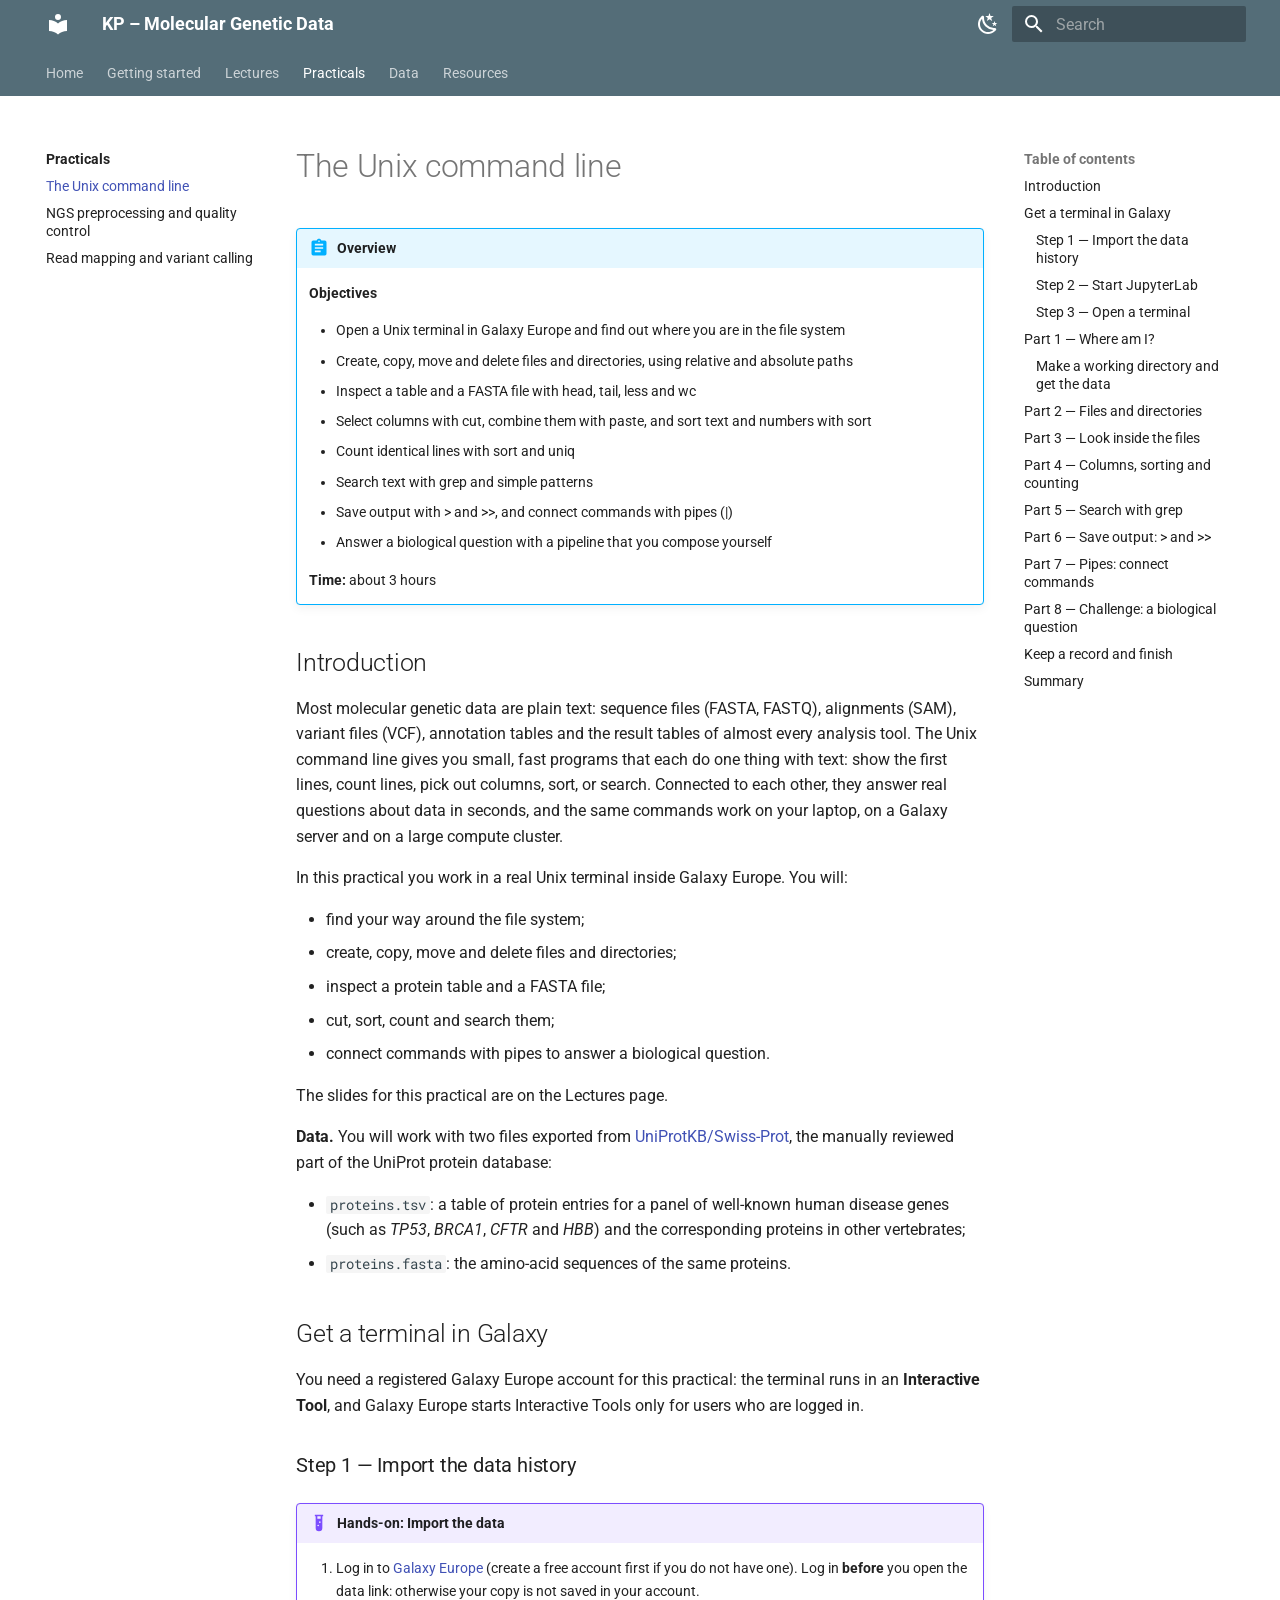
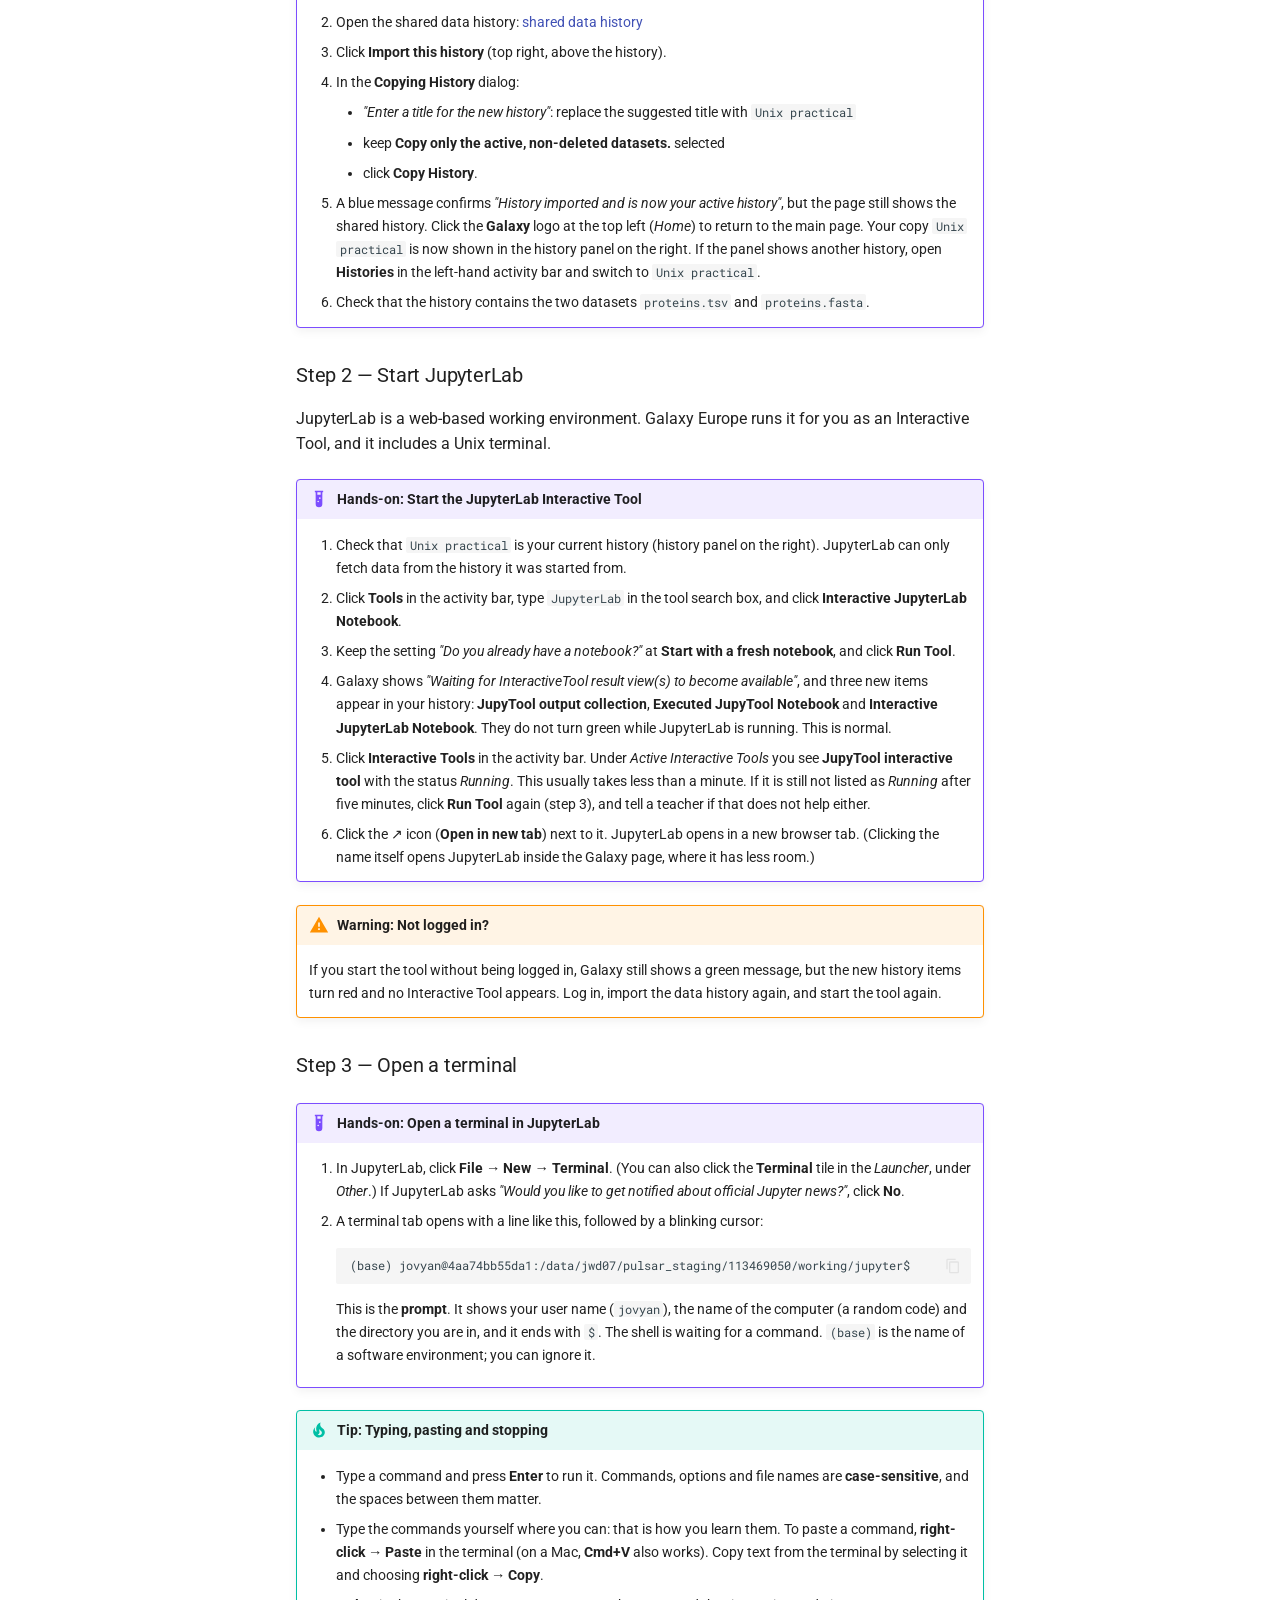
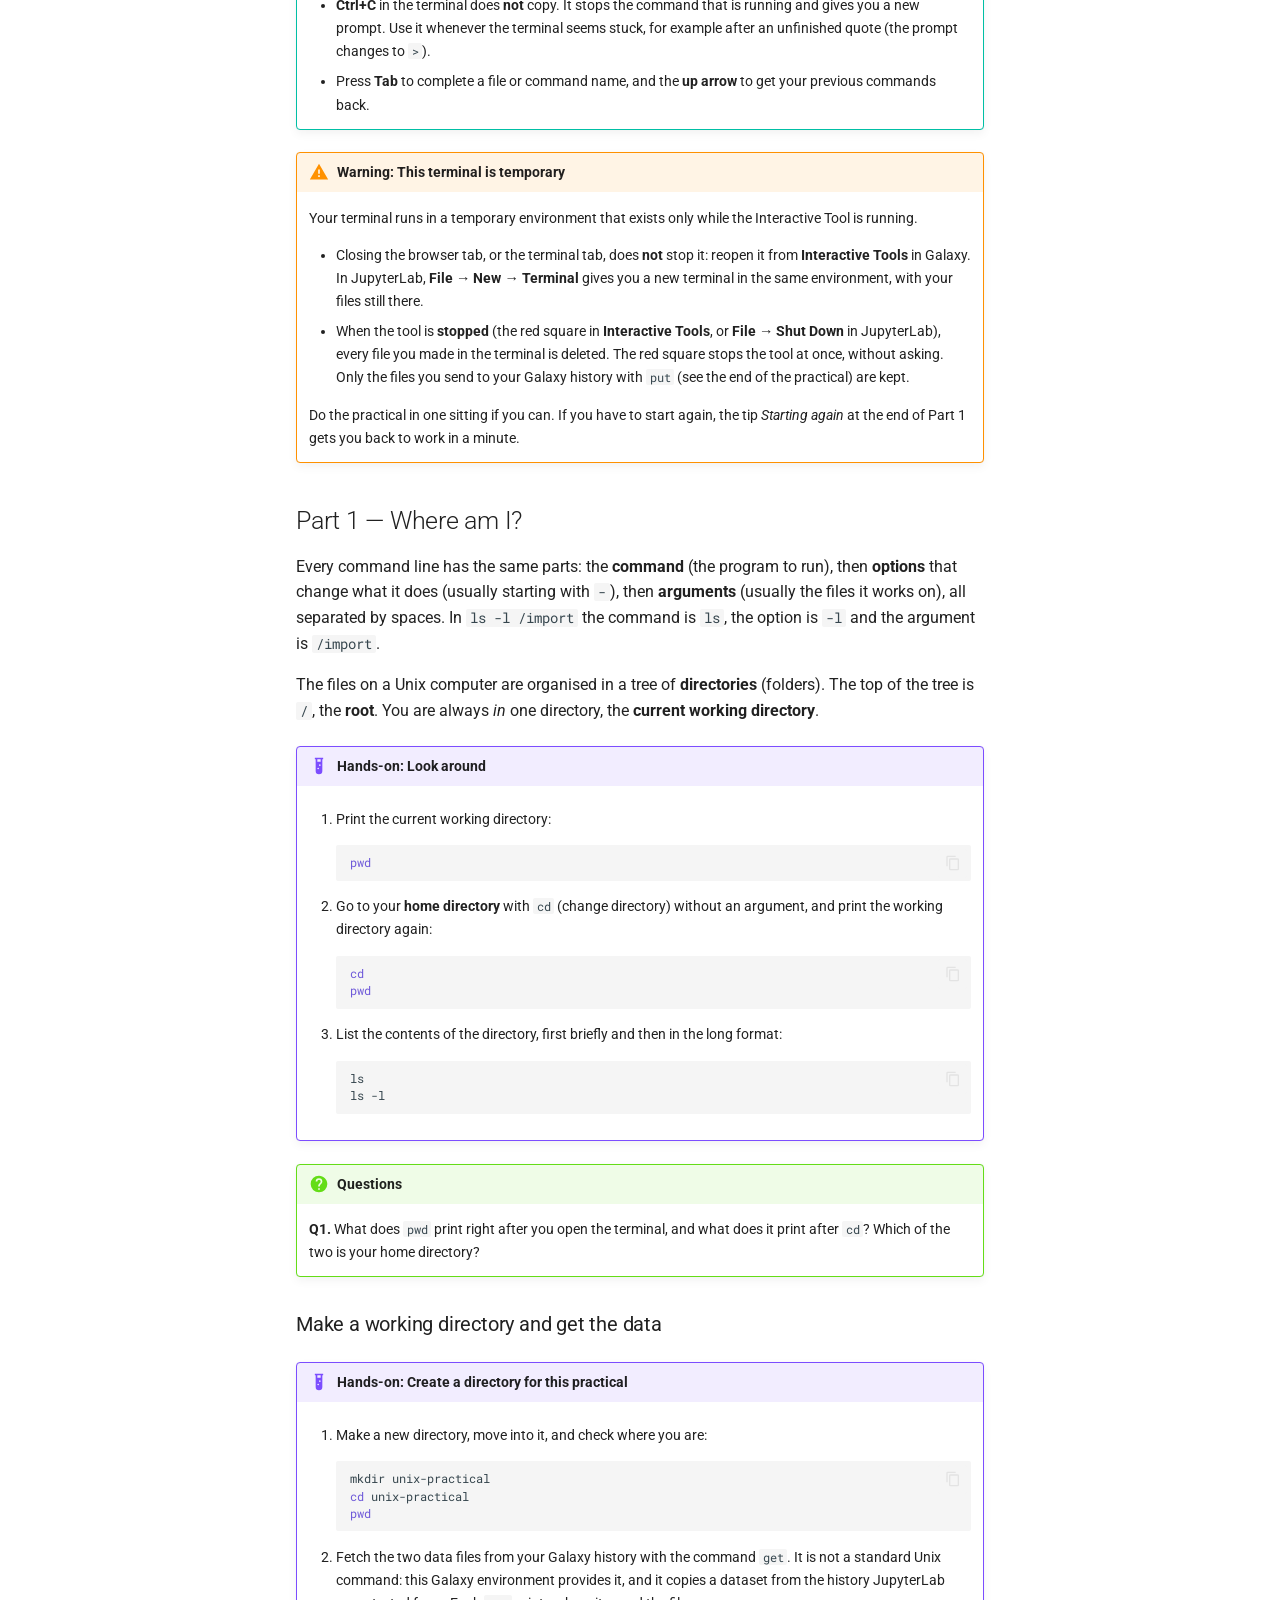
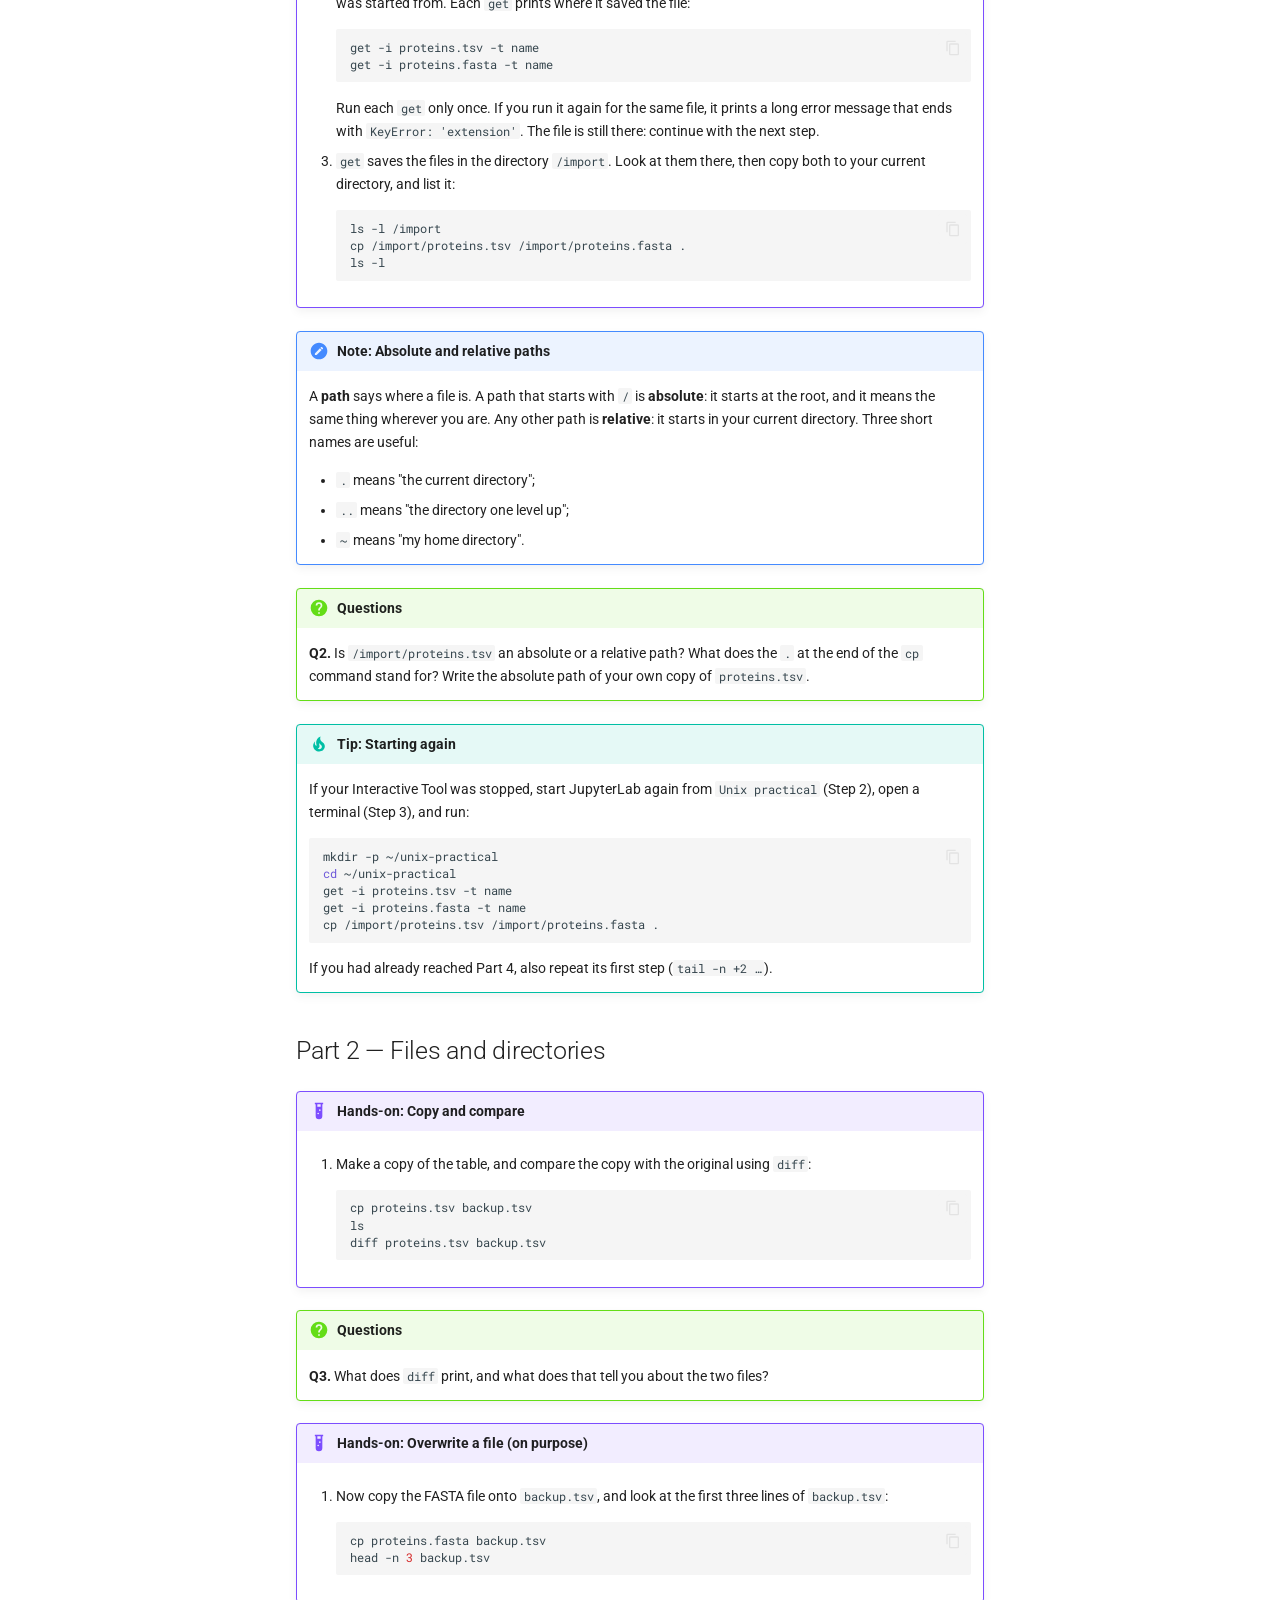
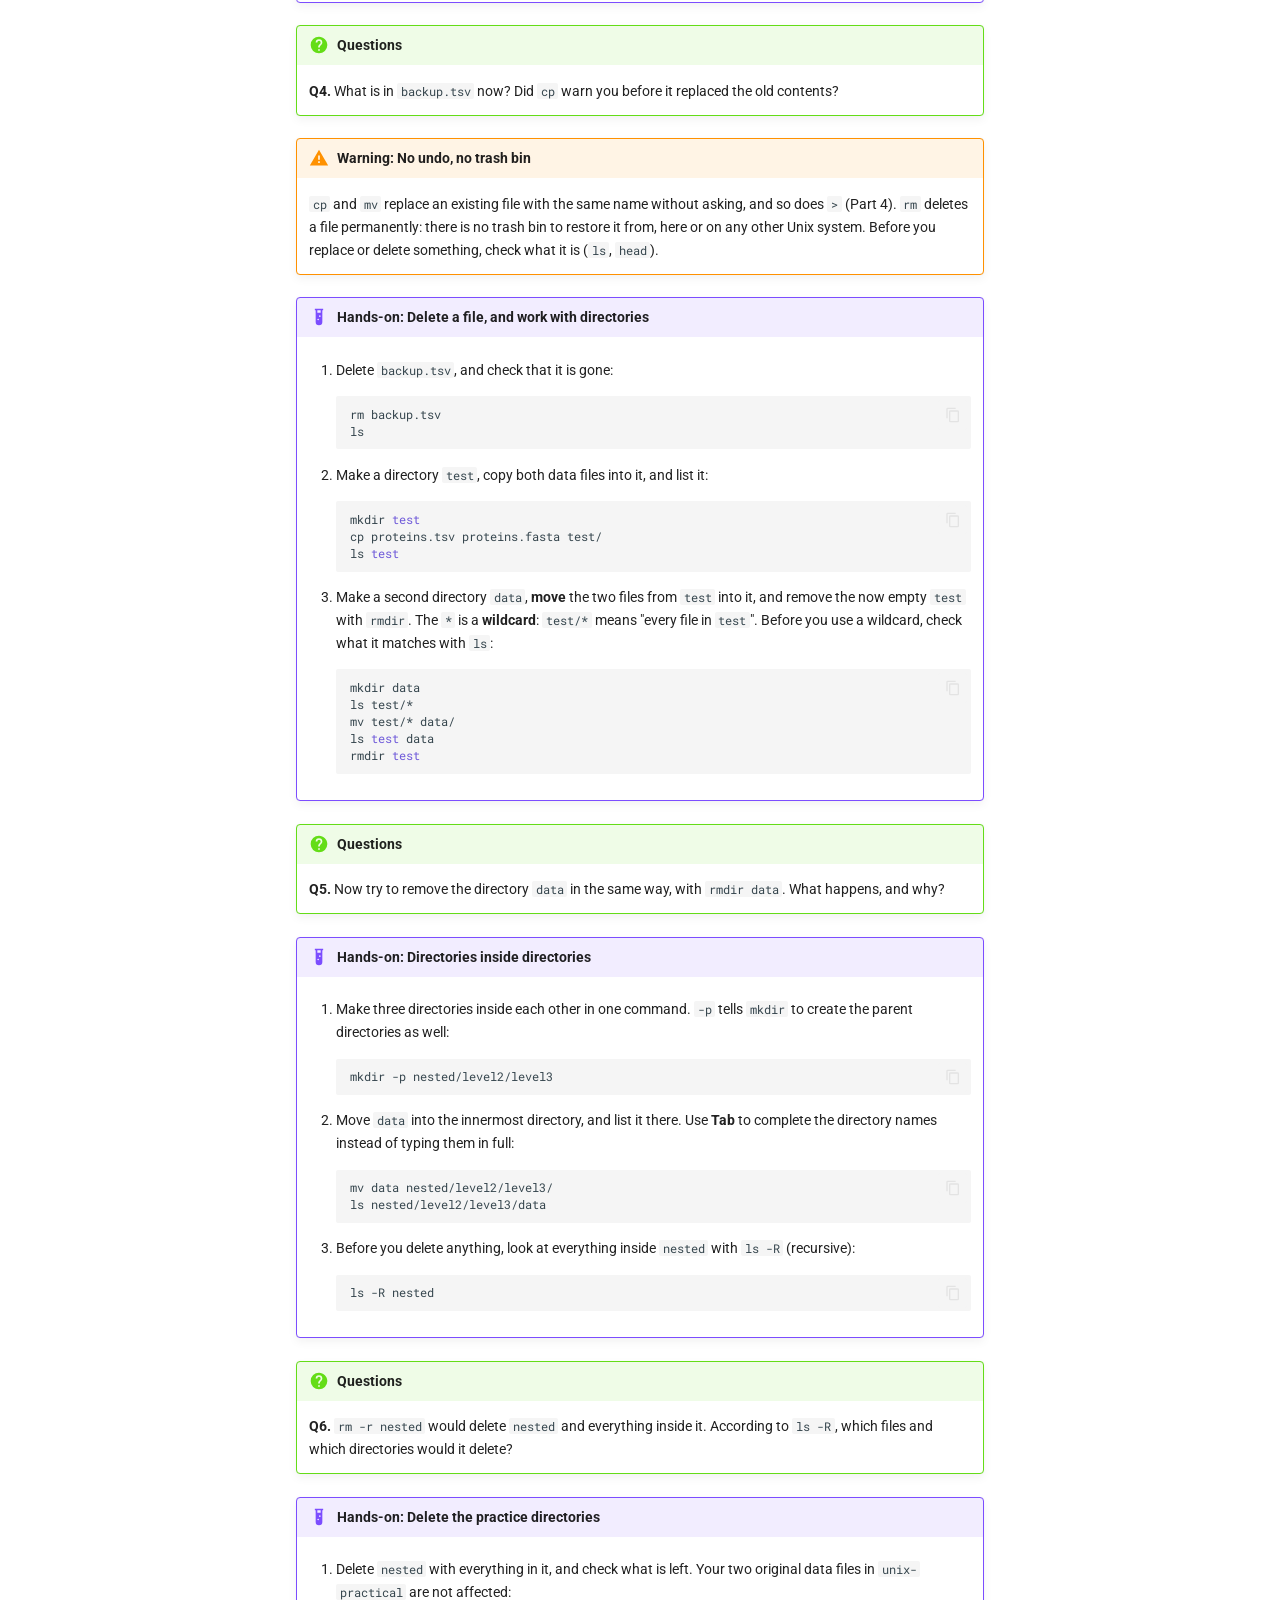
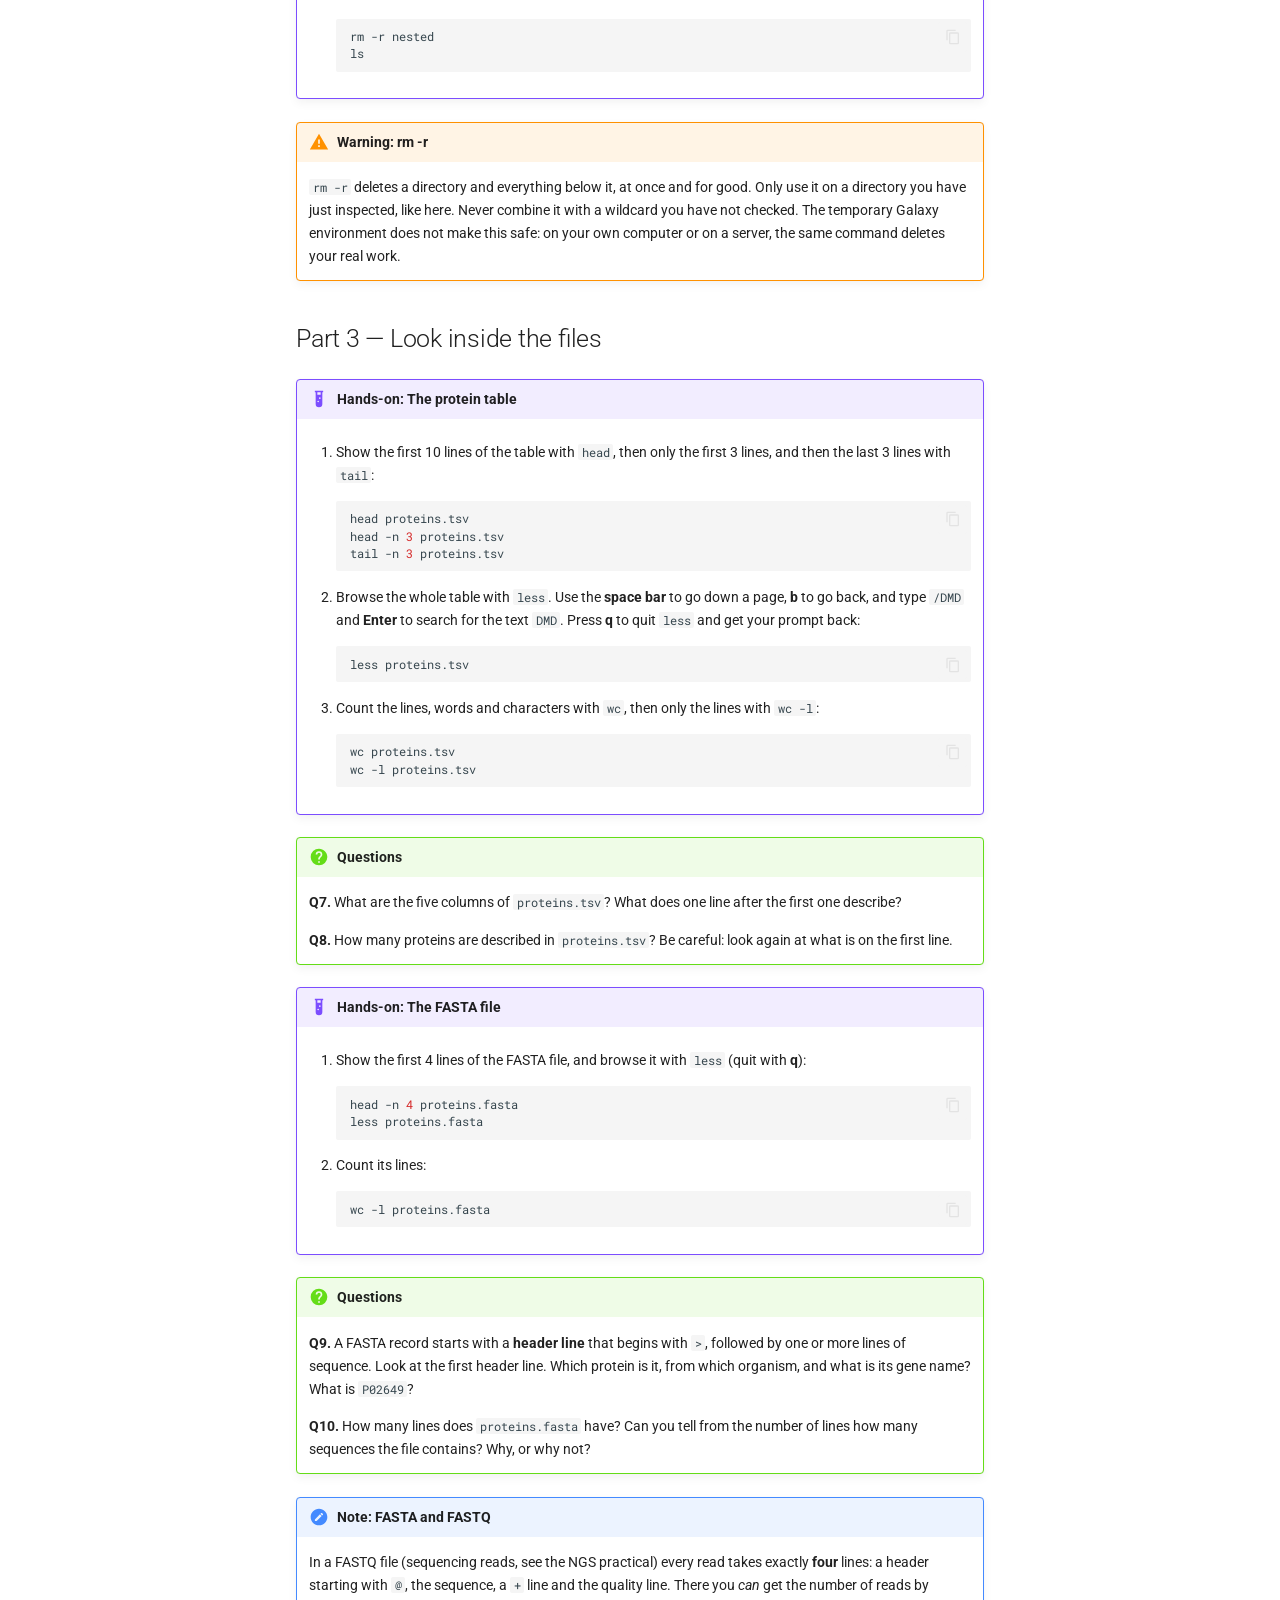
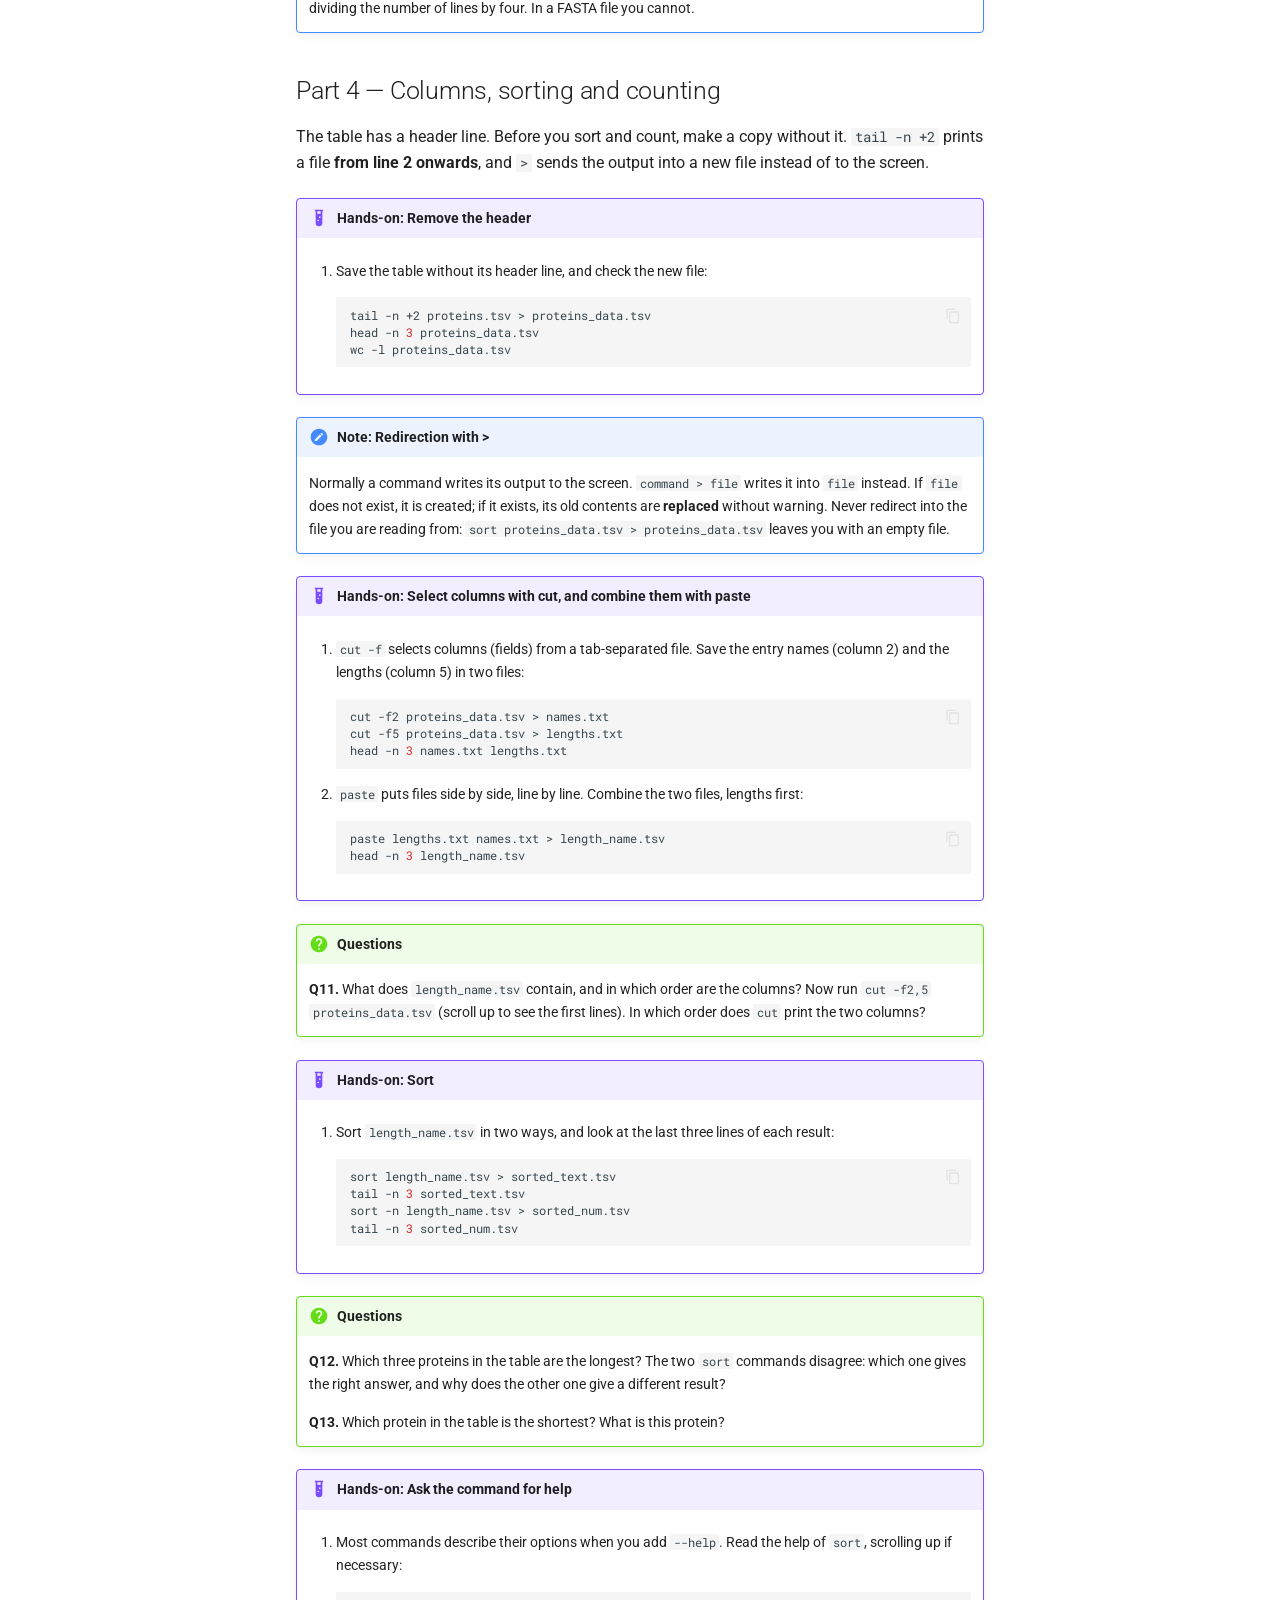
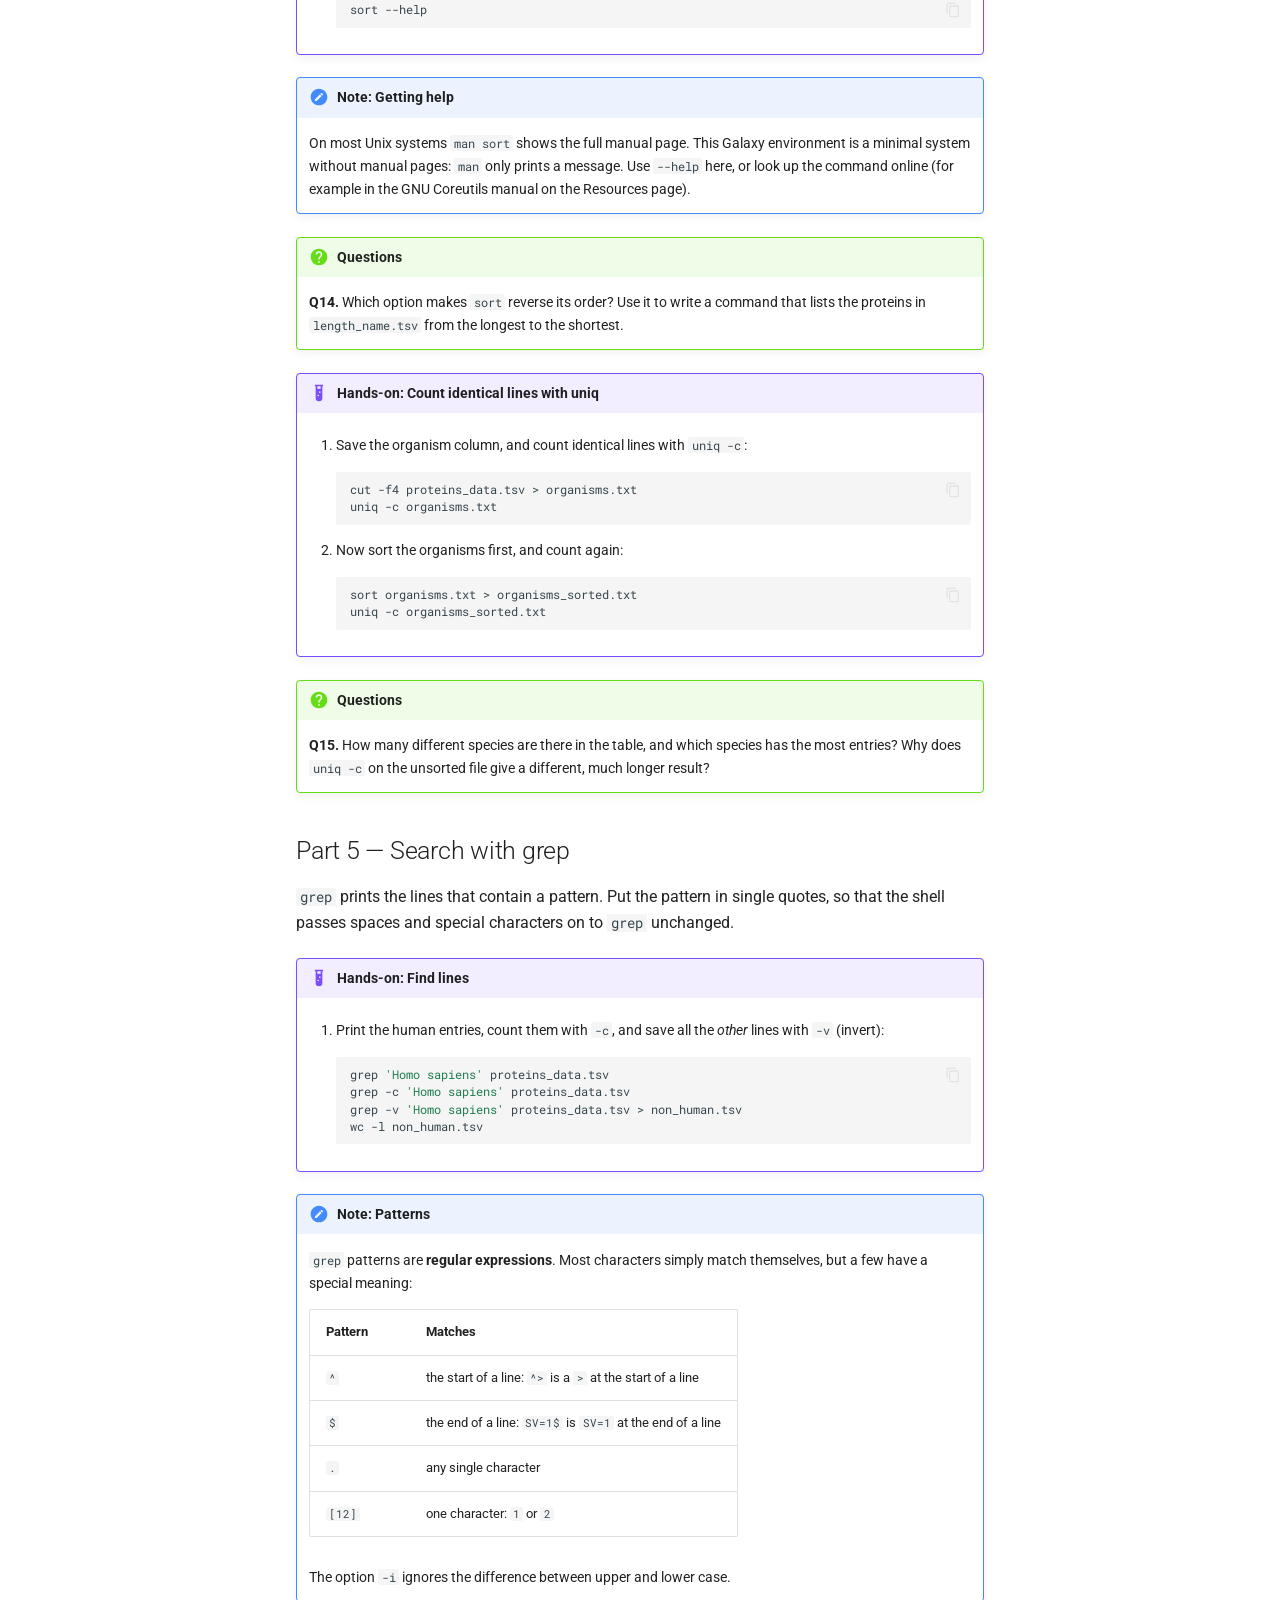
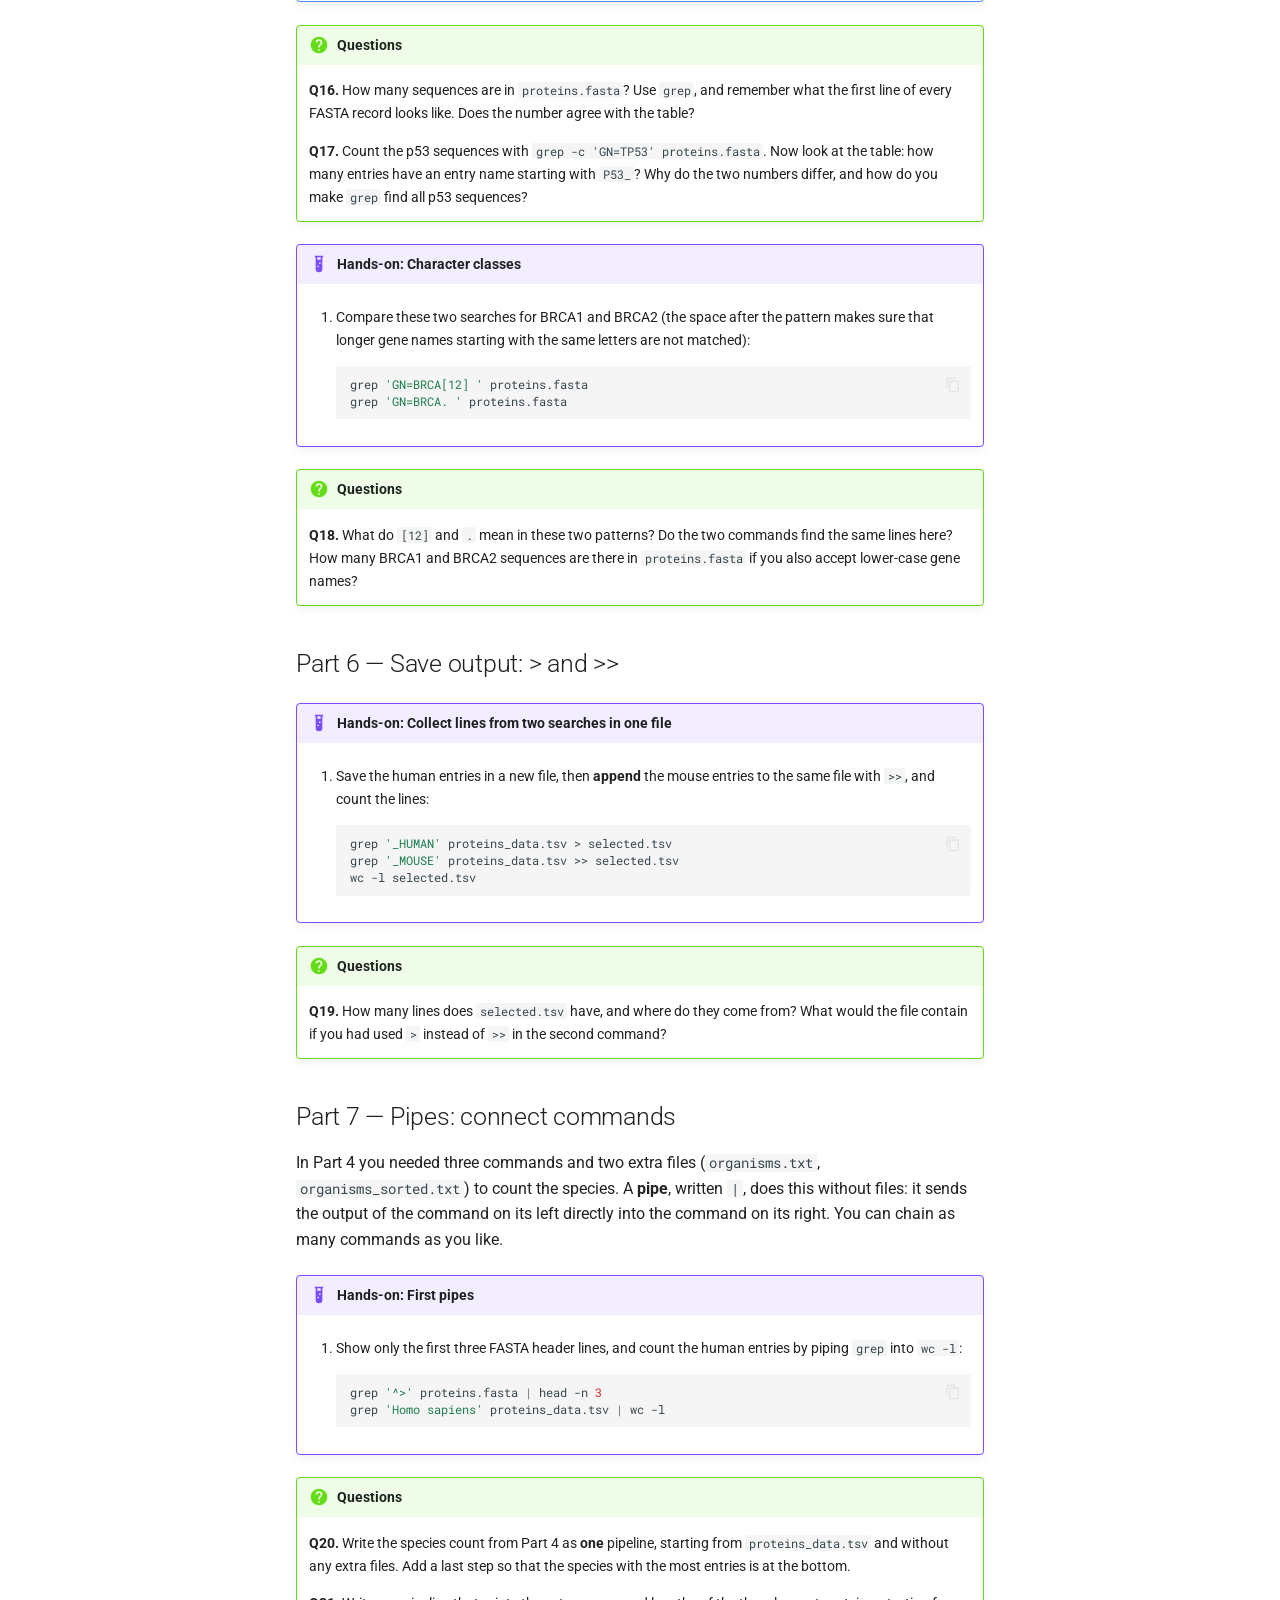
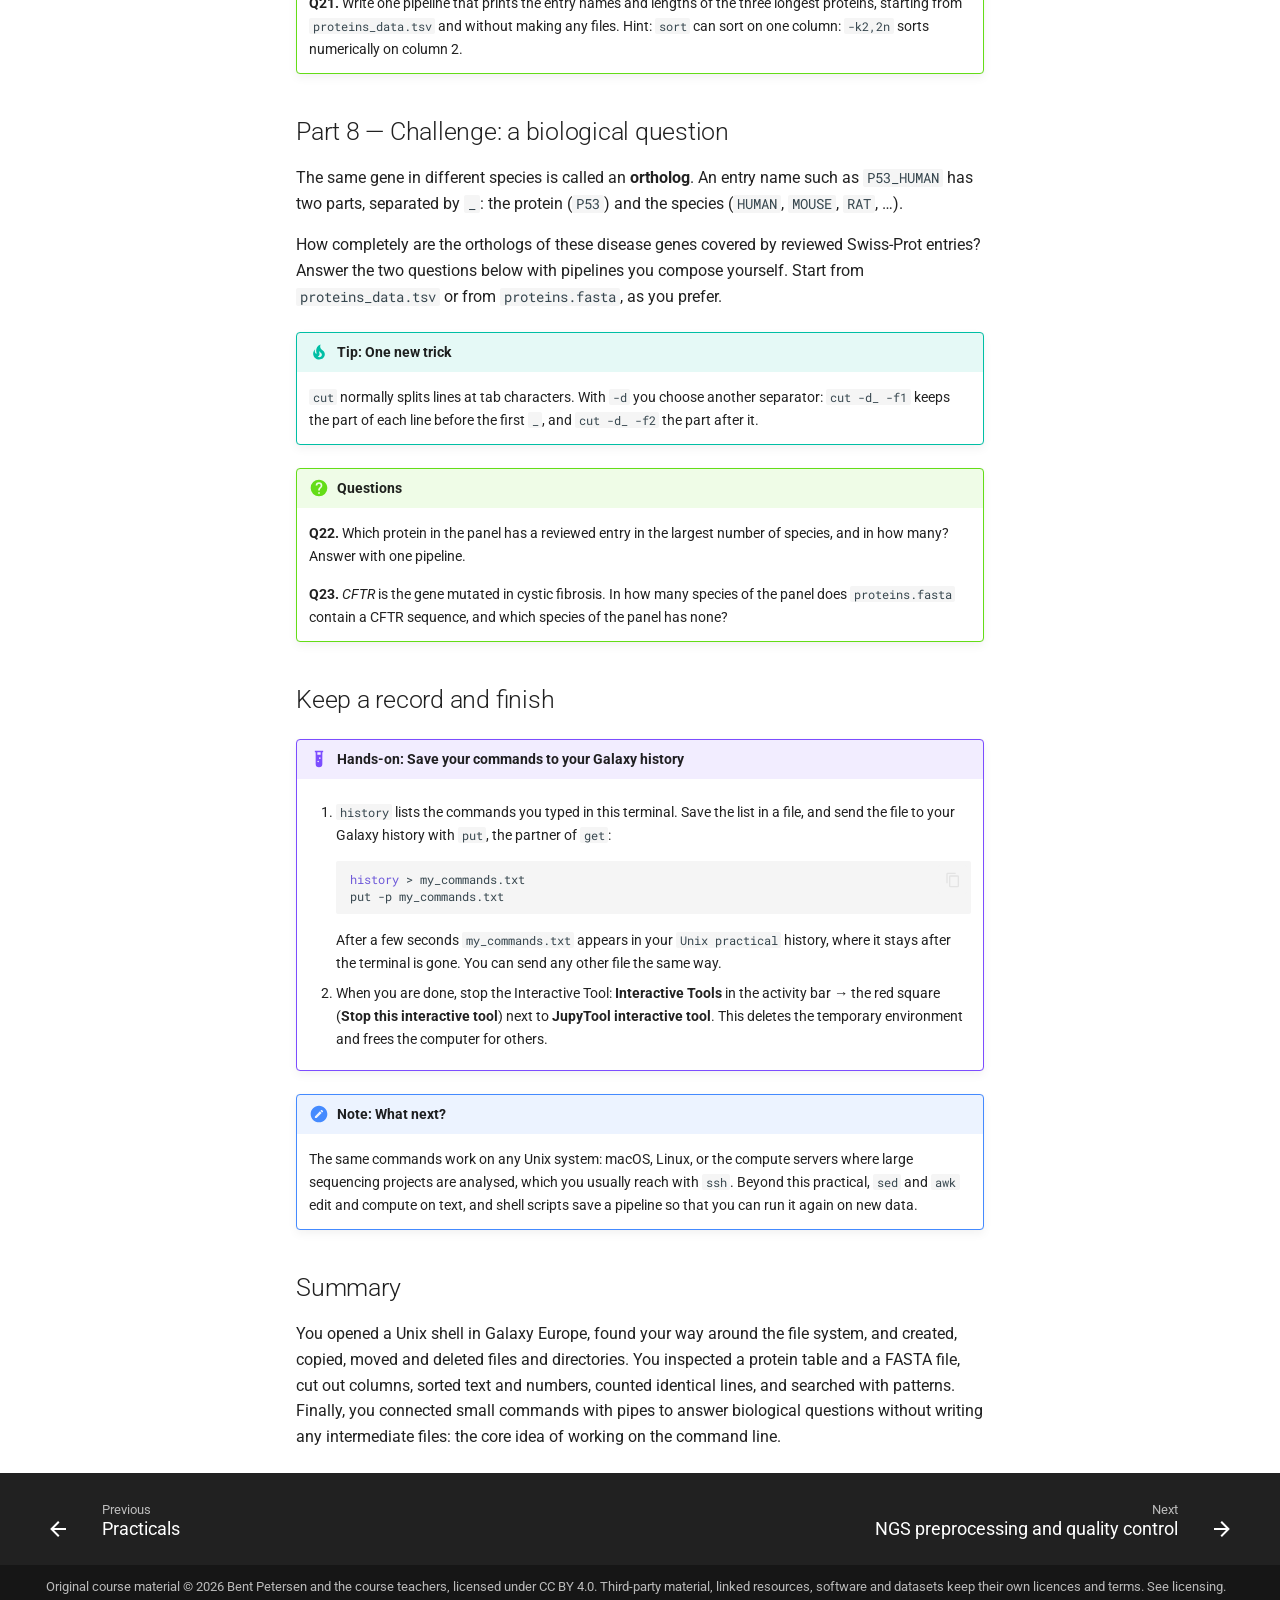
<file: exercises/unix-command-line/index.html>
<!doctype html>
<html lang="en" class="no-js">
  <head>
    
      <meta charset="utf-8">
      <meta name="viewport" content="width=device-width,initial-scale=1">
      
        <meta name="description" content="Lectures, hands-on exercises, data and Galaxy instructions for the KP – Molecular Genetic Data course.">
      
      
        <meta name="author" content="Bent Petersen">
      
      
        <link rel="canonical" href="https://bentpetersendk.github.io/KP-Molecular-Genetic-Data/exercises/unix-command-line/">
      
      
        <link rel="prev" href="../">
      
      
        <link rel="next" href="../ngs-preprocessing/">
      
      
        
      
      
      <link rel="icon" href="../../assets/images/favicon.png">
      <meta name="generator" content="mkdocs-1.6.1, mkdocs-material-9.7.7">
    
    
      
        <title>The Unix command line - KP – Molecular Genetic Data</title>
      
    
    
      <link rel="stylesheet" href="../../assets/stylesheets/main.ec1eaa64.min.css">
      
        
        <link rel="stylesheet" href="../../assets/stylesheets/palette.ab4e12ef.min.css">
      
      


    
    
      
    
    
      
        
        
        <link rel="preconnect" href="https://fonts.gstatic.com" crossorigin>
        <link rel="stylesheet" href="https://fonts.googleapis.com/css?family=Roboto:300,300i,400,400i,700,700i%7CRoboto+Mono:400,400i,700,700i&display=fallback">
        <style>:root{--md-text-font:"Roboto";--md-code-font:"Roboto Mono"}</style>
      
    
    
      <link rel="stylesheet" href="../../assets/extra.css">
    
    <script>__md_scope=new URL("../..",location),__md_hash=e=>[...e].reduce(((e,_)=>(e<<5)-e+_.charCodeAt(0)),0),__md_get=(e,_=localStorage,t=__md_scope)=>JSON.parse(_.getItem(t.pathname+"."+e)),__md_set=(e,_,t=localStorage,a=__md_scope)=>{try{t.setItem(a.pathname+"."+e,JSON.stringify(_))}catch(e){}}</script>
    
      

    
    
  </head>
  
  
    
    
      
    
    
    
    
    <body dir="ltr" data-md-color-scheme="default" data-md-color-primary="blue-grey" data-md-color-accent="indigo">
  
    
    <input class="md-toggle" data-md-toggle="drawer" type="checkbox" id="__drawer" autocomplete="off">
    <input class="md-toggle" data-md-toggle="search" type="checkbox" id="__search" autocomplete="off">
    <label class="md-overlay" for="__drawer"></label>
    <div data-md-component="skip">
      
        
        <a href="#the-unix-command-line" class="md-skip">
          Skip to content
        </a>
      
    </div>
    <div data-md-component="announce">
      
    </div>
    
    
      

<header class="md-header" data-md-component="header">
  <nav class="md-header__inner md-grid" aria-label="Header">
    <a href="../.." title="KP – Molecular Genetic Data" class="md-header__button md-logo" aria-label="KP – Molecular Genetic Data" data-md-component="logo">
      
  
  <svg xmlns="http://www.w3.org/2000/svg" viewBox="0 0 24 24"><path d="M12 8a3 3 0 0 0 3-3 3 3 0 0 0-3-3 3 3 0 0 0-3 3 3 3 0 0 0 3 3m0 3.54C9.64 9.35 6.5 8 3 8v11c3.5 0 6.64 1.35 9 3.54 2.36-2.19 5.5-3.54 9-3.54V8c-3.5 0-6.64 1.35-9 3.54"/></svg>

    </a>
    <label class="md-header__button md-icon" for="__drawer">
      
      <svg xmlns="http://www.w3.org/2000/svg" viewBox="0 0 24 24"><path d="M3 6h18v2H3zm0 5h18v2H3zm0 5h18v2H3z"/></svg>
    </label>
    <div class="md-header__title" data-md-component="header-title">
      <div class="md-header__ellipsis">
        <div class="md-header__topic">
          <span class="md-ellipsis">
            KP – Molecular Genetic Data
          </span>
        </div>
        <div class="md-header__topic" data-md-component="header-topic">
          <span class="md-ellipsis">
            
              The Unix command line
            
          </span>
        </div>
      </div>
    </div>
    
      
        <form class="md-header__option" data-md-component="palette">
  
    
    
    
    <input class="md-option" data-md-color-media="(prefers-color-scheme: light)" data-md-color-scheme="default" data-md-color-primary="blue-grey" data-md-color-accent="indigo"  aria-label="Switch to dark mode"  type="radio" name="__palette" id="__palette_0">
    
      <label class="md-header__button md-icon" title="Switch to dark mode" for="__palette_1" hidden>
        <svg xmlns="http://www.w3.org/2000/svg" viewBox="0 0 24 24"><path d="m17.75 4.09-2.53 1.94.91 3.06-2.63-1.81-2.63 1.81.91-3.06-2.53-1.94L12.44 4l1.06-3 1.06 3zm3.5 6.91-1.64 1.25.59 1.98-1.7-1.17-1.7 1.17.59-1.98L15.75 11l2.06-.05L18.5 9l.69 1.95zm-2.28 4.95c.83-.08 1.72 1.1 1.19 1.85-.32.45-.66.87-1.08 1.27C15.17 23 8.84 23 4.94 19.07c-3.91-3.9-3.91-10.24 0-14.14.4-.4.82-.76 1.27-1.08.75-.53 1.93.36 1.85 1.19-.27 2.86.69 5.83 2.89 8.02a9.96 9.96 0 0 0 8.02 2.89m-1.64 2.02a12.08 12.08 0 0 1-7.8-3.47c-2.17-2.19-3.33-5-3.49-7.82-2.81 3.14-2.7 7.96.31 10.98 3.02 3.01 7.84 3.12 10.98.31"/></svg>
      </label>
    
  
    
    
    
    <input class="md-option" data-md-color-media="(prefers-color-scheme: dark)" data-md-color-scheme="slate" data-md-color-primary="blue-grey" data-md-color-accent="indigo"  aria-label="Switch to light mode"  type="radio" name="__palette" id="__palette_1">
    
      <label class="md-header__button md-icon" title="Switch to light mode" for="__palette_0" hidden>
        <svg xmlns="http://www.w3.org/2000/svg" viewBox="0 0 24 24"><path d="M12 7a5 5 0 0 1 5 5 5 5 0 0 1-5 5 5 5 0 0 1-5-5 5 5 0 0 1 5-5m0 2a3 3 0 0 0-3 3 3 3 0 0 0 3 3 3 3 0 0 0 3-3 3 3 0 0 0-3-3m0-7 2.39 3.42C13.65 5.15 12.84 5 12 5s-1.65.15-2.39.42zM3.34 7l4.16-.35A7.2 7.2 0 0 0 5.94 8.5c-.44.74-.69 1.5-.83 2.29zm.02 10 1.76-3.77a7.131 7.131 0 0 0 2.38 4.14zM20.65 7l-1.77 3.79a7.02 7.02 0 0 0-2.38-4.15zm-.01 10-4.14.36c.59-.51 1.12-1.14 1.54-1.86.42-.73.69-1.5.83-2.29zM12 22l-2.41-3.44c.74.27 1.55.44 2.41.44.82 0 1.63-.17 2.37-.44z"/></svg>
      </label>
    
  
</form>
      
    
    
      <script>var palette=__md_get("__palette");if(palette&&palette.color){if("(prefers-color-scheme)"===palette.color.media){var media=matchMedia("(prefers-color-scheme: light)"),input=document.querySelector(media.matches?"[data-md-color-media='(prefers-color-scheme: light)']":"[data-md-color-media='(prefers-color-scheme: dark)']");palette.color.media=input.getAttribute("data-md-color-media"),palette.color.scheme=input.getAttribute("data-md-color-scheme"),palette.color.primary=input.getAttribute("data-md-color-primary"),palette.color.accent=input.getAttribute("data-md-color-accent")}for(var[key,value]of Object.entries(palette.color))document.body.setAttribute("data-md-color-"+key,value)}</script>
    
    
    
      
      
        <label class="md-header__button md-icon" for="__search">
          
          <svg xmlns="http://www.w3.org/2000/svg" viewBox="0 0 24 24"><path d="M9.5 3A6.5 6.5 0 0 1 16 9.5c0 1.61-.59 3.09-1.56 4.23l.27.27h.79l5 5-1.5 1.5-5-5v-.79l-.27-.27A6.52 6.52 0 0 1 9.5 16 6.5 6.5 0 0 1 3 9.5 6.5 6.5 0 0 1 9.5 3m0 2C7 5 5 7 5 9.5S7 14 9.5 14 14 12 14 9.5 12 5 9.5 5"/></svg>
        </label>
        <div class="md-search" data-md-component="search" role="dialog">
  <label class="md-search__overlay" for="__search"></label>
  <div class="md-search__inner" role="search">
    <form class="md-search__form" name="search">
      <input type="text" class="md-search__input" name="query" aria-label="Search" placeholder="Search" autocapitalize="off" autocorrect="off" autocomplete="off" spellcheck="false" data-md-component="search-query" required>
      <label class="md-search__icon md-icon" for="__search">
        
        <svg xmlns="http://www.w3.org/2000/svg" viewBox="0 0 24 24"><path d="M9.5 3A6.5 6.5 0 0 1 16 9.5c0 1.61-.59 3.09-1.56 4.23l.27.27h.79l5 5-1.5 1.5-5-5v-.79l-.27-.27A6.52 6.52 0 0 1 9.5 16 6.5 6.5 0 0 1 3 9.5 6.5 6.5 0 0 1 9.5 3m0 2C7 5 5 7 5 9.5S7 14 9.5 14 14 12 14 9.5 12 5 9.5 5"/></svg>
        
        <svg xmlns="http://www.w3.org/2000/svg" viewBox="0 0 24 24"><path d="M20 11v2H8l5.5 5.5-1.42 1.42L4.16 12l7.92-7.92L13.5 5.5 8 11z"/></svg>
      </label>
      <nav class="md-search__options" aria-label="Search">
        
        <button type="reset" class="md-search__icon md-icon" title="Clear" aria-label="Clear" tabindex="-1">
          
          <svg xmlns="http://www.w3.org/2000/svg" viewBox="0 0 24 24"><path d="M19 6.41 17.59 5 12 10.59 6.41 5 5 6.41 10.59 12 5 17.59 6.41 19 12 13.41 17.59 19 19 17.59 13.41 12z"/></svg>
        </button>
      </nav>
      
    </form>
    <div class="md-search__output">
      <div class="md-search__scrollwrap" tabindex="0" data-md-scrollfix>
        <div class="md-search-result" data-md-component="search-result">
          <div class="md-search-result__meta">
            Initializing search
          </div>
          <ol class="md-search-result__list" role="presentation"></ol>
        </div>
      </div>
    </div>
  </div>
</div>
      
    
    
  </nav>
  
</header>
    
    <div class="md-container" data-md-component="container">
      
      
        
          
            
<nav class="md-tabs" aria-label="Tabs" data-md-component="tabs">
  <div class="md-grid">
    <ul class="md-tabs__list">
      
        
  
  
  
  
    <li class="md-tabs__item">
      <a href="../.." class="md-tabs__link">
        
  
  
    
  
  Home

      </a>
    </li>
  

      
        
  
  
  
  
    <li class="md-tabs__item">
      <a href="../../galaxy/" class="md-tabs__link">
        
  
  
    
  
  Getting started

      </a>
    </li>
  

      
        
  
  
  
  
    <li class="md-tabs__item">
      <a href="../../lectures/" class="md-tabs__link">
        
  
  
    
  
  Lectures

      </a>
    </li>
  

      
        
  
  
  
    
  
  
    
    
      <li class="md-tabs__item md-tabs__item--active">
        <a href="../" class="md-tabs__link">
          
  
  
    
  
  Practicals

        </a>
      </li>
    
  

      
        
  
  
  
  
    <li class="md-tabs__item">
      <a href="../../data/" class="md-tabs__link">
        
  
  
    
  
  Data

      </a>
    </li>
  

      
        
  
  
  
  
    <li class="md-tabs__item">
      <a href="../../resources/" class="md-tabs__link">
        
  
  
    
  
  Resources

      </a>
    </li>
  

      
    </ul>
  </div>
</nav>
          
        
      
      <main class="md-main" data-md-component="main">
        <div class="md-main__inner md-grid">
          
            
              
              <div class="md-sidebar md-sidebar--primary" data-md-component="sidebar" data-md-type="navigation" >
                <div class="md-sidebar__scrollwrap">
                  <div class="md-sidebar__inner">
                    


  


<nav class="md-nav md-nav--primary md-nav--lifted" aria-label="Navigation" data-md-level="0">
  <label class="md-nav__title" for="__drawer">
    <a href="../.." title="KP – Molecular Genetic Data" class="md-nav__button md-logo" aria-label="KP – Molecular Genetic Data" data-md-component="logo">
      
  
  <svg xmlns="http://www.w3.org/2000/svg" viewBox="0 0 24 24"><path d="M12 8a3 3 0 0 0 3-3 3 3 0 0 0-3-3 3 3 0 0 0-3 3 3 3 0 0 0 3 3m0 3.54C9.64 9.35 6.5 8 3 8v11c3.5 0 6.64 1.35 9 3.54 2.36-2.19 5.5-3.54 9-3.54V8c-3.5 0-6.64 1.35-9 3.54"/></svg>

    </a>
    KP – Molecular Genetic Data
  </label>
  
  <ul class="md-nav__list" data-md-scrollfix>
    
      
      
  
  
  
  
    <li class="md-nav__item">
      <a href="../.." class="md-nav__link">
        
  
  
  <span class="md-ellipsis">
    
  
    Home
  

    
  </span>
  
  

      </a>
    </li>
  

    
      
      
  
  
  
  
    <li class="md-nav__item">
      <a href="../../galaxy/" class="md-nav__link">
        
  
  
  <span class="md-ellipsis">
    
  
    Getting started
  

    
  </span>
  
  

      </a>
    </li>
  

    
      
      
  
  
  
  
    <li class="md-nav__item">
      <a href="../../lectures/" class="md-nav__link">
        
  
  
  <span class="md-ellipsis">
    
  
    Lectures
  

    
  </span>
  
  

      </a>
    </li>
  

    
      
      
  
  
    
  
  
  
    
    
      
        
          
        
      
        
      
        
      
        
      
    
    
    
      
        
        
      
      
        
      
    
    
    <li class="md-nav__item md-nav__item--active md-nav__item--section md-nav__item--nested">
      
        
        
        <input class="md-nav__toggle md-toggle " type="checkbox" id="__nav_4" checked>
        
          
          <div class="md-nav__link md-nav__container">
            <a href="../" class="md-nav__link ">
              
  
  
  <span class="md-ellipsis">
    
  
    Practicals
  

    
  </span>
  
  

            </a>
            
              
              <label class="md-nav__link " for="__nav_4" id="__nav_4_label" tabindex="">
                <span class="md-nav__icon md-icon"></span>
              </label>
            
          </div>
        
        <nav class="md-nav" data-md-level="1" aria-labelledby="__nav_4_label" aria-expanded="true">
          <label class="md-nav__title" for="__nav_4">
            <span class="md-nav__icon md-icon"></span>
            
  
    Practicals
  

          </label>
          <ul class="md-nav__list" data-md-scrollfix>
            
              
            
              
                
  
  
    
  
  
  
    <li class="md-nav__item md-nav__item--active">
      
      <input class="md-nav__toggle md-toggle" type="checkbox" id="__toc">
      
      
        
      
      
        <label class="md-nav__link md-nav__link--active" for="__toc">
          
  
  
  <span class="md-ellipsis">
    
  
    The Unix command line
  

    
  </span>
  
  

          <span class="md-nav__icon md-icon"></span>
        </label>
      
      <a href="./" class="md-nav__link md-nav__link--active">
        
  
  
  <span class="md-ellipsis">
    
  
    The Unix command line
  

    
  </span>
  
  

      </a>
      
        

<nav class="md-nav md-nav--secondary" aria-label="Table of contents">
  
  
  
    
  
  
    <label class="md-nav__title" for="__toc">
      <span class="md-nav__icon md-icon"></span>
      Table of contents
    </label>
    <ul class="md-nav__list" data-md-component="toc" data-md-scrollfix>
      
        <li class="md-nav__item">
  <a href="#introduction" class="md-nav__link">
    <span class="md-ellipsis">
      
        Introduction
      
    </span>
  </a>
  
</li>
      
        <li class="md-nav__item">
  <a href="#get-a-terminal-in-galaxy" class="md-nav__link">
    <span class="md-ellipsis">
      
        Get a terminal in Galaxy
      
    </span>
  </a>
  
    <nav class="md-nav" aria-label="Get a terminal in Galaxy">
      <ul class="md-nav__list">
        
          <li class="md-nav__item">
  <a href="#step-1-import-the-data-history" class="md-nav__link">
    <span class="md-ellipsis">
      
        Step 1 — Import the data history
      
    </span>
  </a>
  
</li>
        
          <li class="md-nav__item">
  <a href="#step-2-start-jupyterlab" class="md-nav__link">
    <span class="md-ellipsis">
      
        Step 2 — Start JupyterLab
      
    </span>
  </a>
  
</li>
        
          <li class="md-nav__item">
  <a href="#step-3-open-a-terminal" class="md-nav__link">
    <span class="md-ellipsis">
      
        Step 3 — Open a terminal
      
    </span>
  </a>
  
</li>
        
      </ul>
    </nav>
  
</li>
      
        <li class="md-nav__item">
  <a href="#part-1-where-am-i" class="md-nav__link">
    <span class="md-ellipsis">
      
        Part 1 — Where am I?
      
    </span>
  </a>
  
    <nav class="md-nav" aria-label="Part 1 — Where am I?">
      <ul class="md-nav__list">
        
          <li class="md-nav__item">
  <a href="#make-a-working-directory-and-get-the-data" class="md-nav__link">
    <span class="md-ellipsis">
      
        Make a working directory and get the data
      
    </span>
  </a>
  
</li>
        
      </ul>
    </nav>
  
</li>
      
        <li class="md-nav__item">
  <a href="#part-2-files-and-directories" class="md-nav__link">
    <span class="md-ellipsis">
      
        Part 2 — Files and directories
      
    </span>
  </a>
  
</li>
      
        <li class="md-nav__item">
  <a href="#part-3-look-inside-the-files" class="md-nav__link">
    <span class="md-ellipsis">
      
        Part 3 — Look inside the files
      
    </span>
  </a>
  
</li>
      
        <li class="md-nav__item">
  <a href="#part-4-columns-sorting-and-counting" class="md-nav__link">
    <span class="md-ellipsis">
      
        Part 4 — Columns, sorting and counting
      
    </span>
  </a>
  
</li>
      
        <li class="md-nav__item">
  <a href="#part-5-search-with-grep" class="md-nav__link">
    <span class="md-ellipsis">
      
        Part 5 — Search with grep
      
    </span>
  </a>
  
</li>
      
        <li class="md-nav__item">
  <a href="#part-6-save-output-and" class="md-nav__link">
    <span class="md-ellipsis">
      
        Part 6 — Save output: &gt; and &gt;&gt;
      
    </span>
  </a>
  
</li>
      
        <li class="md-nav__item">
  <a href="#part-7-pipes-connect-commands" class="md-nav__link">
    <span class="md-ellipsis">
      
        Part 7 — Pipes: connect commands
      
    </span>
  </a>
  
</li>
      
        <li class="md-nav__item">
  <a href="#part-8-challenge-a-biological-question" class="md-nav__link">
    <span class="md-ellipsis">
      
        Part 8 — Challenge: a biological question
      
    </span>
  </a>
  
</li>
      
        <li class="md-nav__item">
  <a href="#keep-a-record-and-finish" class="md-nav__link">
    <span class="md-ellipsis">
      
        Keep a record and finish
      
    </span>
  </a>
  
</li>
      
        <li class="md-nav__item">
  <a href="#summary" class="md-nav__link">
    <span class="md-ellipsis">
      
        Summary
      
    </span>
  </a>
  
</li>
      
    </ul>
  
</nav>
      
    </li>
  

              
            
              
                
  
  
  
  
    <li class="md-nav__item">
      <a href="../ngs-preprocessing/" class="md-nav__link">
        
  
  
  <span class="md-ellipsis">
    
  
    NGS preprocessing and quality control
  

    
  </span>
  
  

      </a>
    </li>
  

              
            
              
                
  
  
  
  
    <li class="md-nav__item">
      <a href="../read-mapping-variant-calling/" class="md-nav__link">
        
  
  
  <span class="md-ellipsis">
    
  
    Read mapping and variant calling
  

    
  </span>
  
  

      </a>
    </li>
  

              
            
          </ul>
        </nav>
      
    </li>
  

    
      
      
  
  
  
  
    <li class="md-nav__item">
      <a href="../../data/" class="md-nav__link">
        
  
  
  <span class="md-ellipsis">
    
  
    Data
  

    
  </span>
  
  

      </a>
    </li>
  

    
      
      
  
  
  
  
    <li class="md-nav__item">
      <a href="../../resources/" class="md-nav__link">
        
  
  
  <span class="md-ellipsis">
    
  
    Resources
  

    
  </span>
  
  

      </a>
    </li>
  

    
  </ul>
</nav>
                  </div>
                </div>
              </div>
            
            
              
              <div class="md-sidebar md-sidebar--secondary" data-md-component="sidebar" data-md-type="toc" >
                <div class="md-sidebar__scrollwrap">
                  <div class="md-sidebar__inner">
                    

<nav class="md-nav md-nav--secondary" aria-label="Table of contents">
  
  
  
    
  
  
    <label class="md-nav__title" for="__toc">
      <span class="md-nav__icon md-icon"></span>
      Table of contents
    </label>
    <ul class="md-nav__list" data-md-component="toc" data-md-scrollfix>
      
        <li class="md-nav__item">
  <a href="#introduction" class="md-nav__link">
    <span class="md-ellipsis">
      
        Introduction
      
    </span>
  </a>
  
</li>
      
        <li class="md-nav__item">
  <a href="#get-a-terminal-in-galaxy" class="md-nav__link">
    <span class="md-ellipsis">
      
        Get a terminal in Galaxy
      
    </span>
  </a>
  
    <nav class="md-nav" aria-label="Get a terminal in Galaxy">
      <ul class="md-nav__list">
        
          <li class="md-nav__item">
  <a href="#step-1-import-the-data-history" class="md-nav__link">
    <span class="md-ellipsis">
      
        Step 1 — Import the data history
      
    </span>
  </a>
  
</li>
        
          <li class="md-nav__item">
  <a href="#step-2-start-jupyterlab" class="md-nav__link">
    <span class="md-ellipsis">
      
        Step 2 — Start JupyterLab
      
    </span>
  </a>
  
</li>
        
          <li class="md-nav__item">
  <a href="#step-3-open-a-terminal" class="md-nav__link">
    <span class="md-ellipsis">
      
        Step 3 — Open a terminal
      
    </span>
  </a>
  
</li>
        
      </ul>
    </nav>
  
</li>
      
        <li class="md-nav__item">
  <a href="#part-1-where-am-i" class="md-nav__link">
    <span class="md-ellipsis">
      
        Part 1 — Where am I?
      
    </span>
  </a>
  
    <nav class="md-nav" aria-label="Part 1 — Where am I?">
      <ul class="md-nav__list">
        
          <li class="md-nav__item">
  <a href="#make-a-working-directory-and-get-the-data" class="md-nav__link">
    <span class="md-ellipsis">
      
        Make a working directory and get the data
      
    </span>
  </a>
  
</li>
        
      </ul>
    </nav>
  
</li>
      
        <li class="md-nav__item">
  <a href="#part-2-files-and-directories" class="md-nav__link">
    <span class="md-ellipsis">
      
        Part 2 — Files and directories
      
    </span>
  </a>
  
</li>
      
        <li class="md-nav__item">
  <a href="#part-3-look-inside-the-files" class="md-nav__link">
    <span class="md-ellipsis">
      
        Part 3 — Look inside the files
      
    </span>
  </a>
  
</li>
      
        <li class="md-nav__item">
  <a href="#part-4-columns-sorting-and-counting" class="md-nav__link">
    <span class="md-ellipsis">
      
        Part 4 — Columns, sorting and counting
      
    </span>
  </a>
  
</li>
      
        <li class="md-nav__item">
  <a href="#part-5-search-with-grep" class="md-nav__link">
    <span class="md-ellipsis">
      
        Part 5 — Search with grep
      
    </span>
  </a>
  
</li>
      
        <li class="md-nav__item">
  <a href="#part-6-save-output-and" class="md-nav__link">
    <span class="md-ellipsis">
      
        Part 6 — Save output: &gt; and &gt;&gt;
      
    </span>
  </a>
  
</li>
      
        <li class="md-nav__item">
  <a href="#part-7-pipes-connect-commands" class="md-nav__link">
    <span class="md-ellipsis">
      
        Part 7 — Pipes: connect commands
      
    </span>
  </a>
  
</li>
      
        <li class="md-nav__item">
  <a href="#part-8-challenge-a-biological-question" class="md-nav__link">
    <span class="md-ellipsis">
      
        Part 8 — Challenge: a biological question
      
    </span>
  </a>
  
</li>
      
        <li class="md-nav__item">
  <a href="#keep-a-record-and-finish" class="md-nav__link">
    <span class="md-ellipsis">
      
        Keep a record and finish
      
    </span>
  </a>
  
</li>
      
        <li class="md-nav__item">
  <a href="#summary" class="md-nav__link">
    <span class="md-ellipsis">
      
        Summary
      
    </span>
  </a>
  
</li>
      
    </ul>
  
</nav>
                  </div>
                </div>
              </div>
            
          
          
            <div class="md-content" data-md-component="content">
              
              <article class="md-content__inner md-typeset">
                
                  



<!-- Generated by build/build.py in the instructor repository from exercises/unix-command-line/tutorial.md. Do not edit this file here: edit the source and rebuild. -->

<h1 id="the-unix-command-line">The Unix command line<a class="headerlink" href="#the-unix-command-line" title="Permanent link">&para;</a></h1>
<div class="admonition abstract">
<p class="admonition-title">Overview</p>
<p><strong>Objectives</strong></p>
<ul>
<li>Open a Unix terminal in Galaxy Europe and find out where you are in the file system</li>
<li>Create, copy, move and delete files and directories, using relative and absolute paths</li>
<li>Inspect a table and a FASTA file with head, tail, less and wc</li>
<li>Select columns with cut, combine them with paste, and sort text and numbers with sort</li>
<li>Count identical lines with sort and uniq</li>
<li>Search text with grep and simple patterns</li>
<li>Save output with &gt; and &gt;&gt;, and connect commands with pipes (|)</li>
<li>Answer a biological question with a pipeline that you compose yourself</li>
</ul>
<p><strong>Time:</strong> about 3 hours</p>
</div>
<h2 id="introduction">Introduction<a class="headerlink" href="#introduction" title="Permanent link">&para;</a></h2>
<p>Most molecular genetic data are plain text: sequence files (FASTA, FASTQ), alignments (SAM), variant files (VCF), annotation tables and the result tables of almost every analysis tool. The Unix command line gives you small, fast programs that each do one thing with text: show the first lines, count lines, pick out columns, sort, or search. Connected to each other, they answer real questions about data in seconds, and the same commands work on your laptop, on a Galaxy server and on a large compute cluster.</p>
<p>In this practical you work in a real Unix terminal inside Galaxy Europe. You will:</p>
<ul>
<li>find your way around the file system;</li>
<li>create, copy, move and delete files and directories;</li>
<li>inspect a protein table and a FASTA file;</li>
<li>cut, sort, count and search them;</li>
<li>connect commands with pipes to answer a biological question.</li>
</ul>
<p>The slides for this practical are on the Lectures page.</p>
<p><strong>Data.</strong> You will work with two files exported from <a href="https://www.uniprot.org" target="_blank" rel="noopener noreferrer">UniProtKB/Swiss-Prot</a>, the manually reviewed part of the UniProt protein database:</p>
<ul>
<li><code>proteins.tsv</code>: a table of protein entries for a panel of well-known human disease genes (such as <em>TP53</em>, <em>BRCA1</em>, <em>CFTR</em> and <em>HBB</em>) and the corresponding proteins in other vertebrates;</li>
<li><code>proteins.fasta</code>: the amino-acid sequences of the same proteins.</li>
</ul>
<h2 id="get-a-terminal-in-galaxy">Get a terminal in Galaxy<a class="headerlink" href="#get-a-terminal-in-galaxy" title="Permanent link">&para;</a></h2>
<p>You need a registered Galaxy Europe account for this practical: the terminal runs in an <strong>Interactive Tool</strong>, and Galaxy Europe starts Interactive Tools only for users who are logged in.</p>
<h3 id="step-1-import-the-data-history">Step 1 — Import the data history<a class="headerlink" href="#step-1-import-the-data-history" title="Permanent link">&para;</a></h3>
<div class="admonition example">
<p class="admonition-title">Hands-on: Import the data</p>
<ol>
<li>Log in to <a href="https://usegalaxy.eu" target="_blank" rel="noopener noreferrer">Galaxy Europe</a> (create a free account first if you do not have one). Log in <strong>before</strong> you open the data link: otherwise your copy is not saved in your account.</li>
<li>Open the shared data history: <a href="https://usegalaxy.eu/u/bentpetersen/h/kp-unix-command-line-data" target="_blank" rel="noopener noreferrer">shared data history</a></li>
<li>Click <strong>Import this history</strong> (top right, above the history).</li>
<li>In the <strong>Copying History</strong> dialog:<ul>
<li><em>"Enter a title for the new history"</em>: replace the suggested title with <code>Unix practical</code></li>
<li>keep <strong>Copy only the active, non-deleted datasets.</strong> selected</li>
<li>click <strong>Copy History</strong>.</li>
</ul>
</li>
<li>A blue message confirms <em>"History imported and is now your active history"</em>, but the page still shows the shared history. Click the <strong>Galaxy</strong> logo at the top left (<em>Home</em>) to return to the main page. Your copy <code>Unix practical</code> is now shown in the history panel on the right. If the panel shows another history, open <strong>Histories</strong> in the left-hand activity bar and switch to <code>Unix practical</code>.</li>
<li>Check that the history contains the two datasets <code>proteins.tsv</code> and <code>proteins.fasta</code>.</li>
</ol>
</div>
<h3 id="step-2-start-jupyterlab">Step 2 — Start JupyterLab<a class="headerlink" href="#step-2-start-jupyterlab" title="Permanent link">&para;</a></h3>
<p>JupyterLab is a web-based working environment. Galaxy Europe runs it for you as an Interactive Tool, and it includes a Unix terminal.</p>
<div class="admonition example">
<p class="admonition-title">Hands-on: Start the JupyterLab Interactive Tool</p>
<ol>
<li>Check that <code>Unix practical</code> is your current history (history panel on the right). JupyterLab can only fetch data from the history it was started from.</li>
<li>Click <strong>Tools</strong> in the activity bar, type <code>JupyterLab</code> in the tool search box, and click <strong>Interactive JupyterLab Notebook</strong>.</li>
<li>Keep the setting <em>"Do you already have a notebook?"</em> at <strong>Start with a fresh notebook</strong>, and click <strong>Run Tool</strong>.</li>
<li>Galaxy shows <em>"Waiting for InteractiveTool result view(s) to become available"</em>, and three new items appear in your history: <strong>JupyTool output collection</strong>, <strong>Executed JupyTool Notebook</strong> and <strong>Interactive JupyterLab Notebook</strong>. They do not turn green while JupyterLab is running. This is normal.</li>
<li>Click <strong>Interactive Tools</strong> in the activity bar. Under <em>Active Interactive Tools</em> you see <strong>JupyTool interactive tool</strong> with the status <em>Running</em>. This usually takes less than a minute. If it is still not listed as <em>Running</em> after five minutes, click <strong>Run Tool</strong> again (step 3), and tell a teacher if that does not help either.</li>
<li>Click the ↗ icon (<strong>Open in new tab</strong>) next to it. JupyterLab opens in a new browser tab. (Clicking the name itself opens JupyterLab inside the Galaxy page, where it has less room.)</li>
</ol>
</div>
<div class="admonition warning">
<p class="admonition-title">Warning: Not logged in?</p>
<p>If you start the tool without being logged in, Galaxy still shows a green message, but the new history items turn red and no Interactive Tool appears. Log in, import the data history again, and start the tool again.</p>
</div>
<h3 id="step-3-open-a-terminal">Step 3 — Open a terminal<a class="headerlink" href="#step-3-open-a-terminal" title="Permanent link">&para;</a></h3>
<div class="admonition example">
<p class="admonition-title">Hands-on: Open a terminal in JupyterLab</p>
<ol>
<li>In JupyterLab, click <strong>File → New → Terminal</strong>. (You can also click the <strong>Terminal</strong> tile in the <em>Launcher</em>, under <em>Other</em>.) If JupyterLab asks <em>"Would you like to get notified about official Jupyter news?"</em>, click <strong>No</strong>.</li>
<li>
<p>A terminal tab opens with a line like this, followed by a blinking cursor:</p>
<div class="highlight"><pre><span></span><code>(base) jovyan@4aa74bb55da1:/data/jwd07/pulsar_staging/113469050/working/jupyter$
</code></pre></div>
<p>This is the <strong>prompt</strong>. It shows your user name (<code>jovyan</code>), the name of the computer (a random code) and the directory you are in, and it ends with <code>$</code>. The shell is waiting for a command. <code>(base)</code> is the name of a software environment; you can ignore it.</p>
</li>
</ol>
</div>
<div class="admonition tip">
<p class="admonition-title">Tip: Typing, pasting and stopping</p>
<ul>
<li>Type a command and press <strong>Enter</strong> to run it. Commands, options and file names are <strong>case-sensitive</strong>, and the spaces between them matter.</li>
<li>Type the commands yourself where you can: that is how you learn them. To paste a command, <strong>right-click → Paste</strong> in the terminal (on a Mac, <strong>Cmd+V</strong> also works). Copy text from the terminal by selecting it and choosing <strong>right-click → Copy</strong>.</li>
<li><strong>Ctrl+C</strong> in the terminal does <strong>not</strong> copy. It stops the command that is running and gives you a new prompt. Use it whenever the terminal seems stuck, for example after an unfinished quote (the prompt changes to <code>&gt;</code>).</li>
<li>Press <strong>Tab</strong> to complete a file or command name, and the <strong>up arrow</strong> to get your previous commands back.</li>
</ul>
</div>
<div class="admonition warning">
<p class="admonition-title">Warning: This terminal is temporary</p>
<p>Your terminal runs in a temporary environment that exists only while the Interactive Tool is running.</p>
<ul>
<li>Closing the browser tab, or the terminal tab, does <strong>not</strong> stop it: reopen it from <strong>Interactive Tools</strong> in Galaxy. In JupyterLab, <strong>File → New → Terminal</strong> gives you a new terminal in the same environment, with your files still there.</li>
<li>When the tool is <strong>stopped</strong> (the red square in <strong>Interactive Tools</strong>, or <strong>File → Shut Down</strong> in JupyterLab), every file you made in the terminal is deleted. The red square stops the tool at once, without asking. Only the files you send to your Galaxy history with <code>put</code> (see the end of the practical) are kept.</li>
</ul>
<p>Do the practical in one sitting if you can. If you have to start again, the tip <em>Starting again</em> at the end of Part 1 gets you back to work in a minute.</p>
</div>
<h2 id="part-1-where-am-i">Part 1 — Where am I?<a class="headerlink" href="#part-1-where-am-i" title="Permanent link">&para;</a></h2>
<p>Every command line has the same parts: the <strong>command</strong> (the program to run), then <strong>options</strong> that change what it does (usually starting with <code>-</code>), then <strong>arguments</strong> (usually the files it works on), all separated by spaces. In <code>ls -l /import</code> the command is <code>ls</code>, the option is <code>-l</code> and the argument is <code>/import</code>.</p>
<p>The files on a Unix computer are organised in a tree of <strong>directories</strong> (folders). The top of the tree is <code>/</code>, the <strong>root</strong>. You are always <em>in</em> one directory, the <strong>current working directory</strong>.</p>
<div class="admonition example">
<p class="admonition-title">Hands-on: Look around</p>
<ol>
<li>
<p>Print the current working directory:</p>
<div class="highlight"><pre><span></span><code><span class="nb">pwd</span>
</code></pre></div>
</li>
<li>
<p>Go to your <strong>home directory</strong> with <code>cd</code> (change directory) without an argument, and print the working directory again:</p>
<div class="highlight"><pre><span></span><code><span class="nb">cd</span>
<span class="nb">pwd</span>
</code></pre></div>
</li>
<li>
<p>List the contents of the directory, first briefly and then in the long format:</p>
<div class="highlight"><pre><span></span><code>ls
ls<span class="w"> </span>-l
</code></pre></div>
</li>
</ol>
</div>
<div class="admonition question">
<p class="admonition-title">Questions</p>
<p><strong>Q1.</strong> What does <code>pwd</code> print right after you open the terminal, and what does it print after <code>cd</code>? Which of the two is your home directory?</p>
</div>
<h3 id="make-a-working-directory-and-get-the-data">Make a working directory and get the data<a class="headerlink" href="#make-a-working-directory-and-get-the-data" title="Permanent link">&para;</a></h3>
<div class="admonition example">
<p class="admonition-title">Hands-on: Create a directory for this practical</p>
<ol>
<li>
<p>Make a new directory, move into it, and check where you are:</p>
<div class="highlight"><pre><span></span><code>mkdir<span class="w"> </span>unix-practical
<span class="nb">cd</span><span class="w"> </span>unix-practical
<span class="nb">pwd</span>
</code></pre></div>
</li>
<li>
<p>Fetch the two data files from your Galaxy history with the command <code>get</code>. It is not a standard Unix command: this Galaxy environment provides it, and it copies a dataset from the history JupyterLab was started from. Each <code>get</code> prints where it saved the file:</p>
<div class="highlight"><pre><span></span><code>get<span class="w"> </span>-i<span class="w"> </span>proteins.tsv<span class="w"> </span>-t<span class="w"> </span>name
get<span class="w"> </span>-i<span class="w"> </span>proteins.fasta<span class="w"> </span>-t<span class="w"> </span>name
</code></pre></div>
<p>Run each <code>get</code> only once. If you run it again for the same file, it prints a long error message that ends with <code>KeyError: 'extension'</code>. The file is still there: continue with the next step.</p>
</li>
<li>
<p><code>get</code> saves the files in the directory <code>/import</code>. Look at them there, then copy both to your current directory, and list it:</p>
<div class="highlight"><pre><span></span><code>ls<span class="w"> </span>-l<span class="w"> </span>/import
cp<span class="w"> </span>/import/proteins.tsv<span class="w"> </span>/import/proteins.fasta<span class="w"> </span>.
ls<span class="w"> </span>-l
</code></pre></div>
</li>
</ol>
</div>
<div class="admonition note">
<p class="admonition-title">Note: Absolute and relative paths</p>
<p>A <strong>path</strong> says where a file is. A path that starts with <code>/</code> is <strong>absolute</strong>: it starts at the root, and it means the same thing wherever you are. Any other path is <strong>relative</strong>: it starts in your current directory. Three short names are useful:</p>
<ul>
<li><code>.</code> means "the current directory";</li>
<li><code>..</code> means "the directory one level up";</li>
<li><code>~</code> means "my home directory".</li>
</ul>
</div>
<div class="admonition question">
<p class="admonition-title">Questions</p>
<p><strong>Q2.</strong> Is <code>/import/proteins.tsv</code> an absolute or a relative path? What does the <code>.</code> at the end of the <code>cp</code> command stand for? Write the absolute path of your own copy of <code>proteins.tsv</code>.</p>
</div>
<div class="admonition tip">
<p class="admonition-title">Tip: Starting again</p>
<p>If your Interactive Tool was stopped, start JupyterLab again from <code>Unix practical</code> (Step 2), open a terminal (Step 3), and run:</p>
<div class="highlight"><pre><span></span><code>mkdir<span class="w"> </span>-p<span class="w"> </span>~/unix-practical
<span class="nb">cd</span><span class="w"> </span>~/unix-practical
get<span class="w"> </span>-i<span class="w"> </span>proteins.tsv<span class="w"> </span>-t<span class="w"> </span>name
get<span class="w"> </span>-i<span class="w"> </span>proteins.fasta<span class="w"> </span>-t<span class="w"> </span>name
cp<span class="w"> </span>/import/proteins.tsv<span class="w"> </span>/import/proteins.fasta<span class="w"> </span>.
</code></pre></div>
<p>If you had already reached Part 4, also repeat its first step (<code>tail -n +2 …</code>).</p>
</div>
<h2 id="part-2-files-and-directories">Part 2 — Files and directories<a class="headerlink" href="#part-2-files-and-directories" title="Permanent link">&para;</a></h2>
<div class="admonition example">
<p class="admonition-title">Hands-on: Copy and compare</p>
<ol>
<li>
<p>Make a copy of the table, and compare the copy with the original using <code>diff</code>:</p>
<div class="highlight"><pre><span></span><code>cp<span class="w"> </span>proteins.tsv<span class="w"> </span>backup.tsv
ls
diff<span class="w"> </span>proteins.tsv<span class="w"> </span>backup.tsv
</code></pre></div>
</li>
</ol>
</div>
<div class="admonition question">
<p class="admonition-title">Questions</p>
<p><strong>Q3.</strong> What does <code>diff</code> print, and what does that tell you about the two files?</p>
</div>
<div class="admonition example">
<p class="admonition-title">Hands-on: Overwrite a file (on purpose)</p>
<ol>
<li>
<p>Now copy the FASTA file onto <code>backup.tsv</code>, and look at the first three lines of <code>backup.tsv</code>:</p>
<div class="highlight"><pre><span></span><code>cp<span class="w"> </span>proteins.fasta<span class="w"> </span>backup.tsv
head<span class="w"> </span>-n<span class="w"> </span><span class="m">3</span><span class="w"> </span>backup.tsv
</code></pre></div>
</li>
</ol>
</div>
<div class="admonition question">
<p class="admonition-title">Questions</p>
<p><strong>Q4.</strong> What is in <code>backup.tsv</code> now? Did <code>cp</code> warn you before it replaced the old contents?</p>
</div>
<div class="admonition warning">
<p class="admonition-title">Warning: No undo, no trash bin</p>
<p><code>cp</code> and <code>mv</code> replace an existing file with the same name without asking, and so does <code>&gt;</code> (Part 4). <code>rm</code> deletes a file permanently: there is no trash bin to restore it from, here or on any other Unix system. Before you replace or delete something, check what it is (<code>ls</code>, <code>head</code>).</p>
</div>
<div class="admonition example">
<p class="admonition-title">Hands-on: Delete a file, and work with directories</p>
<ol>
<li>
<p>Delete <code>backup.tsv</code>, and check that it is gone:</p>
<div class="highlight"><pre><span></span><code>rm<span class="w"> </span>backup.tsv
ls
</code></pre></div>
</li>
<li>
<p>Make a directory <code>test</code>, copy both data files into it, and list it:</p>
<div class="highlight"><pre><span></span><code>mkdir<span class="w"> </span><span class="nb">test</span>
cp<span class="w"> </span>proteins.tsv<span class="w"> </span>proteins.fasta<span class="w"> </span>test/
ls<span class="w"> </span><span class="nb">test</span>
</code></pre></div>
</li>
<li>
<p>Make a second directory <code>data</code>, <strong>move</strong> the two files from <code>test</code> into it, and remove the now empty <code>test</code> with <code>rmdir</code>. The <code>*</code> is a <strong>wildcard</strong>: <code>test/*</code> means "every file in <code>test</code>". Before you use a wildcard, check what it matches with <code>ls</code>:</p>
<div class="highlight"><pre><span></span><code>mkdir<span class="w"> </span>data
ls<span class="w"> </span>test/*
mv<span class="w"> </span>test/*<span class="w"> </span>data/
ls<span class="w"> </span><span class="nb">test</span><span class="w"> </span>data
rmdir<span class="w"> </span><span class="nb">test</span>
</code></pre></div>
</li>
</ol>
</div>
<div class="admonition question">
<p class="admonition-title">Questions</p>
<p><strong>Q5.</strong> Now try to remove the directory <code>data</code> in the same way, with <code>rmdir data</code>. What happens, and why?</p>
</div>
<div class="admonition example">
<p class="admonition-title">Hands-on: Directories inside directories</p>
<ol>
<li>
<p>Make three directories inside each other in one command. <code>-p</code> tells <code>mkdir</code> to create the parent directories as well:</p>
<div class="highlight"><pre><span></span><code>mkdir<span class="w"> </span>-p<span class="w"> </span>nested/level2/level3
</code></pre></div>
</li>
<li>
<p>Move <code>data</code> into the innermost directory, and list it there. Use <strong>Tab</strong> to complete the directory names instead of typing them in full:</p>
<div class="highlight"><pre><span></span><code>mv<span class="w"> </span>data<span class="w"> </span>nested/level2/level3/
ls<span class="w"> </span>nested/level2/level3/data
</code></pre></div>
</li>
<li>
<p>Before you delete anything, look at everything inside <code>nested</code> with <code>ls -R</code> (recursive):</p>
<div class="highlight"><pre><span></span><code>ls<span class="w"> </span>-R<span class="w"> </span>nested
</code></pre></div>
</li>
</ol>
</div>
<div class="admonition question">
<p class="admonition-title">Questions</p>
<p><strong>Q6.</strong> <code>rm -r nested</code> would delete <code>nested</code> and everything inside it. According to <code>ls -R</code>, which files and which directories would it delete?</p>
</div>
<div class="admonition example">
<p class="admonition-title">Hands-on: Delete the practice directories</p>
<ol>
<li>
<p>Delete <code>nested</code> with everything in it, and check what is left. Your two original data files in <code>unix-practical</code> are not affected:</p>
<div class="highlight"><pre><span></span><code>rm<span class="w"> </span>-r<span class="w"> </span>nested
ls
</code></pre></div>
</li>
</ol>
</div>
<div class="admonition warning">
<p class="admonition-title">Warning: rm -r</p>
<p><code>rm -r</code> deletes a directory and everything below it, at once and for good. Only use it on a directory you have just inspected, like here. Never combine it with a wildcard you have not checked. The temporary Galaxy environment does not make this safe: on your own computer or on a server, the same command deletes your real work.</p>
</div>
<h2 id="part-3-look-inside-the-files">Part 3 — Look inside the files<a class="headerlink" href="#part-3-look-inside-the-files" title="Permanent link">&para;</a></h2>
<div class="admonition example">
<p class="admonition-title">Hands-on: The protein table</p>
<ol>
<li>
<p>Show the first 10 lines of the table with <code>head</code>, then only the first 3 lines, and then the last 3 lines with <code>tail</code>:</p>
<div class="highlight"><pre><span></span><code>head<span class="w"> </span>proteins.tsv
head<span class="w"> </span>-n<span class="w"> </span><span class="m">3</span><span class="w"> </span>proteins.tsv
tail<span class="w"> </span>-n<span class="w"> </span><span class="m">3</span><span class="w"> </span>proteins.tsv
</code></pre></div>
</li>
<li>
<p>Browse the whole table with <code>less</code>. Use the <strong>space bar</strong> to go down a page, <strong>b</strong> to go back, and type <code>/DMD</code> and <strong>Enter</strong> to search for the text <code>DMD</code>. Press <strong>q</strong> to quit <code>less</code> and get your prompt back:</p>
<div class="highlight"><pre><span></span><code>less<span class="w"> </span>proteins.tsv
</code></pre></div>
</li>
<li>
<p>Count the lines, words and characters with <code>wc</code>, then only the lines with <code>wc -l</code>:</p>
<div class="highlight"><pre><span></span><code>wc<span class="w"> </span>proteins.tsv
wc<span class="w"> </span>-l<span class="w"> </span>proteins.tsv
</code></pre></div>
</li>
</ol>
</div>
<div class="admonition question">
<p class="admonition-title">Questions</p>
<p><strong>Q7.</strong> What are the five columns of <code>proteins.tsv</code>? What does one line after the first one describe?</p>
<p><strong>Q8.</strong> How many proteins are described in <code>proteins.tsv</code>? Be careful: look again at what is on the first line.</p>
</div>
<div class="admonition example">
<p class="admonition-title">Hands-on: The FASTA file</p>
<ol>
<li>
<p>Show the first 4 lines of the FASTA file, and browse it with <code>less</code> (quit with <strong>q</strong>):</p>
<div class="highlight"><pre><span></span><code>head<span class="w"> </span>-n<span class="w"> </span><span class="m">4</span><span class="w"> </span>proteins.fasta
less<span class="w"> </span>proteins.fasta
</code></pre></div>
</li>
<li>
<p>Count its lines:</p>
<div class="highlight"><pre><span></span><code>wc<span class="w"> </span>-l<span class="w"> </span>proteins.fasta
</code></pre></div>
</li>
</ol>
</div>
<div class="admonition question">
<p class="admonition-title">Questions</p>
<p><strong>Q9.</strong> A FASTA record starts with a <strong>header line</strong> that begins with <code>&gt;</code>, followed by one or more lines of sequence. Look at the first header line. Which protein is it, from which organism, and what is its gene name? What is <code>P02649</code>?</p>
<p><strong>Q10.</strong> How many lines does <code>proteins.fasta</code> have? Can you tell from the number of lines how many sequences the file contains? Why, or why not?</p>
</div>
<div class="admonition note">
<p class="admonition-title">Note: FASTA and FASTQ</p>
<p>In a FASTQ file (sequencing reads, see the NGS practical) every read takes exactly <strong>four</strong> lines: a header starting with <code>@</code>, the sequence, a <code>+</code> line and the quality line. There you <em>can</em> get the number of reads by dividing the number of lines by four. In a FASTA file you cannot.</p>
</div>
<h2 id="part-4-columns-sorting-and-counting">Part 4 — Columns, sorting and counting<a class="headerlink" href="#part-4-columns-sorting-and-counting" title="Permanent link">&para;</a></h2>
<p>The table has a header line. Before you sort and count, make a copy without it. <code>tail -n +2</code> prints a file <strong>from line 2 onwards</strong>, and <code>&gt;</code> sends the output into a new file instead of to the screen.</p>
<div class="admonition example">
<p class="admonition-title">Hands-on: Remove the header</p>
<ol>
<li>
<p>Save the table without its header line, and check the new file:</p>
<div class="highlight"><pre><span></span><code>tail<span class="w"> </span>-n<span class="w"> </span>+2<span class="w"> </span>proteins.tsv<span class="w"> </span>&gt;<span class="w"> </span>proteins_data.tsv
head<span class="w"> </span>-n<span class="w"> </span><span class="m">3</span><span class="w"> </span>proteins_data.tsv
wc<span class="w"> </span>-l<span class="w"> </span>proteins_data.tsv
</code></pre></div>
</li>
</ol>
</div>
<div class="admonition note">
<p class="admonition-title">Note: Redirection with &gt;</p>
<p>Normally a command writes its output to the screen. <code>command &gt; file</code> writes it into <code>file</code> instead. If <code>file</code> does not exist, it is created; if it exists, its old contents are <strong>replaced</strong> without warning. Never redirect into the file you are reading from: <code>sort proteins_data.tsv &gt; proteins_data.tsv</code> leaves you with an empty file.</p>
</div>
<div class="admonition example">
<p class="admonition-title">Hands-on: Select columns with cut, and combine them with paste</p>
<ol>
<li>
<p><code>cut -f</code> selects columns (fields) from a tab-separated file. Save the entry names (column 2) and the lengths (column 5) in two files:</p>
<div class="highlight"><pre><span></span><code>cut<span class="w"> </span>-f2<span class="w"> </span>proteins_data.tsv<span class="w"> </span>&gt;<span class="w"> </span>names.txt
cut<span class="w"> </span>-f5<span class="w"> </span>proteins_data.tsv<span class="w"> </span>&gt;<span class="w"> </span>lengths.txt
head<span class="w"> </span>-n<span class="w"> </span><span class="m">3</span><span class="w"> </span>names.txt<span class="w"> </span>lengths.txt
</code></pre></div>
</li>
<li>
<p><code>paste</code> puts files side by side, line by line. Combine the two files, lengths first:</p>
<div class="highlight"><pre><span></span><code>paste<span class="w"> </span>lengths.txt<span class="w"> </span>names.txt<span class="w"> </span>&gt;<span class="w"> </span>length_name.tsv
head<span class="w"> </span>-n<span class="w"> </span><span class="m">3</span><span class="w"> </span>length_name.tsv
</code></pre></div>
</li>
</ol>
</div>
<div class="admonition question">
<p class="admonition-title">Questions</p>
<p><strong>Q11.</strong> What does <code>length_name.tsv</code> contain, and in which order are the columns? Now run <code>cut -f2,5 proteins_data.tsv</code> (scroll up to see the first lines). In which order does <code>cut</code> print the two columns?</p>
</div>
<div class="admonition example">
<p class="admonition-title">Hands-on: Sort</p>
<ol>
<li>
<p>Sort <code>length_name.tsv</code> in two ways, and look at the last three lines of each result:</p>
<div class="highlight"><pre><span></span><code>sort<span class="w"> </span>length_name.tsv<span class="w"> </span>&gt;<span class="w"> </span>sorted_text.tsv
tail<span class="w"> </span>-n<span class="w"> </span><span class="m">3</span><span class="w"> </span>sorted_text.tsv
sort<span class="w"> </span>-n<span class="w"> </span>length_name.tsv<span class="w"> </span>&gt;<span class="w"> </span>sorted_num.tsv
tail<span class="w"> </span>-n<span class="w"> </span><span class="m">3</span><span class="w"> </span>sorted_num.tsv
</code></pre></div>
</li>
</ol>
</div>
<div class="admonition question">
<p class="admonition-title">Questions</p>
<p><strong>Q12.</strong> Which three proteins in the table are the longest? The two <code>sort</code> commands disagree: which one gives the right answer, and why does the other one give a different result?</p>
<p><strong>Q13.</strong> Which protein in the table is the shortest? What is this protein?</p>
</div>
<div class="admonition example">
<p class="admonition-title">Hands-on: Ask the command for help</p>
<ol>
<li>
<p>Most commands describe their options when you add <code>--help</code>. Read the help of <code>sort</code>, scrolling up if necessary:</p>
<div class="highlight"><pre><span></span><code>sort<span class="w"> </span>--help
</code></pre></div>
</li>
</ol>
</div>
<div class="admonition note">
<p class="admonition-title">Note: Getting help</p>
<p>On most Unix systems <code>man sort</code> shows the full manual page. This Galaxy environment is a minimal system without manual pages: <code>man</code> only prints a message. Use <code>--help</code> here, or look up the command online (for example in the GNU Coreutils manual on the Resources page).</p>
</div>
<div class="admonition question">
<p class="admonition-title">Questions</p>
<p><strong>Q14.</strong> Which option makes <code>sort</code> reverse its order? Use it to write a command that lists the proteins in <code>length_name.tsv</code> from the longest to the shortest.</p>
</div>
<div class="admonition example">
<p class="admonition-title">Hands-on: Count identical lines with uniq</p>
<ol>
<li>
<p>Save the organism column, and count identical lines with <code>uniq -c</code>:</p>
<div class="highlight"><pre><span></span><code>cut<span class="w"> </span>-f4<span class="w"> </span>proteins_data.tsv<span class="w"> </span>&gt;<span class="w"> </span>organisms.txt
uniq<span class="w"> </span>-c<span class="w"> </span>organisms.txt
</code></pre></div>
</li>
<li>
<p>Now sort the organisms first, and count again:</p>
<div class="highlight"><pre><span></span><code>sort<span class="w"> </span>organisms.txt<span class="w"> </span>&gt;<span class="w"> </span>organisms_sorted.txt
uniq<span class="w"> </span>-c<span class="w"> </span>organisms_sorted.txt
</code></pre></div>
</li>
</ol>
</div>
<div class="admonition question">
<p class="admonition-title">Questions</p>
<p><strong>Q15.</strong> How many different species are there in the table, and which species has the most entries? Why does <code>uniq -c</code> on the unsorted file give a different, much longer result?</p>
</div>
<h2 id="part-5-search-with-grep">Part 5 — Search with grep<a class="headerlink" href="#part-5-search-with-grep" title="Permanent link">&para;</a></h2>
<p><code>grep</code> prints the lines that contain a pattern. Put the pattern in single quotes, so that the shell passes spaces and special characters on to <code>grep</code> unchanged.</p>
<div class="admonition example">
<p class="admonition-title">Hands-on: Find lines</p>
<ol>
<li>
<p>Print the human entries, count them with <code>-c</code>, and save all the <em>other</em> lines with <code>-v</code> (invert):</p>
<div class="highlight"><pre><span></span><code>grep<span class="w"> </span><span class="s1">'Homo sapiens'</span><span class="w"> </span>proteins_data.tsv
grep<span class="w"> </span>-c<span class="w"> </span><span class="s1">'Homo sapiens'</span><span class="w"> </span>proteins_data.tsv
grep<span class="w"> </span>-v<span class="w"> </span><span class="s1">'Homo sapiens'</span><span class="w"> </span>proteins_data.tsv<span class="w"> </span>&gt;<span class="w"> </span>non_human.tsv
wc<span class="w"> </span>-l<span class="w"> </span>non_human.tsv
</code></pre></div>
</li>
</ol>
</div>
<div class="admonition note">
<p class="admonition-title">Note: Patterns</p>
<p><code>grep</code> patterns are <strong>regular expressions</strong>. Most characters simply match themselves, but a few have a special meaning:</p>
<table>
<thead>
<tr>
<th>Pattern</th>
<th>Matches</th>
</tr>
</thead>
<tbody>
<tr>
<td><code>^</code></td>
<td>the start of a line: <code>^&gt;</code> is a <code>&gt;</code> at the start of a line</td>
</tr>
<tr>
<td><code>$</code></td>
<td>the end of a line: <code>SV=1$</code> is <code>SV=1</code> at the end of a line</td>
</tr>
<tr>
<td><code>.</code></td>
<td>any single character</td>
</tr>
<tr>
<td><code>[12]</code></td>
<td>one character: <code>1</code> or <code>2</code></td>
</tr>
</tbody>
</table>
<p>The option <code>-i</code> ignores the difference between upper and lower case.</p>
</div>
<div class="admonition question">
<p class="admonition-title">Questions</p>
<p><strong>Q16.</strong> How many sequences are in <code>proteins.fasta</code>? Use <code>grep</code>, and remember what the first line of every FASTA record looks like. Does the number agree with the table?</p>
<p><strong>Q17.</strong> Count the p53 sequences with <code>grep -c 'GN=TP53' proteins.fasta</code>. Now look at the table: how many entries have an entry name starting with <code>P53_</code>? Why do the two numbers differ, and how do you make <code>grep</code> find all p53 sequences?</p>
</div>
<div class="admonition example">
<p class="admonition-title">Hands-on: Character classes</p>
<ol>
<li>
<p>Compare these two searches for BRCA1 and BRCA2 (the space after the pattern makes sure that longer gene names starting with the same letters are not matched):</p>
<div class="highlight"><pre><span></span><code>grep<span class="w"> </span><span class="s1">'GN=BRCA[12] '</span><span class="w"> </span>proteins.fasta
grep<span class="w"> </span><span class="s1">'GN=BRCA. '</span><span class="w"> </span>proteins.fasta
</code></pre></div>
</li>
</ol>
</div>
<div class="admonition question">
<p class="admonition-title">Questions</p>
<p><strong>Q18.</strong> What do <code>[12]</code> and <code>.</code> mean in these two patterns? Do the two commands find the same lines here? How many BRCA1 and BRCA2 sequences are there in <code>proteins.fasta</code> if you also accept lower-case gene names?</p>
</div>
<h2 id="part-6-save-output-and">Part 6 — Save output: &gt; and &gt;&gt;<a class="headerlink" href="#part-6-save-output-and" title="Permanent link">&para;</a></h2>
<div class="admonition example">
<p class="admonition-title">Hands-on: Collect lines from two searches in one file</p>
<ol>
<li>
<p>Save the human entries in a new file, then <strong>append</strong> the mouse entries to the same file with <code>&gt;&gt;</code>, and count the lines:</p>
<div class="highlight"><pre><span></span><code>grep<span class="w"> </span><span class="s1">'_HUMAN'</span><span class="w"> </span>proteins_data.tsv<span class="w"> </span>&gt;<span class="w"> </span>selected.tsv
grep<span class="w"> </span><span class="s1">'_MOUSE'</span><span class="w"> </span>proteins_data.tsv<span class="w"> </span>&gt;&gt;<span class="w"> </span>selected.tsv
wc<span class="w"> </span>-l<span class="w"> </span>selected.tsv
</code></pre></div>
</li>
</ol>
</div>
<div class="admonition question">
<p class="admonition-title">Questions</p>
<p><strong>Q19.</strong> How many lines does <code>selected.tsv</code> have, and where do they come from? What would the file contain if you had used <code>&gt;</code> instead of <code>&gt;&gt;</code> in the second command?</p>
</div>
<h2 id="part-7-pipes-connect-commands">Part 7 — Pipes: connect commands<a class="headerlink" href="#part-7-pipes-connect-commands" title="Permanent link">&para;</a></h2>
<p>In Part 4 you needed three commands and two extra files (<code>organisms.txt</code>, <code>organisms_sorted.txt</code>) to count the species. A <strong>pipe</strong>, written <code>|</code>, does this without files: it sends the output of the command on its left directly into the command on its right. You can chain as many commands as you like.</p>
<div class="admonition example">
<p class="admonition-title">Hands-on: First pipes</p>
<ol>
<li>
<p>Show only the first three FASTA header lines, and count the human entries by piping <code>grep</code> into <code>wc -l</code>:</p>
<div class="highlight"><pre><span></span><code>grep<span class="w"> </span><span class="s1">'^&gt;'</span><span class="w"> </span>proteins.fasta<span class="w"> </span><span class="p">|</span><span class="w"> </span>head<span class="w"> </span>-n<span class="w"> </span><span class="m">3</span>
grep<span class="w"> </span><span class="s1">'Homo sapiens'</span><span class="w"> </span>proteins_data.tsv<span class="w"> </span><span class="p">|</span><span class="w"> </span>wc<span class="w"> </span>-l
</code></pre></div>
</li>
</ol>
</div>
<div class="admonition question">
<p class="admonition-title">Questions</p>
<p><strong>Q20.</strong> Write the species count from Part 4 as <strong>one</strong> pipeline, starting from <code>proteins_data.tsv</code> and without any extra files. Add a last step so that the species with the most entries is at the bottom.</p>
<p><strong>Q21.</strong> Write one pipeline that prints the entry names and lengths of the three longest proteins, starting from <code>proteins_data.tsv</code> and without making any files. Hint: <code>sort</code> can sort on one column: <code>-k2,2n</code> sorts numerically on column 2.</p>
</div>
<h2 id="part-8-challenge-a-biological-question">Part 8 — Challenge: a biological question<a class="headerlink" href="#part-8-challenge-a-biological-question" title="Permanent link">&para;</a></h2>
<p>The same gene in different species is called an <strong>ortholog</strong>. An entry name such as <code>P53_HUMAN</code> has two parts, separated by <code>_</code>: the protein (<code>P53</code>) and the species (<code>HUMAN</code>, <code>MOUSE</code>, <code>RAT</code>, …).</p>
<p>How completely are the orthologs of these disease genes covered by reviewed Swiss-Prot entries? Answer the two questions below with pipelines you compose yourself. Start from <code>proteins_data.tsv</code> or from <code>proteins.fasta</code>, as you prefer.</p>
<div class="admonition tip">
<p class="admonition-title">Tip: One new trick</p>
<p><code>cut</code> normally splits lines at tab characters. With <code>-d</code> you choose another separator: <code>cut -d_ -f1</code> keeps the part of each line before the first <code>_</code>, and <code>cut -d_ -f2</code> the part after it.</p>
</div>
<div class="admonition question">
<p class="admonition-title">Questions</p>
<p><strong>Q22.</strong> Which protein in the panel has a reviewed entry in the largest number of species, and in how many? Answer with one pipeline.</p>
<p><strong>Q23.</strong> <em>CFTR</em> is the gene mutated in cystic fibrosis. In how many species of the panel does <code>proteins.fasta</code> contain a CFTR sequence, and which species of the panel has none?</p>
</div>
<h2 id="keep-a-record-and-finish">Keep a record and finish<a class="headerlink" href="#keep-a-record-and-finish" title="Permanent link">&para;</a></h2>
<div class="admonition example">
<p class="admonition-title">Hands-on: Save your commands to your Galaxy history</p>
<ol>
<li>
<p><code>history</code> lists the commands you typed in this terminal. Save the list in a file, and send the file to your Galaxy history with <code>put</code>, the partner of <code>get</code>:</p>
<div class="highlight"><pre><span></span><code><span class="nb">history</span><span class="w"> </span>&gt;<span class="w"> </span>my_commands.txt
put<span class="w"> </span>-p<span class="w"> </span>my_commands.txt
</code></pre></div>
<p>After a few seconds <code>my_commands.txt</code> appears in your <code>Unix practical</code> history, where it stays after the terminal is gone. You can send any other file the same way.</p>
</li>
<li>
<p>When you are done, stop the Interactive Tool: <strong>Interactive Tools</strong> in the activity bar → the red square (<strong>Stop this interactive tool</strong>) next to <strong>JupyTool interactive tool</strong>. This deletes the temporary environment and frees the computer for others.</p>
</li>
</ol>
</div>
<div class="admonition note">
<p class="admonition-title">Note: What next?</p>
<p>The same commands work on any Unix system: macOS, Linux, or the compute servers where large sequencing projects are analysed, which you usually reach with <code>ssh</code>. Beyond this practical, <code>sed</code> and <code>awk</code> edit and compute on text, and shell scripts save a pipeline so that you can run it again on new data.</p>
</div>
<h2 id="summary">Summary<a class="headerlink" href="#summary" title="Permanent link">&para;</a></h2>
<p>You opened a Unix shell in Galaxy Europe, found your way around the file system, and created, copied, moved and deleted files and directories. You inspected a protein table and a FASTA file, cut out columns, sorted text and numbers, counted identical lines, and searched with patterns. Finally, you connected small commands with pipes to answer biological questions without writing any intermediate files: the core idea of working on the command line.</p>







  
  






                
              </article>
            </div>
          
          
<script>var target=document.getElementById(location.hash.slice(1));target&&target.name&&(target.checked=target.name.startsWith("__tabbed_"))</script>
        </div>
        
          <button type="button" class="md-top md-icon" data-md-component="top" hidden>
  
  <svg xmlns="http://www.w3.org/2000/svg" viewBox="0 0 24 24"><path d="M13 20h-2V8l-5.5 5.5-1.42-1.42L12 4.16l7.92 7.92-1.42 1.42L13 8z"/></svg>
  Back to top
</button>
        
      </main>
      
        <footer class="md-footer">
  
    
      
      <nav class="md-footer__inner md-grid" aria-label="Footer" >
        
          
          <a href="../" class="md-footer__link md-footer__link--prev" aria-label="Previous: Practicals">
            <div class="md-footer__button md-icon">
              
              <svg xmlns="http://www.w3.org/2000/svg" viewBox="0 0 24 24"><path d="M20 11v2H8l5.5 5.5-1.42 1.42L4.16 12l7.92-7.92L13.5 5.5 8 11z"/></svg>
            </div>
            <div class="md-footer__title">
              <span class="md-footer__direction">
                Previous
              </span>
              <div class="md-ellipsis">
                Practicals
              </div>
            </div>
          </a>
        
        
          
          <a href="../ngs-preprocessing/" class="md-footer__link md-footer__link--next" aria-label="Next: NGS preprocessing and quality control">
            <div class="md-footer__title">
              <span class="md-footer__direction">
                Next
              </span>
              <div class="md-ellipsis">
                NGS preprocessing and quality control
              </div>
            </div>
            <div class="md-footer__button md-icon">
              
              <svg xmlns="http://www.w3.org/2000/svg" viewBox="0 0 24 24"><path d="M4 11v2h12l-5.5 5.5 1.42 1.42L19.84 12l-7.92-7.92L10.5 5.5 16 11z"/></svg>
            </div>
          </a>
        
      </nav>
    
  
  <div class="md-footer-meta md-typeset">
    <div class="md-footer-meta__inner md-grid">
      <div class="md-copyright">
  
    <div class="md-copyright__highlight">
      Original course material © 2026 Bent Petersen and the course teachers, licensed under <a href="https://creativecommons.org/licenses/by/4.0/">CC BY 4.0</a>. Third-party material, linked resources, software and datasets keep their own licences and terms. See <a href="https://github.com/bentpetersendk/KP-Molecular-Genetic-Data/blob/main/LICENSE.md">licensing</a>.
    </div>
  
  
</div>
      
    </div>
  </div>
</footer>
      
    </div>
    <div class="md-dialog" data-md-component="dialog">
      <div class="md-dialog__inner md-typeset"></div>
    </div>
    
    
    
      
      
      <script id="__config" type="application/json">{"annotate": null, "base": "../..", "features": ["navigation.tabs", "navigation.sections", "navigation.top", "navigation.footer", "navigation.indexes", "toc.follow", "search.highlight", "content.code.copy"], "search": "../../assets/javascripts/workers/search.2c215733.min.js", "tags": null, "translations": {"clipboard.copied": "Copied to clipboard", "clipboard.copy": "Copy to clipboard", "search.result.more.one": "1 more on this page", "search.result.more.other": "# more on this page", "search.result.none": "No matching documents", "search.result.one": "1 matching document", "search.result.other": "# matching documents", "search.result.placeholder": "Type to start searching", "search.result.term.missing": "Missing", "select.version": "Select version"}, "version": null}</script>
    
    
      <script src="../../assets/javascripts/bundle.d7400e89.min.js"></script>
      
    
  </body>
</html>
</file>
<file: assets/extra.css>
/* Small readability adjustments for teaching material. */

/* Question and hands-on boxes: slightly larger text than the Material default. */
.md-typeset .admonition,
.md-typeset details {
  font-size: 0.72rem;
}

/* Keep long checksums and tool IDs from overflowing on narrow screens. */
.md-typeset code {
  overflow-wrap: anywhere;
}
</file>
<file: assets/stylesheets/main.ec1eaa64.min.css>
@charset "UTF-8";html{-webkit-text-size-adjust:none;-moz-text-size-adjust:none;text-size-adjust:none;box-sizing:border-box}*,:after,:before{box-sizing:inherit}@media (prefers-reduced-motion){*,:after,:before{transition:none!important}}body{margin:0}a,button,input,label{-webkit-tap-highlight-color:transparent}a{color:inherit;text-decoration:none}hr{border:0;box-sizing:initial;display:block;height:.05rem;overflow:visible;padding:0}small{font-size:80%}sub,sup{line-height:1em}img{border-style:none}table{border-collapse:initial;border-spacing:0}td,th{font-weight:400;vertical-align:top}button{background:#0000;border:0;font-family:inherit;font-size:inherit;margin:0;padding:0}input{border:0;outline:none}:root{--md-primary-fg-color:#4051b5;--md-primary-fg-color--light:#5d6cc0;--md-primary-fg-color--dark:#303fa1;--md-primary-bg-color:#fff;--md-primary-bg-color--light:#ffffffb3;--md-accent-fg-color:#526cfe;--md-accent-fg-color--transparent:#526cfe1a;--md-accent-bg-color:#fff;--md-accent-bg-color--light:#ffffffb3}[data-md-color-scheme=default]{color-scheme:light}[data-md-color-scheme=default] img[src$="#gh-dark-mode-only"],[data-md-color-scheme=default] img[src$="#only-dark"]{display:none}:root,[data-md-color-scheme=default]{--md-hue:225deg;--md-default-fg-color:#000000de;--md-default-fg-color--light:#0000008a;--md-default-fg-color--lighter:#00000052;--md-default-fg-color--lightest:#00000012;--md-default-bg-color:#fff;--md-default-bg-color--light:#ffffffb3;--md-default-bg-color--lighter:#ffffff4d;--md-default-bg-color--lightest:#ffffff1f;--md-code-fg-color:#36464e;--md-code-bg-color:#f5f5f5;--md-code-bg-color--light:#f5f5f5b3;--md-code-bg-color--lighter:#f5f5f54d;--md-code-hl-color:#4287ff;--md-code-hl-color--light:#4287ff1a;--md-code-hl-number-color:#d52a2a;--md-code-hl-special-color:#db1457;--md-code-hl-function-color:#a846b9;--md-code-hl-constant-color:#6e59d9;--md-code-hl-keyword-color:#3f6ec6;--md-code-hl-string-color:#1c7d4d;--md-code-hl-name-color:var(--md-code-fg-color);--md-code-hl-operator-color:var(--md-default-fg-color--light);--md-code-hl-punctuation-color:var(--md-default-fg-color--light);--md-code-hl-comment-color:var(--md-default-fg-color--light);--md-code-hl-generic-color:var(--md-default-fg-color--light);--md-code-hl-variable-color:var(--md-default-fg-color--light);--md-typeset-color:var(--md-default-fg-color);--md-typeset-a-color:var(--md-primary-fg-color);--md-typeset-del-color:#f5503d26;--md-typeset-ins-color:#0bd57026;--md-typeset-kbd-color:#fafafa;--md-typeset-kbd-accent-color:#fff;--md-typeset-kbd-border-color:#b8b8b8;--md-typeset-mark-color:#ffff0080;--md-typeset-table-color:#0000001f;--md-typeset-table-color--light:rgba(0,0,0,.035);--md-admonition-fg-color:var(--md-default-fg-color);--md-admonition-bg-color:var(--md-default-bg-color);--md-warning-fg-color:#000000de;--md-warning-bg-color:#ff9;--md-footer-fg-color:#fff;--md-footer-fg-color--light:#ffffffb3;--md-footer-fg-color--lighter:#ffffff73;--md-footer-bg-color:#000000de;--md-footer-bg-color--dark:#00000052;--md-shadow-z1:0 0.2rem 0.5rem #0000000d,0 0 0.05rem #0000001a;--md-shadow-z2:0 0.2rem 0.5rem #0000001a,0 0 0.05rem #00000040;--md-shadow-z3:0 0.2rem 0.5rem #0003,0 0 0.05rem #00000059}.md-icon svg{fill:currentcolor;display:block;height:1.2rem;width:1.2rem}body{-webkit-font-smoothing:antialiased;-moz-osx-font-smoothing:grayscale;--md-text-font-family:var(--md-text-font,_),-apple-system,BlinkMacSystemFont,Helvetica,Arial,sans-serif;--md-code-font-family:var(--md-code-font,_),SFMono-Regular,Consolas,Menlo,monospace}aside,body,input{font-feature-settings:"kern","liga";color:var(--md-typeset-color);font-family:var(--md-text-font-family)}code,kbd,pre{font-feature-settings:"kern";font-family:var(--md-code-font-family)}:root{--md-typeset-table-sort-icon:url('data:image/svg+xml;charset=utf-8,<svg xmlns="http://www.w3.org/2000/svg" viewBox="0 0 24 24"><path d="m18 21-4-4h3V7h-3l4-4 4 4h-3v10h3M2 19v-2h10v2M2 13v-2h7v2M2 7V5h4v2z"/></svg>');--md-typeset-table-sort-icon--asc:url('data:image/svg+xml;charset=utf-8,<svg xmlns="http://www.w3.org/2000/svg" viewBox="0 0 24 24"><path d="M19 17h3l-4 4-4-4h3V3h2M2 17h10v2H2M6 5v2H2V5m0 6h7v2H2z"/></svg>');--md-typeset-table-sort-icon--desc:url('data:image/svg+xml;charset=utf-8,<svg xmlns="http://www.w3.org/2000/svg" viewBox="0 0 24 24"><path d="M19 7h3l-4-4-4 4h3v14h2M2 17h10v2H2M6 5v2H2V5m0 6h7v2H2z"/></svg>')}.md-typeset{-webkit-print-color-adjust:exact;color-adjust:exact;font-size:.8rem;line-height:1.6;overflow-wrap:break-word}@media print{.md-typeset{font-size:.68rem}}.md-typeset blockquote,.md-typeset dl,.md-typeset figure,.md-typeset ol,.md-typeset pre,.md-typeset ul{margin-bottom:1em;margin-top:1em}.md-typeset h1{color:var(--md-default-fg-color--light);font-size:2em;line-height:1.3;margin:0 0 1.25em}.md-typeset h1,.md-typeset h2{font-weight:300;letter-spacing:-.01em}.md-typeset h2{font-size:1.5625em;line-height:1.4;margin:1.6em 0 .64em}.md-typeset h3{font-size:1.25em;font-weight:400;letter-spacing:-.01em;line-height:1.5;margin:1.6em 0 .8em}.md-typeset h2+h3{margin-top:.8em}.md-typeset h4{font-weight:700;letter-spacing:-.01em;margin:1em 0}.md-typeset h5,.md-typeset h6{color:var(--md-default-fg-color--light);font-size:.8em;font-weight:700;letter-spacing:-.01em;margin:1.25em 0}.md-typeset h5{text-transform:uppercase}.md-typeset h5 code{text-transform:none}.md-typeset hr{border-bottom:.05rem solid var(--md-default-fg-color--lightest);display:flow-root;margin:1.5em 0}.md-typeset a{color:var(--md-typeset-a-color);word-break:break-word}.md-typeset a,.md-typeset a:before{transition:color 125ms}.md-typeset a:focus,.md-typeset a:hover{color:var(--md-accent-fg-color)}.md-typeset a:focus code,.md-typeset a:hover code{background-color:var(--md-accent-fg-color--transparent);color:var(--md-accent-fg-color)}.md-typeset a code{color:var(--md-typeset-a-color)}.md-typeset a.focus-visible{outline-color:var(--md-accent-fg-color);outline-offset:.2rem}.md-typeset code,.md-typeset kbd,.md-typeset pre{color:var(--md-code-fg-color);direction:ltr;font-variant-ligatures:none;transition:background-color 125ms}@media print{.md-typeset code,.md-typeset kbd,.md-typeset pre{white-space:pre-wrap}}.md-typeset code{background-color:var(--md-code-bg-color);border-radius:.1rem;-webkit-box-decoration-break:clone;box-decoration-break:clone;font-size:.85em;padding:0 .2941176471em;transition:color 125ms,background-color 125ms;word-break:break-word}.md-typeset code:not(.focus-visible){-webkit-tap-highlight-color:transparent;outline:none}.md-typeset pre{display:flow-root;line-height:1.4;position:relative}.md-typeset pre>code{-webkit-box-decoration-break:slice;box-decoration-break:slice;box-shadow:none;display:block;margin:0;outline-color:var(--md-accent-fg-color);overflow:auto;padding:.7720588235em 1.1764705882em;scrollbar-color:var(--md-default-fg-color--lighter) #0000;scrollbar-width:thin;touch-action:auto;word-break:normal}.md-typeset pre>code:hover{scrollbar-color:var(--md-accent-fg-color) #0000}.md-typeset pre>code::-webkit-scrollbar{height:.2rem;width:.2rem}.md-typeset pre>code::-webkit-scrollbar-thumb{background-color:var(--md-default-fg-color--lighter)}.md-typeset pre>code::-webkit-scrollbar-thumb:hover{background-color:var(--md-accent-fg-color)}.md-typeset kbd{background-color:var(--md-typeset-kbd-color);border-radius:.1rem;box-shadow:0 .1rem 0 .05rem var(--md-typeset-kbd-border-color),0 .1rem 0 var(--md-typeset-kbd-border-color),0 -.1rem .2rem var(--md-typeset-kbd-accent-color) inset;color:var(--md-default-fg-color);display:inline-block;font-size:.75em;padding:0 .6666666667em;vertical-align:text-top;word-break:break-word}.md-typeset mark{background-color:var(--md-typeset-mark-color);-webkit-box-decoration-break:clone;box-decoration-break:clone;color:inherit;word-break:break-word}.md-typeset abbr{cursor:help;text-decoration:none}.md-typeset [data-preview],.md-typeset abbr{border-bottom:.05rem dotted var(--md-default-fg-color--light)}.md-typeset small{opacity:.75}[dir=ltr] .md-typeset sub,[dir=ltr] .md-typeset sup{margin-left:.078125em}[dir=rtl] .md-typeset sub,[dir=rtl] .md-typeset sup{margin-right:.078125em}[dir=ltr] .md-typeset blockquote{padding-left:.6rem}[dir=rtl] .md-typeset blockquote{padding-right:.6rem}[dir=ltr] .md-typeset blockquote{border-left:.2rem solid var(--md-default-fg-color--lighter)}[dir=rtl] .md-typeset blockquote{border-right:.2rem solid var(--md-default-fg-color--lighter)}.md-typeset blockquote{color:var(--md-default-fg-color--light);margin-left:0;margin-right:0}.md-typeset ul{list-style-type:disc}.md-typeset ul[type]{list-style-type:revert-layer}[dir=ltr] .md-typeset ol,[dir=ltr] .md-typeset ul{margin-left:.625em}[dir=rtl] .md-typeset ol,[dir=rtl] .md-typeset ul{margin-right:.625em}.md-typeset ol,.md-typeset ul{padding:0}.md-typeset ol:not([hidden]),.md-typeset ul:not([hidden]){display:flow-root}.md-typeset ol ol,.md-typeset ul ol{list-style-type:lower-alpha}.md-typeset ol ol ol,.md-typeset ul ol ol{list-style-type:lower-roman}.md-typeset ol ol ol ol,.md-typeset ul ol ol ol{list-style-type:upper-alpha}.md-typeset ol ol ol ol ol,.md-typeset ul ol ol ol ol{list-style-type:upper-roman}.md-typeset ol[type],.md-typeset ul[type]{list-style-type:revert-layer}[dir=ltr] .md-typeset ol li,[dir=ltr] .md-typeset ul li{margin-left:1.25em}[dir=rtl] .md-typeset ol li,[dir=rtl] .md-typeset ul li{margin-right:1.25em}.md-typeset ol li,.md-typeset ul li{margin-bottom:.5em}.md-typeset ol li blockquote,.md-typeset ol li p,.md-typeset ul li blockquote,.md-typeset ul li p{margin:.5em 0}.md-typeset ol li:last-child,.md-typeset ul li:last-child{margin-bottom:0}[dir=ltr] .md-typeset ol li ol,[dir=ltr] .md-typeset ol li ul,[dir=ltr] .md-typeset ul li ol,[dir=ltr] .md-typeset ul li ul{margin-left:.625em}[dir=rtl] .md-typeset ol li ol,[dir=rtl] .md-typeset ol li ul,[dir=rtl] .md-typeset ul li ol,[dir=rtl] .md-typeset ul li ul{margin-right:.625em}.md-typeset ol li ol,.md-typeset ol li ul,.md-typeset ul li ol,.md-typeset ul li ul{margin-bottom:.5em;margin-top:.5em}[dir=ltr] .md-typeset dd{margin-left:1.875em}[dir=rtl] .md-typeset dd{margin-right:1.875em}.md-typeset dd{margin-bottom:1.5em;margin-top:1em}.md-typeset img,.md-typeset svg,.md-typeset video{height:auto;max-width:100%}.md-typeset img[align=left]{margin:1em 1em 1em 0}.md-typeset img[align=right]{margin:1em 0 1em 1em}.md-typeset img[align]:only-child{margin-top:0}.md-typeset figure{display:flow-root;margin:1em auto;max-width:100%;text-align:center;width:fit-content}.md-typeset figure img{display:block;margin:0 auto}.md-typeset figcaption{font-style:italic;margin:1em auto;max-width:24rem}.md-typeset iframe{max-width:100%}.md-typeset table:not([class]){background-color:var(--md-default-bg-color);border:.05rem solid var(--md-typeset-table-color);border-radius:.1rem;display:inline-block;font-size:.64rem;max-width:100%;overflow:auto;touch-action:auto}@media print{.md-typeset table:not([class]){display:table}}.md-typeset table:not([class])+*{margin-top:1.5em}.md-typeset table:not([class]) td>:first-child,.md-typeset table:not([class]) th>:first-child{margin-top:0}.md-typeset table:not([class]) td>:last-child,.md-typeset table:not([class]) th>:last-child{margin-bottom:0}.md-typeset table:not([class]) td:not([align]),.md-typeset table:not([class]) th:not([align]){text-align:left}[dir=rtl] .md-typeset table:not([class]) td:not([align]),[dir=rtl] .md-typeset table:not([class]) th:not([align]){text-align:right}.md-typeset table:not([class]) th{font-weight:700;min-width:5rem;padding:.9375em 1.25em;vertical-align:top}.md-typeset table:not([class]) td{border-top:.05rem solid var(--md-typeset-table-color);padding:.9375em 1.25em;vertical-align:top}.md-typeset table:not([class]) tbody tr{transition:background-color 125ms}.md-typeset table:not([class]) tbody tr:hover{background-color:var(--md-typeset-table-color--light);box-shadow:0 .05rem 0 var(--md-default-bg-color) inset}.md-typeset table:not([class]) a{word-break:normal}.md-typeset table th[role=columnheader]{cursor:pointer}[dir=ltr] .md-typeset table th[role=columnheader]:after{margin-left:.5em}[dir=rtl] .md-typeset table th[role=columnheader]:after{margin-right:.5em}.md-typeset table th[role=columnheader]:after{content:"";display:inline-block;height:1.2em;-webkit-mask-image:var(--md-typeset-table-sort-icon);mask-image:var(--md-typeset-table-sort-icon);-webkit-mask-repeat:no-repeat;mask-repeat:no-repeat;-webkit-mask-size:contain;mask-size:contain;transition:background-color 125ms;vertical-align:text-bottom;width:1.2em}.md-typeset table th[role=columnheader]:hover:after{background-color:var(--md-default-fg-color--lighter)}.md-typeset table th[role=columnheader][aria-sort=ascending]:after{background-color:var(--md-default-fg-color--light);-webkit-mask-image:var(--md-typeset-table-sort-icon--asc);mask-image:var(--md-typeset-table-sort-icon--asc)}.md-typeset table th[role=columnheader][aria-sort=descending]:after{background-color:var(--md-default-fg-color--light);-webkit-mask-image:var(--md-typeset-table-sort-icon--desc);mask-image:var(--md-typeset-table-sort-icon--desc)}.md-typeset__scrollwrap{margin:1em -.8rem;overflow-x:auto;touch-action:auto}.md-typeset__table{display:inline-block;margin-bottom:.5em;padding:0 .8rem}@media print{.md-typeset__table{display:block}}html .md-typeset__table table{display:table;margin:0;overflow:hidden;width:100%}@media screen and (max-width:44.984375em){.md-content__inner>pre{margin:1em -.8rem}.md-content__inner>pre code{border-radius:0}}.md-typeset .md-author{border-radius:100%;display:block;flex-shrink:0;height:1.6rem;overflow:hidden;position:relative;transition:color 125ms,transform 125ms;width:1.6rem}.md-typeset .md-author img{display:block}.md-typeset .md-author--more{background:var(--md-default-fg-color--lightest);color:var(--md-default-fg-color--lighter);font-size:.6rem;font-weight:700;line-height:1.6rem;text-align:center}.md-typeset .md-author--long{height:2.4rem;width:2.4rem}.md-typeset a.md-author{transform:scale(1)}.md-typeset a.md-author img{border-radius:100%;filter:grayscale(100%) opacity(75%);transition:filter 125ms}.md-typeset a.md-author:focus,.md-typeset a.md-author:hover{transform:scale(1.1);z-index:1}.md-typeset a.md-author:focus img,.md-typeset a.md-author:hover img{filter:grayscale(0)}.md-banner{background-color:var(--md-footer-bg-color);color:var(--md-footer-fg-color);overflow:auto}@media print{.md-banner{display:none}}.md-banner--warning{background-color:var(--md-warning-bg-color);color:var(--md-warning-fg-color)}.md-banner__inner{font-size:.7rem;margin:.6rem auto;padding:0 .8rem}[dir=ltr] .md-banner__button{float:right}[dir=rtl] .md-banner__button{float:left}.md-banner__button{color:inherit;cursor:pointer;transition:opacity .25s}.no-js .md-banner__button{display:none}.md-banner__button:hover{opacity:.7}html{font-size:125%;height:100%;overflow-x:hidden}@media screen and (min-width:100em){html{font-size:137.5%}}@media screen and (min-width:125em){html{font-size:150%}}body{background-color:var(--md-default-bg-color);display:flex;flex-direction:column;font-size:.5rem;min-height:100%;position:relative;width:100%}@media print{body{display:block}}@media screen and (max-width:59.984375em){body[data-md-scrolllock]{position:fixed}}.md-grid{margin-left:auto;margin-right:auto;max-width:61rem}.md-container{display:flex;flex-direction:column;flex-grow:1}@media print{.md-container{display:block}}.md-main{flex-grow:1}.md-main__inner{display:flex;height:100%;margin-top:1.5rem}.md-ellipsis{overflow:hidden;text-overflow:ellipsis}.md-toggle{display:none}.md-option{height:0;opacity:0;position:absolute;width:0}.md-option:checked+label:not([hidden]){display:block}.md-option.focus-visible+label{outline-color:var(--md-accent-fg-color);outline-style:auto}.md-skip{background-color:var(--md-default-fg-color);border-radius:.1rem;color:var(--md-default-bg-color);font-size:.64rem;margin:.5rem;opacity:0;outline-color:var(--md-accent-fg-color);padding:.3rem .5rem;position:fixed;transform:translateY(.4rem);z-index:-1}.md-skip:focus{opacity:1;transform:translateY(0);transition:transform .25s cubic-bezier(.4,0,.2,1),opacity 175ms 75ms;z-index:10}@page{margin:25mm}:root{--md-clipboard-icon:url('data:image/svg+xml;charset=utf-8,<svg xmlns="http://www.w3.org/2000/svg" viewBox="0 0 24 24"><path d="M19 21H8V7h11m0-2H8a2 2 0 0 0-2 2v14a2 2 0 0 0 2 2h11a2 2 0 0 0 2-2V7a2 2 0 0 0-2-2m-3-4H4a2 2 0 0 0-2 2v14h2V3h12z"/></svg>')}.md-clipboard{border-radius:.1rem;color:var(--md-default-fg-color--lightest);cursor:pointer;height:1.5em;outline-color:var(--md-accent-fg-color);outline-offset:.1rem;transition:color .25s;width:1.5em;z-index:1}@media print{.md-clipboard{display:none}}.md-clipboard:not(.focus-visible){-webkit-tap-highlight-color:transparent;outline:none}:hover>.md-clipboard{color:var(--md-default-fg-color--light)}.md-clipboard:focus,.md-clipboard:hover{color:var(--md-accent-fg-color)}.md-clipboard:after{background-color:currentcolor;content:"";display:block;height:1.125em;margin:0 auto;-webkit-mask-image:var(--md-clipboard-icon);mask-image:var(--md-clipboard-icon);-webkit-mask-position:center;mask-position:center;-webkit-mask-repeat:no-repeat;mask-repeat:no-repeat;-webkit-mask-size:contain;mask-size:contain;width:1.125em}.md-clipboard--inline{cursor:pointer}.md-clipboard--inline code{transition:color .25s,background-color .25s}.md-clipboard--inline:focus code,.md-clipboard--inline:hover code{background-color:var(--md-accent-fg-color--transparent);color:var(--md-accent-fg-color)}:root{--md-code-select-icon:url('data:image/svg+xml;charset=utf-8,<svg xmlns="http://www.w3.org/2000/svg" viewBox="0 0 24 24"><path d="M19 19h-4v2h4c1.1 0 2-.9 2-2v-4h-2m0-12h-4v2h4v4h2V5c0-1.1-.9-2-2-2M5 5h4V3H5c-1.1 0-2 .9-2 2v4h2m0 6H3v4c0 1.1.9 2 2 2h4v-2H5zm2-4h2v2H7zm4 0h2v2h-2zm4 0h2v2h-2zM7 7h2v2H7zm4 0h2v2h-2zm4 0h2v2h-2zm-8 8h2v2H7zm4 0h2v2h-2zm4 0h2v2h-2z"/></svg>');--md-code-copy-icon:url('data:image/svg+xml;charset=utf-8,<svg xmlns="http://www.w3.org/2000/svg" viewBox="0 0 24 24"><path d="M19 21H8V7h11m0-2H8a2 2 0 0 0-2 2v14a2 2 0 0 0 2 2h11a2 2 0 0 0 2-2V7a2 2 0 0 0-2-2m-3-4H4a2 2 0 0 0-2 2v14h2V3h12z"/></svg>')}.md-typeset .md-code__content{display:grid}.md-code__nav{background-color:var(--md-code-bg-color--lighter);border-radius:.1rem;display:flex;gap:.2rem;padding:.2rem;position:absolute;right:.25em;top:.25em;transition:background-color .25s;z-index:1}:hover>.md-code__nav{background-color:var(--md-code-bg-color--light)}.md-code__button{color:var(--md-default-fg-color--lightest);cursor:pointer;display:block;height:1.5em;outline-color:var(--md-accent-fg-color);outline-offset:.1rem;transition:color .25s;width:1.5em}:hover>*>.md-code__button{color:var(--md-default-fg-color--light)}.md-code__button.focus-visible,.md-code__button:hover{color:var(--md-accent-fg-color)}.md-code__button--active{color:var(--md-default-fg-color)!important}.md-code__button:after{background-color:currentcolor;content:"";display:block;height:1.125em;margin:0 auto;-webkit-mask-position:center;mask-position:center;-webkit-mask-repeat:no-repeat;mask-repeat:no-repeat;-webkit-mask-size:contain;mask-size:contain;width:1.125em}.md-code__button[data-md-type=select]:after{-webkit-mask-image:var(--md-code-select-icon);mask-image:var(--md-code-select-icon)}.md-code__button[data-md-type=copy]:after{-webkit-mask-image:var(--md-code-copy-icon);mask-image:var(--md-code-copy-icon)}@keyframes consent{0%{opacity:0;transform:translateY(100%)}to{opacity:1;transform:translateY(0)}}@keyframes overlay{0%{opacity:0}to{opacity:1}}.md-consent__overlay{animation:overlay .25s both;-webkit-backdrop-filter:blur(.1rem);backdrop-filter:blur(.1rem);background-color:#0000008a;height:100%;opacity:1;position:fixed;top:0;width:100%;z-index:5}.md-consent__inner{animation:consent .5s cubic-bezier(.1,.7,.1,1) both;background-color:var(--md-default-bg-color);border:0;border-radius:.1rem;bottom:0;box-shadow:0 0 .2rem #0000001a,0 .2rem .4rem #0003;max-height:100%;overflow:auto;padding:0;position:fixed;width:100%;z-index:5}.md-consent__form{padding:.8rem}.md-consent__settings{display:none;margin:1em 0}input:checked+.md-consent__settings{display:block}.md-consent__controls{margin-bottom:.8rem}.md-typeset .md-consent__controls .md-button{display:inline}@media screen and (max-width:44.984375em){.md-typeset .md-consent__controls .md-button{display:block;margin-top:.4rem;text-align:center;width:100%}}.md-consent label{cursor:pointer}.md-content{flex-grow:1;min-width:0}.md-content__inner{margin:0 .8rem 1.2rem;padding-top:.6rem}@media screen and (min-width:76.25em){[dir=ltr] .md-sidebar--primary:not([hidden])~.md-content>.md-content__inner{margin-left:1.2rem}[dir=ltr] .md-sidebar--secondary:not([hidden])~.md-content>.md-content__inner,[dir=rtl] .md-sidebar--primary:not([hidden])~.md-content>.md-content__inner{margin-right:1.2rem}[dir=rtl] .md-sidebar--secondary:not([hidden])~.md-content>.md-content__inner{margin-left:1.2rem}}.md-content__inner:before{content:"";display:block;height:.4rem}.md-content__inner>:last-child{margin-bottom:0}[dir=ltr] .md-content__button{float:right}[dir=rtl] .md-content__button{float:left}[dir=ltr] .md-content__button{margin-left:.4rem}[dir=rtl] .md-content__button{margin-right:.4rem}.md-content__button{margin:.4rem 0;padding:0}@media print{.md-content__button{display:none}}.md-typeset .md-content__button{color:var(--md-default-fg-color--lighter)}.md-content__button svg{display:inline;vertical-align:top}[dir=rtl] .md-content__button svg{transform:scaleX(-1)}[dir=ltr] .md-dialog{right:.8rem}[dir=rtl] .md-dialog{left:.8rem}.md-dialog{background-color:var(--md-default-fg-color);border-radius:.1rem;bottom:.8rem;box-shadow:var(--md-shadow-z3);min-width:11.1rem;opacity:0;padding:.4rem .6rem;pointer-events:none;position:fixed;transform:translateY(100%);transition:transform 0ms .4s,opacity .4s;z-index:4}@media print{.md-dialog{display:none}}.md-dialog--active{opacity:1;pointer-events:auto;transform:translateY(0);transition:transform .4s cubic-bezier(.075,.85,.175,1),opacity .4s}.md-dialog__inner{color:var(--md-default-bg-color);font-size:.7rem}.md-feedback{margin:2em 0 1em;text-align:center}.md-feedback fieldset{border:none;margin:0;padding:0}.md-feedback__title{font-weight:700;margin:1em auto}.md-feedback__inner{position:relative}.md-feedback__list{display:flex;flex-wrap:wrap;place-content:baseline center;position:relative}.md-feedback__list:hover .md-icon:not(:disabled){color:var(--md-default-fg-color--lighter)}:disabled .md-feedback__list{min-height:1.8rem}.md-feedback__icon{color:var(--md-default-fg-color--light);cursor:pointer;flex-shrink:0;margin:0 .1rem;transition:color 125ms}.md-feedback__icon:not(:disabled).md-icon:hover{color:var(--md-accent-fg-color)}.md-feedback__icon:disabled{color:var(--md-default-fg-color--lightest);pointer-events:none}.md-feedback__note{opacity:0;position:relative;transform:translateY(.4rem);transition:transform .4s cubic-bezier(.1,.7,.1,1),opacity .15s}.md-feedback__note>*{margin:0 auto;max-width:16rem}:disabled .md-feedback__note{opacity:1;transform:translateY(0)}@media print{.md-feedback{display:none}}.md-footer{background-color:var(--md-footer-bg-color);color:var(--md-footer-fg-color)}@media print{.md-footer{display:none}}.md-footer__inner{justify-content:space-between;overflow:auto;padding:.2rem}.md-footer__inner:not([hidden]){display:flex}.md-footer__link{align-items:end;display:flex;flex-grow:0.01;margin-bottom:.4rem;margin-top:1rem;max-width:100%;outline-color:var(--md-accent-fg-color);overflow:hidden;transition:opacity .25s}.md-footer__link:focus,.md-footer__link:hover{opacity:.7}[dir=rtl] .md-footer__link svg{transform:scaleX(-1)}@media screen and (max-width:44.984375em){.md-footer__link--prev{flex-shrink:0}.md-footer__link--prev .md-footer__title{display:none}}[dir=ltr] .md-footer__link--next{margin-left:auto}[dir=rtl] .md-footer__link--next{margin-right:auto}.md-footer__link--next{text-align:right}[dir=rtl] .md-footer__link--next{text-align:left}.md-footer__title{flex-grow:1;font-size:.9rem;margin-bottom:.7rem;max-width:calc(100% - 2.4rem);padding:0 1rem;white-space:nowrap}.md-footer__button{margin:.2rem;padding:.4rem}.md-footer__direction{font-size:.64rem;opacity:.7}.md-footer-meta{background-color:var(--md-footer-bg-color--dark)}.md-footer-meta__inner{display:flex;flex-wrap:wrap;justify-content:space-between;padding:.2rem}html .md-footer-meta.md-typeset a{color:var(--md-footer-fg-color--light)}html .md-footer-meta.md-typeset a:focus,html .md-footer-meta.md-typeset a:hover{color:var(--md-footer-fg-color)}.md-copyright{color:var(--md-footer-fg-color--lighter);font-size:.64rem;margin:auto .6rem;padding:.4rem 0;width:100%}@media screen and (min-width:45em){.md-copyright{width:auto}}.md-copyright__highlight{color:var(--md-footer-fg-color--light)}.md-social{display:inline-flex;gap:.2rem;margin:0 .4rem;padding:.2rem 0 .6rem}@media screen and (min-width:45em){.md-social{padding:.6rem 0}}.md-social__link{display:inline-block;height:1.6rem;text-align:center;width:1.6rem}.md-social__link:before{line-height:1.9}.md-social__link svg{fill:currentcolor;max-height:.8rem;vertical-align:-25%}.md-typeset .md-button{border:.1rem solid;border-radius:.1rem;color:var(--md-primary-fg-color);cursor:pointer;display:inline-block;font-weight:700;padding:.625em 2em;transition:color 125ms,background-color 125ms,border-color 125ms}.md-typeset .md-button--primary{background-color:var(--md-primary-fg-color);border-color:var(--md-primary-fg-color);color:var(--md-primary-bg-color)}.md-typeset .md-button:focus,.md-typeset .md-button:hover{background-color:var(--md-accent-fg-color);border-color:var(--md-accent-fg-color);color:var(--md-accent-bg-color)}[dir=ltr] .md-typeset .md-input{border-top-left-radius:.1rem}[dir=ltr] .md-typeset .md-input,[dir=rtl] .md-typeset .md-input{border-top-right-radius:.1rem}[dir=rtl] .md-typeset .md-input{border-top-left-radius:.1rem}.md-typeset .md-input{border-bottom:.1rem solid var(--md-default-fg-color--lighter);box-shadow:var(--md-shadow-z1);font-size:.8rem;height:1.8rem;padding:0 .6rem;transition:border .25s,box-shadow .25s}.md-typeset .md-input:focus,.md-typeset .md-input:hover{border-bottom-color:var(--md-accent-fg-color);box-shadow:var(--md-shadow-z2)}.md-typeset .md-input--stretch{width:100%}.md-header{background-color:var(--md-primary-fg-color);box-shadow:0 0 .2rem #0000,0 .2rem .4rem #0000;color:var(--md-primary-bg-color);display:block;left:0;position:sticky;right:0;top:0;z-index:4}@media print{.md-header{display:none}}.md-header[hidden]{transform:translateY(-100%);transition:transform .25s cubic-bezier(.8,0,.6,1),box-shadow .25s}.md-header--shadow{box-shadow:0 0 .2rem #0000001a,0 .2rem .4rem #0003;transition:transform .25s cubic-bezier(.1,.7,.1,1),box-shadow .25s}.md-header__inner{align-items:center;display:flex;padding:0 .2rem}.md-header__button{color:currentcolor;cursor:pointer;margin:.2rem;outline-color:var(--md-accent-fg-color);padding:.4rem;position:relative;transition:opacity .25s;vertical-align:middle;z-index:1}.md-header__button:hover{opacity:.7}.md-header__button:not([hidden]){display:inline-block}.md-header__button:not(.focus-visible){-webkit-tap-highlight-color:transparent;outline:none}.md-header__button.md-logo{margin:.2rem;padding:.4rem}@media screen and (max-width:76.234375em){.md-header__button.md-logo{display:none}}.md-header__button.md-logo img,.md-header__button.md-logo svg{fill:currentcolor;display:block;height:1.2rem;width:auto}@media screen and (min-width:60em){.md-header__button[for=__search]{display:none}}.no-js .md-header__button[for=__search]{display:none}[dir=rtl] .md-header__button[for=__search] svg{transform:scaleX(-1)}@media screen and (min-width:76.25em){.md-header__button[for=__drawer]{display:none}}.md-header__topic{display:flex;max-width:100%;position:absolute;transition:transform .4s cubic-bezier(.1,.7,.1,1),opacity .15s;white-space:nowrap}.md-header__topic+.md-header__topic{opacity:0;pointer-events:none;transform:translateX(1.25rem);transition:transform .4s cubic-bezier(1,.7,.1,.1),opacity .15s;z-index:-1}[dir=rtl] .md-header__topic+.md-header__topic{transform:translateX(-1.25rem)}.md-header__topic:first-child{font-weight:700}[dir=ltr] .md-header__title{margin-left:1rem;margin-right:.4rem}[dir=rtl] .md-header__title{margin-left:.4rem;margin-right:1rem}.md-header__title{flex-grow:1;font-size:.9rem;height:2.4rem;line-height:2.4rem}.md-header__title--active .md-header__topic{opacity:0;pointer-events:none;transform:translateX(-1.25rem);transition:transform .4s cubic-bezier(1,.7,.1,.1),opacity .15s;z-index:-1}[dir=rtl] .md-header__title--active .md-header__topic{transform:translateX(1.25rem)}.md-header__title--active .md-header__topic+.md-header__topic{opacity:1;pointer-events:auto;transform:translateX(0);transition:transform .4s cubic-bezier(.1,.7,.1,1),opacity .15s;z-index:0}.md-header__title>.md-header__ellipsis{height:100%;position:relative;width:100%}.md-header__option{display:flex;flex-shrink:0;max-width:100%;transition:max-width 0ms .25s,opacity .25s .25s;white-space:nowrap}[data-md-toggle=search]:checked~.md-header .md-header__option{max-width:0;opacity:0;transition:max-width 0ms,opacity 0ms}.md-header__option>input{bottom:0}.md-header__source{display:none}@media screen and (min-width:60em){[dir=ltr] .md-header__source{margin-left:1rem}[dir=rtl] .md-header__source{margin-right:1rem}.md-header__source{display:block;max-width:11.7rem;width:11.7rem}}@media screen and (min-width:76.25em){[dir=ltr] .md-header__source{margin-left:1.4rem}[dir=rtl] .md-header__source{margin-right:1.4rem}}.md-meta{color:var(--md-default-fg-color--light);font-size:.7rem;line-height:1.3}.md-meta__list{display:inline-flex;flex-wrap:wrap;list-style:none;margin:0;padding:0}.md-meta__item:not(:last-child):after{content:"·";margin-left:.2rem;margin-right:.2rem}.md-meta__link{color:var(--md-typeset-a-color)}.md-meta__link:focus,.md-meta__link:hover{color:var(--md-accent-fg-color)}.md-draft{background-color:#ff1744;border-radius:.125em;color:#fff;display:inline-block;font-weight:700;padding-left:.5714285714em;padding-right:.5714285714em}:root{--md-nav-icon--prev:url('data:image/svg+xml;charset=utf-8,<svg xmlns="http://www.w3.org/2000/svg" viewBox="0 0 24 24"><path d="M20 11v2H8l5.5 5.5-1.42 1.42L4.16 12l7.92-7.92L13.5 5.5 8 11z"/></svg>');--md-nav-icon--next:url('data:image/svg+xml;charset=utf-8,<svg xmlns="http://www.w3.org/2000/svg" viewBox="0 0 24 24"><path d="M8.59 16.58 13.17 12 8.59 7.41 10 6l6 6-6 6z"/></svg>');--md-toc-icon:url('data:image/svg+xml;charset=utf-8,<svg xmlns="http://www.w3.org/2000/svg" viewBox="0 0 24 24"><path d="M3 9h14V7H3zm0 4h14v-2H3zm0 4h14v-2H3zm16 0h2v-2h-2zm0-10v2h2V7zm0 6h2v-2h-2z"/></svg>')}.md-nav{font-size:.7rem;line-height:1.3}.md-nav__title{color:var(--md-default-fg-color--light);display:block;font-weight:700;overflow:hidden;padding:0 .6rem;text-overflow:ellipsis}.md-nav__title .md-nav__button{display:none}.md-nav__title .md-nav__button img{height:100%;width:auto}.md-nav__title .md-nav__button.md-logo img,.md-nav__title .md-nav__button.md-logo svg{fill:currentcolor;display:block;height:2.4rem;max-width:100%;object-fit:contain;width:auto}.md-nav__list{list-style:none;margin:0;padding:0}.md-nav__link{align-items:flex-start;display:flex;gap:.4rem;margin-top:.625em;scroll-snap-align:start;transition:color 125ms}.md-nav__link--passed,.md-nav__link--passed code{color:var(--md-default-fg-color--light)}.md-nav__item .md-nav__link--active,.md-nav__item .md-nav__link--active code{color:var(--md-typeset-a-color)}.md-nav__link .md-ellipsis{position:relative}.md-nav__link .md-ellipsis code{word-break:normal}[dir=ltr] .md-nav__link .md-icon:last-child{margin-left:auto}[dir=rtl] .md-nav__link .md-icon:last-child{margin-right:auto}.md-nav__link .md-typeset{font-size:.7rem;line-height:1.3}.md-nav__link svg{fill:currentcolor;flex-shrink:0;height:1.3em;position:relative}.md-nav__link[for]:focus,.md-nav__link[for]:hover,.md-nav__link[href]:focus,.md-nav__link[href]:hover{color:var(--md-accent-fg-color);cursor:pointer}.md-nav__link[for]:focus code,.md-nav__link[for]:hover code,.md-nav__link[href]:focus code,.md-nav__link[href]:hover code{background-color:var(--md-accent-fg-color--transparent);color:var(--md-accent-fg-color)}.md-nav__link.focus-visible{outline-color:var(--md-accent-fg-color);outline-offset:.2rem}.md-nav--primary .md-nav__link[for=__toc]{display:none}.md-nav--primary .md-nav__link[for=__toc] .md-icon:after{background-color:currentcolor;display:block;height:100%;-webkit-mask-image:var(--md-toc-icon);mask-image:var(--md-toc-icon);width:100%}.md-nav--primary .md-nav__link[for=__toc]~.md-nav{display:none}.md-nav__container>.md-nav__link{margin-top:0}.md-nav__container>.md-nav__link:first-child{flex-grow:1;min-width:0}.md-nav__icon{flex-shrink:0}.md-nav__source{display:none}@media screen and (max-width:76.234375em){.md-nav--primary,.md-nav--primary .md-nav{background-color:var(--md-default-bg-color);display:flex;flex-direction:column;height:100%;left:0;position:absolute;right:0;top:0;z-index:1}.md-nav--primary .md-nav__item,.md-nav--primary .md-nav__title{font-size:.8rem;line-height:1.5}.md-nav--primary .md-nav__title{background-color:var(--md-default-fg-color--lightest);color:var(--md-default-fg-color--light);cursor:pointer;height:5.6rem;line-height:2.4rem;padding:3rem .8rem .2rem;position:relative;white-space:nowrap}[dir=ltr] .md-nav--primary .md-nav__title .md-nav__icon{left:.4rem}[dir=rtl] .md-nav--primary .md-nav__title .md-nav__icon{right:.4rem}.md-nav--primary .md-nav__title .md-nav__icon{display:block;height:1.2rem;margin:.2rem;position:absolute;top:.4rem;width:1.2rem}.md-nav--primary .md-nav__title .md-nav__icon:after{background-color:currentcolor;content:"";display:block;height:100%;-webkit-mask-image:var(--md-nav-icon--prev);mask-image:var(--md-nav-icon--prev);-webkit-mask-position:center;mask-position:center;-webkit-mask-repeat:no-repeat;mask-repeat:no-repeat;-webkit-mask-size:contain;mask-size:contain;width:100%}.md-nav--primary .md-nav__title~.md-nav__list{background-color:var(--md-default-bg-color);box-shadow:0 .05rem 0 var(--md-default-fg-color--lightest) inset;overflow-y:auto;scroll-snap-type:y mandatory;touch-action:pan-y}.md-nav--primary .md-nav__title~.md-nav__list>:first-child{border-top:0}.md-nav--primary .md-nav__title[for=__drawer]{background-color:var(--md-primary-fg-color);color:var(--md-primary-bg-color);font-weight:700}.md-nav--primary .md-nav__title .md-logo{display:block;left:.2rem;margin:.2rem;padding:.4rem;position:absolute;right:.2rem;top:.2rem}.md-nav--primary .md-nav__list{flex:1}.md-nav--primary .md-nav__item{border-top:.05rem solid var(--md-default-fg-color--lightest)}.md-nav--primary .md-nav__item--active>.md-nav__link{color:var(--md-typeset-a-color)}.md-nav--primary .md-nav__item--active>.md-nav__link:focus,.md-nav--primary .md-nav__item--active>.md-nav__link:hover{color:var(--md-accent-fg-color)}.md-nav--primary .md-nav__link{margin-top:0;padding:.6rem .8rem}.md-nav--primary .md-nav__link svg{margin-top:.1em}.md-nav--primary .md-nav__link>.md-nav__link{padding:0}[dir=ltr] .md-nav--primary .md-nav__link .md-nav__icon{margin-right:-.2rem}[dir=rtl] .md-nav--primary .md-nav__link .md-nav__icon{margin-left:-.2rem}.md-nav--primary .md-nav__link .md-nav__icon{font-size:1.2rem;height:1.2rem;width:1.2rem}.md-nav--primary .md-nav__link .md-nav__icon:after{background-color:currentcolor;content:"";display:block;height:100%;-webkit-mask-image:var(--md-nav-icon--next);mask-image:var(--md-nav-icon--next);-webkit-mask-position:center;mask-position:center;-webkit-mask-repeat:no-repeat;mask-repeat:no-repeat;-webkit-mask-size:contain;mask-size:contain;width:100%}[dir=rtl] .md-nav--primary .md-nav__icon:after{transform:scale(-1)}.md-nav--primary .md-nav--secondary .md-nav{background-color:initial;position:static}[dir=ltr] .md-nav--primary .md-nav--secondary .md-nav .md-nav__link{padding-left:1.4rem}[dir=rtl] .md-nav--primary .md-nav--secondary .md-nav .md-nav__link{padding-right:1.4rem}[dir=ltr] .md-nav--primary .md-nav--secondary .md-nav .md-nav .md-nav__link{padding-left:2rem}[dir=rtl] .md-nav--primary .md-nav--secondary .md-nav .md-nav .md-nav__link{padding-right:2rem}[dir=ltr] .md-nav--primary .md-nav--secondary .md-nav .md-nav .md-nav .md-nav__link{padding-left:2.6rem}[dir=rtl] .md-nav--primary .md-nav--secondary .md-nav .md-nav .md-nav .md-nav__link{padding-right:2.6rem}[dir=ltr] .md-nav--primary .md-nav--secondary .md-nav .md-nav .md-nav .md-nav .md-nav__link{padding-left:3.2rem}[dir=rtl] .md-nav--primary .md-nav--secondary .md-nav .md-nav .md-nav .md-nav .md-nav__link{padding-right:3.2rem}.md-nav--secondary{background-color:initial}.md-nav__toggle~.md-nav{display:flex;opacity:0;transform:translateX(100%);transition:transform .25s cubic-bezier(.8,0,.6,1),opacity 125ms 50ms}[dir=rtl] .md-nav__toggle~.md-nav{transform:translateX(-100%)}.md-nav__toggle:checked~.md-nav{opacity:1;transform:translateX(0);transition:transform .25s cubic-bezier(.4,0,.2,1),opacity 125ms 125ms}.md-nav__toggle:checked~.md-nav>.md-nav__list{backface-visibility:hidden}}@media screen and (max-width:59.984375em){.md-nav--primary .md-nav__link[for=__toc]{display:flex}.md-nav--primary .md-nav__link[for=__toc] .md-icon:after{content:""}.md-nav--primary .md-nav__link[for=__toc]+.md-nav__link{display:none}.md-nav--primary .md-nav__link[for=__toc]~.md-nav{display:flex}.md-nav__source{background-color:var(--md-primary-fg-color--dark);color:var(--md-primary-bg-color);display:block;padding:0 .2rem}}@media screen and (min-width:60em) and (max-width:76.234375em){.md-nav--integrated .md-nav__link[for=__toc]{display:flex}.md-nav--integrated .md-nav__link[for=__toc] .md-icon:after{content:""}.md-nav--integrated .md-nav__link[for=__toc]+.md-nav__link{display:none}.md-nav--integrated .md-nav__link[for=__toc]~.md-nav{display:flex}}@media screen and (min-width:60em){.md-nav{margin-bottom:-.4rem}.md-nav--secondary .md-nav__title{background:var(--md-default-bg-color);box-shadow:0 0 .4rem .4rem var(--md-default-bg-color);position:sticky;top:0;z-index:1}.md-nav--secondary .md-nav__title[for=__toc]{scroll-snap-align:start}.md-nav--secondary .md-nav__title .md-nav__icon{display:none}[dir=ltr] .md-nav--secondary .md-nav__list{padding-left:.6rem}[dir=rtl] .md-nav--secondary .md-nav__list{padding-right:.6rem}.md-nav--secondary .md-nav__list{padding-bottom:.4rem}[dir=ltr] .md-nav--secondary .md-nav__item>.md-nav__link{margin-right:.4rem}[dir=rtl] .md-nav--secondary .md-nav__item>.md-nav__link{margin-left:.4rem}}@media screen and (min-width:76.25em){.md-nav{margin-bottom:-.4rem;transition:max-height .25s cubic-bezier(.86,0,.07,1)}.md-nav--primary .md-nav__title{background:var(--md-default-bg-color);box-shadow:0 0 .4rem .4rem var(--md-default-bg-color);position:sticky;top:0;z-index:1}.md-nav--primary .md-nav__title[for=__drawer]{scroll-snap-align:start}.md-nav--primary .md-nav__title .md-nav__icon{display:none}[dir=ltr] .md-nav--primary .md-nav__list{padding-left:.6rem}[dir=rtl] .md-nav--primary .md-nav__list{padding-right:.6rem}.md-nav--primary .md-nav__list{padding-bottom:.4rem}[dir=ltr] .md-nav--primary .md-nav__item>.md-nav__link{margin-right:.4rem}[dir=rtl] .md-nav--primary .md-nav__item>.md-nav__link{margin-left:.4rem}.md-nav__toggle~.md-nav{display:grid;grid-template-rows:minmax(.4rem,0fr);opacity:0;transition:grid-template-rows .25s cubic-bezier(.86,0,.07,1),opacity .25s,visibility 0ms .25s;visibility:collapse}.md-nav__toggle~.md-nav>.md-nav__list{overflow:hidden}.md-nav__toggle.md-toggle--indeterminate~.md-nav,.md-nav__toggle:checked~.md-nav{grid-template-rows:minmax(.4rem,1fr);opacity:1;transition:grid-template-rows .25s cubic-bezier(.86,0,.07,1),opacity .15s .1s,visibility 0ms;visibility:visible}.md-nav__toggle.md-toggle--indeterminate~.md-nav{transition:none}.md-nav__item--nested>.md-nav>.md-nav__title{display:none}.md-nav__item--section{display:block;margin:1.25em 0}.md-nav__item--section:last-child{margin-bottom:0}.md-nav__item--section>.md-nav__link{font-weight:700}.md-nav__item--section>.md-nav__link[for]{color:var(--md-default-fg-color--light)}.md-nav__item--section>.md-nav__link:not(.md-nav__container){pointer-events:none}.md-nav__item--section>.md-nav__link .md-icon,.md-nav__item--section>.md-nav__link>[for]{display:none}[dir=ltr] .md-nav__item--section>.md-nav{margin-left:-.6rem}[dir=rtl] .md-nav__item--section>.md-nav{margin-right:-.6rem}.md-nav__item--section>.md-nav{display:block;opacity:1;visibility:visible}.md-nav__item--section>.md-nav>.md-nav__list>.md-nav__item{padding:0}.md-nav__icon{border-radius:100%;height:.9rem;transition:background-color .25s;width:.9rem}.md-nav__icon:hover{background-color:var(--md-accent-fg-color--transparent)}.md-nav__icon:after{background-color:currentcolor;border-radius:100%;content:"";display:inline-block;height:100%;-webkit-mask-image:var(--md-nav-icon--next);mask-image:var(--md-nav-icon--next);-webkit-mask-position:center;mask-position:center;-webkit-mask-repeat:no-repeat;mask-repeat:no-repeat;-webkit-mask-size:contain;mask-size:contain;transition:transform .25s;vertical-align:-.1rem;width:100%}[dir=rtl] .md-nav__icon:after{transform:rotate(180deg)}.md-nav__item--nested .md-nav__toggle:checked~.md-nav__link .md-nav__icon:after,.md-nav__item--nested .md-toggle--indeterminate~.md-nav__link .md-nav__icon:after{transform:rotate(90deg)}.md-nav--lifted>.md-nav__list>.md-nav__item,.md-nav--lifted>.md-nav__title{display:none}.md-nav--lifted>.md-nav__list>.md-nav__item--active{display:block}.md-nav--lifted>.md-nav__list>.md-nav__item--active>.md-nav__link{background:var(--md-default-bg-color);box-shadow:0 0 .4rem .4rem var(--md-default-bg-color);margin-top:0;position:sticky;top:0;z-index:1}.md-nav--lifted>.md-nav__list>.md-nav__item--active>.md-nav__link:not(.md-nav__container){pointer-events:none}.md-nav--lifted>.md-nav__list>.md-nav__item--active.md-nav__item--section{margin:0}[dir=ltr] .md-nav--lifted>.md-nav__list>.md-nav__item>.md-nav:not(.md-nav--secondary){margin-left:-.6rem}[dir=rtl] .md-nav--lifted>.md-nav__list>.md-nav__item>.md-nav:not(.md-nav--secondary){margin-right:-.6rem}.md-nav--lifted>.md-nav__list>.md-nav__item>[for]{color:var(--md-default-fg-color--light)}.md-nav--lifted .md-nav[data-md-level="1"]{grid-template-rows:minmax(.4rem,1fr);opacity:1;visibility:visible}[dir=ltr] .md-nav--integrated>.md-nav__list>.md-nav__item--active .md-nav--secondary{border-left:.05rem solid var(--md-primary-fg-color)}[dir=rtl] .md-nav--integrated>.md-nav__list>.md-nav__item--active .md-nav--secondary{border-right:.05rem solid var(--md-primary-fg-color)}.md-nav--integrated>.md-nav__list>.md-nav__item--active .md-nav--secondary{display:block;margin-bottom:1.25em;opacity:1;visibility:visible}.md-nav--integrated>.md-nav__list>.md-nav__item--active .md-nav--secondary>.md-nav__list{overflow:visible;padding-bottom:0}.md-nav--integrated>.md-nav__list>.md-nav__item--active .md-nav--secondary>.md-nav__title{display:none}}.md-pagination{font-size:.8rem;font-weight:700;gap:.4rem}.md-pagination,.md-pagination>*{align-items:center;display:flex;justify-content:center}.md-pagination>*{border-radius:.2rem;height:1.8rem;min-width:1.8rem;text-align:center}.md-pagination__current{background-color:var(--md-default-fg-color--lightest);color:var(--md-default-fg-color--light)}.md-pagination__link{transition:color 125ms,background-color 125ms}.md-pagination__link:focus,.md-pagination__link:hover{background-color:var(--md-accent-fg-color--transparent);color:var(--md-accent-fg-color)}.md-pagination__link:focus svg,.md-pagination__link:hover svg{color:var(--md-accent-fg-color)}.md-pagination__link.focus-visible{outline-color:var(--md-accent-fg-color);outline-offset:.2rem}.md-pagination__link svg{fill:currentcolor;color:var(--md-default-fg-color--lighter);display:block;max-height:100%;width:1.2rem}:root{--md-path-icon:url('data:image/svg+xml;charset=utf-8,<svg xmlns="http://www.w3.org/2000/svg" viewBox="0 0 24 24"><path d="M8.59 16.58 13.17 12 8.59 7.41 10 6l6 6-6 6z"/></svg>')}.md-path{font-size:.7rem;margin:0 .8rem;overflow:auto;padding-top:1.2rem}.md-path:not([hidden]){display:block}@media screen and (min-width:76.25em){.md-path{margin:0 1.2rem}}.md-path__list{align-items:center;display:flex;gap:.2rem;list-style:none;margin:0;padding:0}.md-path__item:not(:first-child){display:inline-flex;gap:.2rem;white-space:nowrap}.md-path__item:not(:first-child):before{background-color:var(--md-default-fg-color--lighter);content:"";display:inline;height:.8rem;-webkit-mask-image:var(--md-path-icon);mask-image:var(--md-path-icon);width:.8rem}.md-path__link{align-items:center;color:var(--md-default-fg-color--light);display:flex}.md-path__link:focus,.md-path__link:hover{color:var(--md-accent-fg-color)}:root{--md-post-pin-icon:url('data:image/svg+xml;charset=utf-8,<svg xmlns="http://www.w3.org/2000/svg" viewBox="0 0 24 24"><path d="M16 12V4h1V2H7v2h1v8l-2 2v2h5.2v6h1.6v-6H18v-2z"/></svg>')}.md-post__back{border-bottom:.05rem solid var(--md-default-fg-color--lightest);margin-bottom:1.2rem;padding-bottom:1.2rem}@media screen and (max-width:76.234375em){.md-post__back{display:none}}[dir=rtl] .md-post__back svg{transform:scaleX(-1)}.md-post__authors{display:flex;flex-direction:column;gap:.6rem;margin:0 .6rem 1.2rem}.md-post .md-post__meta a{transition:color 125ms}.md-post .md-post__meta a:focus,.md-post .md-post__meta a:hover{color:var(--md-accent-fg-color)}.md-post__title{color:var(--md-default-fg-color--light);font-weight:700}.md-post--excerpt{margin-bottom:3.2rem}.md-post--excerpt .md-post__header{align-items:center;display:flex;gap:.6rem;min-height:1.6rem}.md-post--excerpt .md-post__authors{align-items:center;display:inline-flex;flex-direction:row;gap:.2rem;margin:0;min-height:2.4rem}[dir=ltr] .md-post--excerpt .md-post__meta .md-meta__list{margin-right:.4rem}[dir=rtl] .md-post--excerpt .md-post__meta .md-meta__list{margin-left:.4rem}.md-post--excerpt .md-post__content>:first-child{--md-scroll-margin:6rem;margin-top:0}.md-post>.md-nav--secondary{margin:1em 0}.md-pin{background:var(--md-default-fg-color--lightest);border-radius:1rem;margin-top:-.05rem;padding:.2rem}.md-pin:after{background-color:currentcolor;content:"";display:block;height:.6rem;margin:0 auto;-webkit-mask-image:var(--md-post-pin-icon);mask-image:var(--md-post-pin-icon);-webkit-mask-position:center;mask-position:center;-webkit-mask-repeat:no-repeat;mask-repeat:no-repeat;-webkit-mask-size:contain;mask-size:contain;width:.6rem}.md-profile{align-items:center;display:flex;font-size:.7rem;gap:.6rem;line-height:1.4;width:100%}.md-profile__description{flex-grow:1}.md-content--post{display:flex}@media screen and (max-width:76.234375em){.md-content--post{flex-flow:column-reverse}}.md-content--post>.md-content__inner{flex-grow:1;min-width:0}@media screen and (min-width:76.25em){[dir=ltr] .md-content--post>.md-content__inner{margin-left:1.2rem}[dir=rtl] .md-content--post>.md-content__inner{margin-right:1.2rem}}@media screen and (max-width:76.234375em){.md-sidebar.md-sidebar--post{padding:0;position:static;width:100%}.md-sidebar.md-sidebar--post .md-sidebar__scrollwrap{overflow:visible}.md-sidebar.md-sidebar--post .md-sidebar__inner{padding:0}.md-sidebar.md-sidebar--post .md-post__meta{margin-left:.6rem;margin-right:.6rem}.md-sidebar.md-sidebar--post .md-nav__item{border:none;display:inline}.md-sidebar.md-sidebar--post .md-nav__list{display:inline-flex;flex-wrap:wrap;gap:.6rem;padding-bottom:.6rem;padding-top:.6rem}.md-sidebar.md-sidebar--post .md-nav__link{padding:0}.md-sidebar.md-sidebar--post .md-nav{height:auto;margin-bottom:0;position:static}}:root{--md-progress-value:0;--md-progress-delay:400ms}.md-progress{background:var(--md-primary-bg-color);height:.075rem;opacity:min(clamp(0,var(--md-progress-value),1),clamp(0,100 - var(--md-progress-value),1));position:fixed;top:0;transform:scaleX(calc(var(--md-progress-value)*1%));transform-origin:left;transition:transform .5s cubic-bezier(.19,1,.22,1),opacity .25s var(--md-progress-delay);width:100%;z-index:4}:root{--md-search-result-icon:url('data:image/svg+xml;charset=utf-8,<svg xmlns="http://www.w3.org/2000/svg" viewBox="0 0 24 24"><path d="M14 2H6a2 2 0 0 0-2 2v16a2 2 0 0 0 2 2h7c-.41-.25-.8-.56-1.14-.9-.33-.33-.61-.7-.86-1.1H6V4h7v5h5v1.18c.71.16 1.39.43 2 .82V8zm6.31 16.9c1.33-2.11.69-4.9-1.4-6.22-2.11-1.33-4.91-.68-6.22 1.4-1.34 2.11-.69 4.89 1.4 6.22 1.46.93 3.32.93 4.79.02L22 23.39 23.39 22zm-3.81.1a2.5 2.5 0 0 1-2.5-2.5 2.5 2.5 0 0 1 2.5-2.5 2.5 2.5 0 0 1 2.5 2.5 2.5 2.5 0 0 1-2.5 2.5"/></svg>')}.md-search{position:relative}@media screen and (min-width:60em){.md-search{padding:.2rem 0}}.no-js .md-search{display:none}.md-search__overlay{opacity:0;z-index:1}@media screen and (max-width:59.984375em){[dir=ltr] .md-search__overlay{left:-2.2rem}[dir=rtl] .md-search__overlay{right:-2.2rem}.md-search__overlay{background-color:var(--md-default-bg-color);border-radius:1rem;height:2rem;overflow:hidden;pointer-events:none;position:absolute;top:-1rem;transform-origin:center;transition:transform .3s .1s,opacity .2s .2s;width:2rem}[data-md-toggle=search]:checked~.md-header .md-search__overlay{opacity:1;transition:transform .4s,opacity .1s}}@media screen and (min-width:60em){[dir=ltr] .md-search__overlay{left:0}[dir=rtl] .md-search__overlay{right:0}.md-search__overlay{background-color:#0000008a;cursor:pointer;height:0;position:fixed;top:0;transition:width 0ms .25s,height 0ms .25s,opacity .25s;width:0}[data-md-toggle=search]:checked~.md-header .md-search__overlay{height:200vh;opacity:1;transition:width 0ms,height 0ms,opacity .25s;width:100%}}@media screen and (max-width:29.984375em){[data-md-toggle=search]:checked~.md-header .md-search__overlay{transform:scale(45)}}@media screen and (min-width:30em) and (max-width:44.984375em){[data-md-toggle=search]:checked~.md-header .md-search__overlay{transform:scale(60)}}@media screen and (min-width:45em) and (max-width:59.984375em){[data-md-toggle=search]:checked~.md-header .md-search__overlay{transform:scale(75)}}.md-search__inner{backface-visibility:hidden}@media screen and (max-width:59.984375em){[dir=ltr] .md-search__inner{left:0}[dir=rtl] .md-search__inner{right:0}.md-search__inner{height:0;opacity:0;overflow:hidden;position:fixed;top:0;transform:translateX(5%);transition:width 0ms .3s,height 0ms .3s,transform .15s cubic-bezier(.4,0,.2,1) .15s,opacity .15s .15s;width:0;z-index:2}[dir=rtl] .md-search__inner{transform:translateX(-5%)}[data-md-toggle=search]:checked~.md-header .md-search__inner{height:100%;opacity:1;transform:translateX(0);transition:width 0ms 0ms,height 0ms 0ms,transform .15s cubic-bezier(.1,.7,.1,1) .15s,opacity .15s .15s;width:100%}}@media screen and (min-width:60em){[dir=ltr] .md-search__inner{float:right}[dir=rtl] .md-search__inner{float:left}.md-search__inner{padding:.1rem 0;position:relative;transition:width .25s cubic-bezier(.1,.7,.1,1);width:11.7rem}}@media screen and (min-width:60em) and (max-width:76.234375em){[data-md-toggle=search]:checked~.md-header .md-search__inner{width:23.4rem}}@media screen and (min-width:76.25em){[data-md-toggle=search]:checked~.md-header .md-search__inner{width:34.4rem}}.md-search__form{background-color:var(--md-default-bg-color);box-shadow:0 0 .6rem #0000;height:2.4rem;position:relative;transition:color .25s,background-color .25s;z-index:2}@media screen and (min-width:60em){.md-search__form{background-color:#00000042;border-radius:.1rem;height:1.8rem}.md-search__form:hover{background-color:#ffffff1f}}[data-md-toggle=search]:checked~.md-header .md-search__form{background-color:var(--md-default-bg-color);border-radius:.1rem .1rem 0 0;box-shadow:0 0 .6rem #00000012;color:var(--md-default-fg-color)}[dir=ltr] .md-search__input{padding-left:3.6rem;padding-right:2.2rem}[dir=rtl] .md-search__input{padding-left:2.2rem;padding-right:3.6rem}.md-search__input{background:#0000;font-size:.9rem;height:100%;position:relative;text-overflow:ellipsis;width:100%;z-index:2}.md-search__input::placeholder{transition:color .25s}.md-search__input::placeholder,.md-search__input~.md-search__icon{color:var(--md-default-fg-color--light)}.md-search__input::-ms-clear{display:none}@media screen and (max-width:59.984375em){.md-search__input{font-size:.9rem;height:2.4rem;width:100%}}@media screen and (min-width:60em){[dir=ltr] .md-search__input{padding-left:2.2rem}[dir=rtl] .md-search__input{padding-right:2.2rem}.md-search__input{color:inherit;font-size:.8rem}.md-search__input::placeholder{color:var(--md-primary-bg-color--light)}.md-search__input+.md-search__icon{color:var(--md-primary-bg-color)}[data-md-toggle=search]:checked~.md-header .md-search__input{text-overflow:clip}[data-md-toggle=search]:checked~.md-header .md-search__input+.md-search__icon{color:var(--md-default-fg-color--light)}[data-md-toggle=search]:checked~.md-header .md-search__input::placeholder{color:#0000}}.md-search__icon{cursor:pointer;display:inline-block;height:1.2rem;transition:color .25s,opacity .25s;width:1.2rem}.md-search__icon:hover{opacity:.7}[dir=ltr] .md-search__icon[for=__search]{left:.5rem}[dir=rtl] .md-search__icon[for=__search]{right:.5rem}.md-search__icon[for=__search]{position:absolute;top:.3rem;z-index:2}[dir=rtl] .md-search__icon[for=__search] svg{transform:scaleX(-1)}@media screen and (max-width:59.984375em){[dir=ltr] .md-search__icon[for=__search]{left:.8rem}[dir=rtl] .md-search__icon[for=__search]{right:.8rem}.md-search__icon[for=__search]{top:.6rem}.md-search__icon[for=__search] svg:first-child{display:none}}@media screen and (min-width:60em){.md-search__icon[for=__search]{pointer-events:none}.md-search__icon[for=__search] svg:last-child{display:none}}[dir=ltr] .md-search__options{right:.5rem}[dir=rtl] .md-search__options{left:.5rem}.md-search__options{pointer-events:none;position:absolute;top:.3rem;z-index:2}@media screen and (max-width:59.984375em){[dir=ltr] .md-search__options{right:.8rem}[dir=rtl] .md-search__options{left:.8rem}.md-search__options{top:.6rem}}[dir=ltr] .md-search__options>.md-icon{margin-left:.2rem}[dir=rtl] .md-search__options>.md-icon{margin-right:.2rem}.md-search__options>.md-icon{color:var(--md-default-fg-color--light);opacity:0;transform:scale(.75);transition:transform .15s cubic-bezier(.1,.7,.1,1),opacity .15s}.md-search__options>.md-icon:not(.focus-visible){-webkit-tap-highlight-color:transparent;outline:none}[data-md-toggle=search]:checked~.md-header .md-search__input:valid~.md-search__options>.md-icon{opacity:1;pointer-events:auto;transform:scale(1)}[data-md-toggle=search]:checked~.md-header .md-search__input:valid~.md-search__options>.md-icon:hover{opacity:.7}[dir=ltr] .md-search__suggest{padding-left:3.6rem;padding-right:2.2rem}[dir=rtl] .md-search__suggest{padding-left:2.2rem;padding-right:3.6rem}.md-search__suggest{align-items:center;color:var(--md-default-fg-color--lighter);display:flex;font-size:.9rem;height:100%;opacity:0;position:absolute;top:0;transition:opacity 50ms;white-space:pre;width:100%}@media screen and (min-width:60em){[dir=ltr] .md-search__suggest{padding-left:2.2rem}[dir=rtl] .md-search__suggest{padding-right:2.2rem}.md-search__suggest{font-size:.8rem}}[data-md-toggle=search]:checked~.md-header .md-search__suggest{opacity:1;transition:opacity .3s .1s}[dir=ltr] .md-search__output{border-bottom-left-radius:.1rem}[dir=ltr] .md-search__output,[dir=rtl] .md-search__output{border-bottom-right-radius:.1rem}[dir=rtl] .md-search__output{border-bottom-left-radius:.1rem}.md-search__output{overflow:hidden;position:absolute;width:100%;z-index:1}@media screen and (max-width:59.984375em){.md-search__output{bottom:0;top:2.4rem}}@media screen and (min-width:60em){.md-search__output{opacity:0;top:1.9rem;transition:opacity .4s}[data-md-toggle=search]:checked~.md-header .md-search__output{box-shadow:var(--md-shadow-z3);opacity:1}}.md-search__scrollwrap{backface-visibility:hidden;background-color:var(--md-default-bg-color);height:100%;overflow-y:auto;touch-action:pan-y}@media (-webkit-max-device-pixel-ratio:1),(max-resolution:1dppx){.md-search__scrollwrap{transform:translateZ(0)}}@media screen and (min-width:60em) and (max-width:76.234375em){.md-search__scrollwrap{width:23.4rem}}@media screen and (min-width:76.25em){.md-search__scrollwrap{width:34.4rem}}@media screen and (min-width:60em){.md-search__scrollwrap{max-height:0;scrollbar-color:var(--md-default-fg-color--lighter) #0000;scrollbar-width:thin}[data-md-toggle=search]:checked~.md-header .md-search__scrollwrap{max-height:75vh}.md-search__scrollwrap:hover{scrollbar-color:var(--md-accent-fg-color) #0000}.md-search__scrollwrap::-webkit-scrollbar{height:.2rem;width:.2rem}.md-search__scrollwrap::-webkit-scrollbar-thumb{background-color:var(--md-default-fg-color--lighter)}.md-search__scrollwrap::-webkit-scrollbar-thumb:hover{background-color:var(--md-accent-fg-color)}}.md-search-result{color:var(--md-default-fg-color);word-break:break-word}.md-search-result__meta{background-color:var(--md-default-fg-color--lightest);color:var(--md-default-fg-color--light);font-size:.64rem;line-height:1.8rem;padding:0 .8rem;scroll-snap-align:start}@media screen and (min-width:60em){[dir=ltr] .md-search-result__meta{padding-left:2.2rem}[dir=rtl] .md-search-result__meta{padding-right:2.2rem}}.md-search-result__list{list-style:none;margin:0;padding:0;-webkit-user-select:none;user-select:none}.md-search-result__item{box-shadow:0 -.05rem var(--md-default-fg-color--lightest)}.md-search-result__item:first-child{box-shadow:none}.md-search-result__link{display:block;outline:none;scroll-snap-align:start;transition:background-color .25s}.md-search-result__link:focus,.md-search-result__link:hover{background-color:var(--md-accent-fg-color--transparent)}.md-search-result__link:last-child p:last-child{margin-bottom:.6rem}.md-search-result__more>summary{cursor:pointer;display:block;outline:none;position:sticky;scroll-snap-align:start;top:0;z-index:1}.md-search-result__more>summary::marker{display:none}.md-search-result__more>summary::-webkit-details-marker{display:none}.md-search-result__more>summary>div{color:var(--md-typeset-a-color);font-size:.64rem;padding:.75em .8rem;transition:color .25s,background-color .25s}@media screen and (min-width:60em){[dir=ltr] .md-search-result__more>summary>div{padding-left:2.2rem}[dir=rtl] .md-search-result__more>summary>div{padding-right:2.2rem}}.md-search-result__more>summary:focus>div,.md-search-result__more>summary:hover>div{background-color:var(--md-accent-fg-color--transparent);color:var(--md-accent-fg-color)}.md-search-result__more[open]>summary{background-color:var(--md-default-bg-color)}.md-search-result__article{overflow:hidden;padding:0 .8rem;position:relative}@media screen and (min-width:60em){[dir=ltr] .md-search-result__article{padding-left:2.2rem}[dir=rtl] .md-search-result__article{padding-right:2.2rem}}[dir=ltr] .md-search-result__icon{left:0}[dir=rtl] .md-search-result__icon{right:0}.md-search-result__icon{color:var(--md-default-fg-color--light);height:1.2rem;margin:.5rem;position:absolute;width:1.2rem}@media screen and (max-width:59.984375em){.md-search-result__icon{display:none}}.md-search-result__icon:after{background-color:currentcolor;content:"";display:inline-block;height:100%;-webkit-mask-image:var(--md-search-result-icon);mask-image:var(--md-search-result-icon);-webkit-mask-position:center;mask-position:center;-webkit-mask-repeat:no-repeat;mask-repeat:no-repeat;-webkit-mask-size:contain;mask-size:contain;width:100%}[dir=rtl] .md-search-result__icon:after{transform:scaleX(-1)}.md-search-result .md-typeset{color:var(--md-default-fg-color--light);font-size:.64rem;line-height:1.6}.md-search-result .md-typeset h1{color:var(--md-default-fg-color);font-size:.8rem;font-weight:400;line-height:1.4;margin:.55rem 0}.md-search-result .md-typeset h1 mark{text-decoration:none}.md-search-result .md-typeset h2{color:var(--md-default-fg-color);font-size:.64rem;font-weight:700;line-height:1.6;margin:.5em 0}.md-search-result .md-typeset h2 mark{text-decoration:none}.md-search-result__terms{color:var(--md-default-fg-color);display:block;font-size:.64rem;font-style:italic;margin:.5em 0}.md-search-result mark{background-color:initial;color:var(--md-accent-fg-color);text-decoration:underline}.md-select{position:relative;z-index:1}.md-select__inner{background-color:var(--md-default-bg-color);border-radius:.1rem;box-shadow:var(--md-shadow-z2);color:var(--md-default-fg-color);left:50%;margin-top:.2rem;max-height:0;opacity:0;position:absolute;top:calc(100% - .2rem);transform:translate3d(-50%,.3rem,0);transition:transform .25s 375ms,opacity .25s .25s,max-height 0ms .5s}.md-select:focus-within .md-select__inner,.md-select:hover .md-select__inner{max-height:10rem;opacity:1;transform:translate3d(-50%,0,0);transition:transform .25s cubic-bezier(.1,.7,.1,1),opacity .25s,max-height 0ms}.md-select__inner:after{border-bottom:.2rem solid #0000;border-bottom-color:var(--md-default-bg-color);border-left:.2rem solid #0000;border-right:.2rem solid #0000;border-top:0;content:"";height:0;left:50%;margin-left:-.2rem;margin-top:-.2rem;position:absolute;top:0;width:0}.md-select__list{border-radius:.1rem;font-size:.8rem;list-style-type:none;margin:0;max-height:inherit;overflow:auto;padding:0}.md-select__item{line-height:1.8rem}[dir=ltr] .md-select__link{padding-left:.6rem;padding-right:1.2rem}[dir=rtl] .md-select__link{padding-left:1.2rem;padding-right:.6rem}.md-select__link{cursor:pointer;display:block;outline:none;scroll-snap-align:start;transition:background-color .25s,color .25s;width:100%}.md-select__link:focus,.md-select__link:hover{color:var(--md-accent-fg-color)}.md-select__link:focus{background-color:var(--md-default-fg-color--lightest)}.md-sidebar{align-self:flex-start;flex-shrink:0;padding:1.2rem 0;position:sticky;top:2.4rem;width:12.1rem}@media print{.md-sidebar{display:none}}@media screen and (max-width:76.234375em){[dir=ltr] .md-sidebar--primary{left:-12.1rem}[dir=rtl] .md-sidebar--primary{right:-12.1rem}.md-sidebar--primary{background-color:var(--md-default-bg-color);display:block;height:100%;position:fixed;top:0;transform:translateX(0);transition:transform .25s cubic-bezier(.4,0,.2,1),box-shadow .25s;width:12.1rem;z-index:5}[data-md-toggle=drawer]:checked~.md-container .md-sidebar--primary{box-shadow:var(--md-shadow-z3);transform:translateX(12.1rem)}[dir=rtl] [data-md-toggle=drawer]:checked~.md-container .md-sidebar--primary{transform:translateX(-12.1rem)}.md-sidebar--primary .md-sidebar__scrollwrap{bottom:0;left:0;margin:0;overflow:hidden;position:absolute;right:0;scroll-snap-type:none;top:0}}@media screen and (min-width:76.25em){.md-sidebar{height:0}.no-js .md-sidebar{height:auto}.md-header--lifted~.md-container .md-sidebar{top:4.8rem}}.md-sidebar--secondary{display:none;order:2}@media screen and (min-width:60em){.md-sidebar--secondary{height:0}.no-js .md-sidebar--secondary{height:auto}.md-sidebar--secondary:not([hidden]){display:block}.md-sidebar--secondary .md-sidebar__scrollwrap{touch-action:pan-y}}.md-sidebar__scrollwrap{backface-visibility:hidden;margin:0 .2rem;overflow-y:auto;scrollbar-color:var(--md-default-fg-color--lighter) #0000}@media screen and (min-width:60em){.md-sidebar__scrollwrap{scrollbar-gutter:stable;scrollbar-width:thin}}.md-sidebar__scrollwrap::-webkit-scrollbar{height:.2rem;width:.2rem}.md-sidebar__scrollwrap:focus-within,.md-sidebar__scrollwrap:hover{scrollbar-color:var(--md-accent-fg-color) #0000}.md-sidebar__scrollwrap:focus-within::-webkit-scrollbar-thumb,.md-sidebar__scrollwrap:hover::-webkit-scrollbar-thumb{background-color:var(--md-default-fg-color--lighter)}.md-sidebar__scrollwrap:focus-within::-webkit-scrollbar-thumb:hover,.md-sidebar__scrollwrap:hover::-webkit-scrollbar-thumb:hover{background-color:var(--md-accent-fg-color)}@supports selector(::-webkit-scrollbar){.md-sidebar__scrollwrap{scrollbar-gutter:auto}[dir=ltr] .md-sidebar__inner{padding-right:calc(100% - 11.5rem)}[dir=rtl] .md-sidebar__inner{padding-left:calc(100% - 11.5rem)}}@media screen and (max-width:76.234375em){.md-overlay{background-color:#0000008a;height:0;opacity:0;position:fixed;top:0;transition:width 0ms .25s,height 0ms .25s,opacity .25s;width:0;z-index:5}[data-md-toggle=drawer]:checked~.md-overlay{height:100%;opacity:1;transition:width 0ms,height 0ms,opacity .25s;width:100%}}@keyframes facts{0%{height:0}to{height:.65rem}}@keyframes fact{0%{opacity:0;transform:translateY(100%)}50%{opacity:0}to{opacity:1;transform:translateY(0)}}:root{--md-source-forks-icon:url('data:image/svg+xml;charset=utf-8,<svg xmlns="http://www.w3.org/2000/svg" viewBox="0 0 16 16"><path d="M5 5.372v.878c0 .414.336.75.75.75h4.5a.75.75 0 0 0 .75-.75v-.878a2.25 2.25 0 1 1 1.5 0v.878a2.25 2.25 0 0 1-2.25 2.25h-1.5v2.128a2.251 2.251 0 1 1-1.5 0V8.5h-1.5A2.25 2.25 0 0 1 3.5 6.25v-.878a2.25 2.25 0 1 1 1.5 0M5 3.25a.75.75 0 1 0-1.5 0 .75.75 0 0 0 1.5 0m6.75.75a.75.75 0 1 0 0-1.5.75.75 0 0 0 0 1.5m-3 8.75a.75.75 0 1 0-1.5 0 .75.75 0 0 0 1.5 0"/></svg>');--md-source-repositories-icon:url('data:image/svg+xml;charset=utf-8,<svg xmlns="http://www.w3.org/2000/svg" viewBox="0 0 16 16"><path d="M2 2.5A2.5 2.5 0 0 1 4.5 0h8.75a.75.75 0 0 1 .75.75v12.5a.75.75 0 0 1-.75.75h-2.5a.75.75 0 0 1 0-1.5h1.75v-2h-8a1 1 0 0 0-.714 1.7.75.75 0 1 1-1.072 1.05A2.5 2.5 0 0 1 2 11.5Zm10.5-1h-8a1 1 0 0 0-1 1v6.708A2.5 2.5 0 0 1 4.5 9h8ZM5 12.25a.25.25 0 0 1 .25-.25h3.5a.25.25 0 0 1 .25.25v3.25a.25.25 0 0 1-.4.2l-1.45-1.087a.25.25 0 0 0-.3 0L5.4 15.7a.25.25 0 0 1-.4-.2Z"/></svg>');--md-source-stars-icon:url('data:image/svg+xml;charset=utf-8,<svg xmlns="http://www.w3.org/2000/svg" viewBox="0 0 16 16"><path d="M8 .25a.75.75 0 0 1 .673.418l1.882 3.815 4.21.612a.75.75 0 0 1 .416 1.279l-3.046 2.97.719 4.192a.751.751 0 0 1-1.088.791L8 12.347l-3.766 1.98a.75.75 0 0 1-1.088-.79l.72-4.194L.818 6.374a.75.75 0 0 1 .416-1.28l4.21-.611L7.327.668A.75.75 0 0 1 8 .25m0 2.445L6.615 5.5a.75.75 0 0 1-.564.41l-3.097.45 2.24 2.184a.75.75 0 0 1 .216.664l-.528 3.084 2.769-1.456a.75.75 0 0 1 .698 0l2.77 1.456-.53-3.084a.75.75 0 0 1 .216-.664l2.24-2.183-3.096-.45a.75.75 0 0 1-.564-.41z"/></svg>');--md-source-version-icon:url('data:image/svg+xml;charset=utf-8,<svg xmlns="http://www.w3.org/2000/svg" viewBox="0 0 16 16"><path d="M1 7.775V2.75C1 1.784 1.784 1 2.75 1h5.025c.464 0 .91.184 1.238.513l6.25 6.25a1.75 1.75 0 0 1 0 2.474l-5.026 5.026a1.75 1.75 0 0 1-2.474 0l-6.25-6.25A1.75 1.75 0 0 1 1 7.775m1.5 0c0 .066.026.13.073.177l6.25 6.25a.25.25 0 0 0 .354 0l5.025-5.025a.25.25 0 0 0 0-.354l-6.25-6.25a.25.25 0 0 0-.177-.073H2.75a.25.25 0 0 0-.25.25ZM6 5a1 1 0 1 1 0 2 1 1 0 0 1 0-2"/></svg>')}.md-source{backface-visibility:hidden;display:block;font-size:.65rem;line-height:1.2;outline-color:var(--md-accent-fg-color);transition:opacity .25s;white-space:nowrap}.md-source:hover{opacity:.7}.md-source__icon{display:inline-block;height:2.4rem;vertical-align:middle;width:2rem}[dir=ltr] .md-source__icon svg{margin-left:.6rem}[dir=rtl] .md-source__icon svg{margin-right:.6rem}.md-source__icon svg{margin-top:.6rem}[dir=ltr] .md-source__icon+.md-source__repository{padding-left:2rem}[dir=rtl] .md-source__icon+.md-source__repository{padding-right:2rem}[dir=ltr] .md-source__icon+.md-source__repository{margin-left:-2rem}[dir=rtl] .md-source__icon+.md-source__repository{margin-right:-2rem}[dir=ltr] .md-source__repository{margin-left:.6rem}[dir=rtl] .md-source__repository{margin-right:.6rem}.md-source__repository{display:inline-block;max-width:calc(100% - 1.2rem);overflow:hidden;text-overflow:ellipsis;vertical-align:middle}.md-source__facts{display:flex;font-size:.55rem;gap:.4rem;list-style-type:none;margin:.1rem 0 0;opacity:.75;overflow:hidden;padding:0;width:100%}.md-source__repository--active .md-source__facts{animation:facts .25s ease-in}.md-source__fact{overflow:hidden;text-overflow:ellipsis}.md-source__repository--active .md-source__fact{animation:fact .4s ease-out}[dir=ltr] .md-source__fact:before{margin-right:.1rem}[dir=rtl] .md-source__fact:before{margin-left:.1rem}.md-source__fact:before{background-color:currentcolor;content:"";display:inline-block;height:.6rem;-webkit-mask-position:center;mask-position:center;-webkit-mask-repeat:no-repeat;mask-repeat:no-repeat;-webkit-mask-size:contain;mask-size:contain;vertical-align:text-top;width:.6rem}.md-source__fact:nth-child(1n+2){flex-shrink:0}.md-source__fact--version:before{-webkit-mask-image:var(--md-source-version-icon);mask-image:var(--md-source-version-icon)}.md-source__fact--stars:before{-webkit-mask-image:var(--md-source-stars-icon);mask-image:var(--md-source-stars-icon)}.md-source__fact--forks:before{-webkit-mask-image:var(--md-source-forks-icon);mask-image:var(--md-source-forks-icon)}.md-source__fact--repositories:before{-webkit-mask-image:var(--md-source-repositories-icon);mask-image:var(--md-source-repositories-icon)}.md-source-file{margin:1em 0}[dir=ltr] .md-source-file__fact{margin-right:.6rem}[dir=rtl] .md-source-file__fact{margin-left:.6rem}.md-source-file__fact{align-items:center;color:var(--md-default-fg-color--light);display:inline-flex;font-size:.68rem;gap:.3rem}.md-source-file__fact .md-icon{flex-shrink:0;margin-bottom:.05rem}[dir=ltr] .md-source-file__fact .md-author{float:left}[dir=rtl] .md-source-file__fact .md-author{float:right}.md-source-file__fact .md-author{margin-right:.2rem}.md-source-file__fact svg{width:.9rem}:root{--md-status:url('data:image/svg+xml;charset=utf-8,<svg xmlns="http://www.w3.org/2000/svg" viewBox="0 0 24 24"><path d="M11 9h2V7h-2m1 13c-4.41 0-8-3.59-8-8s3.59-8 8-8 8 3.59 8 8-3.59 8-8 8m0-18A10 10 0 0 0 2 12a10 10 0 0 0 10 10 10 10 0 0 0 10-10A10 10 0 0 0 12 2m-1 15h2v-6h-2z"/></svg>');--md-status--new:url('data:image/svg+xml;charset=utf-8,<svg xmlns="http://www.w3.org/2000/svg" viewBox="0 0 24 24"><path d="m23 12-2.44-2.78.34-3.68-3.61-.82-1.89-3.18L12 3 8.6 1.54 6.71 4.72l-3.61.81.34 3.68L1 12l2.44 2.78-.34 3.69 3.61.82 1.89 3.18L12 21l3.4 1.46 1.89-3.18 3.61-.82-.34-3.68zm-10 5h-2v-2h2zm0-4h-2V7h2z"/></svg>');--md-status--deprecated:url('data:image/svg+xml;charset=utf-8,<svg xmlns="http://www.w3.org/2000/svg" viewBox="0 0 24 24"><path d="M9 3v1H4v2h1v13a2 2 0 0 0 2 2h10a2 2 0 0 0 2-2V6h1V4h-5V3zm0 5h2v9H9zm4 0h2v9h-2z"/></svg>');--md-status--encrypted:url('data:image/svg+xml;charset=utf-8,<svg xmlns="http://www.w3.org/2000/svg" viewBox="0 0 24 24"><path d="M12 1 3 5v6c0 5.55 3.84 10.74 9 12 5.16-1.26 9-6.45 9-12V5zm0 6c1.4 0 2.8 1.1 2.8 2.5V11c.6 0 1.2.6 1.2 1.3v3.5c0 .6-.6 1.2-1.3 1.2H9.2c-.6 0-1.2-.6-1.2-1.3v-3.5c0-.6.6-1.2 1.2-1.2V9.5C9.2 8.1 10.6 7 12 7m0 1.2c-.8 0-1.5.5-1.5 1.3V11h3V9.5c0-.8-.7-1.3-1.5-1.3"/></svg>')}.md-status:after{background-color:var(--md-default-fg-color--light);content:"";display:inline-block;height:1.125em;-webkit-mask-image:var(--md-status);mask-image:var(--md-status);-webkit-mask-position:center;mask-position:center;-webkit-mask-repeat:no-repeat;mask-repeat:no-repeat;-webkit-mask-size:contain;mask-size:contain;vertical-align:text-bottom;width:1.125em}.md-status:hover:after{background-color:currentcolor}.md-status--new:after{-webkit-mask-image:var(--md-status--new);mask-image:var(--md-status--new)}.md-status--deprecated:after{-webkit-mask-image:var(--md-status--deprecated);mask-image:var(--md-status--deprecated)}.md-status--encrypted:after{-webkit-mask-image:var(--md-status--encrypted);mask-image:var(--md-status--encrypted)}.md-tabs{background-color:var(--md-primary-fg-color);color:var(--md-primary-bg-color);display:block;line-height:1.3;overflow:auto;width:100%;z-index:3}@media print{.md-tabs{display:none}}@media screen and (max-width:76.234375em){.md-tabs{display:none}}.md-tabs[hidden]{pointer-events:none}[dir=ltr] .md-tabs__list{margin-left:.2rem}[dir=rtl] .md-tabs__list{margin-right:.2rem}.md-tabs__list{contain:content;display:flex;list-style:none;margin:0;overflow:auto;padding:0;scrollbar-width:none;white-space:nowrap}.md-tabs__list::-webkit-scrollbar{display:none}.md-tabs__item{height:2.4rem;padding-left:.6rem;padding-right:.6rem}.md-tabs__item--active .md-tabs__link{color:inherit;opacity:1}.md-tabs__link{backface-visibility:hidden;display:flex;font-size:.7rem;margin-top:.8rem;opacity:.7;outline-color:var(--md-accent-fg-color);outline-offset:.2rem;transition:transform .4s cubic-bezier(.1,.7,.1,1),opacity .25s}.md-tabs__link:focus,.md-tabs__link:hover{color:inherit;opacity:1}[dir=ltr] .md-tabs__link svg{margin-right:.4rem}[dir=rtl] .md-tabs__link svg{margin-left:.4rem}.md-tabs__link svg{fill:currentcolor;height:1.3em}.md-tabs__item:nth-child(2) .md-tabs__link{transition-delay:20ms}.md-tabs__item:nth-child(3) .md-tabs__link{transition-delay:40ms}.md-tabs__item:nth-child(4) .md-tabs__link{transition-delay:60ms}.md-tabs__item:nth-child(5) .md-tabs__link{transition-delay:80ms}.md-tabs__item:nth-child(6) .md-tabs__link{transition-delay:.1s}.md-tabs__item:nth-child(7) .md-tabs__link{transition-delay:.12s}.md-tabs__item:nth-child(8) .md-tabs__link{transition-delay:.14s}.md-tabs__item:nth-child(9) .md-tabs__link{transition-delay:.16s}.md-tabs__item:nth-child(10) .md-tabs__link{transition-delay:.18s}.md-tabs__item:nth-child(11) .md-tabs__link{transition-delay:.2s}.md-tabs__item:nth-child(12) .md-tabs__link{transition-delay:.22s}.md-tabs__item:nth-child(13) .md-tabs__link{transition-delay:.24s}.md-tabs__item:nth-child(14) .md-tabs__link{transition-delay:.26s}.md-tabs__item:nth-child(15) .md-tabs__link{transition-delay:.28s}.md-tabs__item:nth-child(16) .md-tabs__link{transition-delay:.3s}.md-tabs[hidden] .md-tabs__link{opacity:0;transform:translateY(50%);transition:transform 0ms .1s,opacity .1s}:root{--md-tag-icon:url('data:image/svg+xml;charset=utf-8,<svg xmlns="http://www.w3.org/2000/svg" viewBox="0 0 24 24"><path d="m5.41 21 .71-4h-4l.35-2h4l1.06-6h-4l.35-2h4l.71-4h2l-.71 4h6l.71-4h2l-.71 4h4l-.35 2h-4l-1.06 6h4l-.35 2h-4l-.71 4h-2l.71-4h-6l-.71 4zM9.53 9l-1.06 6h6l1.06-6z"/></svg>')}.md-typeset .md-tags:not([hidden]){display:inline-flex;flex-wrap:wrap;gap:.5em;margin-bottom:.75em;margin-top:-.125em}.md-typeset .md-tag{align-items:center;background:var(--md-default-fg-color--lightest);border-radius:2.4rem;display:inline-flex;font-size:.64rem;font-size:min(.8em,.64rem);font-weight:700;gap:.5em;letter-spacing:normal;line-height:1.6;padding:.3125em .78125em}.md-typeset .md-tag[href]{-webkit-tap-highlight-color:transparent;color:inherit;outline:none;transition:color 125ms,background-color 125ms}.md-typeset .md-tag[href]:focus,.md-typeset .md-tag[href]:hover{background-color:var(--md-accent-fg-color);color:var(--md-accent-bg-color)}[id]>.md-typeset .md-tag{vertical-align:text-top}.md-typeset .md-tag-shadow{opacity:.5}.md-typeset .md-tag-icon:before{background-color:var(--md-default-fg-color--lighter);content:"";display:inline-block;height:1.2em;-webkit-mask-image:var(--md-tag-icon);mask-image:var(--md-tag-icon);-webkit-mask-position:center;mask-position:center;-webkit-mask-repeat:no-repeat;mask-repeat:no-repeat;-webkit-mask-size:contain;mask-size:contain;transition:background-color 125ms;vertical-align:text-bottom;width:1.2em}.md-typeset .md-tag-icon[href]:focus:before,.md-typeset .md-tag-icon[href]:hover:before{background-color:var(--md-accent-bg-color)}@keyframes pulse{0%{transform:scale(.95)}75%{transform:scale(1)}to{transform:scale(.95)}}:root{--md-annotation-bg-icon:url('data:image/svg+xml;charset=utf-8,<svg xmlns="http://www.w3.org/2000/svg" viewBox="0 0 24 24"><path d="M12 2A10 10 0 0 0 2 12a10 10 0 0 0 10 10 10 10 0 0 0 10-10A10 10 0 0 0 12 2"/></svg>');--md-annotation-icon:url('data:image/svg+xml;charset=utf-8,<svg xmlns="http://www.w3.org/2000/svg" viewBox="0 0 24 24"><path d="M17 13h-4v4h-2v-4H7v-2h4V7h2v4h4m-5-9A10 10 0 0 0 2 12a10 10 0 0 0 10 10 10 10 0 0 0 10-10A10 10 0 0 0 12 2"/></svg>')}.md-tooltip{backface-visibility:hidden;background-color:var(--md-default-bg-color);border-radius:.1rem;box-shadow:var(--md-shadow-z2);color:var(--md-default-fg-color);font-family:var(--md-text-font-family);left:clamp(var(--md-tooltip-0,0rem) + .8rem,var(--md-tooltip-x),100vw + var(--md-tooltip-0,0rem) + .8rem - var(--md-tooltip-width) - 2 * .8rem);max-width:calc(100vw - 1.6rem);opacity:0;position:absolute;top:var(--md-tooltip-y);transform:translateY(-.4rem);transition:transform 0ms .25s,opacity .25s,z-index .25s;width:var(--md-tooltip-width);z-index:0}.md-tooltip--active{opacity:1;transform:translateY(0);transition:transform .25s cubic-bezier(.1,.7,.1,1),opacity .25s,z-index 0ms;z-index:2}.md-tooltip--inline{font-weight:700;-webkit-user-select:none;user-select:none;width:auto}.md-tooltip--inline:not(.md-tooltip--active){transform:translateY(.2rem) scale(.9)}.md-tooltip--inline .md-tooltip__inner{font-size:.5rem;padding:.2rem .4rem}[hidden]+.md-tooltip--inline{display:none}.focus-visible>.md-tooltip,.md-tooltip:target{outline:var(--md-accent-fg-color) auto}.md-tooltip__inner{font-size:.64rem;padding:.8rem}.md-tooltip__inner.md-typeset>:first-child{margin-top:0}.md-tooltip__inner.md-typeset>:last-child{margin-bottom:0}.md-annotation{font-style:normal;font-weight:400;outline:none;text-align:initial;vertical-align:text-bottom;white-space:normal}[dir=rtl] .md-annotation{direction:rtl}code .md-annotation{font-family:var(--md-code-font-family);font-size:inherit}.md-annotation:not([hidden]){display:inline-block;line-height:1.25}.md-annotation__index{border-radius:.01px;cursor:pointer;display:inline-block;margin-left:.4ch;margin-right:.4ch;outline:none;overflow:hidden;position:relative;-webkit-user-select:none;user-select:none;vertical-align:text-top;z-index:0}.md-annotation .md-annotation__index{transition:z-index .25s}@media screen{.md-annotation__index{width:2.2ch}[data-md-visible]>.md-annotation__index{animation:pulse 2s infinite}.md-annotation__index:before{background:var(--md-default-bg-color);-webkit-mask-image:var(--md-annotation-bg-icon);mask-image:var(--md-annotation-bg-icon)}.md-annotation__index:after,.md-annotation__index:before{content:"";height:2.2ch;-webkit-mask-position:center;mask-position:center;-webkit-mask-repeat:no-repeat;mask-repeat:no-repeat;-webkit-mask-size:contain;mask-size:contain;position:absolute;top:-.1ch;width:2.2ch;z-index:-1}.md-annotation__index:after{background-color:var(--md-default-fg-color--lighter);-webkit-mask-image:var(--md-annotation-icon);mask-image:var(--md-annotation-icon);transform:scale(1.0001);transition:background-color .25s,transform .25s}.md-tooltip--active+.md-annotation__index:after{transform:rotate(45deg)}.md-tooltip--active+.md-annotation__index:after,:hover>.md-annotation__index:after{background-color:var(--md-accent-fg-color)}}.md-tooltip--active+.md-annotation__index{animation-play-state:paused;transition-duration:0ms;z-index:2}.md-annotation__index [data-md-annotation-id]{display:inline-block}@media print{.md-annotation__index [data-md-annotation-id]{background:var(--md-default-fg-color--lighter);border-radius:2ch;color:var(--md-default-bg-color);font-weight:700;padding:0 .6ch;white-space:nowrap}.md-annotation__index [data-md-annotation-id]:after{content:attr(data-md-annotation-id)}}.md-typeset .md-annotation-list{counter-reset:annotation;list-style:none!important}.md-typeset .md-annotation-list li{position:relative}[dir=ltr] .md-typeset .md-annotation-list li:before{left:-2.125em}[dir=rtl] .md-typeset .md-annotation-list li:before{right:-2.125em}.md-typeset .md-annotation-list li:before{background:var(--md-default-fg-color--lighter);border-radius:2ch;color:var(--md-default-bg-color);content:counter(annotation);counter-increment:annotation;font-size:.8875em;font-weight:700;height:2ch;line-height:1.25;min-width:2ch;padding:0 .6ch;position:absolute;text-align:center;top:.25em}:root{--md-tooltip-width:20rem;--md-tooltip-tail:0.3rem}.md-tooltip2{backface-visibility:hidden;color:var(--md-default-fg-color);font-family:var(--md-text-font-family);opacity:0;pointer-events:none;position:absolute;top:calc(var(--md-tooltip-host-y) + var(--md-tooltip-y));transform:translateY(-.4rem);transform-origin:calc(var(--md-tooltip-host-x) + var(--md-tooltip-x)) 0;transition:transform 0ms .25s,opacity .25s,z-index .25s;width:100%;z-index:0}.md-tooltip2:before{border-left:var(--md-tooltip-tail) solid #0000;border-right:var(--md-tooltip-tail) solid #0000;content:"";display:block;left:clamp(1.5 * .8rem,var(--md-tooltip-host-x) + var(--md-tooltip-x) - var(--md-tooltip-tail),100vw - 2 * var(--md-tooltip-tail) - 1.5 * .8rem);position:absolute;z-index:1}.md-tooltip2--top:before{border-top:var(--md-tooltip-tail) solid var(--md-default-bg-color);bottom:calc(var(--md-tooltip-tail)*-1 + .025rem);filter:drop-shadow(0 1px 0 hsla(0,0%,0%,.05))}.md-tooltip2--bottom:before{border-bottom:var(--md-tooltip-tail) solid var(--md-default-bg-color);filter:drop-shadow(0 -1px 0 hsla(0,0%,0%,.05));top:calc(var(--md-tooltip-tail)*-1 + .025rem)}.md-tooltip2--active{opacity:1;transform:translateY(0);transition:transform .4s cubic-bezier(0,1,.5,1),opacity .25s,z-index 0ms;z-index:2}.md-tooltip2__inner{scrollbar-gutter:stable;background-color:var(--md-default-bg-color);border-radius:.1rem;box-shadow:var(--md-shadow-z2);left:clamp(.8rem,var(--md-tooltip-host-x) - .8rem,100vw - var(--md-tooltip-width) - .8rem);max-height:40vh;max-width:calc(100vw - 1.6rem);position:relative;scrollbar-width:thin}.md-tooltip2__inner::-webkit-scrollbar{height:.2rem;width:.2rem}.md-tooltip2__inner::-webkit-scrollbar-thumb{background-color:var(--md-default-fg-color--lighter)}.md-tooltip2__inner::-webkit-scrollbar-thumb:hover{background-color:var(--md-accent-fg-color)}[role=dialog]>.md-tooltip2__inner{font-size:.64rem;overflow:auto;padding:0 .8rem;pointer-events:auto;width:var(--md-tooltip-width)}[role=dialog]>.md-tooltip2__inner:after,[role=dialog]>.md-tooltip2__inner:before{content:"";display:block;height:.8rem;position:sticky;width:100%;z-index:10}[role=dialog]>.md-tooltip2__inner:before{background:linear-gradient(var(--md-default-bg-color),#0000 75%);top:0}[role=dialog]>.md-tooltip2__inner:after{background:linear-gradient(#0000,var(--md-default-bg-color) 75%);bottom:0}[role=tooltip]>.md-tooltip2__inner{font-size:.5rem;font-weight:700;left:clamp(.8rem,var(--md-tooltip-host-x) + var(--md-tooltip-x) - var(--md-tooltip-width)/2,100vw - var(--md-tooltip-width) - .8rem);max-width:min(100vw - 2 * .8rem,400px);padding:.2rem .4rem;-webkit-user-select:none;user-select:none;width:fit-content}.md-tooltip2__inner.md-typeset>:first-child{margin-top:0}.md-tooltip2__inner.md-typeset>:last-child{margin-bottom:0}[dir=ltr] .md-top{margin-left:50%}[dir=rtl] .md-top{margin-right:50%}.md-top{background-color:var(--md-default-bg-color);border-radius:1.6rem;box-shadow:var(--md-shadow-z2);color:var(--md-default-fg-color--light);cursor:pointer;display:block;font-size:.7rem;outline:none;padding:.4rem .8rem;position:fixed;top:3.2rem;transform:translate(-50%);transition:color 125ms,background-color 125ms,transform 125ms cubic-bezier(.4,0,.2,1),opacity 125ms;z-index:2}@media print{.md-top{display:none}}[dir=rtl] .md-top{transform:translate(50%)}.md-top[hidden]{opacity:0;pointer-events:none;transform:translate(-50%,.2rem);transition-duration:0ms}[dir=rtl] .md-top[hidden]{transform:translate(50%,.2rem)}.md-top:focus,.md-top:hover{background-color:var(--md-accent-fg-color);color:var(--md-accent-bg-color)}.md-top svg{display:inline-block;vertical-align:-.5em}@keyframes hoverfix{0%{pointer-events:none}}:root{--md-version-icon:url('data:image/svg+xml;charset=utf-8,<svg xmlns="http://www.w3.org/2000/svg" viewBox="0 0 320 512"><!--! Font Awesome Free 7.1.0 by @fontawesome - https://fontawesome.com License - https://fontawesome.com/license/free (Icons: CC BY 4.0, Fonts: SIL OFL 1.1, Code: MIT License) Copyright 2025 Fonticons, Inc.--><path d="M140.3 376.8c12.6 10.2 31.1 9.5 42.8-2.2l128-128c9.2-9.2 11.9-22.9 6.9-34.9S301.4 192 288.5 192h-256c-12.9 0-24.6 7.8-29.6 19.8s-2.2 25.7 7 34.8l128 128z"/></svg>')}.md-version{flex-shrink:0;font-size:.8rem;height:2.4rem}[dir=ltr] .md-version__current{margin-left:1.4rem;margin-right:.4rem}[dir=rtl] .md-version__current{margin-left:.4rem;margin-right:1.4rem}.md-version__current{color:inherit;cursor:pointer;outline:none;position:relative;top:.05rem}[dir=ltr] .md-version__current:after{margin-left:.4rem}[dir=rtl] .md-version__current:after{margin-right:.4rem}.md-version__current:after{background-color:currentcolor;content:"";display:inline-block;height:.6rem;-webkit-mask-image:var(--md-version-icon);mask-image:var(--md-version-icon);-webkit-mask-position:center;mask-position:center;-webkit-mask-repeat:no-repeat;mask-repeat:no-repeat;-webkit-mask-size:contain;mask-size:contain;width:.4rem}.md-version__alias{margin-left:.3rem;opacity:.7}.md-version__list{background-color:var(--md-default-bg-color);border-radius:.1rem;box-shadow:var(--md-shadow-z2);color:var(--md-default-fg-color);list-style-type:none;margin:.2rem .8rem;max-height:0;opacity:0;overflow:auto;padding:0;position:absolute;scroll-snap-type:y mandatory;top:.15rem;transition:max-height 0ms .5s,opacity .25s .25s;z-index:3}.md-version:focus-within .md-version__list,.md-version:hover .md-version__list{max-height:10rem;opacity:1;transition:max-height 0ms,opacity .25s}@media (hover:none),(pointer:coarse){.md-version:hover .md-version__list{animation:hoverfix .25s forwards}.md-version:focus-within .md-version__list{animation:none}}.md-version__item{line-height:1.8rem}[dir=ltr] .md-version__link{padding-left:.6rem;padding-right:1.2rem}[dir=rtl] .md-version__link{padding-left:1.2rem;padding-right:.6rem}.md-version__link{cursor:pointer;display:block;outline:none;scroll-snap-align:start;transition:color .25s,background-color .25s;white-space:nowrap;width:100%}.md-version__link:focus,.md-version__link:hover{color:var(--md-accent-fg-color)}.md-version__link:focus{background-color:var(--md-default-fg-color--lightest)}:root{--md-admonition-icon--note:url('data:image/svg+xml;charset=utf-8,<svg xmlns="http://www.w3.org/2000/svg" viewBox="0 0 24 24"><path d="M12 2C6.47 2 2 6.47 2 12s4.47 10 10 10 10-4.47 10-10S17.53 2 12 2m3.1 5.07c.14 0 .28.05.4.16l1.27 1.27c.23.22.23.57 0 .78l-1 1-2.05-2.05 1-1c.1-.11.24-.16.38-.16m-1.97 1.74 2.06 2.06-6.06 6.06H7.07v-2.06z"/></svg>');--md-admonition-icon--abstract:url('data:image/svg+xml;charset=utf-8,<svg xmlns="http://www.w3.org/2000/svg" viewBox="0 0 24 24"><path d="M17 9H7V7h10m0 6H7v-2h10m-3 6H7v-2h7M12 3a1 1 0 0 1 1 1 1 1 0 0 1-1 1 1 1 0 0 1-1-1 1 1 0 0 1 1-1m7 0h-4.18C14.4 1.84 13.3 1 12 1s-2.4.84-2.82 2H5a2 2 0 0 0-2 2v14a2 2 0 0 0 2 2h14a2 2 0 0 0 2-2V5a2 2 0 0 0-2-2"/></svg>');--md-admonition-icon--info:url('data:image/svg+xml;charset=utf-8,<svg xmlns="http://www.w3.org/2000/svg" viewBox="0 0 24 24"><path d="M13 9h-2V7h2m0 10h-2v-6h2m-1-9A10 10 0 0 0 2 12a10 10 0 0 0 10 10 10 10 0 0 0 10-10A10 10 0 0 0 12 2"/></svg>');--md-admonition-icon--tip:url('data:image/svg+xml;charset=utf-8,<svg xmlns="http://www.w3.org/2000/svg" viewBox="0 0 24 24"><path d="M17.66 11.2c-.23-.3-.51-.56-.77-.82-.67-.6-1.43-1.03-2.07-1.66C13.33 7.26 13 4.85 13.95 3c-.95.23-1.78.75-2.49 1.32-2.59 2.08-3.61 5.75-2.39 8.9.04.1.08.2.08.33 0 .22-.15.42-.35.5-.23.1-.47.04-.66-.12a.6.6 0 0 1-.14-.17c-1.13-1.43-1.31-3.48-.55-5.12C5.78 10 4.87 12.3 5 14.47c.06.5.12 1 .29 1.5.14.6.41 1.2.71 1.73 1.08 1.73 2.95 2.97 4.96 3.22 2.14.27 4.43-.12 6.07-1.6 1.83-1.66 2.47-4.32 1.53-6.6l-.13-.26c-.21-.46-.77-1.26-.77-1.26m-3.16 6.3c-.28.24-.74.5-1.1.6-1.12.4-2.24-.16-2.9-.82 1.19-.28 1.9-1.16 2.11-2.05.17-.8-.15-1.46-.28-2.23-.12-.74-.1-1.37.17-2.06.19.38.39.76.63 1.06.77 1 1.98 1.44 2.24 2.8.04.14.06.28.06.43.03.82-.33 1.72-.93 2.27"/></svg>');--md-admonition-icon--success:url('data:image/svg+xml;charset=utf-8,<svg xmlns="http://www.w3.org/2000/svg" viewBox="0 0 24 24"><path d="M21 7 9 19l-5.5-5.5 1.41-1.41L9 16.17 19.59 5.59z"/></svg>');--md-admonition-icon--question:url('data:image/svg+xml;charset=utf-8,<svg xmlns="http://www.w3.org/2000/svg" viewBox="0 0 24 24"><path d="m15.07 11.25-.9.92C13.45 12.89 13 13.5 13 15h-2v-.5c0-1.11.45-2.11 1.17-2.83l1.24-1.26c.37-.36.59-.86.59-1.41a2 2 0 0 0-2-2 2 2 0 0 0-2 2H8a4 4 0 0 1 4-4 4 4 0 0 1 4 4 3.2 3.2 0 0 1-.93 2.25M13 19h-2v-2h2M12 2A10 10 0 0 0 2 12a10 10 0 0 0 10 10 10 10 0 0 0 10-10c0-5.53-4.5-10-10-10"/></svg>');--md-admonition-icon--warning:url('data:image/svg+xml;charset=utf-8,<svg xmlns="http://www.w3.org/2000/svg" viewBox="0 0 24 24"><path d="M13 14h-2V9h2m0 9h-2v-2h2M1 21h22L12 2z"/></svg>');--md-admonition-icon--failure:url('data:image/svg+xml;charset=utf-8,<svg xmlns="http://www.w3.org/2000/svg" viewBox="0 0 24 24"><path d="M19 6.41 17.59 5 12 10.59 6.41 5 5 6.41 10.59 12 5 17.59 6.41 19 12 13.41 17.59 19 19 17.59 13.41 12z"/></svg>');--md-admonition-icon--danger:url('data:image/svg+xml;charset=utf-8,<svg xmlns="http://www.w3.org/2000/svg" viewBox="0 0 24 24"><path d="m11.5 20 4.86-9.73H13V4l-5 9.73h3.5zM12 2c2.75 0 5.1 1 7.05 2.95S22 9.25 22 12s-1 5.1-2.95 7.05S14.75 22 12 22s-5.1-1-7.05-2.95S2 14.75 2 12s1-5.1 2.95-7.05S9.25 2 12 2"/></svg>');--md-admonition-icon--bug:url('data:image/svg+xml;charset=utf-8,<svg xmlns="http://www.w3.org/2000/svg" viewBox="0 0 24 24"><path d="M11 13h2v1h-2zm10-8v6c0 5.5-3.8 10.7-9 12-5.2-1.3-9-6.5-9-12V5l9-4zm-4 5h-2.2c-.2-.6-.6-1.1-1.1-1.5l1.2-1.2-.7-.7L12.8 8H12c-.2 0-.5 0-.7.1L9.9 6.6l-.8.8 1.2 1.2c-.5.3-.9.8-1.1 1.4H7v1h2v1H7v1h2v1H7v1h2.2c.4 1.2 1.5 2 2.8 2s2.4-.8 2.8-2H17v-1h-2v-1h2v-1h-2v-1h2zm-6 2h2v-1h-2z"/></svg>');--md-admonition-icon--example:url('data:image/svg+xml;charset=utf-8,<svg xmlns="http://www.w3.org/2000/svg" viewBox="0 0 24 24"><path d="M7 2v2h1v14a4 4 0 0 0 4 4 4 4 0 0 0 4-4V4h1V2zm4 14c-.6 0-1-.4-1-1s.4-1 1-1 1 .4 1 1-.4 1-1 1m2-4c-.6 0-1-.4-1-1s.4-1 1-1 1 .4 1 1-.4 1-1 1m1-5h-4V4h4z"/></svg>');--md-admonition-icon--quote:url('data:image/svg+xml;charset=utf-8,<svg xmlns="http://www.w3.org/2000/svg" viewBox="0 0 24 24"><path d="M14 17h3l2-4V7h-6v6h3M6 17h3l2-4V7H5v6h3z"/></svg>')}.md-typeset .admonition,.md-typeset details{background-color:var(--md-admonition-bg-color);border:.075rem solid #448aff;border-radius:.2rem;box-shadow:var(--md-shadow-z1);color:var(--md-admonition-fg-color);display:flow-root;font-size:.64rem;margin:1.5625em 0;padding:0 .6rem;page-break-inside:avoid;transition:box-shadow 125ms}@media print{.md-typeset .admonition,.md-typeset details{box-shadow:none}}.md-typeset .admonition:focus-within,.md-typeset details:focus-within{box-shadow:0 0 0 .2rem #448aff1a}.md-typeset .admonition>*,.md-typeset details>*{box-sizing:border-box}.md-typeset .admonition .admonition,.md-typeset .admonition details,.md-typeset details .admonition,.md-typeset details details{margin-bottom:1em;margin-top:1em}.md-typeset .admonition .md-typeset__scrollwrap,.md-typeset details .md-typeset__scrollwrap{margin:1em -.6rem}.md-typeset .admonition .md-typeset__table,.md-typeset details .md-typeset__table{padding:0 .6rem}.md-typeset .admonition>.tabbed-set:only-child,.md-typeset details>.tabbed-set:only-child{margin-top:0}html .md-typeset .admonition>:last-child,html .md-typeset details>:last-child{margin-bottom:.6rem}[dir=ltr] .md-typeset .admonition-title,[dir=ltr] .md-typeset summary{padding-left:2rem;padding-right:.6rem}[dir=rtl] .md-typeset .admonition-title,[dir=rtl] .md-typeset summary{padding-left:.6rem;padding-right:2rem}[dir=ltr] .md-typeset .admonition-title,[dir=ltr] .md-typeset summary{border-left-width:.2rem}[dir=rtl] .md-typeset .admonition-title,[dir=rtl] .md-typeset summary{border-right-width:.2rem}[dir=ltr] .md-typeset .admonition-title,[dir=ltr] .md-typeset summary{border-top-left-radius:.1rem}[dir=ltr] .md-typeset .admonition-title,[dir=ltr] .md-typeset summary,[dir=rtl] .md-typeset .admonition-title,[dir=rtl] .md-typeset summary{border-top-right-radius:.1rem}[dir=rtl] .md-typeset .admonition-title,[dir=rtl] .md-typeset summary{border-top-left-radius:.1rem}.md-typeset .admonition-title,.md-typeset summary{background-color:#448aff1a;border:none;font-weight:700;margin:0 -.6rem;padding-bottom:.4rem;padding-top:.4rem;position:relative}html .md-typeset .admonition-title:last-child,html .md-typeset summary:last-child{margin-bottom:0}[dir=ltr] .md-typeset .admonition-title:before,[dir=ltr] .md-typeset summary:before{left:.6rem}[dir=rtl] .md-typeset .admonition-title:before,[dir=rtl] .md-typeset summary:before{right:.6rem}.md-typeset .admonition-title:before,.md-typeset summary:before{background-color:#448aff;content:"";height:1rem;-webkit-mask-image:var(--md-admonition-icon--note);mask-image:var(--md-admonition-icon--note);-webkit-mask-position:center;mask-position:center;-webkit-mask-repeat:no-repeat;mask-repeat:no-repeat;-webkit-mask-size:contain;mask-size:contain;position:absolute;top:.625em;width:1rem}.md-typeset .admonition-title code,.md-typeset summary code{box-shadow:0 0 0 .05rem var(--md-default-fg-color--lightest)}.md-typeset .admonition.note,.md-typeset details.note{border-color:#448aff}.md-typeset .admonition.note:focus-within,.md-typeset details.note:focus-within{box-shadow:0 0 0 .2rem #448aff1a}.md-typeset .note>.admonition-title,.md-typeset .note>summary{background-color:#448aff1a}.md-typeset .note>.admonition-title:before,.md-typeset .note>summary:before{background-color:#448aff;-webkit-mask-image:var(--md-admonition-icon--note);mask-image:var(--md-admonition-icon--note)}.md-typeset .note>.admonition-title:after,.md-typeset .note>summary:after{color:#448aff}.md-typeset .admonition.abstract,.md-typeset details.abstract{border-color:#00b0ff}.md-typeset .admonition.abstract:focus-within,.md-typeset details.abstract:focus-within{box-shadow:0 0 0 .2rem #00b0ff1a}.md-typeset .abstract>.admonition-title,.md-typeset .abstract>summary{background-color:#00b0ff1a}.md-typeset .abstract>.admonition-title:before,.md-typeset .abstract>summary:before{background-color:#00b0ff;-webkit-mask-image:var(--md-admonition-icon--abstract);mask-image:var(--md-admonition-icon--abstract)}.md-typeset .abstract>.admonition-title:after,.md-typeset .abstract>summary:after{color:#00b0ff}.md-typeset .admonition.info,.md-typeset details.info{border-color:#00b8d4}.md-typeset .admonition.info:focus-within,.md-typeset details.info:focus-within{box-shadow:0 0 0 .2rem #00b8d41a}.md-typeset .info>.admonition-title,.md-typeset .info>summary{background-color:#00b8d41a}.md-typeset .info>.admonition-title:before,.md-typeset .info>summary:before{background-color:#00b8d4;-webkit-mask-image:var(--md-admonition-icon--info);mask-image:var(--md-admonition-icon--info)}.md-typeset .info>.admonition-title:after,.md-typeset .info>summary:after{color:#00b8d4}.md-typeset .admonition.tip,.md-typeset details.tip{border-color:#00bfa5}.md-typeset .admonition.tip:focus-within,.md-typeset details.tip:focus-within{box-shadow:0 0 0 .2rem #00bfa51a}.md-typeset .tip>.admonition-title,.md-typeset .tip>summary{background-color:#00bfa51a}.md-typeset .tip>.admonition-title:before,.md-typeset .tip>summary:before{background-color:#00bfa5;-webkit-mask-image:var(--md-admonition-icon--tip);mask-image:var(--md-admonition-icon--tip)}.md-typeset .tip>.admonition-title:after,.md-typeset .tip>summary:after{color:#00bfa5}.md-typeset .admonition.success,.md-typeset details.success{border-color:#00c853}.md-typeset .admonition.success:focus-within,.md-typeset details.success:focus-within{box-shadow:0 0 0 .2rem #00c8531a}.md-typeset .success>.admonition-title,.md-typeset .success>summary{background-color:#00c8531a}.md-typeset .success>.admonition-title:before,.md-typeset .success>summary:before{background-color:#00c853;-webkit-mask-image:var(--md-admonition-icon--success);mask-image:var(--md-admonition-icon--success)}.md-typeset .success>.admonition-title:after,.md-typeset .success>summary:after{color:#00c853}.md-typeset .admonition.question,.md-typeset details.question{border-color:#64dd17}.md-typeset .admonition.question:focus-within,.md-typeset details.question:focus-within{box-shadow:0 0 0 .2rem #64dd171a}.md-typeset .question>.admonition-title,.md-typeset .question>summary{background-color:#64dd171a}.md-typeset .question>.admonition-title:before,.md-typeset .question>summary:before{background-color:#64dd17;-webkit-mask-image:var(--md-admonition-icon--question);mask-image:var(--md-admonition-icon--question)}.md-typeset .question>.admonition-title:after,.md-typeset .question>summary:after{color:#64dd17}.md-typeset .admonition.warning,.md-typeset details.warning{border-color:#ff9100}.md-typeset .admonition.warning:focus-within,.md-typeset details.warning:focus-within{box-shadow:0 0 0 .2rem #ff91001a}.md-typeset .warning>.admonition-title,.md-typeset .warning>summary{background-color:#ff91001a}.md-typeset .warning>.admonition-title:before,.md-typeset .warning>summary:before{background-color:#ff9100;-webkit-mask-image:var(--md-admonition-icon--warning);mask-image:var(--md-admonition-icon--warning)}.md-typeset .warning>.admonition-title:after,.md-typeset .warning>summary:after{color:#ff9100}.md-typeset .admonition.failure,.md-typeset details.failure{border-color:#ff5252}.md-typeset .admonition.failure:focus-within,.md-typeset details.failure:focus-within{box-shadow:0 0 0 .2rem #ff52521a}.md-typeset .failure>.admonition-title,.md-typeset .failure>summary{background-color:#ff52521a}.md-typeset .failure>.admonition-title:before,.md-typeset .failure>summary:before{background-color:#ff5252;-webkit-mask-image:var(--md-admonition-icon--failure);mask-image:var(--md-admonition-icon--failure)}.md-typeset .failure>.admonition-title:after,.md-typeset .failure>summary:after{color:#ff5252}.md-typeset .admonition.danger,.md-typeset details.danger{border-color:#ff1744}.md-typeset .admonition.danger:focus-within,.md-typeset details.danger:focus-within{box-shadow:0 0 0 .2rem #ff17441a}.md-typeset .danger>.admonition-title,.md-typeset .danger>summary{background-color:#ff17441a}.md-typeset .danger>.admonition-title:before,.md-typeset .danger>summary:before{background-color:#ff1744;-webkit-mask-image:var(--md-admonition-icon--danger);mask-image:var(--md-admonition-icon--danger)}.md-typeset .danger>.admonition-title:after,.md-typeset .danger>summary:after{color:#ff1744}.md-typeset .admonition.bug,.md-typeset details.bug{border-color:#f50057}.md-typeset .admonition.bug:focus-within,.md-typeset details.bug:focus-within{box-shadow:0 0 0 .2rem #f500571a}.md-typeset .bug>.admonition-title,.md-typeset .bug>summary{background-color:#f500571a}.md-typeset .bug>.admonition-title:before,.md-typeset .bug>summary:before{background-color:#f50057;-webkit-mask-image:var(--md-admonition-icon--bug);mask-image:var(--md-admonition-icon--bug)}.md-typeset .bug>.admonition-title:after,.md-typeset .bug>summary:after{color:#f50057}.md-typeset .admonition.example,.md-typeset details.example{border-color:#7c4dff}.md-typeset .admonition.example:focus-within,.md-typeset details.example:focus-within{box-shadow:0 0 0 .2rem #7c4dff1a}.md-typeset .example>.admonition-title,.md-typeset .example>summary{background-color:#7c4dff1a}.md-typeset .example>.admonition-title:before,.md-typeset .example>summary:before{background-color:#7c4dff;-webkit-mask-image:var(--md-admonition-icon--example);mask-image:var(--md-admonition-icon--example)}.md-typeset .example>.admonition-title:after,.md-typeset .example>summary:after{color:#7c4dff}.md-typeset .admonition.quote,.md-typeset details.quote{border-color:#9e9e9e}.md-typeset .admonition.quote:focus-within,.md-typeset details.quote:focus-within{box-shadow:0 0 0 .2rem #9e9e9e1a}.md-typeset .quote>.admonition-title,.md-typeset .quote>summary{background-color:#9e9e9e1a}.md-typeset .quote>.admonition-title:before,.md-typeset .quote>summary:before{background-color:#9e9e9e;-webkit-mask-image:var(--md-admonition-icon--quote);mask-image:var(--md-admonition-icon--quote)}.md-typeset .quote>.admonition-title:after,.md-typeset .quote>summary:after{color:#9e9e9e}:root{--md-footnotes-icon:url('data:image/svg+xml;charset=utf-8,<svg xmlns="http://www.w3.org/2000/svg" viewBox="0 0 24 24"><path d="M19 7v4H5.83l3.58-3.59L8 6l-6 6 6 6 1.41-1.42L5.83 13H21V7z"/></svg>')}.md-typeset .footnote{color:var(--md-default-fg-color--light);font-size:.64rem}[dir=ltr] .md-typeset .footnote>ol{margin-left:0}[dir=rtl] .md-typeset .footnote>ol{margin-right:0}.md-typeset .footnote>ol>li{transition:color 125ms}.md-typeset .footnote>ol>li:target{color:var(--md-default-fg-color)}.md-typeset .footnote>ol>li:focus-within .footnote-backref{opacity:1;transform:translateX(0);transition:none}.md-typeset .footnote>ol>li:hover .footnote-backref,.md-typeset .footnote>ol>li:target .footnote-backref{opacity:1;transform:translateX(0)}.md-typeset .footnote>ol>li>:first-child{margin-top:0}.md-typeset .footnote-ref{font-size:.75em;font-weight:700}html .md-typeset .footnote-ref{outline-offset:.1rem}.md-typeset [id^="fnref:"]:target>.footnote-ref{outline:auto}.md-typeset .footnote-backref{color:var(--md-typeset-a-color);display:inline-block;font-size:0;opacity:0;transform:translateX(.25rem);transition:color .25s,transform .25s .25s,opacity 125ms .25s;vertical-align:text-bottom}@media print{.md-typeset .footnote-backref{color:var(--md-typeset-a-color);opacity:1;transform:translateX(0)}}[dir=rtl] .md-typeset .footnote-backref{transform:translateX(-.25rem)}.md-typeset .footnote-backref:hover{color:var(--md-accent-fg-color)}.md-typeset .footnote-backref:before{background-color:currentcolor;content:"";display:inline-block;height:.8rem;-webkit-mask-image:var(--md-footnotes-icon);mask-image:var(--md-footnotes-icon);-webkit-mask-position:center;mask-position:center;-webkit-mask-repeat:no-repeat;mask-repeat:no-repeat;-webkit-mask-size:contain;mask-size:contain;width:.8rem}[dir=rtl] .md-typeset .footnote-backref:before{transform:scaleX(-1)}[dir=ltr] .md-typeset .headerlink{margin-left:.5rem}[dir=rtl] .md-typeset .headerlink{margin-right:.5rem}.md-typeset .headerlink{color:var(--md-default-fg-color--lighter);display:inline-block;opacity:0;transition:color .25s,opacity 125ms}@media print{.md-typeset .headerlink{display:none}}.md-typeset .headerlink:focus,.md-typeset :hover>.headerlink,.md-typeset :target>.headerlink{opacity:1;transition:color .25s,opacity 125ms}.md-typeset .headerlink:focus,.md-typeset .headerlink:hover,.md-typeset :target>.headerlink{color:var(--md-accent-fg-color)}.md-typeset :target{--md-scroll-margin:3.6rem;--md-scroll-offset:0rem;scroll-margin-top:calc(var(--md-scroll-margin) - var(--md-scroll-offset))}@media screen and (min-width:76.25em){.md-header--lifted~.md-container .md-typeset :target{--md-scroll-margin:6rem}}.md-typeset h1:target,.md-typeset h2:target,.md-typeset h3:target{--md-scroll-offset:0.2rem}.md-typeset h4:target{--md-scroll-offset:0.15rem}.md-typeset div.arithmatex{overflow:auto}@media screen and (max-width:44.984375em){.md-typeset div.arithmatex{margin:0 -.8rem}.md-typeset div.arithmatex>*{width:min-content}}.md-typeset div.arithmatex>*{margin-left:auto!important;margin-right:auto!important;padding:0 .8rem;touch-action:auto}.md-typeset div.arithmatex>* mjx-container{margin:0!important}.md-typeset div.arithmatex mjx-assistive-mml{height:0}.md-typeset .katex-html svg{max-width:revert}.md-typeset del.critic{background-color:var(--md-typeset-del-color)}.md-typeset del.critic,.md-typeset ins.critic{-webkit-box-decoration-break:clone;box-decoration-break:clone}.md-typeset ins.critic{background-color:var(--md-typeset-ins-color)}.md-typeset .critic.comment{-webkit-box-decoration-break:clone;box-decoration-break:clone;color:var(--md-code-hl-comment-color)}.md-typeset .critic.comment:before{content:"/* "}.md-typeset .critic.comment:after{content:" */"}.md-typeset .critic.block{box-shadow:none;display:block;margin:1em 0;overflow:auto;padding-left:.8rem;padding-right:.8rem}.md-typeset .critic.block>:first-child{margin-top:.5em}.md-typeset .critic.block>:last-child{margin-bottom:.5em}:root{--md-details-icon:url('data:image/svg+xml;charset=utf-8,<svg xmlns="http://www.w3.org/2000/svg" viewBox="0 0 24 24"><path d="M8.59 16.58 13.17 12 8.59 7.41 10 6l6 6-6 6z"/></svg>')}.md-typeset details{display:flow-root;overflow:visible;padding-top:0}.md-typeset details[open]>summary:after{transform:rotate(90deg)}.md-typeset details:not([open]){box-shadow:none;padding-bottom:0}.md-typeset details:not([open])>summary{border-radius:.1rem}[dir=ltr] .md-typeset summary{padding-right:1.8rem}[dir=rtl] .md-typeset summary{padding-left:1.8rem}[dir=ltr] .md-typeset summary{border-top-left-radius:.1rem}[dir=ltr] .md-typeset summary,[dir=rtl] .md-typeset summary{border-top-right-radius:.1rem}[dir=rtl] .md-typeset summary{border-top-left-radius:.1rem}.md-typeset summary{cursor:pointer;display:block;min-height:1rem;overflow:hidden}.md-typeset summary.focus-visible{outline-color:var(--md-accent-fg-color);outline-offset:.2rem}.md-typeset summary:not(.focus-visible){-webkit-tap-highlight-color:transparent;outline:none}[dir=ltr] .md-typeset summary:after{right:.4rem}[dir=rtl] .md-typeset summary:after{left:.4rem}.md-typeset summary:after{background-color:currentcolor;content:"";height:1rem;-webkit-mask-image:var(--md-details-icon);mask-image:var(--md-details-icon);-webkit-mask-position:center;mask-position:center;-webkit-mask-repeat:no-repeat;mask-repeat:no-repeat;-webkit-mask-size:contain;mask-size:contain;position:absolute;top:.625em;transform:rotate(0deg);transition:transform .25s;width:1rem}[dir=rtl] .md-typeset summary:after{transform:rotate(180deg)}.md-typeset summary::marker{display:none}.md-typeset summary::-webkit-details-marker{display:none}.md-typeset .emojione,.md-typeset .gemoji,.md-typeset .twemoji{--md-icon-size:1.125em;display:inline-flex;height:var(--md-icon-size);vertical-align:text-top}.md-typeset .emojione svg,.md-typeset .gemoji svg,.md-typeset .twemoji svg{fill:currentcolor;max-height:100%;width:var(--md-icon-size)}.md-typeset .lg,.md-typeset .xl,.md-typeset .xxl,.md-typeset .xxxl{vertical-align:text-bottom}.md-typeset .middle{vertical-align:middle}.md-typeset .lg{--md-icon-size:1.5em}.md-typeset .xl{--md-icon-size:2.25em}.md-typeset .xxl{--md-icon-size:3em}.md-typeset .xxxl{--md-icon-size:4em}.highlight .o,.highlight .ow{color:var(--md-code-hl-operator-color)}.highlight .p{color:var(--md-code-hl-punctuation-color)}.highlight .cpf,.highlight .l,.highlight .s,.highlight .s1,.highlight .s2,.highlight .sb,.highlight .sc,.highlight .si,.highlight .ss{color:var(--md-code-hl-string-color)}.highlight .cp,.highlight .se,.highlight .sh,.highlight .sr,.highlight .sx{color:var(--md-code-hl-special-color)}.highlight .il,.highlight .m,.highlight .mb,.highlight .mf,.highlight .mh,.highlight .mi,.highlight .mo{color:var(--md-code-hl-number-color)}.highlight .k,.highlight .kd,.highlight .kn,.highlight .kp,.highlight .kr,.highlight .kt{color:var(--md-code-hl-keyword-color)}.highlight .kc,.highlight .n{color:var(--md-code-hl-name-color)}.highlight .bp,.highlight .nb,.highlight .no{color:var(--md-code-hl-constant-color)}.highlight .nc,.highlight .ne,.highlight .nf,.highlight .nn{color:var(--md-code-hl-function-color)}.highlight .nd,.highlight .ni,.highlight .nl,.highlight .nt{color:var(--md-code-hl-keyword-color)}.highlight .c,.highlight .c1,.highlight .ch,.highlight .cm,.highlight .cs,.highlight .sd{color:var(--md-code-hl-comment-color)}.highlight .na,.highlight .nv,.highlight .vc,.highlight .vg,.highlight .vi{color:var(--md-code-hl-variable-color)}.highlight .ge,.highlight .gh,.highlight .go,.highlight .gp,.highlight .gr,.highlight .gs,.highlight .gt,.highlight .gu{color:var(--md-code-hl-generic-color)}.highlight .gd,.highlight .gi{border-radius:.1rem;margin:0 -.125em;padding:0 .125em}.highlight .gd{background-color:var(--md-typeset-del-color)}.highlight .gi{background-color:var(--md-typeset-ins-color)}.highlight .hll{background-color:var(--md-code-hl-color--light);box-shadow:2px 0 0 0 var(--md-code-hl-color) inset;display:block;margin:0 -1.1764705882em;padding:0 1.1764705882em}.highlight span.filename{background-color:var(--md-code-bg-color);border-bottom:.05rem solid var(--md-default-fg-color--lightest);border-top-left-radius:.1rem;border-top-right-radius:.1rem;display:flow-root;font-size:.85em;font-weight:700;margin-top:1em;padding:.6617647059em 1.1764705882em;position:relative}.highlight span.filename+pre{margin-top:0}.highlight span.filename+pre>code{border-top-left-radius:0;border-top-right-radius:0}.highlight [data-linenos]:before{background-color:var(--md-code-bg-color);box-shadow:-.05rem 0 var(--md-default-fg-color--lightest) inset;color:var(--md-default-fg-color--light);content:attr(data-linenos);float:left;left:-1.1764705882em;margin-left:-1.1764705882em;margin-right:1.1764705882em;padding-left:1.1764705882em;position:sticky;-webkit-user-select:none;user-select:none;z-index:3}.highlight code a[id]{position:absolute;visibility:hidden}.highlight code[data-md-copying]{display:initial}.highlight code[data-md-copying] .hll{display:contents}.highlight code[data-md-copying] .md-annotation{display:none}.highlighttable{display:flow-root}.highlighttable tbody,.highlighttable td{display:block;padding:0}.highlighttable tr{display:flex}.highlighttable pre{margin:0}.highlighttable th.filename{flex-grow:1;padding:0;text-align:left}.highlighttable th.filename span.filename{margin-top:0}.highlighttable .linenos{background-color:var(--md-code-bg-color);border-bottom-left-radius:.1rem;border-top-left-radius:.1rem;font-size:.85em;padding:.7720588235em 0 .7720588235em 1.1764705882em;-webkit-user-select:none;user-select:none}.highlighttable .linenodiv{box-shadow:-.05rem 0 var(--md-default-fg-color--lightest) inset}.highlighttable .linenodiv pre{color:var(--md-default-fg-color--light);text-align:right}.highlighttable .linenodiv span[class]{padding-right:.5882352941em}.highlighttable .code{flex:1;min-width:0}.linenodiv a{color:inherit}.md-typeset .highlighttable{direction:ltr;margin:1em 0}.md-typeset .highlighttable>tbody>tr>.code>div>pre>code{border-bottom-left-radius:0;border-top-left-radius:0}.md-typeset .highlight+.result{border:.05rem solid var(--md-code-bg-color);border-bottom-left-radius:.1rem;border-bottom-right-radius:.1rem;border-top-width:.1rem;margin-top:-1.125em;overflow:visible;padding:0 1em}.md-typeset .highlight+.result:after{clear:both;content:"";display:block}@media screen and (max-width:44.984375em){.md-content__inner>.highlight{margin:1em -.8rem}.md-content__inner>.highlight>.filename,.md-content__inner>.highlight>.highlighttable>tbody>tr>.code>div>pre>code,.md-content__inner>.highlight>.highlighttable>tbody>tr>.filename span.filename,.md-content__inner>.highlight>.highlighttable>tbody>tr>.linenos,.md-content__inner>.highlight>pre>code{border-radius:0}.md-content__inner>.highlight+.result{border-left-width:0;border-radius:0;border-right-width:0;margin-left:-.8rem;margin-right:-.8rem}}.md-typeset .keys kbd:after,.md-typeset .keys kbd:before{-moz-osx-font-smoothing:initial;-webkit-font-smoothing:initial;color:inherit;margin:0;position:relative}.md-typeset .keys span{color:var(--md-default-fg-color--light);padding:0 .2em}.md-typeset .keys .key-alt:before,.md-typeset .keys .key-left-alt:before,.md-typeset .keys .key-right-alt:before{content:"⎇";padding-right:.4em}.md-typeset .keys .key-command:before,.md-typeset .keys .key-left-command:before,.md-typeset .keys .key-right-command:before{content:"⌘";padding-right:.4em}.md-typeset .keys .key-control:before,.md-typeset .keys .key-left-control:before,.md-typeset .keys .key-right-control:before{content:"⌃";padding-right:.4em}.md-typeset .keys .key-left-meta:before,.md-typeset .keys .key-meta:before,.md-typeset .keys .key-right-meta:before{content:"◆";padding-right:.4em}.md-typeset .keys .key-left-option:before,.md-typeset .keys .key-option:before,.md-typeset .keys .key-right-option:before{content:"⌥";padding-right:.4em}.md-typeset .keys .key-left-shift:before,.md-typeset .keys .key-right-shift:before,.md-typeset .keys .key-shift:before{content:"⇧";padding-right:.4em}.md-typeset .keys .key-left-super:before,.md-typeset .keys .key-right-super:before,.md-typeset .keys .key-super:before{content:"❖";padding-right:.4em}.md-typeset .keys .key-left-windows:before,.md-typeset .keys .key-right-windows:before,.md-typeset .keys .key-windows:before{content:"⊞";padding-right:.4em}.md-typeset .keys .key-arrow-down:before{content:"↓";padding-right:.4em}.md-typeset .keys .key-arrow-left:before{content:"←";padding-right:.4em}.md-typeset .keys .key-arrow-right:before{content:"→";padding-right:.4em}.md-typeset .keys .key-arrow-up:before{content:"↑";padding-right:.4em}.md-typeset .keys .key-backspace:before{content:"⌫";padding-right:.4em}.md-typeset .keys .key-backtab:before{content:"⇤";padding-right:.4em}.md-typeset .keys .key-caps-lock:before{content:"⇪";padding-right:.4em}.md-typeset .keys .key-clear:before{content:"⌧";padding-right:.4em}.md-typeset .keys .key-context-menu:before{content:"☰";padding-right:.4em}.md-typeset .keys .key-delete:before{content:"⌦";padding-right:.4em}.md-typeset .keys .key-eject:before{content:"⏏";padding-right:.4em}.md-typeset .keys .key-end:before{content:"⤓";padding-right:.4em}.md-typeset .keys .key-escape:before{content:"⎋";padding-right:.4em}.md-typeset .keys .key-home:before{content:"⤒";padding-right:.4em}.md-typeset .keys .key-insert:before{content:"⎀";padding-right:.4em}.md-typeset .keys .key-page-down:before{content:"⇟";padding-right:.4em}.md-typeset .keys .key-page-up:before{content:"⇞";padding-right:.4em}.md-typeset .keys .key-print-screen:before{content:"⎙";padding-right:.4em}.md-typeset .keys .key-tab:after{content:"⇥";padding-left:.4em}.md-typeset .keys .key-num-enter:after{content:"⌤";padding-left:.4em}.md-typeset .keys .key-enter:after{content:"⏎";padding-left:.4em}:root{--md-tabbed-icon--prev:url('data:image/svg+xml;charset=utf-8,<svg xmlns="http://www.w3.org/2000/svg" viewBox="0 0 24 24"><path d="M15.41 16.58 10.83 12l4.58-4.59L14 6l-6 6 6 6z"/></svg>');--md-tabbed-icon--next:url('data:image/svg+xml;charset=utf-8,<svg xmlns="http://www.w3.org/2000/svg" viewBox="0 0 24 24"><path d="M8.59 16.58 13.17 12 8.59 7.41 10 6l6 6-6 6z"/></svg>')}.md-typeset .tabbed-set{border-radius:.1rem;display:flex;flex-flow:column wrap;margin:1em 0;position:relative}.md-typeset .tabbed-set>input{height:0;opacity:0;position:absolute;width:0}.md-typeset .tabbed-set>input:target{--md-scroll-offset:0.625em}.md-typeset .tabbed-set>input.focus-visible~.tabbed-labels:before{background-color:var(--md-accent-fg-color)}.md-typeset .tabbed-labels{-ms-overflow-style:none;box-shadow:0 -.05rem var(--md-default-fg-color--lightest) inset;display:flex;max-width:100%;overflow:auto;scrollbar-width:none}@media print{.md-typeset .tabbed-labels{display:contents}}@media screen{.js .md-typeset .tabbed-labels{position:relative}.js .md-typeset .tabbed-labels:before{background:var(--md-default-fg-color);bottom:0;content:"";display:block;height:2px;left:0;position:absolute;transform:translateX(var(--md-indicator-x));transition:width 225ms,background-color .25s,transform .25s;transition-timing-function:cubic-bezier(.4,0,.2,1);width:var(--md-indicator-width)}}.md-typeset .tabbed-labels::-webkit-scrollbar{display:none}.md-typeset .tabbed-labels>label{border-bottom:.1rem solid #0000;border-radius:.1rem .1rem 0 0;color:var(--md-default-fg-color--light);cursor:pointer;flex-shrink:0;font-size:.64rem;font-weight:700;padding:.78125em 1.25em .625em;scroll-margin-inline-start:1rem;transition:background-color .25s,color .25s;white-space:nowrap;width:auto}@media print{.md-typeset .tabbed-labels>label:first-child{order:1}.md-typeset .tabbed-labels>label:nth-child(2){order:2}.md-typeset .tabbed-labels>label:nth-child(3){order:3}.md-typeset .tabbed-labels>label:nth-child(4){order:4}.md-typeset .tabbed-labels>label:nth-child(5){order:5}.md-typeset .tabbed-labels>label:nth-child(6){order:6}.md-typeset .tabbed-labels>label:nth-child(7){order:7}.md-typeset .tabbed-labels>label:nth-child(8){order:8}.md-typeset .tabbed-labels>label:nth-child(9){order:9}.md-typeset .tabbed-labels>label:nth-child(10){order:10}.md-typeset .tabbed-labels>label:nth-child(11){order:11}.md-typeset .tabbed-labels>label:nth-child(12){order:12}.md-typeset .tabbed-labels>label:nth-child(13){order:13}.md-typeset .tabbed-labels>label:nth-child(14){order:14}.md-typeset .tabbed-labels>label:nth-child(15){order:15}.md-typeset .tabbed-labels>label:nth-child(16){order:16}.md-typeset .tabbed-labels>label:nth-child(17){order:17}.md-typeset .tabbed-labels>label:nth-child(18){order:18}.md-typeset .tabbed-labels>label:nth-child(19){order:19}.md-typeset .tabbed-labels>label:nth-child(20){order:20}}.md-typeset .tabbed-labels>label:hover{color:var(--md-default-fg-color)}.md-typeset .tabbed-labels>label>[href]:first-child{color:inherit}.md-typeset .tabbed-labels--linked>label{padding:0}.md-typeset .tabbed-labels--linked>label>a{display:block;padding:.78125em 1.25em .625em}.md-typeset .tabbed-content{width:100%}@media print{.md-typeset .tabbed-content{display:contents}}.md-typeset .tabbed-block{display:none}@media print{.md-typeset .tabbed-block{display:block}.md-typeset .tabbed-block:first-child{order:1}.md-typeset .tabbed-block:nth-child(2){order:2}.md-typeset .tabbed-block:nth-child(3){order:3}.md-typeset .tabbed-block:nth-child(4){order:4}.md-typeset .tabbed-block:nth-child(5){order:5}.md-typeset .tabbed-block:nth-child(6){order:6}.md-typeset .tabbed-block:nth-child(7){order:7}.md-typeset .tabbed-block:nth-child(8){order:8}.md-typeset .tabbed-block:nth-child(9){order:9}.md-typeset .tabbed-block:nth-child(10){order:10}.md-typeset .tabbed-block:nth-child(11){order:11}.md-typeset .tabbed-block:nth-child(12){order:12}.md-typeset .tabbed-block:nth-child(13){order:13}.md-typeset .tabbed-block:nth-child(14){order:14}.md-typeset .tabbed-block:nth-child(15){order:15}.md-typeset .tabbed-block:nth-child(16){order:16}.md-typeset .tabbed-block:nth-child(17){order:17}.md-typeset .tabbed-block:nth-child(18){order:18}.md-typeset .tabbed-block:nth-child(19){order:19}.md-typeset .tabbed-block:nth-child(20){order:20}}.md-typeset .tabbed-block>.highlight:first-child>pre,.md-typeset .tabbed-block>pre:first-child{margin:0}.md-typeset .tabbed-block>.highlight:first-child>pre>code,.md-typeset .tabbed-block>pre:first-child>code{border-top-left-radius:0;border-top-right-radius:0}.md-typeset .tabbed-block>.highlight:first-child>.filename{border-top-left-radius:0;border-top-right-radius:0;margin:0}.md-typeset .tabbed-block>.highlight:first-child>.highlighttable{margin:0}.md-typeset .tabbed-block>.highlight:first-child>.highlighttable>tbody>tr>.filename span.filename,.md-typeset .tabbed-block>.highlight:first-child>.highlighttable>tbody>tr>.linenos{border-top-left-radius:0;border-top-right-radius:0;margin:0}.md-typeset .tabbed-block>.highlight:first-child>.highlighttable>tbody>tr>.code>div>pre>code{border-top-left-radius:0;border-top-right-radius:0}.md-typeset .tabbed-block>.highlight:first-child+.result{margin-top:-.125em}.md-typeset .tabbed-block>.tabbed-set{margin:0}.md-typeset .tabbed-button{align-self:center;border-radius:100%;color:var(--md-default-fg-color--light);cursor:pointer;display:block;height:.9rem;margin-top:.1rem;pointer-events:auto;transition:background-color .25s;width:.9rem}.md-typeset .tabbed-button:hover{background-color:var(--md-accent-fg-color--transparent);color:var(--md-accent-fg-color)}.md-typeset .tabbed-button:after{background-color:currentcolor;content:"";display:block;height:100%;-webkit-mask-image:var(--md-tabbed-icon--prev);mask-image:var(--md-tabbed-icon--prev);-webkit-mask-position:center;mask-position:center;-webkit-mask-repeat:no-repeat;mask-repeat:no-repeat;-webkit-mask-size:contain;mask-size:contain;transition:background-color .25s,transform .25s;width:100%}.md-typeset .tabbed-control{background:linear-gradient(to right,var(--md-default-bg-color) 60%,#0000);display:flex;height:1.9rem;justify-content:start;pointer-events:none;position:absolute;transition:opacity 125ms;width:1.2rem}[dir=rtl] .md-typeset .tabbed-control{transform:rotate(180deg)}.md-typeset .tabbed-control[hidden]{opacity:0}.md-typeset .tabbed-control--next{background:linear-gradient(to left,var(--md-default-bg-color) 60%,#0000);justify-content:end;right:0}.md-typeset .tabbed-control--next .tabbed-button:after{-webkit-mask-image:var(--md-tabbed-icon--next);mask-image:var(--md-tabbed-icon--next)}@media screen and (max-width:44.984375em){[dir=ltr] .md-content__inner>.tabbed-set .tabbed-labels{padding-left:.8rem}[dir=rtl] .md-content__inner>.tabbed-set .tabbed-labels{padding-right:.8rem}.md-content__inner>.tabbed-set .tabbed-labels{margin:0 -.8rem;max-width:100vw;scroll-padding-inline-start:.8rem}[dir=ltr] .md-content__inner>.tabbed-set .tabbed-labels:after{padding-right:.8rem}[dir=rtl] .md-content__inner>.tabbed-set .tabbed-labels:after{padding-left:.8rem}.md-content__inner>.tabbed-set .tabbed-labels:after{content:""}[dir=ltr] .md-content__inner>.tabbed-set .tabbed-labels~.tabbed-control--prev{padding-left:.8rem}[dir=rtl] .md-content__inner>.tabbed-set .tabbed-labels~.tabbed-control--prev{padding-right:.8rem}[dir=ltr] .md-content__inner>.tabbed-set .tabbed-labels~.tabbed-control--prev{margin-left:-.8rem}[dir=rtl] .md-content__inner>.tabbed-set .tabbed-labels~.tabbed-control--prev{margin-right:-.8rem}.md-content__inner>.tabbed-set .tabbed-labels~.tabbed-control--prev{width:2rem}[dir=ltr] .md-content__inner>.tabbed-set .tabbed-labels~.tabbed-control--next{padding-right:.8rem}[dir=rtl] .md-content__inner>.tabbed-set .tabbed-labels~.tabbed-control--next{padding-left:.8rem}[dir=ltr] .md-content__inner>.tabbed-set .tabbed-labels~.tabbed-control--next{margin-right:-.8rem}[dir=rtl] .md-content__inner>.tabbed-set .tabbed-labels~.tabbed-control--next{margin-left:-.8rem}.md-content__inner>.tabbed-set .tabbed-labels~.tabbed-control--next{width:2rem}}@media screen{.md-typeset .tabbed-set>input:first-child:checked~.tabbed-labels>:first-child,.md-typeset .tabbed-set>input:nth-child(10):checked~.tabbed-labels>:nth-child(10),.md-typeset .tabbed-set>input:nth-child(11):checked~.tabbed-labels>:nth-child(11),.md-typeset .tabbed-set>input:nth-child(12):checked~.tabbed-labels>:nth-child(12),.md-typeset .tabbed-set>input:nth-child(13):checked~.tabbed-labels>:nth-child(13),.md-typeset .tabbed-set>input:nth-child(14):checked~.tabbed-labels>:nth-child(14),.md-typeset .tabbed-set>input:nth-child(15):checked~.tabbed-labels>:nth-child(15),.md-typeset .tabbed-set>input:nth-child(16):checked~.tabbed-labels>:nth-child(16),.md-typeset .tabbed-set>input:nth-child(17):checked~.tabbed-labels>:nth-child(17),.md-typeset .tabbed-set>input:nth-child(18):checked~.tabbed-labels>:nth-child(18),.md-typeset .tabbed-set>input:nth-child(19):checked~.tabbed-labels>:nth-child(19),.md-typeset .tabbed-set>input:nth-child(2):checked~.tabbed-labels>:nth-child(2),.md-typeset .tabbed-set>input:nth-child(20):checked~.tabbed-labels>:nth-child(20),.md-typeset .tabbed-set>input:nth-child(3):checked~.tabbed-labels>:nth-child(3),.md-typeset .tabbed-set>input:nth-child(4):checked~.tabbed-labels>:nth-child(4),.md-typeset .tabbed-set>input:nth-child(5):checked~.tabbed-labels>:nth-child(5),.md-typeset .tabbed-set>input:nth-child(6):checked~.tabbed-labels>:nth-child(6),.md-typeset .tabbed-set>input:nth-child(7):checked~.tabbed-labels>:nth-child(7),.md-typeset .tabbed-set>input:nth-child(8):checked~.tabbed-labels>:nth-child(8),.md-typeset .tabbed-set>input:nth-child(9):checked~.tabbed-labels>:nth-child(9){color:var(--md-default-fg-color)}.md-typeset .no-js .tabbed-set>input:first-child:checked~.tabbed-labels>:first-child,.md-typeset .no-js .tabbed-set>input:nth-child(10):checked~.tabbed-labels>:nth-child(10),.md-typeset .no-js .tabbed-set>input:nth-child(11):checked~.tabbed-labels>:nth-child(11),.md-typeset .no-js .tabbed-set>input:nth-child(12):checked~.tabbed-labels>:nth-child(12),.md-typeset .no-js .tabbed-set>input:nth-child(13):checked~.tabbed-labels>:nth-child(13),.md-typeset .no-js .tabbed-set>input:nth-child(14):checked~.tabbed-labels>:nth-child(14),.md-typeset .no-js .tabbed-set>input:nth-child(15):checked~.tabbed-labels>:nth-child(15),.md-typeset .no-js .tabbed-set>input:nth-child(16):checked~.tabbed-labels>:nth-child(16),.md-typeset .no-js .tabbed-set>input:nth-child(17):checked~.tabbed-labels>:nth-child(17),.md-typeset .no-js .tabbed-set>input:nth-child(18):checked~.tabbed-labels>:nth-child(18),.md-typeset .no-js .tabbed-set>input:nth-child(19):checked~.tabbed-labels>:nth-child(19),.md-typeset .no-js .tabbed-set>input:nth-child(2):checked~.tabbed-labels>:nth-child(2),.md-typeset .no-js .tabbed-set>input:nth-child(20):checked~.tabbed-labels>:nth-child(20),.md-typeset .no-js .tabbed-set>input:nth-child(3):checked~.tabbed-labels>:nth-child(3),.md-typeset .no-js .tabbed-set>input:nth-child(4):checked~.tabbed-labels>:nth-child(4),.md-typeset .no-js .tabbed-set>input:nth-child(5):checked~.tabbed-labels>:nth-child(5),.md-typeset .no-js .tabbed-set>input:nth-child(6):checked~.tabbed-labels>:nth-child(6),.md-typeset .no-js .tabbed-set>input:nth-child(7):checked~.tabbed-labels>:nth-child(7),.md-typeset .no-js .tabbed-set>input:nth-child(8):checked~.tabbed-labels>:nth-child(8),.md-typeset .no-js .tabbed-set>input:nth-child(9):checked~.tabbed-labels>:nth-child(9),.md-typeset [role=dialog] .tabbed-set>input:first-child:checked~.tabbed-labels>:first-child,.md-typeset [role=dialog] .tabbed-set>input:nth-child(10):checked~.tabbed-labels>:nth-child(10),.md-typeset [role=dialog] .tabbed-set>input:nth-child(11):checked~.tabbed-labels>:nth-child(11),.md-typeset [role=dialog] .tabbed-set>input:nth-child(12):checked~.tabbed-labels>:nth-child(12),.md-typeset [role=dialog] .tabbed-set>input:nth-child(13):checked~.tabbed-labels>:nth-child(13),.md-typeset [role=dialog] .tabbed-set>input:nth-child(14):checked~.tabbed-labels>:nth-child(14),.md-typeset [role=dialog] .tabbed-set>input:nth-child(15):checked~.tabbed-labels>:nth-child(15),.md-typeset [role=dialog] .tabbed-set>input:nth-child(16):checked~.tabbed-labels>:nth-child(16),.md-typeset [role=dialog] .tabbed-set>input:nth-child(17):checked~.tabbed-labels>:nth-child(17),.md-typeset [role=dialog] .tabbed-set>input:nth-child(18):checked~.tabbed-labels>:nth-child(18),.md-typeset [role=dialog] .tabbed-set>input:nth-child(19):checked~.tabbed-labels>:nth-child(19),.md-typeset [role=dialog] .tabbed-set>input:nth-child(2):checked~.tabbed-labels>:nth-child(2),.md-typeset [role=dialog] .tabbed-set>input:nth-child(20):checked~.tabbed-labels>:nth-child(20),.md-typeset [role=dialog] .tabbed-set>input:nth-child(3):checked~.tabbed-labels>:nth-child(3),.md-typeset [role=dialog] .tabbed-set>input:nth-child(4):checked~.tabbed-labels>:nth-child(4),.md-typeset [role=dialog] .tabbed-set>input:nth-child(5):checked~.tabbed-labels>:nth-child(5),.md-typeset [role=dialog] .tabbed-set>input:nth-child(6):checked~.tabbed-labels>:nth-child(6),.md-typeset [role=dialog] .tabbed-set>input:nth-child(7):checked~.tabbed-labels>:nth-child(7),.md-typeset [role=dialog] .tabbed-set>input:nth-child(8):checked~.tabbed-labels>:nth-child(8),.md-typeset [role=dialog] .tabbed-set>input:nth-child(9):checked~.tabbed-labels>:nth-child(9),.no-js .md-typeset .tabbed-set>input:first-child:checked~.tabbed-labels>:first-child,.no-js .md-typeset .tabbed-set>input:nth-child(10):checked~.tabbed-labels>:nth-child(10),.no-js .md-typeset .tabbed-set>input:nth-child(11):checked~.tabbed-labels>:nth-child(11),.no-js .md-typeset .tabbed-set>input:nth-child(12):checked~.tabbed-labels>:nth-child(12),.no-js .md-typeset .tabbed-set>input:nth-child(13):checked~.tabbed-labels>:nth-child(13),.no-js .md-typeset .tabbed-set>input:nth-child(14):checked~.tabbed-labels>:nth-child(14),.no-js .md-typeset .tabbed-set>input:nth-child(15):checked~.tabbed-labels>:nth-child(15),.no-js .md-typeset .tabbed-set>input:nth-child(16):checked~.tabbed-labels>:nth-child(16),.no-js .md-typeset .tabbed-set>input:nth-child(17):checked~.tabbed-labels>:nth-child(17),.no-js .md-typeset .tabbed-set>input:nth-child(18):checked~.tabbed-labels>:nth-child(18),.no-js .md-typeset .tabbed-set>input:nth-child(19):checked~.tabbed-labels>:nth-child(19),.no-js .md-typeset .tabbed-set>input:nth-child(2):checked~.tabbed-labels>:nth-child(2),.no-js .md-typeset .tabbed-set>input:nth-child(20):checked~.tabbed-labels>:nth-child(20),.no-js .md-typeset .tabbed-set>input:nth-child(3):checked~.tabbed-labels>:nth-child(3),.no-js .md-typeset .tabbed-set>input:nth-child(4):checked~.tabbed-labels>:nth-child(4),.no-js .md-typeset .tabbed-set>input:nth-child(5):checked~.tabbed-labels>:nth-child(5),.no-js .md-typeset .tabbed-set>input:nth-child(6):checked~.tabbed-labels>:nth-child(6),.no-js .md-typeset .tabbed-set>input:nth-child(7):checked~.tabbed-labels>:nth-child(7),.no-js .md-typeset .tabbed-set>input:nth-child(8):checked~.tabbed-labels>:nth-child(8),.no-js .md-typeset .tabbed-set>input:nth-child(9):checked~.tabbed-labels>:nth-child(9),[role=dialog] .md-typeset .tabbed-set>input:first-child:checked~.tabbed-labels>:first-child,[role=dialog] .md-typeset .tabbed-set>input:nth-child(10):checked~.tabbed-labels>:nth-child(10),[role=dialog] .md-typeset .tabbed-set>input:nth-child(11):checked~.tabbed-labels>:nth-child(11),[role=dialog] .md-typeset .tabbed-set>input:nth-child(12):checked~.tabbed-labels>:nth-child(12),[role=dialog] .md-typeset .tabbed-set>input:nth-child(13):checked~.tabbed-labels>:nth-child(13),[role=dialog] .md-typeset .tabbed-set>input:nth-child(14):checked~.tabbed-labels>:nth-child(14),[role=dialog] .md-typeset .tabbed-set>input:nth-child(15):checked~.tabbed-labels>:nth-child(15),[role=dialog] .md-typeset .tabbed-set>input:nth-child(16):checked~.tabbed-labels>:nth-child(16),[role=dialog] .md-typeset .tabbed-set>input:nth-child(17):checked~.tabbed-labels>:nth-child(17),[role=dialog] .md-typeset .tabbed-set>input:nth-child(18):checked~.tabbed-labels>:nth-child(18),[role=dialog] .md-typeset .tabbed-set>input:nth-child(19):checked~.tabbed-labels>:nth-child(19),[role=dialog] .md-typeset .tabbed-set>input:nth-child(2):checked~.tabbed-labels>:nth-child(2),[role=dialog] .md-typeset .tabbed-set>input:nth-child(20):checked~.tabbed-labels>:nth-child(20),[role=dialog] .md-typeset .tabbed-set>input:nth-child(3):checked~.tabbed-labels>:nth-child(3),[role=dialog] .md-typeset .tabbed-set>input:nth-child(4):checked~.tabbed-labels>:nth-child(4),[role=dialog] .md-typeset .tabbed-set>input:nth-child(5):checked~.tabbed-labels>:nth-child(5),[role=dialog] .md-typeset .tabbed-set>input:nth-child(6):checked~.tabbed-labels>:nth-child(6),[role=dialog] .md-typeset .tabbed-set>input:nth-child(7):checked~.tabbed-labels>:nth-child(7),[role=dialog] .md-typeset .tabbed-set>input:nth-child(8):checked~.tabbed-labels>:nth-child(8),[role=dialog] .md-typeset .tabbed-set>input:nth-child(9):checked~.tabbed-labels>:nth-child(9){border-color:var(--md-default-fg-color)}}.md-typeset .tabbed-set>input:first-child.focus-visible~.tabbed-labels>:first-child,.md-typeset .tabbed-set>input:nth-child(10).focus-visible~.tabbed-labels>:nth-child(10),.md-typeset .tabbed-set>input:nth-child(11).focus-visible~.tabbed-labels>:nth-child(11),.md-typeset .tabbed-set>input:nth-child(12).focus-visible~.tabbed-labels>:nth-child(12),.md-typeset .tabbed-set>input:nth-child(13).focus-visible~.tabbed-labels>:nth-child(13),.md-typeset .tabbed-set>input:nth-child(14).focus-visible~.tabbed-labels>:nth-child(14),.md-typeset .tabbed-set>input:nth-child(15).focus-visible~.tabbed-labels>:nth-child(15),.md-typeset .tabbed-set>input:nth-child(16).focus-visible~.tabbed-labels>:nth-child(16),.md-typeset .tabbed-set>input:nth-child(17).focus-visible~.tabbed-labels>:nth-child(17),.md-typeset .tabbed-set>input:nth-child(18).focus-visible~.tabbed-labels>:nth-child(18),.md-typeset .tabbed-set>input:nth-child(19).focus-visible~.tabbed-labels>:nth-child(19),.md-typeset .tabbed-set>input:nth-child(2).focus-visible~.tabbed-labels>:nth-child(2),.md-typeset .tabbed-set>input:nth-child(20).focus-visible~.tabbed-labels>:nth-child(20),.md-typeset .tabbed-set>input:nth-child(3).focus-visible~.tabbed-labels>:nth-child(3),.md-typeset .tabbed-set>input:nth-child(4).focus-visible~.tabbed-labels>:nth-child(4),.md-typeset .tabbed-set>input:nth-child(5).focus-visible~.tabbed-labels>:nth-child(5),.md-typeset .tabbed-set>input:nth-child(6).focus-visible~.tabbed-labels>:nth-child(6),.md-typeset .tabbed-set>input:nth-child(7).focus-visible~.tabbed-labels>:nth-child(7),.md-typeset .tabbed-set>input:nth-child(8).focus-visible~.tabbed-labels>:nth-child(8),.md-typeset .tabbed-set>input:nth-child(9).focus-visible~.tabbed-labels>:nth-child(9){color:var(--md-accent-fg-color)}.md-typeset .tabbed-set>input:first-child:checked~.tabbed-content>:first-child,.md-typeset .tabbed-set>input:nth-child(10):checked~.tabbed-content>:nth-child(10),.md-typeset .tabbed-set>input:nth-child(11):checked~.tabbed-content>:nth-child(11),.md-typeset .tabbed-set>input:nth-child(12):checked~.tabbed-content>:nth-child(12),.md-typeset .tabbed-set>input:nth-child(13):checked~.tabbed-content>:nth-child(13),.md-typeset .tabbed-set>input:nth-child(14):checked~.tabbed-content>:nth-child(14),.md-typeset .tabbed-set>input:nth-child(15):checked~.tabbed-content>:nth-child(15),.md-typeset .tabbed-set>input:nth-child(16):checked~.tabbed-content>:nth-child(16),.md-typeset .tabbed-set>input:nth-child(17):checked~.tabbed-content>:nth-child(17),.md-typeset .tabbed-set>input:nth-child(18):checked~.tabbed-content>:nth-child(18),.md-typeset .tabbed-set>input:nth-child(19):checked~.tabbed-content>:nth-child(19),.md-typeset .tabbed-set>input:nth-child(2):checked~.tabbed-content>:nth-child(2),.md-typeset .tabbed-set>input:nth-child(20):checked~.tabbed-content>:nth-child(20),.md-typeset .tabbed-set>input:nth-child(3):checked~.tabbed-content>:nth-child(3),.md-typeset .tabbed-set>input:nth-child(4):checked~.tabbed-content>:nth-child(4),.md-typeset .tabbed-set>input:nth-child(5):checked~.tabbed-content>:nth-child(5),.md-typeset .tabbed-set>input:nth-child(6):checked~.tabbed-content>:nth-child(6),.md-typeset .tabbed-set>input:nth-child(7):checked~.tabbed-content>:nth-child(7),.md-typeset .tabbed-set>input:nth-child(8):checked~.tabbed-content>:nth-child(8),.md-typeset .tabbed-set>input:nth-child(9):checked~.tabbed-content>:nth-child(9){display:block}:root{--md-tasklist-icon:url('data:image/svg+xml;charset=utf-8,<svg xmlns="http://www.w3.org/2000/svg" viewBox="0 0 24 24"><path d="M1 12C1 5.925 5.925 1 12 1s11 4.925 11 11-4.925 11-11 11S1 18.075 1 12m16.28-2.72a.75.75 0 0 0-.018-1.042.75.75 0 0 0-1.042-.018l-5.97 5.97-2.47-2.47a.75.75 0 0 0-1.042.018.75.75 0 0 0-.018 1.042l3 3a.75.75 0 0 0 1.06 0Z"/></svg>');--md-tasklist-icon--checked:url('data:image/svg+xml;charset=utf-8,<svg xmlns="http://www.w3.org/2000/svg" viewBox="0 0 24 24"><path d="M1 12C1 5.925 5.925 1 12 1s11 4.925 11 11-4.925 11-11 11S1 18.075 1 12m16.28-2.72a.75.75 0 0 0-.018-1.042.75.75 0 0 0-1.042-.018l-5.97 5.97-2.47-2.47a.75.75 0 0 0-1.042.018.75.75 0 0 0-.018 1.042l3 3a.75.75 0 0 0 1.06 0Z"/></svg>')}.md-typeset .task-list-item{list-style-type:none;position:relative}[dir=ltr] .md-typeset .task-list-item [type=checkbox]{left:-2em}[dir=rtl] .md-typeset .task-list-item [type=checkbox]{right:-2em}.md-typeset .task-list-item [type=checkbox]{position:absolute;top:.45em}.md-typeset .task-list-control [type=checkbox]{opacity:0;z-index:-1}[dir=ltr] .md-typeset .task-list-indicator:before{left:-1.5em}[dir=rtl] .md-typeset .task-list-indicator:before{right:-1.5em}.md-typeset .task-list-indicator:before{background-color:var(--md-default-fg-color--lightest);content:"";height:1.25em;-webkit-mask-image:var(--md-tasklist-icon);mask-image:var(--md-tasklist-icon);-webkit-mask-position:center;mask-position:center;-webkit-mask-repeat:no-repeat;mask-repeat:no-repeat;-webkit-mask-size:contain;mask-size:contain;position:absolute;top:.15em;width:1.25em}.md-typeset [type=checkbox]:checked+.task-list-indicator:before{background-color:#00e676;-webkit-mask-image:var(--md-tasklist-icon--checked);mask-image:var(--md-tasklist-icon--checked)}@media print{.giscus,[id=__comments]{display:none}}:root>*{--md-mermaid-font-family:var(--md-text-font-family),sans-serif;--md-mermaid-edge-color:var(--md-code-fg-color);--md-mermaid-node-bg-color:var(--md-accent-fg-color--transparent);--md-mermaid-node-fg-color:var(--md-accent-fg-color);--md-mermaid-label-bg-color:var(--md-default-bg-color);--md-mermaid-label-fg-color:var(--md-code-fg-color);--md-mermaid-sequence-actor-bg-color:var(--md-mermaid-label-bg-color);--md-mermaid-sequence-actor-fg-color:var(--md-mermaid-label-fg-color);--md-mermaid-sequence-actor-border-color:var(--md-mermaid-node-fg-color);--md-mermaid-sequence-actor-line-color:var(--md-default-fg-color--lighter);--md-mermaid-sequence-actorman-bg-color:var(--md-mermaid-label-bg-color);--md-mermaid-sequence-actorman-line-color:var(--md-mermaid-node-fg-color);--md-mermaid-sequence-box-bg-color:var(--md-mermaid-node-bg-color);--md-mermaid-sequence-box-fg-color:var(--md-mermaid-edge-color);--md-mermaid-sequence-label-bg-color:var(--md-mermaid-node-bg-color);--md-mermaid-sequence-label-fg-color:var(--md-mermaid-node-fg-color);--md-mermaid-sequence-loop-bg-color:var(--md-mermaid-node-bg-color);--md-mermaid-sequence-loop-fg-color:var(--md-mermaid-edge-color);--md-mermaid-sequence-loop-border-color:var(--md-mermaid-node-fg-color);--md-mermaid-sequence-message-fg-color:var(--md-mermaid-edge-color);--md-mermaid-sequence-message-line-color:var(--md-mermaid-edge-color);--md-mermaid-sequence-note-bg-color:var(--md-mermaid-label-bg-color);--md-mermaid-sequence-note-fg-color:var(--md-mermaid-edge-color);--md-mermaid-sequence-note-border-color:var(--md-mermaid-label-fg-color);--md-mermaid-sequence-number-bg-color:var(--md-mermaid-node-fg-color);--md-mermaid-sequence-number-fg-color:var(--md-accent-bg-color)}.mermaid{line-height:normal;margin:1em 0}.md-typeset .grid{grid-gap:.4rem;display:grid;grid-template-columns:repeat(auto-fit,minmax(min(100%,16rem),1fr));margin:1em 0}.md-typeset .grid.cards>ol,.md-typeset .grid.cards>ul{display:contents}.md-typeset .grid.cards>ol>li,.md-typeset .grid.cards>ul>li,.md-typeset .grid>.card{border:.05rem solid var(--md-default-fg-color--lightest);border-radius:.1rem;display:block;margin:0;padding:.8rem;transition:border .25s,box-shadow .25s}.md-typeset .grid.cards>ol>li:focus-within,.md-typeset .grid.cards>ol>li:hover,.md-typeset .grid.cards>ul>li:focus-within,.md-typeset .grid.cards>ul>li:hover,.md-typeset .grid>.card:focus-within,.md-typeset .grid>.card:hover{border-color:#0000;box-shadow:var(--md-shadow-z2)}.md-typeset .grid.cards>ol>li>hr,.md-typeset .grid.cards>ul>li>hr,.md-typeset .grid>.card>hr{margin-bottom:1em;margin-top:1em}.md-typeset .grid.cards>ol>li>:first-child,.md-typeset .grid.cards>ul>li>:first-child,.md-typeset .grid>.card>:first-child{margin-top:0}.md-typeset .grid.cards>ol>li>:last-child,.md-typeset .grid.cards>ul>li>:last-child,.md-typeset .grid>.card>:last-child{margin-bottom:0}.md-typeset .grid>*,.md-typeset .grid>.admonition,.md-typeset .grid>.highlight>*,.md-typeset .grid>.highlighttable,.md-typeset .grid>.md-typeset details,.md-typeset .grid>details,.md-typeset .grid>pre{margin-bottom:0;margin-top:0}.md-typeset .grid>.highlight>pre:only-child,.md-typeset .grid>.highlight>pre>code,.md-typeset .grid>.highlighttable,.md-typeset .grid>.highlighttable>tbody,.md-typeset .grid>.highlighttable>tbody>tr,.md-typeset .grid>.highlighttable>tbody>tr>.code,.md-typeset .grid>.highlighttable>tbody>tr>.code>.highlight,.md-typeset .grid>.highlighttable>tbody>tr>.code>.highlight>pre,.md-typeset .grid>.highlighttable>tbody>tr>.code>.highlight>pre>code{height:100%}.md-typeset .grid>.tabbed-set{margin-bottom:0;margin-top:0}@media screen and (min-width:45em){[dir=ltr] .md-typeset .inline{float:left}[dir=rtl] .md-typeset .inline{float:right}[dir=ltr] .md-typeset .inline{margin-right:.8rem}[dir=rtl] .md-typeset .inline{margin-left:.8rem}.md-typeset .inline{margin-bottom:.8rem;margin-top:0;width:11.7rem}[dir=ltr] .md-typeset .inline.end{float:right}[dir=rtl] .md-typeset .inline.end{float:left}[dir=ltr] .md-typeset .inline.end{margin-left:.8rem;margin-right:0}[dir=rtl] .md-typeset .inline.end{margin-left:0;margin-right:.8rem}}
</file>
<file: assets/stylesheets/palette.ab4e12ef.min.css>
@media screen{[data-md-color-scheme=slate]{--md-default-fg-color:hsla(var(--md-hue),15%,90%,0.82);--md-default-fg-color--light:hsla(var(--md-hue),15%,90%,0.56);--md-default-fg-color--lighter:hsla(var(--md-hue),15%,90%,0.32);--md-default-fg-color--lightest:hsla(var(--md-hue),15%,90%,0.12);--md-default-bg-color:hsla(var(--md-hue),15%,14%,1);--md-default-bg-color--light:hsla(var(--md-hue),15%,14%,0.54);--md-default-bg-color--lighter:hsla(var(--md-hue),15%,14%,0.26);--md-default-bg-color--lightest:hsla(var(--md-hue),15%,14%,0.07);--md-code-fg-color:hsla(var(--md-hue),18%,86%,0.82);--md-code-bg-color:hsla(var(--md-hue),15%,18%,1);--md-code-bg-color--light:hsla(var(--md-hue),15%,18%,0.9);--md-code-bg-color--lighter:hsla(var(--md-hue),15%,18%,0.54);--md-code-hl-color:#2977ff;--md-code-hl-color--light:#2977ff1a;--md-code-hl-number-color:#e6695b;--md-code-hl-special-color:#f06090;--md-code-hl-function-color:#c973d9;--md-code-hl-constant-color:#9383e2;--md-code-hl-keyword-color:#6791e0;--md-code-hl-string-color:#2fb170;--md-code-hl-name-color:var(--md-code-fg-color);--md-code-hl-operator-color:var(--md-default-fg-color--light);--md-code-hl-punctuation-color:var(--md-default-fg-color--light);--md-code-hl-comment-color:var(--md-default-fg-color--light);--md-code-hl-generic-color:var(--md-default-fg-color--light);--md-code-hl-variable-color:var(--md-default-fg-color--light);--md-typeset-color:var(--md-default-fg-color);--md-typeset-a-color:var(--md-primary-fg-color);--md-typeset-kbd-color:hsla(var(--md-hue),15%,90%,0.12);--md-typeset-kbd-accent-color:hsla(var(--md-hue),15%,90%,0.2);--md-typeset-kbd-border-color:hsla(var(--md-hue),15%,14%,1);--md-typeset-mark-color:#4287ff4d;--md-typeset-table-color:hsla(var(--md-hue),15%,95%,0.12);--md-typeset-table-color--light:hsla(var(--md-hue),15%,95%,0.035);--md-admonition-fg-color:var(--md-default-fg-color);--md-admonition-bg-color:var(--md-default-bg-color);--md-footer-bg-color:hsla(var(--md-hue),15%,10%,0.87);--md-footer-bg-color--dark:hsla(var(--md-hue),15%,8%,1);--md-shadow-z1:0 0.2rem 0.5rem #0000000d,0 0 0.05rem #0000001a;--md-shadow-z2:0 0.2rem 0.5rem #00000040,0 0 0.05rem #00000040;--md-shadow-z3:0 0.2rem 0.5rem #0006,0 0 0.05rem #00000059;color-scheme:dark}[data-md-color-scheme=slate] img[src$="#gh-light-mode-only"],[data-md-color-scheme=slate] img[src$="#only-light"]{display:none}[data-md-color-scheme=slate][data-md-color-primary=pink]{--md-typeset-a-color:#ed5487}[data-md-color-scheme=slate][data-md-color-primary=purple]{--md-typeset-a-color:#c46fd3}[data-md-color-scheme=slate][data-md-color-primary=deep-purple]{--md-typeset-a-color:#a47bea}[data-md-color-scheme=slate][data-md-color-primary=indigo]{--md-typeset-a-color:#5488e8}[data-md-color-scheme=slate][data-md-color-primary=teal]{--md-typeset-a-color:#00ccb8}[data-md-color-scheme=slate][data-md-color-primary=green]{--md-typeset-a-color:#71c174}[data-md-color-scheme=slate][data-md-color-primary=deep-orange]{--md-typeset-a-color:#ff764d}[data-md-color-scheme=slate][data-md-color-primary=brown]{--md-typeset-a-color:#c1775c}[data-md-color-scheme=slate][data-md-color-primary=black],[data-md-color-scheme=slate][data-md-color-primary=blue-grey],[data-md-color-scheme=slate][data-md-color-primary=grey],[data-md-color-scheme=slate][data-md-color-primary=white]{--md-typeset-a-color:#5e8bde}[data-md-color-switching] *,[data-md-color-switching] :after,[data-md-color-switching] :before{transition-duration:0ms!important}}[data-md-color-accent=red]{--md-accent-fg-color:#ff1947;--md-accent-fg-color--transparent:#ff19471a;--md-accent-bg-color:#fff;--md-accent-bg-color--light:#ffffffb3}[data-md-color-accent=pink]{--md-accent-fg-color:#f50056;--md-accent-fg-color--transparent:#f500561a;--md-accent-bg-color:#fff;--md-accent-bg-color--light:#ffffffb3}[data-md-color-accent=purple]{--md-accent-fg-color:#df41fb;--md-accent-fg-color--transparent:#df41fb1a;--md-accent-bg-color:#fff;--md-accent-bg-color--light:#ffffffb3}[data-md-color-accent=deep-purple]{--md-accent-fg-color:#7c4dff;--md-accent-fg-color--transparent:#7c4dff1a;--md-accent-bg-color:#fff;--md-accent-bg-color--light:#ffffffb3}[data-md-color-accent=indigo]{--md-accent-fg-color:#526cfe;--md-accent-fg-color--transparent:#526cfe1a;--md-accent-bg-color:#fff;--md-accent-bg-color--light:#ffffffb3}[data-md-color-accent=blue]{--md-accent-fg-color:#4287ff;--md-accent-fg-color--transparent:#4287ff1a;--md-accent-bg-color:#fff;--md-accent-bg-color--light:#ffffffb3}[data-md-color-accent=light-blue]{--md-accent-fg-color:#0091eb;--md-accent-fg-color--transparent:#0091eb1a;--md-accent-bg-color:#fff;--md-accent-bg-color--light:#ffffffb3}[data-md-color-accent=cyan]{--md-accent-fg-color:#00bad6;--md-accent-fg-color--transparent:#00bad61a;--md-accent-bg-color:#fff;--md-accent-bg-color--light:#ffffffb3}[data-md-color-accent=teal]{--md-accent-fg-color:#00bda4;--md-accent-fg-color--transparent:#00bda41a;--md-accent-bg-color:#fff;--md-accent-bg-color--light:#ffffffb3}[data-md-color-accent=green]{--md-accent-fg-color:#00c753;--md-accent-fg-color--transparent:#00c7531a;--md-accent-bg-color:#fff;--md-accent-bg-color--light:#ffffffb3}[data-md-color-accent=light-green]{--md-accent-fg-color:#63de17;--md-accent-fg-color--transparent:#63de171a;--md-accent-bg-color:#fff;--md-accent-bg-color--light:#ffffffb3}[data-md-color-accent=lime]{--md-accent-fg-color:#b0eb00;--md-accent-fg-color--transparent:#b0eb001a;--md-accent-bg-color:#000000de;--md-accent-bg-color--light:#0000008a}[data-md-color-accent=yellow]{--md-accent-fg-color:#ffd500;--md-accent-fg-color--transparent:#ffd5001a;--md-accent-bg-color:#000000de;--md-accent-bg-color--light:#0000008a}[data-md-color-accent=amber]{--md-accent-fg-color:#fa0;--md-accent-fg-color--transparent:#ffaa001a;--md-accent-bg-color:#000000de;--md-accent-bg-color--light:#0000008a}[data-md-color-accent=orange]{--md-accent-fg-color:#ff9100;--md-accent-fg-color--transparent:#ff91001a;--md-accent-bg-color:#000000de;--md-accent-bg-color--light:#0000008a}[data-md-color-accent=deep-orange]{--md-accent-fg-color:#ff6e42;--md-accent-fg-color--transparent:#ff6e421a;--md-accent-bg-color:#fff;--md-accent-bg-color--light:#ffffffb3}[data-md-color-primary=red]{--md-primary-fg-color:#ef5552;--md-primary-fg-color--light:#e57171;--md-primary-fg-color--dark:#e53734;--md-primary-bg-color:#fff;--md-primary-bg-color--light:#ffffffb3}[data-md-color-primary=pink]{--md-primary-fg-color:#e92063;--md-primary-fg-color--light:#ec417a;--md-primary-fg-color--dark:#c3185d;--md-primary-bg-color:#fff;--md-primary-bg-color--light:#ffffffb3}[data-md-color-primary=purple]{--md-primary-fg-color:#ab47bd;--md-primary-fg-color--light:#bb69c9;--md-primary-fg-color--dark:#8c24a8;--md-primary-bg-color:#fff;--md-primary-bg-color--light:#ffffffb3}[data-md-color-primary=deep-purple]{--md-primary-fg-color:#7e56c2;--md-primary-fg-color--light:#9574cd;--md-primary-fg-color--dark:#673ab6;--md-primary-bg-color:#fff;--md-primary-bg-color--light:#ffffffb3}[data-md-color-primary=indigo]{--md-primary-fg-color:#4051b5;--md-primary-fg-color--light:#5d6cc0;--md-primary-fg-color--dark:#303fa1;--md-primary-bg-color:#fff;--md-primary-bg-color--light:#ffffffb3}[data-md-color-primary=blue]{--md-primary-fg-color:#2094f3;--md-primary-fg-color--light:#42a5f5;--md-primary-fg-color--dark:#1975d2;--md-primary-bg-color:#fff;--md-primary-bg-color--light:#ffffffb3}[data-md-color-primary=light-blue]{--md-primary-fg-color:#02a6f2;--md-primary-fg-color--light:#28b5f6;--md-primary-fg-color--dark:#0287cf;--md-primary-bg-color:#fff;--md-primary-bg-color--light:#ffffffb3}[data-md-color-primary=cyan]{--md-primary-fg-color:#00bdd6;--md-primary-fg-color--light:#25c5da;--md-primary-fg-color--dark:#0097a8;--md-primary-bg-color:#fff;--md-primary-bg-color--light:#ffffffb3}[data-md-color-primary=teal]{--md-primary-fg-color:#009485;--md-primary-fg-color--light:#26a699;--md-primary-fg-color--dark:#007a6c;--md-primary-bg-color:#fff;--md-primary-bg-color--light:#ffffffb3}[data-md-color-primary=green]{--md-primary-fg-color:#4cae4f;--md-primary-fg-color--light:#68bb6c;--md-primary-fg-color--dark:#398e3d;--md-primary-bg-color:#fff;--md-primary-bg-color--light:#ffffffb3}[data-md-color-primary=light-green]{--md-primary-fg-color:#8bc34b;--md-primary-fg-color--light:#9ccc66;--md-primary-fg-color--dark:#689f38;--md-primary-bg-color:#fff;--md-primary-bg-color--light:#ffffffb3}[data-md-color-primary=lime]{--md-primary-fg-color:#cbdc38;--md-primary-fg-color--light:#d3e156;--md-primary-fg-color--dark:#b0b52c;--md-primary-bg-color:#000000de;--md-primary-bg-color--light:#0000008a}[data-md-color-primary=yellow]{--md-primary-fg-color:#ffec3d;--md-primary-fg-color--light:#ffee57;--md-primary-fg-color--dark:#fbc02d;--md-primary-bg-color:#000000de;--md-primary-bg-color--light:#0000008a}[data-md-color-primary=amber]{--md-primary-fg-color:#ffc105;--md-primary-fg-color--light:#ffc929;--md-primary-fg-color--dark:#ffa200;--md-primary-bg-color:#000000de;--md-primary-bg-color--light:#0000008a}[data-md-color-primary=orange]{--md-primary-fg-color:#ffa724;--md-primary-fg-color--light:#ffa724;--md-primary-fg-color--dark:#fa8900;--md-primary-bg-color:#000000de;--md-primary-bg-color--light:#0000008a}[data-md-color-primary=deep-orange]{--md-primary-fg-color:#ff6e42;--md-primary-fg-color--light:#ff8a66;--md-primary-fg-color--dark:#f4511f;--md-primary-bg-color:#fff;--md-primary-bg-color--light:#ffffffb3}[data-md-color-primary=brown]{--md-primary-fg-color:#795649;--md-primary-fg-color--light:#8d6e62;--md-primary-fg-color--dark:#5d4037;--md-primary-bg-color:#fff;--md-primary-bg-color--light:#ffffffb3}[data-md-color-primary=grey]{--md-primary-fg-color:#757575;--md-primary-fg-color--light:#9e9e9e;--md-primary-fg-color--dark:#616161;--md-primary-bg-color:#fff;--md-primary-bg-color--light:#ffffffb3;--md-typeset-a-color:#4051b5}[data-md-color-primary=blue-grey]{--md-primary-fg-color:#546d78;--md-primary-fg-color--light:#607c8a;--md-primary-fg-color--dark:#455a63;--md-primary-bg-color:#fff;--md-primary-bg-color--light:#ffffffb3;--md-typeset-a-color:#4051b5}[data-md-color-primary=light-green]:not([data-md-color-scheme=slate]){--md-typeset-a-color:#72ad2e}[data-md-color-primary=lime]:not([data-md-color-scheme=slate]){--md-typeset-a-color:#8b990a}[data-md-color-primary=yellow]:not([data-md-color-scheme=slate]){--md-typeset-a-color:#b8a500}[data-md-color-primary=amber]:not([data-md-color-scheme=slate]){--md-typeset-a-color:#d19d00}[data-md-color-primary=orange]:not([data-md-color-scheme=slate]){--md-typeset-a-color:#e68a00}[data-md-color-primary=white]{--md-primary-fg-color:hsla(var(--md-hue),0%,100%,1);--md-primary-fg-color--light:hsla(var(--md-hue),0%,100%,0.7);--md-primary-fg-color--dark:hsla(var(--md-hue),0%,0%,0.07);--md-primary-bg-color:hsla(var(--md-hue),0%,0%,0.87);--md-primary-bg-color--light:hsla(var(--md-hue),0%,0%,0.54);--md-typeset-a-color:#4051b5}[data-md-color-primary=white] .md-button{color:var(--md-typeset-a-color)}[data-md-color-primary=white] .md-button--primary{background-color:var(--md-typeset-a-color);border-color:var(--md-typeset-a-color);color:hsla(var(--md-hue),0%,100%,1)}@media screen and (min-width:60em){[data-md-color-primary=white] .md-search__form{background-color:hsla(var(--md-hue),0%,0%,.07)}[data-md-color-primary=white] .md-search__form:hover{background-color:hsla(var(--md-hue),0%,0%,.32)}[data-md-color-primary=white] .md-search__input+.md-search__icon{color:hsla(var(--md-hue),0%,0%,.87)}}@media screen and (min-width:76.25em){[data-md-color-primary=white] .md-tabs{border-bottom:.05rem solid #00000012}}[data-md-color-primary=black]{--md-primary-fg-color:hsla(var(--md-hue),15%,9%,1);--md-primary-fg-color--light:hsla(var(--md-hue),15%,9%,0.54);--md-primary-fg-color--dark:hsla(var(--md-hue),15%,9%,1);--md-primary-bg-color:hsla(var(--md-hue),15%,100%,1);--md-primary-bg-color--light:hsla(var(--md-hue),15%,100%,0.7);--md-typeset-a-color:#4051b5}[data-md-color-primary=black] .md-button{color:var(--md-typeset-a-color)}[data-md-color-primary=black] .md-button--primary{background-color:var(--md-typeset-a-color);border-color:var(--md-typeset-a-color);color:hsla(var(--md-hue),0%,100%,1)}[data-md-color-primary=black] .md-header{background-color:hsla(var(--md-hue),15%,9%,1)}@media screen and (max-width:59.984375em){[data-md-color-primary=black] .md-nav__source{background-color:hsla(var(--md-hue),15%,11%,.87)}}@media screen and (max-width:76.234375em){html [data-md-color-primary=black] .md-nav--primary .md-nav__title[for=__drawer]{background-color:hsla(var(--md-hue),15%,9%,1)}}@media screen and (min-width:76.25em){[data-md-color-primary=black] .md-tabs{background-color:hsla(var(--md-hue),15%,9%,1)}}
</file>
